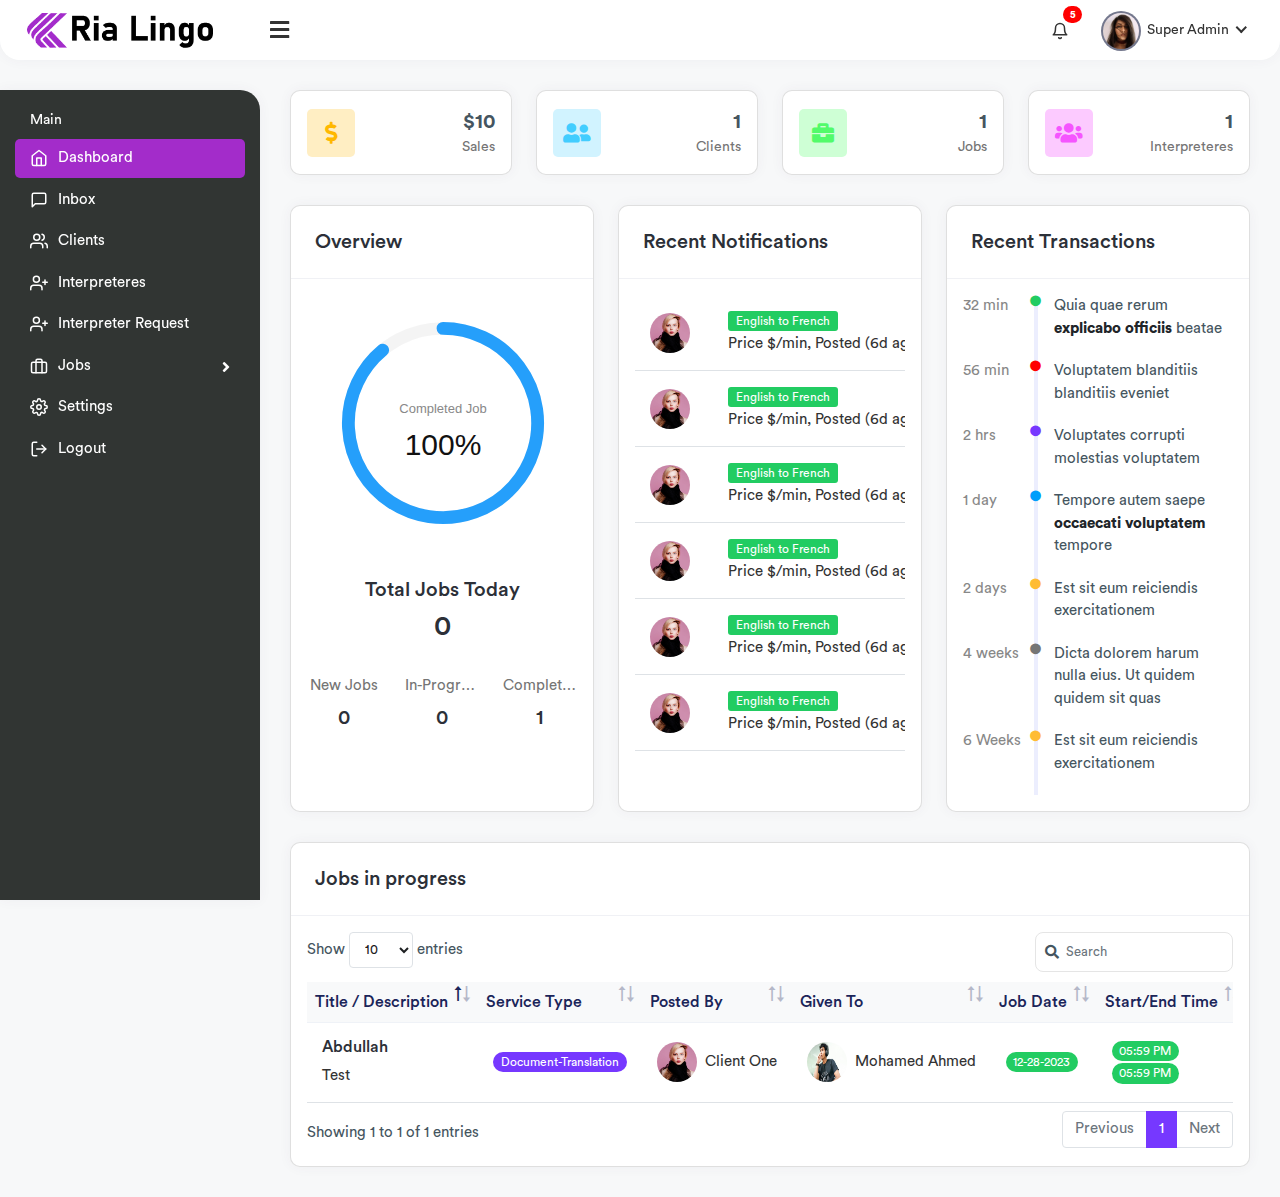
<file: admin/index.html>
<!DOCTYPE html>
<html lang="en">

<head>
    <meta charset="utf-8">
    <meta name="viewport" content="width=device-width, initial-scale=1.0, user-scalable=0">
    <title>Admin Dashboard - Rialingo</title>
    <link rel="shortcut icon" href="assets/img/favicon.png">
    <link rel="stylesheet" href="assets/css/bootstrap.min.css">
    <link rel="stylesheet" href="assets/plugins/fontawesome/css/fontawesome.min.css">
    <link rel="stylesheet" href="assets/plugins/fontawesome/css/all.min.css">
    <link rel="stylesheet" href="assets/plugins/datatables/datatables.min.css">
    <link rel="stylesheet" href="assets/css/style.css">
    
</head>

<body class="nk-body bg-lighter npc-default has-sidebar no-touch nk-nio-theme">
    <div class="main-wrapper">
        <div class="header header-one">
            <div class="header-left header-left-one">
                <a href="index.html" class="logo">
                    <img src="assets/img/logo.png" alt="Logo">
                </a>
                <a href="index.html" class="white-logo">
                    <img src="assets/img/logo-white.png" alt="Logo">
                </a>
                <a href="index.html" class="logo logo-small">
                    <img src="assets/img/logo-small.png" alt="Logo" width="30" height="30">
                </a>
            </div>
            <a href="javascript:void(0);" id="toggle_btn">
                <i class="fas fa-bars"></i>
            </a>
            <a class="mobile_btn" id="mobile_btn">
                <i class="fas fa-bars"></i>
            </a>
            <ul class="nav nav-tabs user-menu">
                
                <li class="nav-item dropdown">
                    <a href="#" class="dropdown-toggle nav-link" data-bs-toggle="dropdown">
                        <i data-feather="bell"></i> <span class="badge rounded-pill">5</span>
                    </a>
                    <div class="dropdown-menu notifications">
                        <div class="topnav-dropdown-header">
                            <span class="notification-title">Notifications</span>
                            <a href="javascript:void(0)" class="clear-noti"> Clear All</a>
                        </div>
                        <div class="noti-content">
                            <ul class="notification-list">
                                <li class="notification-message">
                                    <a href="activities.html">
                                        <div class="media d-flex">
                                            <span class="avatar avatar-sm">
                                                <img class="avatar-img rounded-circle" alt=""
                                                    src="assets/img/profiles/avatar-02.jpg">
                                            </span>
                                            <div class="media-body">
                                                <p class="noti-details"><span class="noti-title">Brian Johnson</span>
                                                    paid the invoice <span class="noti-title">#DF65485</span></p>
                                                <p class="noti-time"><span class="notification-time">4 mins ago</span>
                                                </p>
                                            </div>
                                        </div>
                                    </a>
                                </li>
                                <li class="notification-message">
                                    <a href="activities.html">
                                        <div class="media d-flex">
                                            <span class="avatar avatar-sm">
                                                <img class="avatar-img rounded-circle" alt=""
                                                    src="assets/img/profiles/avatar-03.jpg">
                                            </span>
                                            <div class="media-body">
                                                <p class="noti-details"><span class="noti-title">Marie Canales</span>
                                                    has accepted your estimate <span
                                                        class="noti-title">#GTR458789</span></p>
                                                <p class="noti-time"><span class="notification-time">6 mins ago</span>
                                                </p>
                                            </div>
                                        </div>
                                    </a>
                                </li>
                                <li class="notification-message">
                                    <a href="activities.html">
                                        <div class="media d-flex">
                                            <div class="avatar avatar-sm">
                                                <span class="avatar-title rounded-circle bg-primary-light"><i
                                                        class="far fa-user"></i></span>
                                            </div>
                                            <div class="media-body">
                                                <p class="noti-details"><span class="noti-title">New user
                                                        registered</span></p>
                                                <p class="noti-time"><span class="notification-time">8 mins ago</span>
                                                </p>
                                            </div>
                                        </div>
                                    </a>
                                </li>
                                <li class="notification-message">
                                    <a href="activities.html">
                                        <div class="media d-flex">
                                            <span class="avatar avatar-sm">
                                                <img class="avatar-img rounded-circle" alt=""
                                                    src="assets/img/profiles/avatar-04.jpg">
                                            </span>
                                            <div class="media-body">
                                                <p class="noti-details"><span class="noti-title">Barbara Moore</span>
                                                    declined the invoice <span class="noti-title">#RDW026896</span></p>
                                                <p class="noti-time"><span class="notification-time">12 mins ago</span>
                                                </p>
                                            </div>
                                        </div>
                                    </a>
                                </li>
                                <li class="notification-message">
                                    <a href="activities.html">
                                        <div class="media d-flex">
                                            <div class="avatar avatar-sm">
                                                <span class="avatar-title rounded-circle bg-info-light"><i
                                                        class="far fa-comment"></i></span>
                                            </div>
                                            <div class="media-body">
                                                <p class="noti-details"><span class="noti-title">You have received a new
                                                        message</span></p>
                                                <p class="noti-time"><span class="notification-time">2 days ago</span>
                                                </p>
                                            </div>
                                        </div>
                                    </a>
                                </li>
                            </ul>
                        </div>
                        <div class="topnav-dropdown-footer">
                            <a href="activities.html">View all Notifications</a>
                        </div>
                    </div>
                </li>

                <li class="nav-item dropdown has-arrow main-drop">
                    <a href="#" class="dropdown-toggle nav-link" data-bs-toggle="dropdown">
                        <span class="user-img">
                            <img src="assets/img/profiles/avatar-01.jpg" alt="">
                            <span class="status online"></span>
                        </span>
                        <span>Super Admin</span>
                    </a>
                    <div class="dropdown-menu">
                        <a class="dropdown-item border-bottom " href="settings.html"><i data-feather="settings" class="me-1"></i>
                            Settings</a>
                        <a class="dropdown-item" href="login.html"><i data-feather="log-out" class="me-1"></i>
                            Logout</a>
                    </div>
                </li>
            </ul>
        </div>

        <div class="sidebar" id="sidebar">
            <div class="sidebar-inner slimscroll">
                <div id="sidebar-menu" class="sidebar-menu">
                    <ul>
                        <li class="menu-title"><span>Main</span></li>
                        <li class="active">
                            <a href="index.html"><i data-feather="home"></i> <span>Dashboard</span></a>
                        </li>
                        <li>
                            <a href="inbox.html"><i data-feather="message-square"></i> <span>Inbox</span></a>
                        </li>
                        <li>
                            <a href="client-list.html"><i data-feather="users"></i> <span>Clients</span></a>
                        </li>
                        <li>
                            <a href="interpreter-list.html"><i data-feather="user-plus"></i> <span>Interpreteres</span></a>
                        </li>
                        <li>
                            <a href="interpreter-request.html"><i data-feather="user-plus"></i> <span>Interpreter Request</span></a>
                        </li>
                        <li class="submenu">
                            <a href="#"><i data-feather="briefcase"></i> <span> Jobs </span> <span class="menu-arrow"></span></a>
                            <ul>
                                <li><a href="#"> Add Job</a></li>
                                <li><a href="#">Manage Job</a></li>
                            </ul>
                        </li>
                        <li>
                            <a href="settings.html"><i data-feather="settings"></i> <span>Settings</span></a>
                        </li>
                        <li>
                            <a href="#"><i data-feather="log-out"></i> <span>Logout</span></a>
                        </li>
                    </ul>
                </div>
            </div>
        </div>

        <div class="page-wrapper">
            <div class="content container-fluid">
                <div class="row">
                    <div class="col-xl-3 col-sm-6 col-12">
                        <div class="card">
                            <div class="card-body">
                                <div class="dash-widget-header justify-content-between ">
                                    <span class="dash-widget-icon bg-1">
                                        <i class="fas fa-dollar-sign"></i>
                                    </span>
                                    <div class="dash-count">
                                        <div class="dash-title">$10</div>
                                        <div class="dash-counts">
                                            <p>Sales</p>
                                        </div>
                                    </div>
                                </div>
                            </div>
                        </div>
                    </div>
                    <div class="col-xl-3 col-sm-6 col-12">
                        <div class="card">
                            <div class="card-body">
                                <div class="dash-widget-header justify-content-between">
                                    <span class="dash-widget-icon bg-2">
                                        <i class="fas fa-user-friends"></i>
                                    </span>
                                    <div class="dash-count">
                                        <div class="dash-title">1</div>
                                        <div class="dash-counts">
                                            <p>Clients</p>
                                        </div>
                                    </div>
                                </div>
                               
                            </div>
                        </div>
                    </div>
                    <div class="col-xl-3 col-sm-6 col-12">
                        <div class="card">
                            <div class="card-body">
                                <div class="dash-widget-header justify-content-between">
                                    <span class="dash-widget-icon bg-3">
                                        <i class="fas fa-briefcase"></i>
                                    </span>
                                    <div class="dash-count">
                                        <div class="dash-title">1</div>
                                        <div class="dash-counts">
                                            <p>Jobs</p>
                                        </div>
                                    </div>
                                </div>
                            </div>
                        </div>
                    </div>
                    <div class="col-xl-3 col-sm-6 col-12">
                        <div class="card">
                            <div class="card-body">
                                <div class="dash-widget-header justify-content-between">
                                    <span class="dash-widget-icon bg-4">
                                        <i class="fas fa-users"></i>
                                    </span>
                                    <div class="dash-count">
                                        <div class="dash-title">1</div>
                                        <div class="dash-counts">
                                            <p>Interpreteres</p>
                                        </div>
                                    </div>
                                </div>
                            </div>
                        </div>
                    </div>
                </div>
                <div class="row">
                    <div class="col-xl-4 d-flex">
                        <div class="card flex-fill">
                            <div class="card-header">
                                <div class="d-flex justify-content-between align-items-center">
                                    <h5 class="card-title">Overview</h5>
                                </div>
                            </div>
                            <div class="card-body">
                                <div id="chart">
                                    <apexchart type="radialBar" height="350" :options="chartOptions" :series="series"></apexchart>
                                </div>
                                <div class="text-center text-muted">
                                    <div class="row">
                                        <div class="col">
                                            <div class="mt-4">
                                                <h5 class="mb-2 text-truncate"> Total Jobs Today</h5>
                                                <h3>0</h3>
                                            </div>
                                        </div>
                                    </div>
                                </div>
                                <div class="text-center text-muted">
                                    <div class="row">
                                        <div class="col-4">
                                            <div class="mt-4">
                                                <p class="mb-2 text-truncate"> New Jobs</p>
                                                <h5>0</h5>
                                            </div>
                                        </div>
                                        <div class="col-4">
                                            <div class="mt-4">
                                                <p class="mb-2 text-truncate"> In-Progress Jobs</p>
                                                <h5>0</h5>
                                            </div>
                                        </div>
                                        <div class="col-4">
                                            <div class="mt-4">
                                                <p class="mb-2 text-truncate"> Completed Jobs</p>
                                                <h5>1</h5>
                                            </div>
                                        </div>
                                    </div>
                                </div>
                            </div>
                            
                        </div>
                    </div>
                    <div class="col-xl-4 d-flex">
                        <div class="card flex-fill">
                            <div class="card-header">
                                <div class="d-flex justify-content-between align-items-center">
                                    <h5 class="card-title">Recent Notifications</h5>
                                </div>
                            </div>
                            <div class="card-body">
                                <div class="table-responsive">
                                    <table class="table table-stripped table-hover">
                                        <tr>
                                            <td>
                                                <h2 class="table-avatar">
                                                    <a href="#"><img class="avatar avatar-sm me-2 avatar-img rounded-circle" src="assets/img/profiles/avatar-04.jpg" alt="User Image"> </a>
                                                </h2>
                                            </td>
                                            <td>
                                                <span class="badge bg-success">English to French</span>
                                                <p class="fw-normal  ">Price $/min, Posted (6d ago)</p>
                                            </td>
                                            <td>
                                                <span>
                                                    <a href="#" class="badge bg-success-light px-3 fw-bold">View</a>
                                                </span>
                                            </td>
                                        </tr>
                                        <tr>
                                            <td>
                                                <h2 class="table-avatar">
                                                    <a href="#"><img class="avatar avatar-sm me-2 avatar-img rounded-circle" src="assets/img/profiles/avatar-04.jpg" alt="User Image"> </a>
                                                </h2>
                                            </td>
                                            <td>
                                                <span class="badge bg-success">English to French</span>
                                                <p class="fw-normal  ">Price $/min, Posted (6d ago)</p>
                                            </td>
                                            <td>
                                                <span>
                                                    <a href="#" class="badge bg-success-light px-3 fw-bold">View</a>
                                                </span>
                                            </td>
                                        </tr>
                                        <tr>
                                            <td>
                                                <h2 class="table-avatar">
                                                    <a href="#"><img class="avatar avatar-sm me-2 avatar-img rounded-circle" src="assets/img/profiles/avatar-04.jpg" alt="User Image"> </a>
                                                </h2>
                                            </td>
                                            <td>
                                                <span class="badge bg-success">English to French</span>
                                                <p class="fw-normal  ">Price $/min, Posted (6d ago)</p>
                                            </td>
                                            <td>
                                                <span>
                                                    <a href="#" class="badge bg-success-light px-3 fw-bold">View</a>
                                                </span>
                                            </td>
                                        </tr>
                                        <tr>
                                            <td>
                                                <h2 class="table-avatar">
                                                    <a href="#"><img class="avatar avatar-sm me-2 avatar-img rounded-circle" src="assets/img/profiles/avatar-04.jpg" alt="User Image"> </a>
                                                </h2>
                                            </td>
                                            <td>
                                                <span class="badge bg-success">English to French</span>
                                                <p class="fw-normal  ">Price $/min, Posted (6d ago)</p>
                                            </td>
                                            <td>
                                                <span>
                                                    <a href="#" class="badge bg-success-light px-3 fw-bold">View</a>
                                                </span>
                                            </td>
                                        </tr>
                                        <tr>
                                            <td>
                                                <h2 class="table-avatar">
                                                    <a href="#"><img class="avatar avatar-sm me-2 avatar-img rounded-circle" src="assets/img/profiles/avatar-04.jpg" alt="User Image"> </a>
                                                </h2>
                                            </td>
                                            <td>
                                                <span class="badge bg-success">English to French</span>
                                                <p class="fw-normal  ">Price $/min, Posted (6d ago)</p>
                                            </td>
                                            <td>
                                                <span>
                                                    <a href="#" class="badge bg-success-light px-3 fw-bold">View</a>
                                                </span>
                                            </td>
                                        </tr>
                                        <tr>
                                            <td>
                                                <h2 class="table-avatar">
                                                    <a href="#"><img class="avatar avatar-sm me-2 avatar-img rounded-circle" src="assets/img/profiles/avatar-04.jpg" alt="User Image"> </a>
                                                </h2>
                                            </td>
                                            <td>
                                                <span class="badge bg-success">English to French</span>
                                                <p class="fw-normal  ">Price $/min, Posted (6d ago)</p>
                                            </td>
                                            <td>
                                                <span>
                                                    <a href="#" class="badge bg-success-light px-3 fw-bold">View</a>
                                                </span>
                                            </td>
                                        </tr>
                                    </table>
                                </div>
                            </div>
                            
                        </div>
                    </div>
                    <div class="col-xl-4 d-flex">
                        <div class="card flex-fill">
                            <div class="card-header">
                                <div class="d-flex justify-content-between align-items-center">
                                    <h5 class="card-title">Recent Transactions</h5>
                                </div>
                            </div>
                            <div class="card-body">
                                <div class="activity">
                                    <div class="activity-item d-flex">
                                      <div class="activite-label">32 min</div>
                                      <i class='fa fa-circle activity-badge text-success align-self-start'></i>
                                      <div class="activity-content">
                                        Quia quae rerum <a href="#" class="fw-bold text-dark">explicabo officiis</a> beatae
                                      </div>
                                    </div><!-- End activity item-->
                                    <div class="activity-item d-flex">
                                      <div class="activite-label">56 min</div>
                                      <i class='fa fa-circle activity-badge text-danger align-self-start'></i>
                                      <div class="activity-content">
                                        Voluptatem blanditiis blanditiis eveniet
                                      </div>
                                    </div><!-- End activity item-->
                                    <div class="activity-item d-flex">
                                      <div class="activite-label">2 hrs</div>
                                      <i class='fa fa-circle activity-badge text-primary align-self-start'></i>
                                      <div class="activity-content">
                                        Voluptates corrupti molestias voluptatem
                                      </div>
                                    </div><!-- End activity item-->
                                    <div class="activity-item d-flex">
                                      <div class="activite-label">1 day</div>
                                      <i class='fa fa-circle activity-badge text-info align-self-start'></i>
                                      <div class="activity-content">
                                        Tempore autem saepe <a href="#" class="fw-bold text-dark">occaecati voluptatem</a> tempore
                                      </div>
                                    </div><!-- End activity item-->
                                    <div class="activity-item d-flex">
                                      <div class="activite-label">2 days</div>
                                      <i class='fa fa-circle activity-badge text-warning align-self-start'></i>
                                      <div class="activity-content">
                                        Est sit eum reiciendis exercitationem
                                      </div>
                                    </div><!-- End activity item-->
                                    <div class="activity-item d-flex">
                                      <div class="activite-label">4 weeks</div>
                                      <i class='fa fa-circle activity-badge text-muted align-self-start'></i>
                                      <div class="activity-content">
                                        Dicta dolorem harum nulla eius. Ut quidem quidem sit quas
                                      </div>
                                    </div><!-- End activity item-->
                                    <div class="activity-item d-flex">
                                        <div class="activite-label">6 Weeks</div>
                                        <i class='fa fa-circle activity-badge text-warning align-self-start'></i>
                                        <div class="activity-content">
                                          Est sit eum reiciendis exercitationem
                                        </div>
                                      </div><!-- End activity item-->
                    
                                </div>
                            </div>
                            
                        </div>
                    </div>
                </div>
                <div class="row">
                    <div class="col-md-12 col-sm-12">
                        <div class="card">
                            <div class="card-header">
                                <div class="row">
                                    <div class="col">
                                        <h5 class="card-title">Jobs in progress</h5>
                                    </div>
                                </div>
                            </div>
                            <div class="card-body">
                                <div class="table-responsive">
                                    <table class="table table-stripped table-hover datatable">
                                        <thead class="thead-light">
                                            <tr>
                                                <th>Title / Description	</th>
                                                <th>Service Type</th>
                                                <th>Posted By</th>
                                                <th>Given To</th>
                                                <th>Job Date</th>
                                                <th>Start/End Time</th>
                                                <th>Status</th>
                                                <th class="text-right">Action</th>
                                            </tr>
                                        </thead>
                                        <tbody>
                                            <tr>
                                                <td><h6>Abdullah</h6><p>Test</p></td>
                                                <td><span class="badge bg-primary  rounded-pill">Document-Translation</span></td>
                                                <td>
                                                    <h2 class="table-avatar">
                                                        <a href="#"><img class="avatar avatar-sm me-2 avatar-img rounded-circle" src="assets/img/profiles/avatar-04.jpg" alt="User Image">Client One</a>
                                                    </h2>
                                                </td>
                                                <td>
                                                    <h2 class="table-avatar">
                                                        <a href="#"><img class="avatar avatar-sm me-2 avatar-img rounded-circle" src="assets/img/profiles/avatar-02.jpg" alt="User Image">Mohamed Ahmed</a>
                                                    </h2>
                                                </td>
                                                <td>
                                                    <span class="badge bg-success rounded-pill ">12-28-2023</span>
                                                </td>
                                                <td>
                                                    <span class="badge bg-success rounded-pill">05:59 PM</span><br>
                                                    <span class="badge bg-success rounded-pill">05:59 PM</span>
                                                </td>
                                                <td><span class="badge bg-warning">In-Progress</span></td>
                                                <td class="text-center ">
                                                    <div class="dropdown dropdown-action">
                                                        <a href="#" class="action-icon dropdown-toggle"
                                                            data-bs-toggle="dropdown" aria-expanded="false"><i
                                                                class="fas fa-ellipsis-v"></i></a>
                                                        <div class="dropdown-menu dropdown-menu-right">
                                                            <a class="dropdown-item" href="view-invoice.html"><i
                                                                    class="far fa-eye me-2"></i>View</a>
                                                            
                                                        </div>
                                                    </div>
                                                </td>
                                            </tr>
                                            
                                        </tbody>
                                    </table>
                                </div>
                            </div>
                        </div>
                    </div>
                </div>
            </div>
        </div>
    </div>

    <script src="assets/js/jquery-3.6.0.min.js"></script>
    <script src="assets/js/bootstrap.bundle.min.js"></script>
    <script src="assets/js/feather.min.js"></script>
    <script src="assets/plugins/slimscroll/jquery.slimscroll.min.js"></script>
    <script src="assets/plugins/apexchart/apexcharts.min.js"></script>
    <script src="assets/plugins/apexchart/chart-data.js"></script>
    <script src="assets/plugins/datatables/jquery.dataTables.min.js"></script>
    <script src="assets/plugins/datatables/datatables.min.js"></script>

    <script src="assets/js/script.js"></script>
    <script src="assets/js/chart.js"></script>
</body>

</html>
</file>
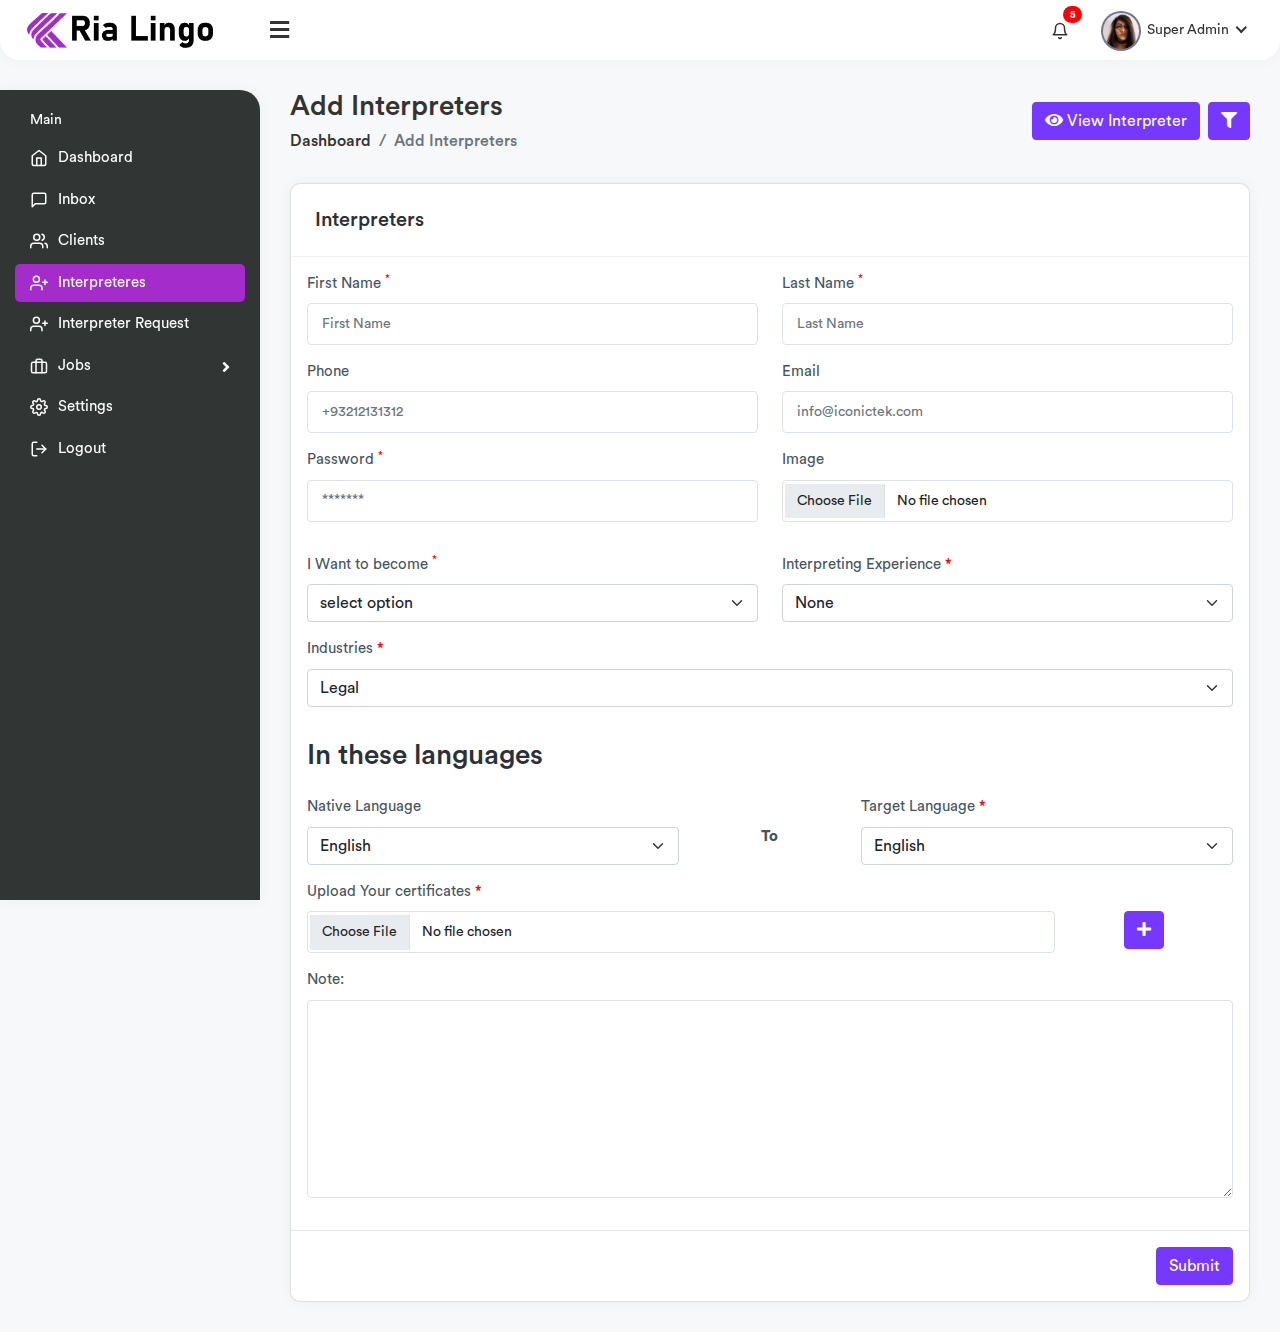
<file: admin/add-interpreter.html>
<!DOCTYPE html>
<html lang="en">

<head>
    <meta charset="utf-8">
    <meta name="viewport" content="width=device-width, initial-scale=1.0, user-scalable=0">
    <title>Client - Rialingo</title>
    <link rel="shortcut icon" href="assets/img/favicon.png">
    <link rel="stylesheet" href="assets/css/bootstrap.min.css">
    <link rel="stylesheet" href="assets/plugins/fontawesome/css/fontawesome.min.css">
    <link rel="stylesheet" href="assets/plugins/fontawesome/css/all.min.css">
    <link rel="stylesheet" href="assets/css/style.css">
    
</head>

<body class="nk-body bg-lighter npc-default has-sidebar no-touch nk-nio-theme">
    <div class="main-wrapper">
        <div class="header header-one">
            <div class="header-left header-left-one">
                <a href="index.html" class="logo">
                    <img src="assets/img/logo.png" alt="Logo">
                </a>
                <a href="index.html" class="white-logo">
                    <img src="assets/img/logo-white.png" alt="Logo">
                </a>
                <a href="index.html" class="logo logo-small">
                    <img src="assets/img/logo-small.png" alt="Logo" width="30" height="30">
                </a>
            </div>
            <a href="javascript:void(0);" id="toggle_btn">
                <i class="fas fa-bars"></i>
            </a>
            <a class="mobile_btn" id="mobile_btn">
                <i class="fas fa-bars"></i>
            </a>
            <ul class="nav nav-tabs user-menu">
                
                <li class="nav-item dropdown">
                    <a href="#" class="dropdown-toggle nav-link" data-bs-toggle="dropdown">
                        <i data-feather="bell"></i> <span class="badge rounded-pill">5</span>
                    </a>
                    <div class="dropdown-menu notifications">
                        <div class="topnav-dropdown-header">
                            <span class="notification-title">Notifications</span>
                            <a href="javascript:void(0)" class="clear-noti"> Clear All</a>
                        </div>
                        <div class="noti-content">
                            <ul class="notification-list">
                                <li class="notification-message">
                                    <a href="activities.html">
                                        <div class="media d-flex">
                                            <span class="avatar avatar-sm">
                                                <img class="avatar-img rounded-circle" alt=""
                                                    src="assets/img/profiles/avatar-02.jpg">
                                            </span>
                                            <div class="media-body">
                                                <p class="noti-details"><span class="noti-title">Brian Johnson</span>
                                                    paid the invoice <span class="noti-title">#DF65485</span></p>
                                                <p class="noti-time"><span class="notification-time">4 mins ago</span>
                                                </p>
                                            </div>
                                        </div>
                                    </a>
                                </li>
                                <li class="notification-message">
                                    <a href="activities.html">
                                        <div class="media d-flex">
                                            <span class="avatar avatar-sm">
                                                <img class="avatar-img rounded-circle" alt=""
                                                    src="assets/img/profiles/avatar-03.jpg">
                                            </span>
                                            <div class="media-body">
                                                <p class="noti-details"><span class="noti-title">Marie Canales</span>
                                                    has accepted your estimate <span
                                                        class="noti-title">#GTR458789</span></p>
                                                <p class="noti-time"><span class="notification-time">6 mins ago</span>
                                                </p>
                                            </div>
                                        </div>
                                    </a>
                                </li>
                                <li class="notification-message">
                                    <a href="activities.html">
                                        <div class="media d-flex">
                                            <div class="avatar avatar-sm">
                                                <span class="avatar-title rounded-circle bg-primary-light"><i
                                                        class="far fa-user"></i></span>
                                            </div>
                                            <div class="media-body">
                                                <p class="noti-details"><span class="noti-title">New user
                                                        registered</span></p>
                                                <p class="noti-time"><span class="notification-time">8 mins ago</span>
                                                </p>
                                            </div>
                                        </div>
                                    </a>
                                </li>
                                <li class="notification-message">
                                    <a href="activities.html">
                                        <div class="media d-flex">
                                            <span class="avatar avatar-sm">
                                                <img class="avatar-img rounded-circle" alt=""
                                                    src="assets/img/profiles/avatar-04.jpg">
                                            </span>
                                            <div class="media-body">
                                                <p class="noti-details"><span class="noti-title">Barbara Moore</span>
                                                    declined the invoice <span class="noti-title">#RDW026896</span></p>
                                                <p class="noti-time"><span class="notification-time">12 mins ago</span>
                                                </p>
                                            </div>
                                        </div>
                                    </a>
                                </li>
                                <li class="notification-message">
                                    <a href="activities.html">
                                        <div class="media d-flex">
                                            <div class="avatar avatar-sm">
                                                <span class="avatar-title rounded-circle bg-info-light"><i
                                                        class="far fa-comment"></i></span>
                                            </div>
                                            <div class="media-body">
                                                <p class="noti-details"><span class="noti-title">You have received a new
                                                        message</span></p>
                                                <p class="noti-time"><span class="notification-time">2 days ago</span>
                                                </p>
                                            </div>
                                        </div>
                                    </a>
                                </li>
                            </ul>
                        </div>
                        <div class="topnav-dropdown-footer">
                            <a href="activities.html">View all Notifications</a>
                        </div>
                    </div>
                </li>

                <li class="nav-item dropdown has-arrow main-drop">
                    <a href="#" class="dropdown-toggle nav-link" data-bs-toggle="dropdown">
                        <span class="user-img">
                            <img src="assets/img/profiles/avatar-01.jpg" alt="">
                            <span class="status online"></span>
                        </span>
                        <span>Super Admin</span>
                    </a>
                    <div class="dropdown-menu">
                        <a class="dropdown-item border-bottom " href="settings.html"><i data-feather="settings" class="me-1"></i>
                            Settings</a>
                        <a class="dropdown-item" href="login.html"><i data-feather="log-out" class="me-1"></i>
                            Logout</a>
                    </div>
                </li>
            </ul>
        </div>

        <div class="sidebar" id="sidebar">
            <div class="sidebar-inner slimscroll">
                <div id="sidebar-menu" class="sidebar-menu">
                    <ul>
                        <li class="menu-title"><span>Main</span></li>
                        <li>
                            <a href="index.html"><i data-feather="home"></i> <span>Dashboard</span></a>
                        </li>
                        <li>
                            <a href="inbox.html"><i data-feather="message-square"></i> <span>Inbox</span></a>
                        </li>
                        <li>
                            <a href="client-list.html"><i data-feather="users"></i> <span>Clients</span></a>
                        </li>
                        <li class="active">
                            <a href="interpreter-list.html"><i data-feather="user-plus"></i> <span>Interpreteres</span></a>
                        </li>
                        <li>
                            <a href="interpreter-request.html"><i data-feather="user-plus"></i> <span>Interpreter Request</span></a>
                        </li>
                        <li class="submenu">
                            <a href="#"><i data-feather="briefcase"></i> <span> Jobs </span> <span class="menu-arrow"></span></a>
                            <ul>
                                <li><a href="#"> Add Job</a></li>
                                <li><a href="#">Manage Job</a></li>
                            </ul>
                        </li>
                        <li>
                            <a href="settings.html"><i data-feather="settings"></i> <span>Settings</span></a>
                        </li>
                        <li>
                            <a href="#"><i data-feather="log-out"></i> <span>Logout</span></a>
                        </li>
                    </ul>
                </div>
            </div>
        </div>

        <div class="page-wrapper">
            <div class="content container-fluid">
                <div class="page-header">
                    <div class="row align-items-center">
                      <div class="col">
                        <h3 class="page-title">Add Interpreters</h3>
                        <ul class="breadcrumb">
                          <li class="breadcrumb-item">
                            <a href="index.html">Dashboard</a>
                          </li>
                          <li class="breadcrumb-item active">Add Interpreters</li>
                        </ul>
                      </div>
                      <div class="col-auto">
                        <a href="interpreter-list.html" class="btn btn-primary me-1">
                          <i class="fas fa-eye"></i> View Interpreter
                        </a>
                        <a class="btn btn-primary filter-btn" href="javascript:void(0);" id="filter_search"> <i class="fas fa-filter"></i>
                        </a>
                      </div>
                    </div>
                </div>
                <div class="row">
                    <div class="col-md-12 col-sm-12">
                        <div class="card">
                            <div class="card-header">
                                <div class="row">
                                    <div class="col">
                                        <h5 class="card-title">Interpreters</h5>
                                    </div>
                                </div>
                            </div>
                            <div class="card-body">
                                <form action="#">
                                    <div class="row">
                                        <div class="col-sm-6 mb-3">
                                            <label class="form-label" for="skill">First Name <sup class="text-danger">*</sup></label>
                                            <input type="text" class="form-control dt-full-name" id="startTime" placeholder="First Name" name="first_name" required="">
                                        </div>
                                        <div class="col-sm-6 mb-3">
                                            <label class="form-label" for="skill">Last Name <sup class="text-danger">*</sup></label>
                                            <input type="text" class="form-control dt-full-name" id="startTime" placeholder="Last Name" name="last_name" required="">
                                        </div>
                                        <div class="col-sm-6 mb-3">
                                            <label class="form-label" for="basic-icon-default-uname">Phone</label>
                                            <input type="tel" id="basic-icon-default-uname" class="form-control dt-uname" placeholder="+93212131312" aria-label="jdoe1" aria-describedby="basic-icon-default-uname2" name="phone">
                                        </div>
                                        <div class="col-sm-6 mb-3">
                                            <label class="form-label" for="basic-icon-default-uname">Email</label>
                                            <input type="email" id="basic-icon-default-uname" class="form-control dt-uname" placeholder="info@iconictek.com" aria-label="jdoe1" aria-describedby="basic-icon-default-uname2" name="phone">
                                        </div>
                                        <div class="col-md-6 mb-3">
                                            <div class="mb-3">
                                                <label class="form-label" for="basic-icon-default-email">Password <sup class="text-danger">*</sup></label>
                                                <input type="password" id="basic-icon-default-email" required="" class="form-control dt-email" placeholder="*******" aria-label="john.doe@example.com" aria-describedby="basic-icon-default-email2" name="password" autocomplete="new-password">
                                            </div>
                                        </div>
                                        <div class="col-sm-6 mb-3">
                                            <label class="form-label" for="basic-icon-default-uname">Image</label>
                                            <input type="file" id="basic-icon-default-uname" class="form-control dt-uname" aria-label="jdoe1" aria-describedby="basic-icon-default-uname2" name="image">
                                        </div>
                                        <div class="col-sm-6 mb-3">
                                            <label class="form-label" for="skill">I Want to become <sup class="text-danger">*</sup></label>
                                            <select class="form-select" name="job_type" aria-label="Default select example">
                                                <option selected="" disabled="">select option</option>
                                                <option value="Translator">Translator</option>
                                                <option value="Interpreter">Interpreter</option>
                                            </select>
                                        </div>
                                        <div class="col-md-6 mb-3">
                                            <label for="inputAddress" class="form-label lab-text">Interpreting Experience <span style="color: red">*</span></label>
                                            <select class="form-select" name="experience" required="" aria-label="Default select example">
                                                <option selected="" value="0">None</option>
                                                <option value="1">Less than 1 year</option>
                                                <option value="1-2">1-2 years</option>
                                                <option value="2+">2+ years</option>
                                            </select>
                                        </div>
                                        <div class="col-md-12 mb-3">
                                            <label for="inputAddress" class="form-label lab-text">Industries <span style="color: red">*</span></label>
                                            <select class="form-select" name="industry" required="" aria-label="Default select example">
                                                <option selected="" value="Legal">Legal</option>
                                                <option value="Medical">Medical</option>
                                                <option value="Educational">Educational</option>
                                                <option value="Global Meetings Conference">Global Meetings Conference</option>
                                                <option value="Sign Language Assistance">Sign Language Assistance</option>
                                                <option value="Employment">Employment</option>
                                                <option value="Special Event">Special Event</option>
                                                <option value="Other">Other</option>
                                            </select>
                                        </div>
                                        <div class="col-md-12 mt-3 mb-3">
                                            <h3 class="label-text">In these languages </h3>
                                        </div>
                                        <div class="col-sm-12 mb-3">
                                            <div class="row">
                                                <div class="col-sm-5">
                                                    <label class="mb-2">Native Language</label>
                                                    <select class="form-select" name="native_lang" required="" aria-label="Default select example">
                                                        <option selected="" value="English">English</option>
                                                        <option value="Somali">Somali</option>
                                                        <option value="Arabic">Arabic</option>
                                                        <option value="Oromo">Oromo</option>
                                                        <option value="Dari and Pashto">Dari and Pashto</option>
                                                        <option value="Hmong">Hmong</option>
                                                    </select>
                                                </div>
                                                <div class="col-sm-2">
                                                    <p  style="margin-top: 30px; text-align: center"><b>To</b></p>
                                                </div>
                                                <div class="col-sm-5">
                                                    <label for="inputAddress" class="form-label lab-text">Target Language <span style="color: red">*</span></label>
                                                    <select class="form-select" name="target_lang" required="" aria-label="Default select example">
                                                        <option selected="" value="English">English</option>
                                                        <option value="Somali">Somali</option>
                                                        <option value="Arabic">Arabic</option>
                                                        <option value="Oromo">Oromo</option>
                                                        <option value="Dari and Pashto">Dari and Pashto</option>
                                                        <option value="Hmong">Hmong</option>
                                                    </select>
                                                </div>
                                            </div>
                                        </div>
                                        <div class="row">
                                            <div class="col-sm-12">
                                                <div >
                                                    <div class="row">
                                                        <div class="col-md-10 mb-3" id="upl-file">
                                                            <label for="inputAddress" class="form-label lab-text">Upload Your certificates <span style="color: red">*</span></label>
                                                            <input class="form-control" name="certificate[]" type="file" required="" id="formFile">
                                                        </div>
                                                        <div class="col-md-2">
                                                            <div class="text-center mt">
                                                                <a type="button" class="btn btn-primary" id="showButton">
                                                                    <i class="fa fa-plus"></i>
                                                                </a>
                                                            </div>
                                                        </div>
                                                    </div>
                                                </div>
                                                <div id="targetRow" style="display: none;">
                                                    <div class="row">
                                                        <div class="col-md-10 mb-3" id="upl-file">
                                                            <label for="inputAddress" class="form-label lab-text">Upload Your certificates <span style="color: red">*</span></label>
                                                            <input class="form-control" name="certificate[]" type="file" required="" id="formFile">
                                                        </div>
                                                        <div class="col-md-2">
                                                            <div class="text-center mt">
                                                                <a type="button" class="btn btn-danger " id="hideButton">
                                                                    <i class="fa fa-minus"></i>
                                                                </a>
                                                            </div>
                                                        </div>
                                                    </div>
                                                </div>
                                            </div>
                                        </div>
                                        <div class="col-md-12 mb-3">
                                            <label for="inputAddress" class="form-label lab-text">Note: </label>
                                            <textarea class="form-control" name="note" id="" cols="30" rows="8"></textarea>
                                        </div>
                                    </div>
                                </form>
                            </div>
                            <div class="card-footer">
                                <div class="text-end">
                                    <button type="button" class="btn btn-primary">Submit</button>
                                </div>
                            </div>
                        </div>
                    </div>
                </div>
            </div>
        </div>
    </div>

    <script src="assets/js/jquery-3.6.0.min.js"></script>
    <script src="assets/js/bootstrap.bundle.min.js"></script>
    <script src="assets/js/feather.min.js"></script>
    <script src="assets/plugins/slimscroll/jquery.slimscroll.min.js"></script>

    <script src="assets/js/script.js"></script>
    <script src="assets/js/chart.js"></script>
    <script>
        $(document).ready(function(){
          $('#showButton').on('click', function(){
            $('#targetRow').show();
          });
        });
        $(document).ready(function(){
          $('#hideButton').on('click', function(){
            $('#targetRow').hide();
          });
        });
    </script>
    
</body>

</html>
</file>
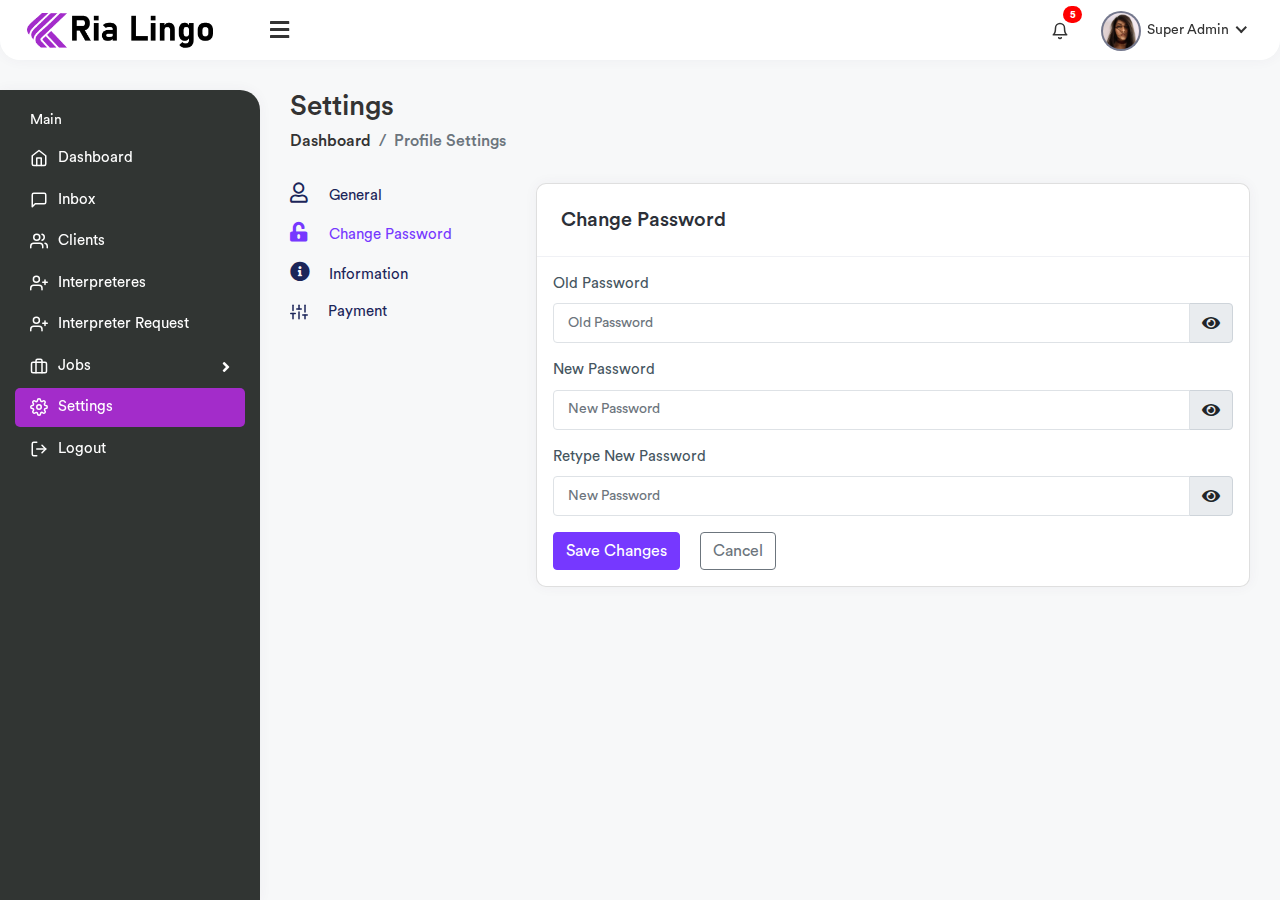
<file: admin/change-password.html>
<!DOCTYPE html>
<html lang="en">

<head>
    <meta charset="utf-8">
    <meta name="viewport" content="width=device-width, initial-scale=1.0, user-scalable=0">
    <title>Settings - Rialingo</title>
    <link rel="shortcut icon" href="assets/img/favicon.png">
    <link rel="stylesheet" href="assets/css/bootstrap.min.css">
    <link rel="stylesheet" href="assets/plugins/fontawesome/css/fontawesome.min.css">
    <link rel="stylesheet" href="assets/plugins/fontawesome/css/all.min.css">
    <link rel="stylesheet" href="assets/css/style.css">
    
</head>

<body class="nk-body bg-lighter npc-default has-sidebar no-touch nk-nio-theme">
    <div class="main-wrapper">
        <div class="header header-one">
            <div class="header-left header-left-one">
                <a href="index.html" class="logo">
                    <img src="assets/img/logo.png" alt="Logo">
                </a>
                <a href="index.html" class="white-logo">
                    <img src="assets/img/logo-white.png" alt="Logo">
                </a>
                <a href="index.html" class="logo logo-small">
                    <img src="assets/img/logo-small.png" alt="Logo" width="30" height="30">
                </a>
            </div>
            <a href="javascript:void(0);" id="toggle_btn">
                <i class="fas fa-bars"></i>
            </a>
            <a class="mobile_btn" id="mobile_btn">
                <i class="fas fa-bars"></i>
            </a>
            <ul class="nav nav-tabs user-menu">
                
                <li class="nav-item dropdown">
                    <a href="#" class="dropdown-toggle nav-link" data-bs-toggle="dropdown">
                        <i data-feather="bell"></i> <span class="badge rounded-pill">5</span>
                    </a>
                    <div class="dropdown-menu notifications">
                        <div class="topnav-dropdown-header">
                            <span class="notification-title">Notifications</span>
                            <a href="javascript:void(0)" class="clear-noti"> Clear All</a>
                        </div>
                        <div class="noti-content">
                            <ul class="notification-list">
                                <li class="notification-message">
                                    <a href="activities.html">
                                        <div class="media d-flex">
                                            <span class="avatar avatar-sm">
                                                <img class="avatar-img rounded-circle" alt=""
                                                    src="assets/img/profiles/avatar-02.jpg">
                                            </span>
                                            <div class="media-body">
                                                <p class="noti-details"><span class="noti-title">Brian Johnson</span>
                                                    paid the invoice <span class="noti-title">#DF65485</span></p>
                                                <p class="noti-time"><span class="notification-time">4 mins ago</span>
                                                </p>
                                            </div>
                                        </div>
                                    </a>
                                </li>
                                <li class="notification-message">
                                    <a href="activities.html">
                                        <div class="media d-flex">
                                            <span class="avatar avatar-sm">
                                                <img class="avatar-img rounded-circle" alt=""
                                                    src="assets/img/profiles/avatar-03.jpg">
                                            </span>
                                            <div class="media-body">
                                                <p class="noti-details"><span class="noti-title">Marie Canales</span>
                                                    has accepted your estimate <span
                                                        class="noti-title">#GTR458789</span></p>
                                                <p class="noti-time"><span class="notification-time">6 mins ago</span>
                                                </p>
                                            </div>
                                        </div>
                                    </a>
                                </li>
                                <li class="notification-message">
                                    <a href="activities.html">
                                        <div class="media d-flex">
                                            <div class="avatar avatar-sm">
                                                <span class="avatar-title rounded-circle bg-primary-light"><i
                                                        class="far fa-user"></i></span>
                                            </div>
                                            <div class="media-body">
                                                <p class="noti-details"><span class="noti-title">New user
                                                        registered</span></p>
                                                <p class="noti-time"><span class="notification-time">8 mins ago</span>
                                                </p>
                                            </div>
                                        </div>
                                    </a>
                                </li>
                                <li class="notification-message">
                                    <a href="activities.html">
                                        <div class="media d-flex">
                                            <span class="avatar avatar-sm">
                                                <img class="avatar-img rounded-circle" alt=""
                                                    src="assets/img/profiles/avatar-04.jpg">
                                            </span>
                                            <div class="media-body">
                                                <p class="noti-details"><span class="noti-title">Barbara Moore</span>
                                                    declined the invoice <span class="noti-title">#RDW026896</span></p>
                                                <p class="noti-time"><span class="notification-time">12 mins ago</span>
                                                </p>
                                            </div>
                                        </div>
                                    </a>
                                </li>
                                <li class="notification-message">
                                    <a href="activities.html">
                                        <div class="media d-flex">
                                            <div class="avatar avatar-sm">
                                                <span class="avatar-title rounded-circle bg-info-light"><i
                                                        class="far fa-comment"></i></span>
                                            </div>
                                            <div class="media-body">
                                                <p class="noti-details"><span class="noti-title">You have received a new
                                                        message</span></p>
                                                <p class="noti-time"><span class="notification-time">2 days ago</span>
                                                </p>
                                            </div>
                                        </div>
                                    </a>
                                </li>
                            </ul>
                        </div>
                        <div class="topnav-dropdown-footer">
                            <a href="activities.html">View all Notifications</a>
                        </div>
                    </div>
                </li>

                <li class="nav-item dropdown has-arrow main-drop">
                    <a href="#" class="dropdown-toggle nav-link" data-bs-toggle="dropdown">
                        <span class="user-img">
                            <img src="assets/img/profiles/avatar-01.jpg" alt="">
                            <span class="status online"></span>
                        </span>
                        <span>Super Admin</span>
                    </a>
                    <div class="dropdown-menu">
                        <a class="dropdown-item border-bottom " href="settings.html"><i data-feather="settings" class="me-1"></i>
                            Settings</a>
                        <a class="dropdown-item" href="login.html"><i data-feather="log-out" class="me-1"></i>
                            Logout</a>
                    </div>
                </li>
            </ul>
        </div>

        <div class="sidebar" id="sidebar">
            <div class="sidebar-inner slimscroll">
                <div id="sidebar-menu" class="sidebar-menu">
                    <ul>
                        <li class="menu-title"><span>Main</span></li>
                        <li>
                            <a href="index.html"><i data-feather="home"></i> <span>Dashboard</span></a>
                        </li>
                        <li>
                            <a href="inbox.html"><i data-feather="message-square"></i> <span>Inbox</span></a>
                        </li>
                        <li>
                            <a href="client-list.html"><i data-feather="users"></i> <span>Clients</span></a>
                        </li>
                        <li>
                            <a href="interpreter-list.html"><i data-feather="user-plus"></i> <span>Interpreteres</span></a>
                        </li>
                        <li>
                            <a href="interpreter-request.html"><i data-feather="user-plus"></i> <span>Interpreter Request</span></a>
                        </li>
                        <li class="submenu">
                            <a href="#"><i data-feather="briefcase"></i> <span> Jobs </span> <span class="menu-arrow"></span></a>
                            <ul>
                                <li><a href="#"> Add Job</a></li>
                                <li><a href="#">Manage Job</a></li>
                            </ul>
                        </li>
                        <li class="active">
                            <a href="settings.html"><i data-feather="settings"></i> <span>Settings</span></a>
                        </li>
                        <li>
                            <a href="#"><i data-feather="log-out"></i> <span>Logout</span></a>
                        </li>
                    </ul>
                </div>
            </div>
        </div>

        <div class="page-wrapper">
            <div class="content container-fluid">
              <div class="page-header">
                <div class="row">
                  <div class="col-sm-6">
                    <h3 class="page-title">Settings</h3>
                    <ul class="breadcrumb">
                      <li class="breadcrumb-item">
                        <a href="index.html">Dashboard</a>
                      </li>
                      <li class="breadcrumb-item active">Profile Settings</li>
                    </ul>
                  </div>
                </div>
              </div>
              <div class="row">
                <div class="col-xl-3 col-md-4">
                  <div class="widget settings-menu">
                    <ul>
                      <li class="nav-item">
                        <a href="settings.html" class="nav-link">
                          <i class="far fa-user"></i> <span> General</span>
                        </a>
                      </li>
                      <li class="nav-item">
                        <a href="change-password.html" class="nav-link active">
                          <i class="fas fa-unlock-alt"></i>
                          <span>Change Password</span>
                        </a>
                      </li>
                      <li class="nav-item">
                        <a href="information.html" class="nav-link">
                          <i class="fa fa-info-circle"></i> <span>Information</span>
                        </a>
                      </li>
                      <li class="nav-item">
                        <a href="payments.html" class="nav-link">
                          <i data-feather="sliders" class="me-3 "></i> <span>Payment</span>
                        </a>
                      </li>
                      
                    </ul>
                  </div>
                </div>
                <div class="col-xl-9 col-md-8">
                  <div class="card">
                    <div class="card-header">
                      <h5 class="card-title"> Change Password</h5>
                    </div>
                    <div class="card-body">
                      <form>
                        <div class="row">
                            <div class="col-12">
                                <div class="mb-3">
                                    <label class="form-label" for="account-old-password">Old Password</label>
                                    <div class="input-group form-password-toggle input-group-merge">
                                        <input type="password" class="form-control" id="account-old-password" name="password" placeholder="Old Password">
                                        <div class="input-group-text cursor-pointer">
                                            <i class="fa fa-eye"></i>
                                        </div>
                                    </div>
                                </div>
                            </div>
                        </div>
                        <div class="row">
                            <div class="col-12">
                                <div class="mb-3">
                                    <label class="form-label" for="account-new-password">New Password</label>
                                    <div class="input-group form-password-toggle input-group-merge">
                                        <input type="password" id="account-new-password" name="newpassword" class="form-control" placeholder="New Password">
                                        <div class="input-group-text cursor-pointer">
                                            <i class="fa fa-eye"></i>
                                        </div>
                                    </div>
                                </div>
                            </div>
                            <div class="col-12">
                                <div class="mb-3">
                                    <label class="form-label" for="account-retype-new-password">Retype New Password</label>
                                    <div class="input-group form-password-toggle input-group-merge">
                                        <input type="password" class="form-control" id="account-retype-new-password" name="confirmnewpassword" placeholder="New Password">
                                        <div class="input-group-text cursor-pointer">
                                            <i class="fa fa-eye"></i>
                                        </div>
                                    </div>
                                </div>
                            </div>
                        </div>
                        <div class="text-start">
                          <button type="submit" class="btn btn-primary me-3 ">Save Changes</button>
                          <button type="reset" class="btn btn-outline-secondary">Cancel</button>
                        </div>
                      </form>
                    </div>
                  </div>
                </div>
              </div>
            </div>
        </div>
    </div>

    <script src="assets/js/jquery-3.6.0.min.js"></script>
    <script src="assets/js/bootstrap.bundle.min.js"></script>
    <script src="assets/js/feather.min.js"></script>
    <script src="assets/plugins/slimscroll/jquery.slimscroll.min.js"></script>

    <script src="assets/js/script.js"></script>
    <script src="assets/js/chart.js"></script>
    
</body>

</html>
</file>
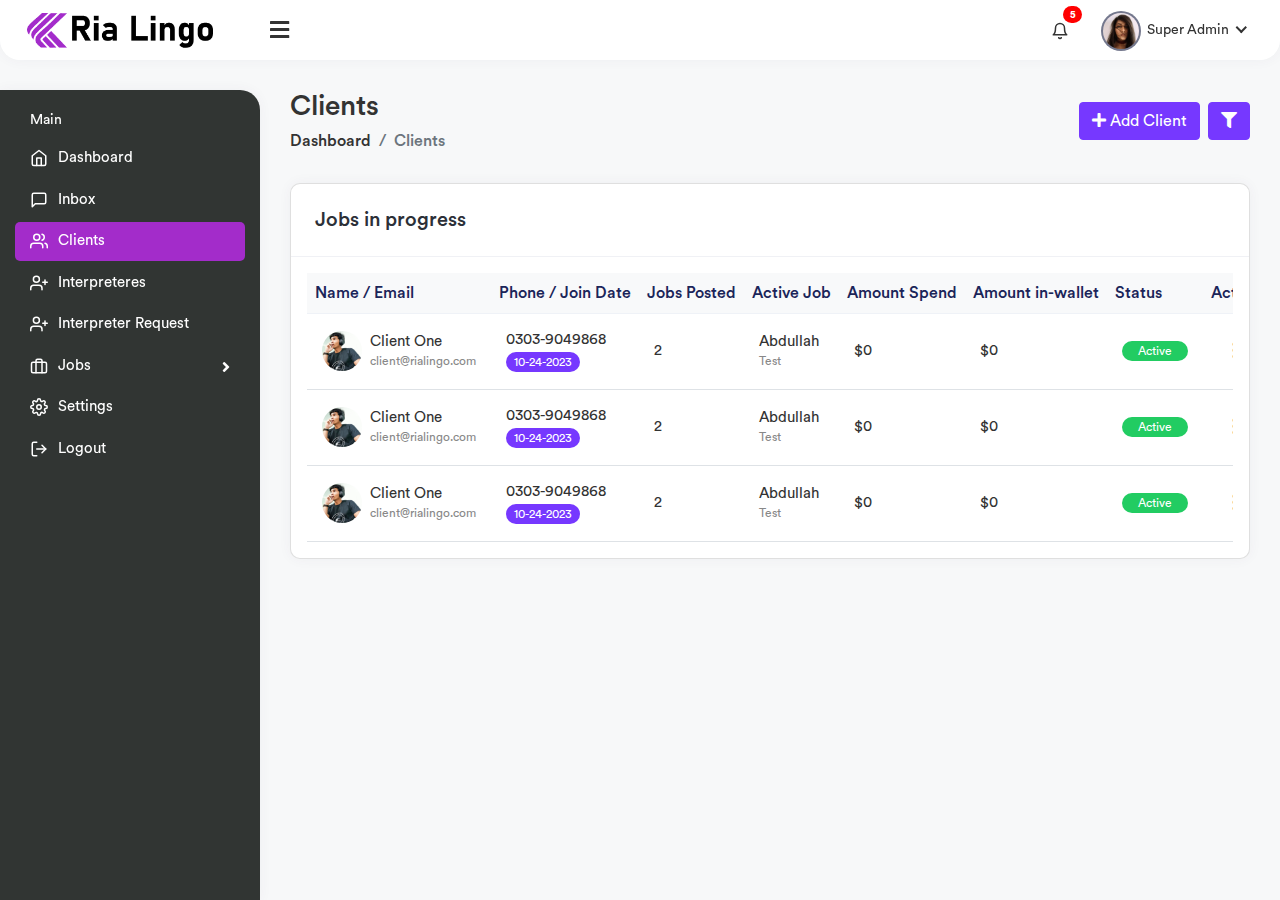
<file: admin/client-list.html>
<!DOCTYPE html>
<html lang="en">

<head>
    <meta charset="utf-8">
    <meta name="viewport" content="width=device-width, initial-scale=1.0, user-scalable=0">
    <title>Client - Rialingo</title>
    <link rel="shortcut icon" href="assets/img/favicon.png">
    <link rel="stylesheet" href="assets/css/bootstrap.min.css">
    <link rel="stylesheet" href="assets/plugins/fontawesome/css/fontawesome.min.css">
    <link rel="stylesheet" href="assets/plugins/fontawesome/css/all.min.css">
    <link rel="stylesheet" href="assets/css/style.css">
    
</head>

<body class="nk-body bg-lighter npc-default has-sidebar no-touch nk-nio-theme">
    <div class="main-wrapper">
        <div class="header header-one">
            <div class="header-left header-left-one">
                <a href="index.html" class="logo">
                    <img src="assets/img/logo.png" alt="Logo">
                </a>
                <a href="index.html" class="white-logo">
                    <img src="assets/img/logo-white.png" alt="Logo">
                </a>
                <a href="index.html" class="logo logo-small">
                    <img src="assets/img/logo-small.png" alt="Logo" width="30" height="30">
                </a>
            </div>
            <a href="javascript:void(0);" id="toggle_btn">
                <i class="fas fa-bars"></i>
            </a>
            <a class="mobile_btn" id="mobile_btn">
                <i class="fas fa-bars"></i>
            </a>
            <ul class="nav nav-tabs user-menu">
                
                <li class="nav-item dropdown">
                    <a href="#" class="dropdown-toggle nav-link" data-bs-toggle="dropdown">
                        <i data-feather="bell"></i> <span class="badge rounded-pill">5</span>
                    </a>
                    <div class="dropdown-menu notifications">
                        <div class="topnav-dropdown-header">
                            <span class="notification-title">Notifications</span>
                            <a href="javascript:void(0)" class="clear-noti"> Clear All</a>
                        </div>
                        <div class="noti-content">
                            <ul class="notification-list">
                                <li class="notification-message">
                                    <a href="activities.html">
                                        <div class="media d-flex">
                                            <span class="avatar avatar-sm">
                                                <img class="avatar-img rounded-circle" alt=""
                                                    src="assets/img/profiles/avatar-02.jpg">
                                            </span>
                                            <div class="media-body">
                                                <p class="noti-details"><span class="noti-title">Brian Johnson</span>
                                                    paid the invoice <span class="noti-title">#DF65485</span></p>
                                                <p class="noti-time"><span class="notification-time">4 mins ago</span>
                                                </p>
                                            </div>
                                        </div>
                                    </a>
                                </li>
                                <li class="notification-message">
                                    <a href="activities.html">
                                        <div class="media d-flex">
                                            <span class="avatar avatar-sm">
                                                <img class="avatar-img rounded-circle" alt=""
                                                    src="assets/img/profiles/avatar-03.jpg">
                                            </span>
                                            <div class="media-body">
                                                <p class="noti-details"><span class="noti-title">Marie Canales</span>
                                                    has accepted your estimate <span
                                                        class="noti-title">#GTR458789</span></p>
                                                <p class="noti-time"><span class="notification-time">6 mins ago</span>
                                                </p>
                                            </div>
                                        </div>
                                    </a>
                                </li>
                                <li class="notification-message">
                                    <a href="activities.html">
                                        <div class="media d-flex">
                                            <div class="avatar avatar-sm">
                                                <span class="avatar-title rounded-circle bg-primary-light"><i
                                                        class="far fa-user"></i></span>
                                            </div>
                                            <div class="media-body">
                                                <p class="noti-details"><span class="noti-title">New user
                                                        registered</span></p>
                                                <p class="noti-time"><span class="notification-time">8 mins ago</span>
                                                </p>
                                            </div>
                                        </div>
                                    </a>
                                </li>
                                <li class="notification-message">
                                    <a href="activities.html">
                                        <div class="media d-flex">
                                            <span class="avatar avatar-sm">
                                                <img class="avatar-img rounded-circle" alt=""
                                                    src="assets/img/profiles/avatar-04.jpg">
                                            </span>
                                            <div class="media-body">
                                                <p class="noti-details"><span class="noti-title">Barbara Moore</span>
                                                    declined the invoice <span class="noti-title">#RDW026896</span></p>
                                                <p class="noti-time"><span class="notification-time">12 mins ago</span>
                                                </p>
                                            </div>
                                        </div>
                                    </a>
                                </li>
                                <li class="notification-message">
                                    <a href="activities.html">
                                        <div class="media d-flex">
                                            <div class="avatar avatar-sm">
                                                <span class="avatar-title rounded-circle bg-info-light"><i
                                                        class="far fa-comment"></i></span>
                                            </div>
                                            <div class="media-body">
                                                <p class="noti-details"><span class="noti-title">You have received a new
                                                        message</span></p>
                                                <p class="noti-time"><span class="notification-time">2 days ago</span>
                                                </p>
                                            </div>
                                        </div>
                                    </a>
                                </li>
                            </ul>
                        </div>
                        <div class="topnav-dropdown-footer">
                            <a href="activities.html">View all Notifications</a>
                        </div>
                    </div>
                </li>

                <li class="nav-item dropdown has-arrow main-drop">
                    <a href="#" class="dropdown-toggle nav-link" data-bs-toggle="dropdown">
                        <span class="user-img">
                            <img src="assets/img/profiles/avatar-01.jpg" alt="">
                            <span class="status online"></span>
                        </span>
                        <span>Super Admin</span>
                    </a>
                    <div class="dropdown-menu">
                        <a class="dropdown-item border-bottom " href="settings.html"><i data-feather="settings" class="me-1"></i>
                            Settings</a>
                        <a class="dropdown-item" href="login.html"><i data-feather="log-out" class="me-1"></i>
                            Logout</a>
                    </div>
                </li>
            </ul>
        </div>

        <div class="sidebar" id="sidebar">
            <div class="sidebar-inner slimscroll">
                <div id="sidebar-menu" class="sidebar-menu">
                    <ul>
                        <li class="menu-title"><span>Main</span></li>
                        <li>
                            <a href="index.html"><i data-feather="home"></i> <span>Dashboard</span></a>
                        </li>
                        <li>
                            <a href="inbox.html"><i data-feather="message-square"></i> <span>Inbox</span></a>
                        </li>
                        <li class="active">
                            <a href="client-list.html" class="active"><i data-feather="users"></i> <span>Clients</span></a>
                        </li>
                        <li>
                            <a href="interpreter-list.html"><i data-feather="user-plus"></i> <span>Interpreteres</span></a>
                        </li>
                        <li>
                            <a href="#"><i data-feather="user-plus"></i> <span>Interpreter Request</span></a>
                        </li>
                        <li class="submenu">
                            <a href="#"><i data-feather="briefcase"></i> <span> Jobs </span> <span class="menu-arrow"></span></a>
                            <ul>
                                <li><a href="#"> Add Job</a></li>
                                <li><a href="#">Manage Job</a></li>
                            </ul>
                        </li>
                        <li>
                            <a href="settings.html"><i data-feather="settings"></i> <span>Settings</span></a>
                        </li>
                        <li>
                            <a href="#"><i data-feather="log-out"></i> <span>Logout</span></a>
                        </li>
                    </ul>
                </div>
            </div>
        </div>

        <div class="page-wrapper">
            <div class="content container-fluid">
                <div class="page-header">
                    <div class="row align-items-center">
                      <div class="col">
                        <h3 class="page-title">Clients</h3>
                        <ul class="breadcrumb">
                          <li class="breadcrumb-item">
                            <a href="index.html">Dashboard</a>
                          </li>
                          <li class="breadcrumb-item active">Clients</li>
                        </ul>
                      </div>
                      <div class="col-auto">
                        <a href="#" class="btn btn-primary me-1" data-bs-toggle="modal" data-bs-target="#addclient">
                          <i class="fas fa-plus"></i> Add Client
                        </a>
                        <a class="btn btn-primary filter-btn" href="javascript:void(0);" id="filter_search"> <i class="fas fa-filter"></i>
                        </a>
                      </div>
                    </div>
                </div>
                <div id="filter_inputs" class="card filter-card">
                    <div class="card-body pb-0">
                      <div class="row">
                        <div class="col-md">
                          <div class="form-group">
                            <label>Name</label>
                            <input type="text" class="form-control" />
                          </div>
                        </div>
                        <div class="col-md">
                          <div class="form-group">
                            <label>Email</label>
                            <input type="text" class="form-control" />
                          </div>
                        </div>
                        <div class="col-md">
                          <div class="form-group">
                            <label>Phone</label>
                            <input type="text" class="form-control" />
                          </div>
                        </div>
                        <div class="col-md-1">
                            <div class="mt">
                                <button class="btn btn-success"><i class="fa fa-search"></i></button>
                            </div>
                        </div>
                      </div>
                    </div>
                </div>
                <div class="row">
                    <div class="col-md-12 col-sm-12">
                        <div class="card">
                            <div class="card-header">
                                <div class="row">
                                    <div class="col">
                                        <h5 class="card-title">Jobs in progress</h5>
                                    </div>
                                </div>
                            </div>
                            <div class="card-body">
                                <div class="table-responsive">
                                    <table class="table table-stripped table-hover">
                                        <thead class="thead-light">
                                            <tr>
                                                <th>Name / Email</th>
                                                <th>Phone / Join Date</th>
                                                <th>Jobs Posted</th>
                                                <th>Active Job</th>
                                                <th>Amount Spend</th>
                                                <th>Amount in-wallet</th>
                                                <th>Status</th>
                                                <th class="text-right">Action</th>
                                            </tr>
                                        </thead>
                                        <tbody>
                                            <tr>
                                                <td>
                                                    <h2 class="table-avatar">
                                                      <a href="#" class="avatar avatar-sm me-2"><img class="avatar-img rounded-circle" src="assets/img/profiles/avatar-02.jpg" /></a>
                                                      <a href="#">Client One <span>client@rialingo.com</span></a>
                                                    </h2>
                                                </td>
                                                <td>
                                                    0303-9049868<br><span class="badge bg-primary  rounded-pill">10-24-2023</span>
                                                </td>
                                                <td>2</td>
                                                <td>
                                                   <h2 class="table-avatar">
                                                    <a href="#">Abdullah <span>Test</span></a>
                                                  </h2>
                                                </td>
                                                <td>$0</td>
                                                <td>$0</td>
                                                <td><span class="badge bg-success rounded-pill  px-3">Active</span></td>
                                                <td class="text-center ">
                                                    <div class="dropdown dropdown-action">
                                                        <a href="#" class="action-icon dropdown-toggle"
                                                            data-bs-toggle="dropdown" aria-expanded="false"><i
                                                                class="fas fa-ellipsis-v"></i></a>
                                                        <div class="dropdown-menu dropdown-menu-right">
                                                            <a class="dropdown-item border-bottom " data-bs-toggle="modal" data-bs-target="#editclient"><i
                                                                    class="far fa-edit me-2"></i>Edit</a>
                                                            <a class="dropdown-item" href="javascript:void(0);"><i
                                                                    class="far fa-trash-alt me-2"></i>Delete</a>
                                                        </div>
                                                    </div>
                                                </td>
                                            </tr>
                                            <tr>
                                                <td>
                                                    <h2 class="table-avatar">
                                                      <a href="#" class="avatar avatar-sm me-2"><img class="avatar-img rounded-circle" src="assets/img/profiles/avatar-02.jpg" /></a>
                                                      <a href="#">Client One <span>client@rialingo.com</span></a>
                                                    </h2>
                                                </td>
                                                <td>
                                                    0303-9049868<br><span class="badge bg-primary  rounded-pill">10-24-2023</span>
                                                </td>
                                                <td>2</td>
                                                <td>
                                                   <h2 class="table-avatar">
                                                    <a href="#">Abdullah <span>Test</span></a>
                                                  </h2>
                                                </td>
                                                <td>$0</td>
                                                <td>$0</td>
                                                <td><span class="badge bg-success rounded-pill  px-3">Active</span></td>
                                                <td class="text-center ">
                                                    <div class="dropdown dropdown-action">
                                                        <a href="#" class="action-icon dropdown-toggle"
                                                            data-bs-toggle="dropdown" aria-expanded="false"><i
                                                                class="fas fa-ellipsis-v"></i></a>
                                                        <div class="dropdown-menu dropdown-menu-right">
                                                            <a class="dropdown-item border-bottom" data-bs-toggle="modal" data-bs-target="#editclient"><i
                                                                    class="far fa-edit me-2"></i>Edit</a>
                                                            <a class="dropdown-item" href="javascript:void(0);"><i
                                                                    class="far fa-trash-alt me-2"></i>Delete</a>
                                                        </div>
                                                    </div>
                                                </td>
                                            </tr>
                                            <tr>
                                                <td>
                                                    <h2 class="table-avatar">
                                                      <a href="#" class="avatar avatar-sm me-2"><img class="avatar-img rounded-circle" src="assets/img/profiles/avatar-02.jpg" /></a>
                                                      <a href="#">Client One <span>client@rialingo.com</span></a>
                                                    </h2>
                                                </td>
                                                <td>
                                                    0303-9049868<br><span class="badge bg-primary  rounded-pill">10-24-2023</span>
                                                </td>
                                                <td>2</td>
                                                <td>
                                                   <h2 class="table-avatar">
                                                    <a href="#">Abdullah <span>Test</span></a>
                                                  </h2>
                                                </td>
                                                <td>$0</td>
                                                <td>$0</td>
                                                <td><span class="badge bg-success rounded-pill  px-3">Active</span></td>
                                                <td class="text-center ">
                                                    <div class="dropdown dropdown-action">
                                                        <a href="#" class="action-icon dropdown-toggle"
                                                            data-bs-toggle="dropdown" aria-expanded="false"><i
                                                                class="fas fa-ellipsis-v"></i></a>
                                                        <div class="dropdown-menu dropdown-menu-right">
                                                            <a class="dropdown-item border-bottom" data-bs-toggle="modal" data-bs-target="#editclient"><i
                                                                    class="far fa-edit me-2"></i>Edit</a>
                                                            <a class="dropdown-item" href="javascript:void(0);"><i
                                                                    class="far fa-trash-alt me-2"></i>Delete</a>
                                                        </div>
                                                    </div>
                                                </td>
                                            </tr>
                                            
                                        </tbody>
                                    </table>
                                </div>
                            </div>
                        </div>
                    </div>
                </div>
            </div>
        </div>
    </div>

    <div class="modal fade" id="editclient" tabindex="-1" role="dialog" aria-labelledby="myLargeModalLabel" aria-hidden="true">
        <div class="modal-dialog modal-lg">
            <div class="modal-content">
                <div class="modal-header">
                    <h4 class="modal-title" id="myLargeModalLabel">Update Client</h4>
                    <button type="button" class="btn-close" data-bs-dismiss="modal"
                        aria-label="Close"></button>
                </div>
                <div class="modal-body">
                    <form action="#">
                        <div class="row">
                            <div class="col-sm-6 mb-3">
                                <label class="form-label" for="basic-icon-default-fullname">First Name <sup class="text-danger">*</sup></label>
                                <input type="text" class="form-control dt-full-name" id="basic-icon-default-fullname" placeholder="John" name="first_name" aria-label="John" aria-describedby="basic-icon-default-fullname2" required="">
                            </div>
                            <div class="col-sm-6 mb-3">
                                <label class="form-label" for="basic-icon-default-fullname">Last Name <sup class="text-danger">*</sup></label>
                                <input type="text" class="form-control dt-full-name" id="basic-icon-default-fullname" placeholder="Doe" name="last_name" aria-label="Doe" aria-describedby="basic-icon-default-fullname2" required="">
                            </div>
                            <div class="col-sm-6 mb-3">
                                <label class="form-label" for="basic-icon-default-uname">Image</label>
                                <input type="file" id="basic-icon-default-uname" class="form-control dt-uname" aria-label="jdoe1" aria-describedby="basic-icon-default-uname2" name="image">
                            </div>
                            <div class="col-sm-6 mb-3">
                                <label class="form-label" for="basic-icon-default-uname">Phone</label>
                                <input type="text" id="basic-icon-default-uname" class="form-control dt-uname" placeholder="+93212131312" aria-label="jdoe1" aria-describedby="basic-icon-default-uname2" name="phone">
                            </div>
                            <div class="col-md-12">
                                <div class="mb-3">
                                    <label class="form-label" for="basic-icon-default-email">Email <sup class="text-danger">*</sup></label>
                                    <input type="email" id="basic-icon-default-email" required="" class="form-control dt-email" placeholder="john.doe@example.com" aria-label="john.doe@example.com" aria-describedby="basic-icon-default-email2" name="email" autocomplete="off">
                                    <small class="form-text"> You can use letters, numbers &amp; periods </small>
                                </div>
                            </div>
                            <div class="col-md-12">
                                <div class="mb-3">
                                    <label class="form-label" for="basic-icon-default-email">Password <sup class="text-danger">*</sup></label>
                                    <input type="password" id="basic-icon-default-email" required="" class="form-control dt-email" placeholder="*******" aria-label="john.doe@example.com" aria-describedby="basic-icon-default-email2" name="password" autocomplete="new-password">
                                </div>
                            </div>
                            <div class="col-md-12">
                                <div class="mb-3">
                                    <label class="form-label" for="basic-icon-default-email">Address <sup class="text-danger">*</sup></label>
                                    <input type="text" id="basic-icon-default-email" required="" class="form-control dt-email" placeholder="8900 Penn Ave S Suite#309, Bloomington, MN" name="address" autocomplete="new-password">
                                </div>
                            </div>
                            <div class="col-md-12">
                                <div class="mb-3">
                                    <label class="form-label" for="basic-icon-default-email">Status</label>
                                    <select name="client_status" class="form-control  height-35 f-15">
                                        <option selected="" value="1">Active</option>
                                        <option value="0">Inactive</option>
                                    </select>
                                </div>
                            </div>
                        </div>
                    </form>
                </div>
                <hr>
                <div class="modal-footer">
                    <button type="button" class="btn btn-primary">Submit</button>
                    <button type="button" class="btn btn-light" data-bs-dismiss="modal">Close</button>
                </div>
            </div>
        </div>                         
    </div>

    <div class="modal fade" id="addclient" tabindex="-1" role="dialog" aria-labelledby="myLargeModalLabel" aria-hidden="true">
        <div class="modal-dialog modal-lg">
            <div class="modal-content">
                <div class="modal-header">
                    <h4 class="modal-title" id="myLargeModalLabel">Add Client</h4>
                    <button type="button" class="btn-close" data-bs-dismiss="modal"
                        aria-label="Close"></button>
                </div>
                <div class="modal-body">
                    <form action="#">
                        <div class="row">
                            <div class="col-sm-6 mb-3">
                                <label class="form-label" for="basic-icon-default-fullname">First Name <sup class="text-danger">*</sup></label>
                                <input type="text" class="form-control dt-full-name" id="basic-icon-default-fullname" placeholder="John" name="first_name" aria-label="John" aria-describedby="basic-icon-default-fullname2" required="">
                            </div>
                            <div class="col-sm-6 mb-3">
                                <label class="form-label" for="basic-icon-default-fullname">Last Name <sup class="text-danger">*</sup></label>
                                <input type="text" class="form-control dt-full-name" id="basic-icon-default-fullname" placeholder="Doe" name="last_name" aria-label="Doe" aria-describedby="basic-icon-default-fullname2" required="">
                            </div>
                            <div class="col-sm-6 mb-3">
                                <label class="form-label" for="basic-icon-default-uname">Image</label>
                                <input type="file" id="basic-icon-default-uname" class="form-control dt-uname" aria-label="jdoe1" aria-describedby="basic-icon-default-uname2" name="image">
                            </div>
                            <div class="col-sm-6 mb-3">
                                <label class="form-label" for="basic-icon-default-uname">Phone</label>
                                <input type="text" id="basic-icon-default-uname" class="form-control dt-uname" placeholder="+93212131312" aria-label="jdoe1" aria-describedby="basic-icon-default-uname2" name="phone">
                            </div>
                            <div class="col-md-12">
                                <div class="mb-3">
                                    <label class="form-label" for="basic-icon-default-email">Email <sup class="text-danger">*</sup></label>
                                    <input type="email" id="basic-icon-default-email" required="" class="form-control dt-email" placeholder="john.doe@example.com" aria-label="john.doe@example.com" aria-describedby="basic-icon-default-email2" name="email" autocomplete="off">
                                    <small class="form-text"> You can use letters, numbers &amp; periods </small>
                                </div>
                            </div>
                            <div class="col-md-12">
                                <div class="mb-3">
                                    <label class="form-label" for="basic-icon-default-email">Password <sup class="text-danger">*</sup></label>
                                    <input type="password" id="basic-icon-default-email" required="" class="form-control dt-email" placeholder="*******" aria-label="john.doe@example.com" aria-describedby="basic-icon-default-email2" name="password" autocomplete="new-password">
                                </div>
                            </div>
                            <div class="col-md-12">
                                <div class="mb-3">
                                    <label class="form-label" for="basic-icon-default-email">Address <sup class="text-danger">*</sup></label>
                                    <input type="text" id="basic-icon-default-email" required="" class="form-control dt-email" placeholder="8900 Penn Ave S Suite#309, Bloomington, MN" name="address" autocomplete="new-password">
                                </div>
                            </div>
                        </div>
                    </form>
                </div>
                <hr>
                <div class="modal-footer">
                    <button type="button" class="btn btn-primary">Submit</button>
                    <button type="button" class="btn btn-light" data-bs-dismiss="modal">Close</button>
                </div>
            </div>
        </div>                         
    </div>



    <script src="assets/js/jquery-3.6.0.min.js"></script>
    <script src="assets/js/bootstrap.bundle.min.js"></script>
    <script src="assets/js/feather.min.js"></script>
    <script src="assets/plugins/slimscroll/jquery.slimscroll.min.js"></script>

    <script src="assets/js/script.js"></script>
    <script src="assets/js/chart.js"></script>
</body>

</html>
</file>
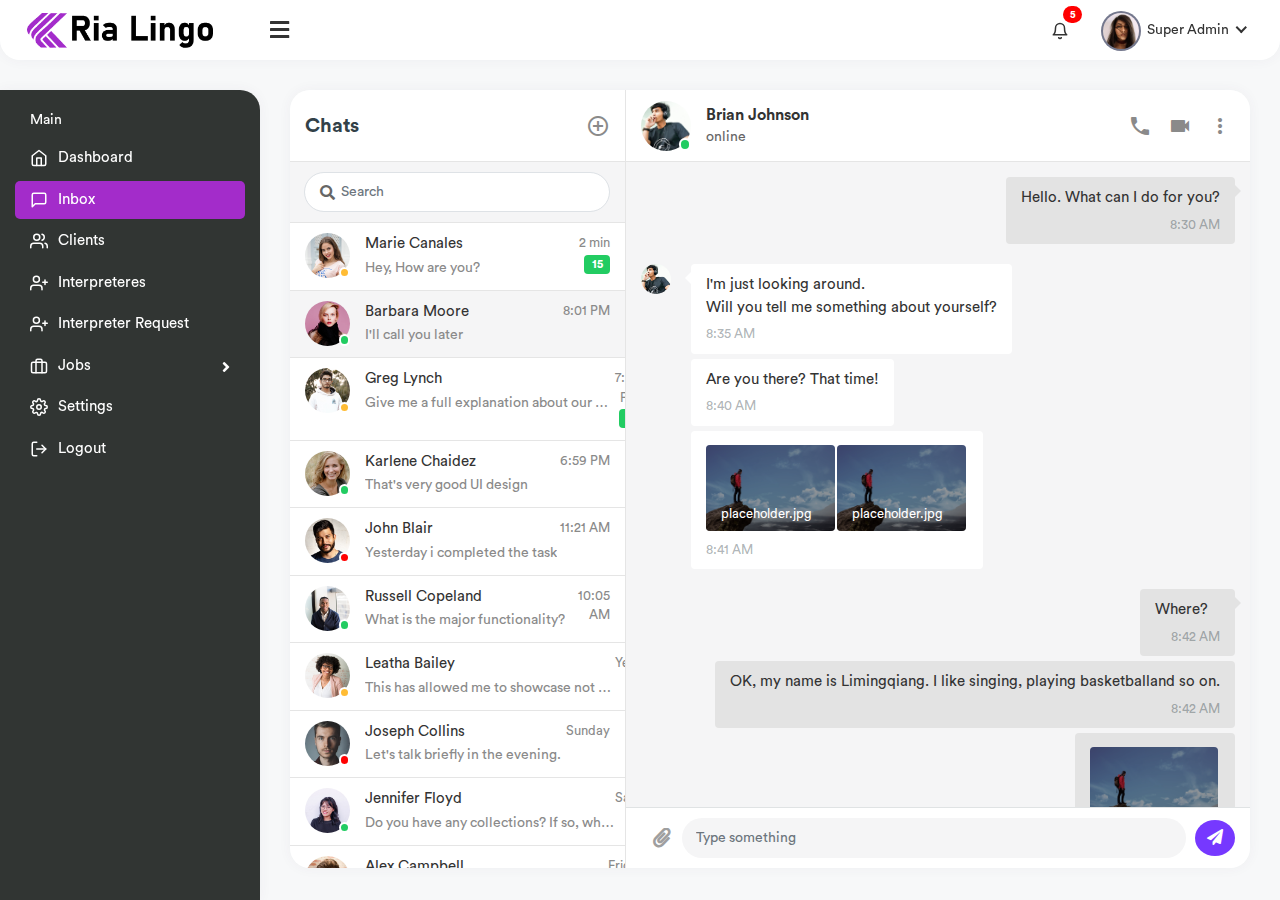
<file: admin/inbox.html>
<!DOCTYPE html>
<html lang="en">
  <head>
    <meta charset="utf-8" />
    <meta
      name="viewport"
      content="width=device-width, initial-scale=1.0, user-scalable=0"
    />
    <title>Chat - Rialingo</title>

    <link rel="shortcut icon" href="assets/img/favicon.png" />

    <link rel="stylesheet" href="assets/css/bootstrap.min.css" />

    <link
      rel="stylesheet"
      href="assets/plugins/fontawesome/css/fontawesome.min.css"
    />
    <link rel="stylesheet" href="assets/plugins/fontawesome/css/all.min.css" />

    <link rel="stylesheet" href="assets/css/style.css" />
  </head>
  <body>
    <div class="main-wrapper">
      <div class="header header-one">
        <div class="header-left header-left-one">
          <a href="index.html" class="logo">
            <img src="assets/img/logo.png" alt="Logo" />
          </a>
          <a href="index.html" class="white-logo">
            <img src="assets/img/logo-white.png" alt="Logo" />
          </a>
          <a href="index.html" class="logo logo-small">
            <img
              src="assets/img/logo-small.png"
              alt="Logo"
              width="30"
              height="30"
            />
          </a>
        </div>

        <a href="javascript:void(0);" id="toggle_btn">
          <i class="fas fa-bars"></i>
        </a>

        <a class="mobile_btn" id="mobile_btn">
          <i class="fas fa-bars"></i>
        </a>

        <ul class="nav nav-tabs user-menu">
          <li class="nav-item dropdown">
            <a
              href="#"
              class="dropdown-toggle nav-link"
              data-bs-toggle="dropdown"
            >
              <i data-feather="bell"></i>
              <span class="badge rounded-pill">5</span>
            </a>
            <div class="dropdown-menu notifications">
              <div class="topnav-dropdown-header">
                <span class="notification-title">Notifications</span>
                <a href="javascript:void(0)" class="clear-noti"> Clear All</a>
              </div>
              <div class="noti-content">
                <ul class="notification-list">
                  <li class="notification-message">
                    <a href="activities.html">
                      <div class="media d-flex">
                        <span class="avatar avatar-sm">
                          <img
                            class="avatar-img rounded-circle"
                            alt=""
                            src="assets/img/profiles/avatar-02.jpg"
                          />
                        </span>
                        <div class="media-body">
                          <p class="noti-details">
                            <span class="noti-title">Brian Johnson</span> paid
                            the invoice <span class="noti-title">#DF65485</span>
                          </p>
                          <p class="noti-time">
                            <span class="notification-time">4 mins ago</span>
                          </p>
                        </div>
                      </div>
                    </a>
                  </li>
                  <li class="notification-message">
                    <a href="activities.html">
                      <div class="media d-flex">
                        <span class="avatar avatar-sm">
                          <img
                            class="avatar-img rounded-circle"
                            alt=""
                            src="assets/img/profiles/avatar-03.jpg"
                          />
                        </span>
                        <div class="media-body">
                          <p class="noti-details">
                            <span class="noti-title">Marie Canales</span> has
                            accepted your estimate
                            <span class="noti-title">#GTR458789</span>
                          </p>
                          <p class="noti-time">
                            <span class="notification-time">6 mins ago</span>
                          </p>
                        </div>
                      </div>
                    </a>
                  </li>
                  <li class="notification-message">
                    <a href="activities.html">
                      <div class="media d-flex">
                        <div class="avatar avatar-sm">
                          <span
                            class="avatar-title rounded-circle bg-primary-light"
                            ><i class="far fa-user"></i
                          ></span>
                        </div>
                        <div class="media-body">
                          <p class="noti-details">
                            <span class="noti-title">New user registered</span>
                          </p>
                          <p class="noti-time">
                            <span class="notification-time">8 mins ago</span>
                          </p>
                        </div>
                      </div>
                    </a>
                  </li>
                  <li class="notification-message">
                    <a href="activities.html">
                      <div class="media d-flex">
                        <span class="avatar avatar-sm">
                          <img
                            class="avatar-img rounded-circle"
                            alt=""
                            src="assets/img/profiles/avatar-04.jpg"
                          />
                        </span>
                        <div class="media-body">
                          <p class="noti-details">
                            <span class="noti-title">Barbara Moore</span>
                            declined the invoice
                            <span class="noti-title">#RDW026896</span>
                          </p>
                          <p class="noti-time">
                            <span class="notification-time">12 mins ago</span>
                          </p>
                        </div>
                      </div>
                    </a>
                  </li>
                  <li class="notification-message">
                    <a href="activities.html">
                      <div class="media d-flex">
                        <div class="avatar avatar-sm">
                          <span
                            class="avatar-title rounded-circle bg-info-light"
                            ><i class="far fa-comment"></i
                          ></span>
                        </div>
                        <div class="media-body">
                          <p class="noti-details">
                            <span class="noti-title"
                              >You have received a new message</span
                            >
                          </p>
                          <p class="noti-time">
                            <span class="notification-time">2 days ago</span>
                          </p>
                        </div>
                      </div>
                    </a>
                  </li>
                </ul>
              </div>
              <div class="topnav-dropdown-footer">
                <a href="activities.html">View all Notifications</a>
              </div>
            </div>
          </li>

          <li class="nav-item dropdown has-arrow main-drop">
            <a
              href="#"
              class="dropdown-toggle nav-link"
              data-bs-toggle="dropdown"
            >
              <span class="user-img">
                <img src="assets/img/profiles/avatar-01.jpg" alt="" />
                <span class="status online"></span>
              </span>
              <span>Super Admin</span>
            </a>
            <div class="dropdown-menu">
              <a class="dropdown-item  border-bottom" href="settings.html"><i data-feather="settings" class="me-1"></i> Settings</a>
              <a class="dropdown-item" href="login.html"><i data-feather="log-out" class="me-1"></i> Logout</a>
            </div>
          </li>
        </ul>
      </div>

      <div class="sidebar" id="sidebar">
        <div class="sidebar-inner slimscroll">
          <div id="sidebar-menu" class="sidebar-menu">
            <ul>
                <li class="menu-title"><span>Main</span></li>
                <li>
                    <a href="index.html"><i data-feather="home"></i> <span>Dashboard</span></a>
                </li>
                <li class="active">
                    <a href="inbox.html" class="active"><i data-feather="message-square"></i> <span>Inbox</span></a>
                </li>
                <li>
                    <a href="client-list.html"><i data-feather="users"></i> <span>Clients</span></a>
                </li>
                <li>
                    <a href="interpreter-list.html"><i data-feather="user-plus"></i> <span>Interpreteres</span></a>
                </li>
                <li>
                    <a href="interpreter-request.html"><i data-feather="user-plus"></i> <span>Interpreter Request</span></a>
                </li>
                <li class="submenu">
                  <a href="#"><i data-feather="briefcase"></i> <span> Jobs </span> <span class="menu-arrow"></span></a>
                  <ul>
                      <li><a href="#"> Add Job</a></li>
                      <li><a href="#">Manage Job</a></li>
                  </ul>
                </li>
                <li>
                    <a href="settings.html"><i data-feather="settings"></i> <span>Settings</span></a>
                </li>
                <li>
                    <a href="#"><i data-feather="log-out"></i> <span>Logout</span></a>
                </li>
            </ul>
          </div>
        </div>
      </div>

      <div class="page-wrapper">
        <div class="content container-fluid">
          <div class="row">
            <div class="col-sm-12">
              <div class="chat-window">
                <div class="chat-cont-left">
                  <div class="chat-header">
                    <span>Chats</span>
                    <a href="javascript:void(0)" class="chat-compose">
                      <i class="material-icons">control_point</i>
                    </a>
                  </div>
                  <form class="chat-search">
                    <div class="input-group">
                      <div class="input-group-prepend">
                        <i class="fas fa-search"></i>
                      </div>
                      <input
                        type="text"
                        class="form-control"
                        placeholder="Search"
                      />
                    </div>
                  </form>
                  <div class="chat-users-list">
                    <div class="chat-scroll">
                      <a href="javascript:void(0);" class="media d-flex">
                        <div class="media-img-wrap">
                          <div class="avatar avatar-away">
                            <img
                              src="assets/img/profiles/avatar-03.jpg"
                              alt="User Image"
                              class="avatar-img rounded-circle"
                            />
                          </div>
                        </div>
                        <div class="media-body">
                          <div>
                            <div class="user-name">Marie Canales</div>
                            <div class="user-last-chat">Hey, How are you?</div>
                          </div>
                          <div>
                            <div class="last-chat-time block">2 min</div>
                            <div class="badge badge-success badge-pill">15</div>
                          </div>
                        </div>
                      </a>
                      <a
                        href="javascript:void(0);"
                        class="media read-chat active d-flex"
                      >
                        <div class="media-img-wrap">
                          <div class="avatar avatar-online">
                            <img
                              src="assets/img/profiles/avatar-04.jpg"
                              alt="User Image"
                              class="avatar-img rounded-circle"
                            />
                          </div>
                        </div>
                        <div class="media-body">
                          <div>
                            <div class="user-name">Barbara Moore</div>
                            <div class="user-last-chat">
                              I'll call you later
                            </div>
                          </div>
                          <div>
                            <div class="last-chat-time block">8:01 PM</div>
                          </div>
                        </div>
                      </a>
                      <a href="javascript:void(0);" class="media d-flex">
                        <div class="media-img-wrap">
                          <div class="avatar avatar-away">
                            <img
                              src="assets/img/profiles/avatar-05.jpg"
                              alt="User Image"
                              class="avatar-img rounded-circle"
                            />
                          </div>
                        </div>
                        <div class="media-body">
                          <div>
                            <div class="user-name">Greg Lynch</div>
                            <div class="user-last-chat">
                              Give me a full explanation about our project
                            </div>
                          </div>
                          <div>
                            <div class="last-chat-time block">7:30 PM</div>
                            <div class="badge badge-success badge-pill">3</div>
                          </div>
                        </div>
                      </a>
                      <a
                        href="javascript:void(0);"
                        class="media read-chat d-flex"
                      >
                        <div class="media-img-wrap">
                          <div class="avatar avatar-online">
                            <img
                              src="assets/img/profiles/avatar-06.jpg"
                              alt="User Image"
                              class="avatar-img rounded-circle"
                            />
                          </div>
                        </div>
                        <div class="media-body">
                          <div>
                            <div class="user-name">Karlene Chaidez</div>
                            <div class="user-last-chat">
                              That's very good UI design
                            </div>
                          </div>
                          <div>
                            <div class="last-chat-time block">6:59 PM</div>
                          </div>
                        </div>
                      </a>
                      <a
                        href="javascript:void(0);"
                        class="media read-chat d-flex"
                      >
                        <div class="media-img-wrap">
                          <div class="avatar avatar-offline">
                            <img
                              src="assets/img/profiles/avatar-07.jpg"
                              alt="User Image"
                              class="avatar-img rounded-circle"
                            />
                          </div>
                        </div>
                        <div class="media-body">
                          <div>
                            <div class="user-name">John Blair</div>
                            <div class="user-last-chat">
                              Yesterday i completed the task
                            </div>
                          </div>
                          <div>
                            <div class="last-chat-time block">11:21 AM</div>
                          </div>
                        </div>
                      </a>
                      <a
                        href="javascript:void(0);"
                        class="media read-chat d-flex"
                      >
                        <div class="media-img-wrap">
                          <div class="avatar avatar-online">
                            <img
                              src="assets/img/profiles/avatar-08.jpg"
                              alt="User Image"
                              class="avatar-img rounded-circle"
                            />
                          </div>
                        </div>
                        <div class="media-body">
                          <div>
                            <div class="user-name">Russell Copeland</div>
                            <div class="user-last-chat">
                              What is the major functionality?
                            </div>
                          </div>
                          <div>
                            <div class="last-chat-time block">10:05 AM</div>
                          </div>
                        </div>
                      </a>
                      <a
                        href="javascript:void(0);"
                        class="media read-chat d-flex"
                      >
                        <div class="media-img-wrap">
                          <div class="avatar avatar-away">
                            <img
                              src="assets/img/profiles/avatar-09.jpg"
                              alt="User Image"
                              class="avatar-img rounded-circle"
                            />
                          </div>
                        </div>
                        <div class="media-body">
                          <div>
                            <div class="user-name">Leatha Bailey</div>
                            <div class="user-last-chat">
                              This has allowed me to showcase not only my
                              technical skills
                            </div>
                          </div>
                          <div>
                            <div class="last-chat-time block">Yesterday</div>
                          </div>
                        </div>
                      </a>
                      <a
                        href="javascript:void(0);"
                        class="media read-chat d-flex"
                      >
                        <div class="media-img-wrap">
                          <div class="avatar avatar-offline">
                            <img
                              src="assets/img/profiles/avatar-10.jpg"
                              alt="User Image"
                              class="avatar-img rounded-circle"
                            />
                          </div>
                        </div>
                        <div class="media-body">
                          <div>
                            <div class="user-name">Joseph Collins</div>
                            <div class="user-last-chat">
                              Let's talk briefly in the evening.
                            </div>
                          </div>
                          <div>
                            <div class="last-chat-time block">Sunday</div>
                          </div>
                        </div>
                      </a>
                      <a
                        href="javascript:void(0);"
                        class="media read-chat d-flex"
                      >
                        <div class="media-img-wrap">
                          <div class="avatar avatar-online">
                            <img
                              src="assets/img/profiles/avatar-11.jpg"
                              alt="User Image"
                              class="avatar-img rounded-circle"
                            />
                          </div>
                        </div>
                        <div class="media-body">
                          <div>
                            <div class="user-name">Jennifer Floyd</div>
                            <div class="user-last-chat">
                              Do you have any collections? If so, what of?
                            </div>
                          </div>
                          <div>
                            <div class="last-chat-time block">Saturday</div>
                          </div>
                        </div>
                      </a>
                      <a
                        href="javascript:void(0);"
                        class="media read-chat d-flex"
                      >
                        <div class="media-img-wrap">
                          <div class="avatar avatar-away">
                            <img
                              src="assets/img/profiles/avatar-12.jpg"
                              alt="User Image"
                              class="avatar-img rounded-circle"
                            />
                          </div>
                        </div>
                        <div class="media-body">
                          <div>
                            <div class="user-name">Alex Campbell</div>
                            <div class="user-last-chat">
                              Connect the two modules with in 1 day.
                            </div>
                          </div>
                          <div>
                            <div class="last-chat-time block">Friday</div>
                          </div>
                        </div>
                      </a>
                    </div>
                  </div>
                </div>
                <div class="chat-cont-right">
                  <div class="chat-header">
                    <a
                      id="back_user_list"
                      href="javascript:void(0)"
                      class="back-user-list"
                    >
                      <i class="material-icons">chevron_left</i>
                    </a>
                    <div class="media d-flex">
                      <div class="media-img-wrap">
                        <div class="avatar avatar-online">
                          <img
                            src="assets/img/profiles/avatar-02.jpg"
                            alt="User Image"
                            class="avatar-img rounded-circle"
                          />
                        </div>
                      </div>
                      <div class="media-body">
                        <div class="user-name">Brian Johnson</div>
                        <div class="user-status">online</div>
                      </div>
                    </div>
                    <div class="chat-options">
                      <a href="javascript:void(0)">
                        <i class="material-icons">local_phone</i>
                      </a>
                      <a href="javascript:void(0)">
                        <i class="material-icons">videocam</i>
                      </a>
                      <a href="javascript:void(0)">
                        <i class="material-icons">more_vert</i>
                      </a>
                    </div>
                  </div>
                  <div class="chat-body">
                    <div class="chat-scroll">
                      <ul class="list-unstyled">
                        <li class="media sent">
                          <div class="media-body">
                            <div class="msg-box">
                              <div>
                                <p>Hello. What can I do for you?</p>
                                <ul class="chat-msg-info">
                                  <li>
                                    <div class="chat-time">
                                      <span>8:30 AM</span>
                                    </div>
                                  </li>
                                </ul>
                              </div>
                            </div>
                          </div>
                        </li>
                        <li class="media d-flex received">
                          <div class="avatar">
                            <img
                              src="assets/img/profiles/avatar-02.jpg"
                              alt="User Image"
                              class="avatar-img rounded-circle"
                            />
                          </div>
                          <div class="media-body">
                            <div class="msg-box">
                              <div>
                                <p>I'm just looking around.</p>
                                <p>
                                  Will you tell me something about yourself?
                                </p>
                                <ul class="chat-msg-info">
                                  <li>
                                    <div class="chat-time">
                                      <span>8:35 AM</span>
                                    </div>
                                  </li>
                                </ul>
                              </div>
                            </div>
                            <div class="msg-box">
                              <div>
                                <p>Are you there? That time!</p>
                                <ul class="chat-msg-info">
                                  <li>
                                    <div class="chat-time">
                                      <span>8:40 AM</span>
                                    </div>
                                  </li>
                                </ul>
                              </div>
                            </div>
                            <div class="msg-box">
                              <div>
                                <div class="chat-msg-attachments">
                                  <div class="chat-attachment">
                                    <img src="assets/img/img-01.jpg" alt="" />
                                    <div class="chat-attach-caption">
                                      placeholder.jpg
                                    </div>
                                    <a href="" class="chat-attach-download">
                                      <i class="fas fa-download"></i>
                                    </a>
                                  </div>
                                  <div class="chat-attachment">
                                    <img src="assets/img/img-01.jpg" alt="" />
                                    <div class="chat-attach-caption">
                                      placeholder.jpg
                                    </div>
                                    <a href="" class="chat-attach-download">
                                      <i class="fas fa-download"></i>
                                    </a>
                                  </div>
                                </div>
                                <ul class="chat-msg-info">
                                  <li>
                                    <div class="chat-time">
                                      <span>8:41 AM</span>
                                    </div>
                                  </li>
                                </ul>
                              </div>
                            </div>
                          </div>
                        </li>
                        <li class="media sent">
                          <div class="media-body">
                            <div class="msg-box">
                              <div>
                                <p>Where?</p>
                                <ul class="chat-msg-info">
                                  <li>
                                    <div class="chat-time">
                                      <span>8:42 AM</span>
                                    </div>
                                  </li>
                                </ul>
                              </div>
                            </div>
                            <div class="msg-box">
                              <div>
                                <p>
                                  OK, my name is Limingqiang. I like singing,
                                  playing basketballand so on.
                                </p>
                                <ul class="chat-msg-info">
                                  <li>
                                    <div class="chat-time">
                                      <span>8:42 AM</span>
                                    </div>
                                  </li>
                                </ul>
                              </div>
                            </div>
                            <div class="msg-box">
                              <div>
                                <div class="chat-msg-attachments">
                                  <div class="chat-attachment">
                                    <img src="assets/img/img-01.jpg" alt="" />
                                    <div class="chat-attach-caption">
                                      placeholder.jpg
                                    </div>
                                    <a href="" class="chat-attach-download">
                                      <i class="fas fa-download"></i>
                                    </a>
                                  </div>
                                </div>
                                <ul class="chat-msg-info">
                                  <li>
                                    <div class="chat-time">
                                      <span>8:50 AM</span>
                                    </div>
                                  </li>
                                </ul>
                              </div>
                            </div>
                          </div>
                        </li>
                        <li class="media d-flex received">
                          <div class="avatar">
                            <img
                              src="assets/img/profiles/avatar-02.jpg"
                              alt="User Image"
                              class="avatar-img rounded-circle"
                            />
                          </div>
                          <div class="media-body">
                            <div class="msg-box">
                              <div>
                                <p>You wait for notice.</p>
                                <p>Consectetuorem ipsum dolor sit?</p>
                                <p>Ok?</p>
                                <ul class="chat-msg-info">
                                  <li>
                                    <div class="chat-time">
                                      <span>8:55 PM</span>
                                    </div>
                                  </li>
                                </ul>
                              </div>
                            </div>
                          </div>
                        </li>
                        <li class="chat-date">Today</li>
                        <li class="media d-flex received">
                          <div class="avatar">
                            <img
                              src="assets/img/profiles/avatar-02.jpg"
                              alt="User Image"
                              class="avatar-img rounded-circle"
                            />
                          </div>
                          <div class="media-body">
                            <div class="msg-box">
                              <div>
                                <p>
                                  Lorem ipsum dolor sit amet, consectetur
                                  adipiscing elit,
                                </p>
                                <ul class="chat-msg-info">
                                  <li>
                                    <div class="chat-time">
                                      <span>10:17 AM</span>
                                    </div>
                                  </li>
                                  <li><a href="#">Edit</a></li>
                                </ul>
                              </div>
                            </div>
                          </div>
                        </li>
                        <li class="media sent">
                          <div class="media-body">
                            <div class="msg-box">
                              <div>
                                <p>Lorem ipsum dollar sit</p>
                                <div class="chat-msg-actions dropdown">
                                  <a
                                    href="#"
                                    data-toggle="dropdown"
                                    aria-haspopup="true"
                                    aria-expanded="false"
                                  >
                                    <i class="fe fe-elipsis-v"></i>
                                  </a>
                                  <div
                                    class="dropdown-menu dropdown-menu-right"
                                  >
                                    <a class="dropdown-item" href="#">Delete</a>
                                  </div>
                                </div>
                                <ul class="chat-msg-info">
                                  <li>
                                    <div class="chat-time">
                                      <span>10:19 AM</span>
                                    </div>
                                  </li>
                                  <li><a href="#">Edit</a></li>
                                </ul>
                              </div>
                            </div>
                          </div>
                        </li>
                        <li class="media d-flex received">
                          <div class="avatar">
                            <img
                              src="assets/img/profiles/avatar-02.jpg"
                              alt="User Image"
                              class="avatar-img rounded-circle"
                            />
                          </div>
                          <div class="media-body">
                            <div class="msg-box">
                              <div>
                                <div class="msg-typing">
                                  <span></span>
                                  <span></span>
                                  <span></span>
                                </div>
                              </div>
                            </div>
                          </div>
                        </li>
                      </ul>
                    </div>
                  </div>
                  <div class="chat-footer">
                    <div class="input-group">
                      <div class="input-group-prepend">
                        <div class="btn-file btn">
                          <i class="fas fa-paperclip"></i>
                          <input type="file" />
                        </div>
                      </div>
                      <input
                        type="text"
                        class="input-msg-send form-control"
                        placeholder="Type something"
                      />
                      <div class="input-group-append">
                        <button type="button" class="btn msg-send-btn">
                          <i class="fas fa-paper-plane"></i>
                        </button>
                      </div>
                    </div>
                  </div>
                </div>
              </div>
            </div>
          </div>
        </div>
      </div>
    </div>

    <script src="assets/js/jquery-3.6.0.min.js"></script>

    <script src="assets/js/bootstrap.bundle.min.js"></script>

    <script src="assets/js/feather.min.js"></script>

    <script src="assets/plugins/slimscroll/jquery.slimscroll.min.js"></script>

    <script src="assets/js/script.js"></script>
  </body>
</html>
</file>
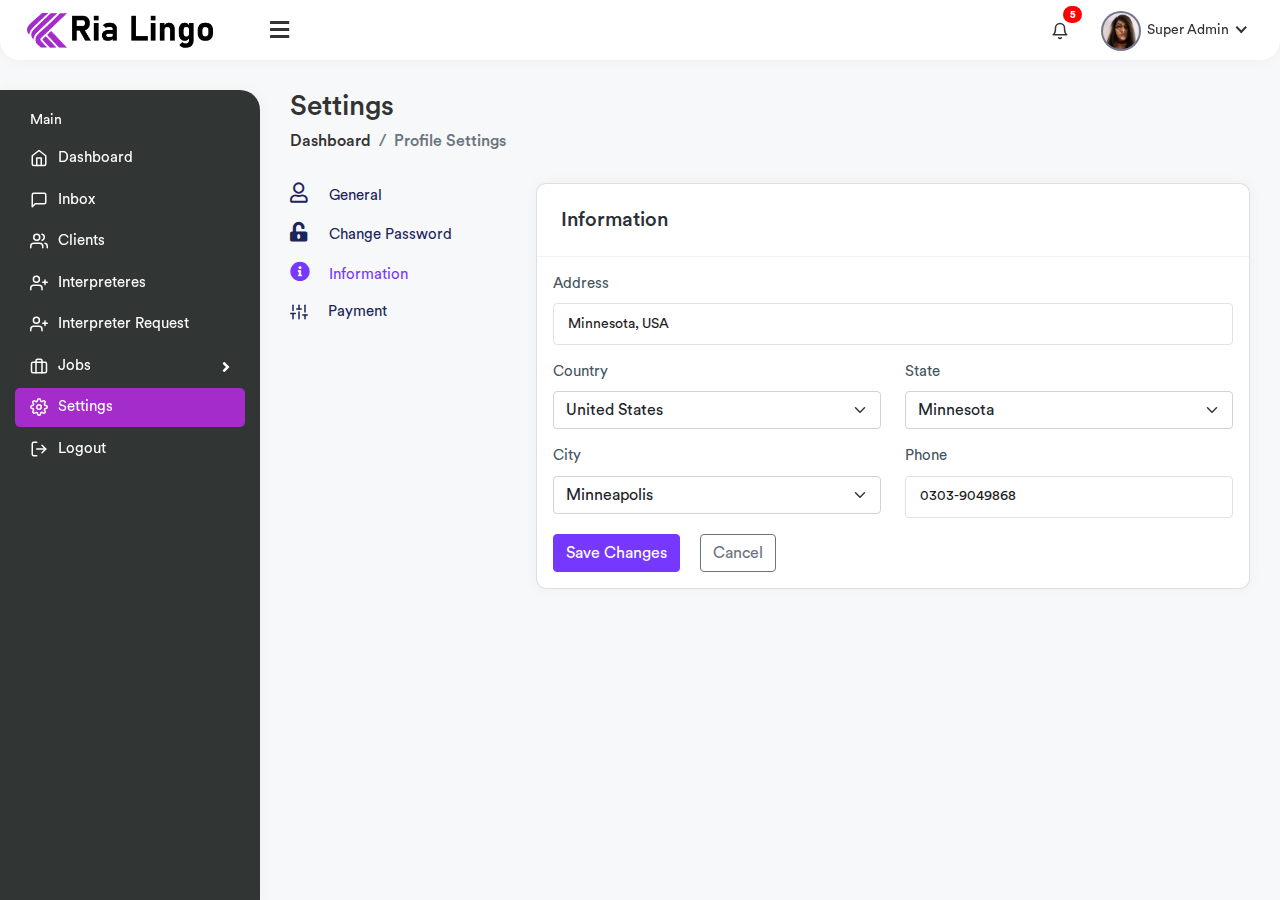
<file: admin/information.html>
<!DOCTYPE html>
<html lang="en">
  <head>
    <meta charset="utf-8" />
    <meta
      name="viewport"
      content="width=device-width, initial-scale=1.0, user-scalable=0"
    />
    <title>Settings - Rialingo</title>
    <link rel="shortcut icon" href="assets/img/favicon.png" />
    <link rel="stylesheet" href="assets/css/bootstrap.min.css" />
    <link
      rel="stylesheet"
      href="assets/plugins/fontawesome/css/fontawesome.min.css"
    />
    <link rel="stylesheet" href="assets/plugins/fontawesome/css/all.min.css" />
    <link rel="stylesheet" href="assets/css/style.css" />
  </head>

  <body
    class="nk-body bg-lighter npc-default has-sidebar no-touch nk-nio-theme"
  >
    <div class="main-wrapper">
      <div class="header header-one">
        <div class="header-left header-left-one">
          <a href="index.html" class="logo">
            <img src="assets/img/logo.png" alt="Logo" />
          </a>
          <a href="index.html" class="white-logo">
            <img src="assets/img/logo-white.png" alt="Logo" />
          </a>
          <a href="index.html" class="logo logo-small">
            <img
              src="assets/img/logo-small.png"
              alt="Logo"
              width="30"
              height="30"
            />
          </a>
        </div>
        <a href="javascript:void(0);" id="toggle_btn">
          <i class="fas fa-bars"></i>
        </a>
        <a class="mobile_btn" id="mobile_btn">
          <i class="fas fa-bars"></i>
        </a>
        <ul class="nav nav-tabs user-menu">
          <li class="nav-item dropdown">
            <a
              href="#"
              class="dropdown-toggle nav-link"
              data-bs-toggle="dropdown"
            >
              <i data-feather="bell"></i>
              <span class="badge rounded-pill">5</span>
            </a>
            <div class="dropdown-menu notifications">
              <div class="topnav-dropdown-header">
                <span class="notification-title">Notifications</span>
                <a href="javascript:void(0)" class="clear-noti"> Clear All</a>
              </div>
              <div class="noti-content">
                <ul class="notification-list">
                  <li class="notification-message">
                    <a href="activities.html">
                      <div class="media d-flex">
                        <span class="avatar avatar-sm">
                          <img
                            class="avatar-img rounded-circle"
                            alt=""
                            src="assets/img/profiles/avatar-02.jpg"
                          />
                        </span>
                        <div class="media-body">
                          <p class="noti-details">
                            <span class="noti-title">Brian Johnson</span> paid
                            the invoice <span class="noti-title">#DF65485</span>
                          </p>
                          <p class="noti-time">
                            <span class="notification-time">4 mins ago</span>
                          </p>
                        </div>
                      </div>
                    </a>
                  </li>
                  <li class="notification-message">
                    <a href="activities.html">
                      <div class="media d-flex">
                        <span class="avatar avatar-sm">
                          <img
                            class="avatar-img rounded-circle"
                            alt=""
                            src="assets/img/profiles/avatar-03.jpg"
                          />
                        </span>
                        <div class="media-body">
                          <p class="noti-details">
                            <span class="noti-title">Marie Canales</span> has
                            accepted your estimate
                            <span class="noti-title">#GTR458789</span>
                          </p>
                          <p class="noti-time">
                            <span class="notification-time">6 mins ago</span>
                          </p>
                        </div>
                      </div>
                    </a>
                  </li>
                  <li class="notification-message">
                    <a href="activities.html">
                      <div class="media d-flex">
                        <div class="avatar avatar-sm">
                          <span
                            class="avatar-title rounded-circle bg-primary-light"
                            ><i class="far fa-user"></i
                          ></span>
                        </div>
                        <div class="media-body">
                          <p class="noti-details">
                            <span class="noti-title">New user registered</span>
                          </p>
                          <p class="noti-time">
                            <span class="notification-time">8 mins ago</span>
                          </p>
                        </div>
                      </div>
                    </a>
                  </li>
                  <li class="notification-message">
                    <a href="activities.html">
                      <div class="media d-flex">
                        <span class="avatar avatar-sm">
                          <img
                            class="avatar-img rounded-circle"
                            alt=""
                            src="assets/img/profiles/avatar-04.jpg"
                          />
                        </span>
                        <div class="media-body">
                          <p class="noti-details">
                            <span class="noti-title">Barbara Moore</span>
                            declined the invoice
                            <span class="noti-title">#RDW026896</span>
                          </p>
                          <p class="noti-time">
                            <span class="notification-time">12 mins ago</span>
                          </p>
                        </div>
                      </div>
                    </a>
                  </li>
                  <li class="notification-message">
                    <a href="activities.html">
                      <div class="media d-flex">
                        <div class="avatar avatar-sm">
                          <span
                            class="avatar-title rounded-circle bg-info-light"
                            ><i class="far fa-comment"></i
                          ></span>
                        </div>
                        <div class="media-body">
                          <p class="noti-details">
                            <span class="noti-title"
                              >You have received a new message</span
                            >
                          </p>
                          <p class="noti-time">
                            <span class="notification-time">2 days ago</span>
                          </p>
                        </div>
                      </div>
                    </a>
                  </li>
                </ul>
              </div>
              <div class="topnav-dropdown-footer">
                <a href="activities.html">View all Notifications</a>
              </div>
            </div>
          </li>

          <li class="nav-item dropdown has-arrow main-drop">
            <a
              href="#"
              class="dropdown-toggle nav-link"
              data-bs-toggle="dropdown"
            >
              <span class="user-img">
                <img src="assets/img/profiles/avatar-01.jpg" alt="" />
                <span class="status online"></span>
              </span>
              <span>Super Admin</span>
            </a>
            <div class="dropdown-menu">
              <a class="dropdown-item border-bottom" href="settings.html"
                ><i data-feather="settings" class="me-1"></i> Settings</a
              >
              <a class="dropdown-item" href="login.html"
                ><i data-feather="log-out" class="me-1"></i> Logout</a
              >
            </div>
          </li>
        </ul>
      </div>

      <div class="sidebar" id="sidebar">
        <div class="sidebar-inner slimscroll">
          <div id="sidebar-menu" class="sidebar-menu">
            <ul>
              <li class="menu-title"><span>Main</span></li>
              <li>
                <a href="index.html"
                  ><i data-feather="home"></i> <span>Dashboard</span></a
                >
              </li>
              <li>
                <a href="inbox.html"
                  ><i data-feather="message-square"></i> <span>Inbox</span></a
                >
              </li>
              <li>
                <a href="client-list.html"
                  ><i data-feather="users"></i> <span>Clients</span></a
                >
              </li>
              <li>
                <a href="interpreter-list.html"
                  ><i data-feather="user-plus"></i>
                  <span>Interpreteres</span></a
                >
              </li>
              <li>
                <a href="interpreter-request.html"
                  ><i data-feather="user-plus"></i>
                  <span>Interpreter Request</span></a
                >
              </li>
              <li class="submenu">
                <a href="#"><i data-feather="briefcase"></i> <span> Jobs </span> <span class="menu-arrow"></span></a>
                <ul>
                    <li><a href="#"> Add Job</a></li>
                    <li><a href="#">Manage Job</a></li>
                </ul>
              </li>
              <li class="active">
                <a href="settings.html"
                  ><i data-feather="settings"></i> <span>Settings</span></a
                >
              </li>
              <li>
                <a href="#"
                  ><i data-feather="log-out"></i> <span>Logout</span></a
                >
              </li>
            </ul>
          </div>
        </div>
      </div>

      <div class="page-wrapper">
        <div class="content container-fluid">
          <div class="page-header">
            <div class="row">
              <div class="col-sm-6">
                <h3 class="page-title">Settings</h3>
                <ul class="breadcrumb">
                  <li class="breadcrumb-item">
                    <a href="index.html">Dashboard</a>
                  </li>
                  <li class="breadcrumb-item active">Profile Settings</li>
                </ul>
              </div>
            </div>
          </div>
          <div class="row">
            <div class="col-xl-3 col-md-4">
              <div class="widget settings-menu">
                <ul>
                  <li class="nav-item">
                    <a href="settings.html" class="nav-link">
                      <i class="far fa-user"></i> <span> General</span>
                    </a>
                  </li>
                  <li class="nav-item">
                    <a href="change-password.html" class="nav-link">
                      <i class="fas fa-unlock-alt"></i>
                      <span>Change Password</span>
                    </a>
                  </li>
                  <li class="nav-item">
                    <a href="information.html" class="nav-link active">
                      <i class="fa fa-info-circle"></i> <span>Information</span>
                    </a>
                  </li>
                  <li class="nav-item">
                    <a href="payments.html" class="nav-link">
                      <i data-feather="sliders" class="me-3"></i>
                      <span>Payment</span>
                    </a>
                  </li>
                </ul>
              </div>
            </div>
            <div class="col-xl-9 col-md-8">
              <div class="card">
                <div class="card-header">
                  <h5 class="card-title">Information</h5>
                </div>
                <div class="card-body">
                  <form>
                    <div class="row">
                      <div class="col-12">
                        <div class="mb-3">
                          <label class="form-label" for="accountTextarea"
                            >Address</label
                          >
                          <input
                            type="text"
                            class="form-control"
                            value="Minnesota, USA"
                            placeholder="Address"
                            id="account-birth-date"
                            name="address"
                          />
                        </div>
                      </div>
                      <div class="col-12 col-sm-6">
                        <div class="mb-3">
                          <label class="form-label" for="accountSelect"
                            >Country</label
                          >
                          <select
                            class="form-select"
                            name="country"
                            id="country-dropdown"
                          >
                            <option value="">Select a Country...</option>
                            <option value="1">Afghanistan</option>
                            <option value="2">Albania</option>
                            <option value="3">Algeria</option>
                            <option value="4">American Samoa</option>
                            <option value="5">Andorra</option>
                            <option value="6">Angola</option>
                            <option value="7">Anguilla</option>
                            <option value="8">Antarctica</option>
                            <option value="9">Antigua And Barbuda</option>
                            <option value="10">Argentina</option>
                            <option value="11">Armenia</option>
                            <option value="12">Aruba</option>
                            <option value="13">Australia</option>
                            <option value="14">Austria</option>
                            <option value="15">Azerbaijan</option>
                            <option value="16">Bahamas The</option>
                            <option value="17">Bahrain</option>
                            <option value="18">Bangladesh</option>
                            <option value="19">Barbados</option>
                            <option value="20">Belarus</option>
                            <option value="21">Belgium</option>
                            <option value="22">Belize</option>
                            <option value="23">Benin</option>
                            <option value="24">Bermuda</option>
                            <option value="25">Bhutan</option>
                            <option value="26">Bolivia</option>
                            <option value="27">Bosnia and Herzegovina</option>
                            <option value="28">Botswana</option>
                            <option value="29">Bouvet Island</option>
                            <option value="30">Brazil</option>
                            <option value="31">
                              British Indian Ocean Territory
                            </option>
                            <option value="32">Brunei</option>
                            <option value="33">Bulgaria</option>
                            <option value="34">Burkina Faso</option>
                            <option value="35">Burundi</option>
                            <option value="36">Cambodia</option>
                            <option value="37">Cameroon</option>
                            <option value="38">Canada</option>
                            <option value="39">Cape Verde</option>
                            <option value="40">Cayman Islands</option>
                            <option value="41">Central African Republic</option>
                            <option value="42">Chad</option>
                            <option value="43">Chile</option>
                            <option value="44">China</option>
                            <option value="45">Christmas Island</option>
                            <option value="46">Cocos (Keeling) Islands</option>
                            <option value="47">Colombia</option>
                            <option value="48">Comoros</option>
                            <option value="49">Republic Of The Congo</option>
                            <option value="50">
                              Democratic Republic Of The Congo
                            </option>
                            <option value="51">Cook Islands</option>
                            <option value="52">Costa Rica</option>
                            <option value="53">
                              Cote D''Ivoire (Ivory Coast)
                            </option>
                            <option value="54">Croatia (Hrvatska)</option>
                            <option value="55">Cuba</option>
                            <option value="56">Cyprus</option>
                            <option value="57">Czech Republic</option>
                            <option value="58">Denmark</option>
                            <option value="59">Djibouti</option>
                            <option value="60">Dominica</option>
                            <option value="61">Dominican Republic</option>
                            <option value="62">East Timor</option>
                            <option value="63">Ecuador</option>
                            <option value="64">Egypt</option>
                            <option value="65">El Salvador</option>
                            <option value="66">Equatorial Guinea</option>
                            <option value="67">Eritrea</option>
                            <option value="68">Estonia</option>
                            <option value="69">Ethiopia</option>
                            <option value="70">
                              External Territories of Australia
                            </option>
                            <option value="71">Falkland Islands</option>
                            <option value="72">Faroe Islands</option>
                            <option value="73">Fiji Islands</option>
                            <option value="74">Finland</option>
                            <option value="75">France</option>
                            <option value="76">French Guiana</option>
                            <option value="77">French Polynesia</option>
                            <option value="78">
                              French Southern Territories
                            </option>
                            <option value="79">Gabon</option>
                            <option value="80">Gambia The</option>
                            <option value="81">Georgia</option>
                            <option value="82">Germany</option>
                            <option value="83">Ghana</option>
                            <option value="84">Gibraltar</option>
                            <option value="85">Greece</option>
                            <option value="86">Greenland</option>
                            <option value="87">Grenada</option>
                            <option value="88">Guadeloupe</option>
                            <option value="89">Guam</option>
                            <option value="90">Guatemala</option>
                            <option value="91">Guernsey and Alderney</option>
                            <option value="92">Guinea</option>
                            <option value="93">Guinea-Bissau</option>
                            <option value="94">Guyana</option>
                            <option value="95">Haiti</option>
                            <option value="96">
                              Heard and McDonald Islands
                            </option>
                            <option value="97">Honduras</option>
                            <option value="98">Hong Kong S.A.R.</option>
                            <option value="99">Hungary</option>
                            <option value="100">Iceland</option>
                            <option value="101">India</option>
                            <option value="102">Indonesia</option>
                            <option value="103">Iran</option>
                            <option value="104">Iraq</option>
                            <option value="105">Ireland</option>
                            <option value="106">Israel</option>
                            <option value="107">Italy</option>
                            <option value="108">Jamaica</option>
                            <option value="109">Japan</option>
                            <option value="110">Jersey</option>
                            <option value="111">Jordan</option>
                            <option value="112">Kazakhstan</option>
                            <option value="113">Kenya</option>
                            <option value="114">Kiribati</option>
                            <option value="115">Korea North</option>
                            <option value="116">Korea South</option>
                            <option value="117">Kuwait</option>
                            <option value="118">Kyrgyzstan</option>
                            <option value="119">Laos</option>
                            <option value="120">Latvia</option>
                            <option value="121">Lebanon</option>
                            <option value="122">Lesotho</option>
                            <option value="123">Liberia</option>
                            <option value="124">Libya</option>
                            <option value="125">Liechtenstein</option>
                            <option value="126">Lithuania</option>
                            <option value="127">Luxembourg</option>
                            <option value="128">Macau S.A.R.</option>
                            <option value="129">Macedonia</option>
                            <option value="130">Madagascar</option>
                            <option value="131">Malawi</option>
                            <option value="132">Malaysia</option>
                            <option value="133">Maldives</option>
                            <option value="134">Mali</option>
                            <option value="135">Malta</option>
                            <option value="136">Man (Isle of)</option>
                            <option value="137">Marshall Islands</option>
                            <option value="138">Martinique</option>
                            <option value="139">Mauritania</option>
                            <option value="140">Mauritius</option>
                            <option value="141">Mayotte</option>
                            <option value="142">Mexico</option>
                            <option value="143">Micronesia</option>
                            <option value="144">Moldova</option>
                            <option value="145">Monaco</option>
                            <option value="146">Mongolia</option>
                            <option value="147">Montserrat</option>
                            <option value="148">Morocco</option>
                            <option value="149">Mozambique</option>
                            <option value="150">Myanmar</option>
                            <option value="151">Namibia</option>
                            <option value="152">Nauru</option>
                            <option value="153">Nepal</option>
                            <option value="154">Netherlands Antilles</option>
                            <option value="155">Netherlands The</option>
                            <option value="156">New Caledonia</option>
                            <option value="157">New Zealand</option>
                            <option value="158">Nicaragua</option>
                            <option value="159">Niger</option>
                            <option value="160">Nigeria</option>
                            <option value="161">Niue</option>
                            <option value="162">Norfolk Island</option>
                            <option value="163">
                              Northern Mariana Islands
                            </option>
                            <option value="164">Norway</option>
                            <option value="165">Oman</option>
                            <option value="166">Pakistan</option>
                            <option value="167">Palau</option>
                            <option value="168">
                              Palestinian Territory Occupied
                            </option>
                            <option value="169">Panama</option>
                            <option value="170">Papua new Guinea</option>
                            <option value="171">Paraguay</option>
                            <option value="172">Peru</option>
                            <option value="173">Philippines</option>
                            <option value="174">Pitcairn Island</option>
                            <option value="175">Poland</option>
                            <option value="176">Portugal</option>
                            <option value="177">Puerto Rico</option>
                            <option value="178">Qatar</option>
                            <option value="179">Reunion</option>
                            <option value="180">Romania</option>
                            <option value="181">Russia</option>
                            <option value="182">Rwanda</option>
                            <option value="183">Saint Helena</option>
                            <option value="184">Saint Kitts And Nevis</option>
                            <option value="185">Saint Lucia</option>
                            <option value="186">
                              Saint Pierre and Miquelon
                            </option>
                            <option value="187">
                              Saint Vincent And The Grenadines
                            </option>
                            <option value="188">Samoa</option>
                            <option value="189">San Marino</option>
                            <option value="190">Sao Tome and Principe</option>
                            <option value="191">Saudi Arabia</option>
                            <option value="192">Senegal</option>
                            <option value="193">Serbia</option>
                            <option value="194">Seychelles</option>
                            <option value="195">Sierra Leone</option>
                            <option value="196">Singapore</option>
                            <option value="197">Slovakia</option>
                            <option value="198">Slovenia</option>
                            <option value="199">
                              Smaller Territories of the UK
                            </option>
                            <option value="200">Solomon Islands</option>
                            <option value="201">Somalia</option>
                            <option value="202">South Africa</option>
                            <option value="203">South Georgia</option>
                            <option value="204">South Sudan</option>
                            <option value="205">Spain</option>
                            <option value="206">Sri Lanka</option>
                            <option value="207">Sudan</option>
                            <option value="208">Suriname</option>
                            <option value="209">
                              Svalbard And Jan Mayen Islands
                            </option>
                            <option value="210">Swaziland</option>
                            <option value="211">Sweden</option>
                            <option value="212">Switzerland</option>
                            <option value="213">Syria</option>
                            <option value="214">Taiwan</option>
                            <option value="215">Tajikistan</option>
                            <option value="216">Tanzania</option>
                            <option value="217">Thailand</option>
                            <option value="218">Togo</option>
                            <option value="219">Tokelau</option>
                            <option value="220">Tonga</option>
                            <option value="221">Trinidad and Tobago</option>
                            <option value="222">Tunisia</option>
                            <option value="223">Turkey</option>
                            <option value="224">Turkmenistan</option>
                            <option value="225">
                              Turks And Caicos Islands
                            </option>
                            <option value="226">Tuvalu</option>
                            <option value="227">Uganda</option>
                            <option value="228">Ukraine</option>
                            <option value="229">United Arab Emirates</option>
                            <option value="230">United Kingdom</option>
                            <option selected="" value="231">
                              United States
                            </option>
                            <option value="232">
                              United States Minor Outlying Islands
                            </option>
                            <option value="233">Uruguay</option>
                            <option value="234">Uzbekistan</option>
                            <option value="235">Vanuatu</option>
                            <option value="236">
                              Vatican City State (Holy See)
                            </option>
                            <option value="237">Venezuela</option>
                            <option value="238">Vietnam</option>
                            <option value="239">
                              Virgin Islands (British)
                            </option>
                            <option value="240">Virgin Islands (US)</option>
                            <option value="241">
                              Wallis And Futuna Islands
                            </option>
                            <option value="242">Western Sahara</option>
                            <option value="243">Yemen</option>
                            <option value="244">Yugoslavia</option>
                            <option value="245">Zambia</option>
                            <option value="246">Zimbabwe</option>
                          </select>
                        </div>
                      </div>
                      <div class="col-6 col-sm-6">
                        <div class="mb-3">
                          <label class="form-label" for="accountSelect"
                            >State</label
                          >
                          <select
                            class="form-select"
                            name="state"
                            id="state-dropdown"
                          >
                            <option value="3946">Minnesota</option>
                          </select>
                        </div>
                      </div>
                      <div class="col-6 col-sm-6">
                        <div class="mb-3">
                          <label class="form-label" for="accountSelect"
                            >City</label
                          >
                          <select
                            class="form-select"
                            name="city"
                            id="city-dropdown"
                          >
                            <option value="45313">Minneapolis</option>
                          </select>
                        </div>
                      </div>
                      <div class="col-12 col-sm-6">
                        <div class="mb-3">
                          <label class="form-label" for="account-phone"
                            >Phone</label
                          >
                          <input
                            type="text"
                            class="form-control"
                            id="account-phone"
                            placeholder="Phone number"
                            value="0303-9049868"
                            name="phone"
                          />
                        </div>
                      </div>
                    </div>
                    <div class="text-start">
                      <button type="submit" class="btn btn-primary me-3">
                        Save Changes
                      </button>
                      <button type="reset" class="btn btn-outline-secondary">
                        Cancel
                      </button>
                    </div>
                  </form>
                </div>
              </div>
            </div>
          </div>
        </div>
      </div>
    </div>

    <script src="assets/js/jquery-3.6.0.min.js"></script>
    <script src="assets/js/bootstrap.bundle.min.js"></script>
    <script src="assets/js/feather.min.js"></script>
    <script src="assets/plugins/slimscroll/jquery.slimscroll.min.js"></script>

    <script src="assets/js/script.js"></script>
    <script src="assets/js/chart.js"></script>
  </body>
</html>
</file>
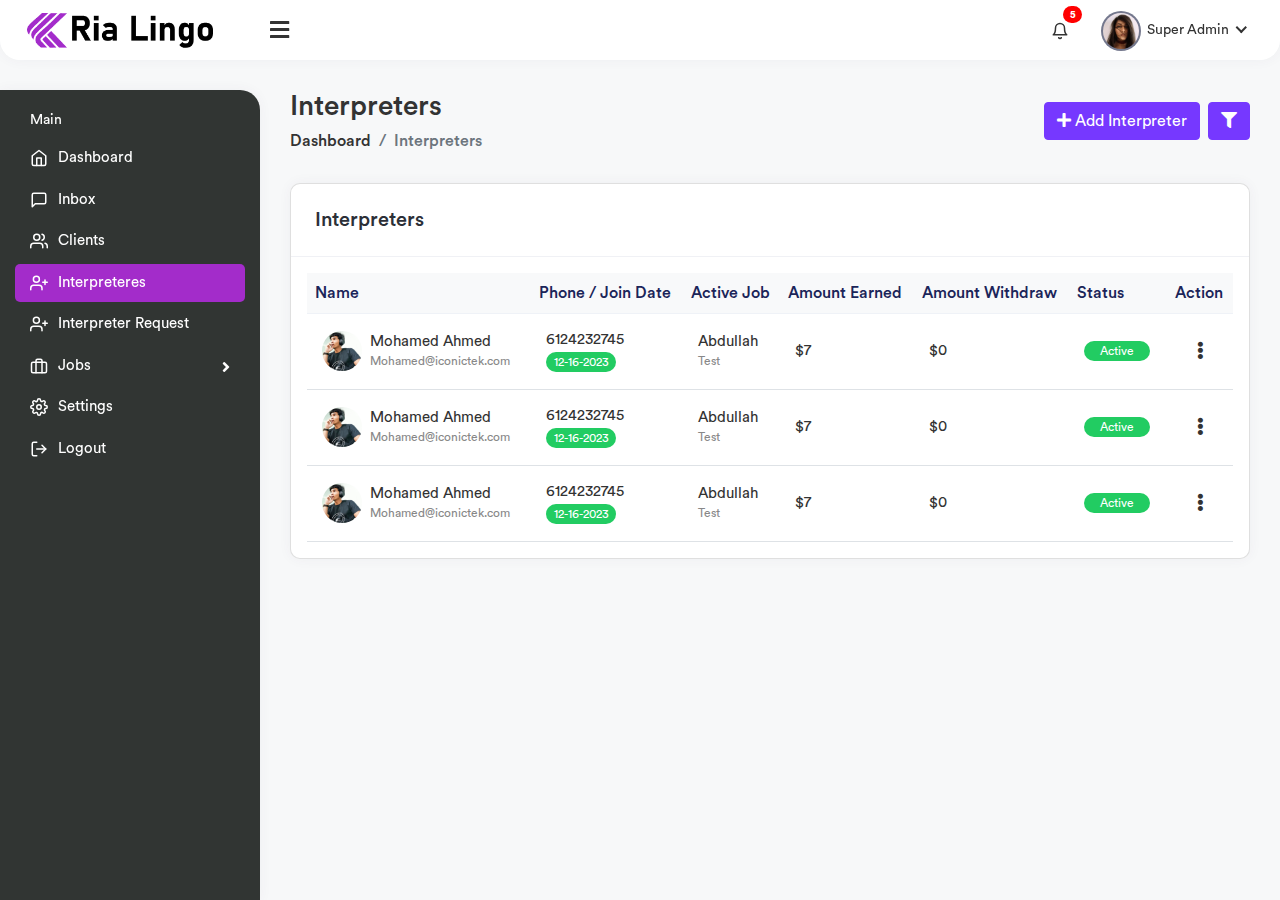
<file: admin/interpreter-list.html>
<!DOCTYPE html>
<html lang="en">

<head>
    <meta charset="utf-8">
    <meta name="viewport" content="width=device-width, initial-scale=1.0, user-scalable=0">
    <title>Client - Rialingo</title>
    <link rel="shortcut icon" href="assets/img/favicon.png">
    <link rel="stylesheet" href="assets/css/bootstrap.min.css">
    <link rel="stylesheet" href="assets/plugins/fontawesome/css/fontawesome.min.css">
    <link rel="stylesheet" href="assets/plugins/fontawesome/css/all.min.css">
    <link rel="stylesheet" href="assets/css/style.css">
    
</head>

<body class="nk-body bg-lighter npc-default has-sidebar no-touch nk-nio-theme">
    <div class="main-wrapper">
        <div class="header header-one">
            <div class="header-left header-left-one">
                <a href="index.html" class="logo">
                    <img src="assets/img/logo.png" alt="Logo">
                </a>
                <a href="index.html" class="white-logo">
                    <img src="assets/img/logo-white.png" alt="Logo">
                </a>
                <a href="index.html" class="logo logo-small">
                    <img src="assets/img/logo-small.png" alt="Logo" width="30" height="30">
                </a>
            </div>
            <a href="javascript:void(0);" id="toggle_btn">
                <i class="fas fa-bars"></i>
            </a>
            <a class="mobile_btn" id="mobile_btn">
                <i class="fas fa-bars"></i>
            </a>
            <ul class="nav nav-tabs user-menu">
                
                <li class="nav-item dropdown">
                    <a href="#" class="dropdown-toggle nav-link" data-bs-toggle="dropdown">
                        <i data-feather="bell"></i> <span class="badge rounded-pill">5</span>
                    </a>
                    <div class="dropdown-menu notifications">
                        <div class="topnav-dropdown-header">
                            <span class="notification-title">Notifications</span>
                            <a href="javascript:void(0)" class="clear-noti"> Clear All</a>
                        </div>
                        <div class="noti-content">
                            <ul class="notification-list">
                                <li class="notification-message">
                                    <a href="activities.html">
                                        <div class="media d-flex">
                                            <span class="avatar avatar-sm">
                                                <img class="avatar-img rounded-circle" alt=""
                                                    src="assets/img/profiles/avatar-02.jpg">
                                            </span>
                                            <div class="media-body">
                                                <p class="noti-details"><span class="noti-title">Brian Johnson</span>
                                                    paid the invoice <span class="noti-title">#DF65485</span></p>
                                                <p class="noti-time"><span class="notification-time">4 mins ago</span>
                                                </p>
                                            </div>
                                        </div>
                                    </a>
                                </li>
                                <li class="notification-message">
                                    <a href="activities.html">
                                        <div class="media d-flex">
                                            <span class="avatar avatar-sm">
                                                <img class="avatar-img rounded-circle" alt=""
                                                    src="assets/img/profiles/avatar-03.jpg">
                                            </span>
                                            <div class="media-body">
                                                <p class="noti-details"><span class="noti-title">Marie Canales</span>
                                                    has accepted your estimate <span
                                                        class="noti-title">#GTR458789</span></p>
                                                <p class="noti-time"><span class="notification-time">6 mins ago</span>
                                                </p>
                                            </div>
                                        </div>
                                    </a>
                                </li>
                                <li class="notification-message">
                                    <a href="activities.html">
                                        <div class="media d-flex">
                                            <div class="avatar avatar-sm">
                                                <span class="avatar-title rounded-circle bg-primary-light"><i
                                                        class="far fa-user"></i></span>
                                            </div>
                                            <div class="media-body">
                                                <p class="noti-details"><span class="noti-title">New user
                                                        registered</span></p>
                                                <p class="noti-time"><span class="notification-time">8 mins ago</span>
                                                </p>
                                            </div>
                                        </div>
                                    </a>
                                </li>
                                <li class="notification-message">
                                    <a href="activities.html">
                                        <div class="media d-flex">
                                            <span class="avatar avatar-sm">
                                                <img class="avatar-img rounded-circle" alt=""
                                                    src="assets/img/profiles/avatar-04.jpg">
                                            </span>
                                            <div class="media-body">
                                                <p class="noti-details"><span class="noti-title">Barbara Moore</span>
                                                    declined the invoice <span class="noti-title">#RDW026896</span></p>
                                                <p class="noti-time"><span class="notification-time">12 mins ago</span>
                                                </p>
                                            </div>
                                        </div>
                                    </a>
                                </li>
                                <li class="notification-message">
                                    <a href="activities.html">
                                        <div class="media d-flex">
                                            <div class="avatar avatar-sm">
                                                <span class="avatar-title rounded-circle bg-info-light"><i
                                                        class="far fa-comment"></i></span>
                                            </div>
                                            <div class="media-body">
                                                <p class="noti-details"><span class="noti-title">You have received a new
                                                        message</span></p>
                                                <p class="noti-time"><span class="notification-time">2 days ago</span>
                                                </p>
                                            </div>
                                        </div>
                                    </a>
                                </li>
                            </ul>
                        </div>
                        <div class="topnav-dropdown-footer">
                            <a href="activities.html">View all Notifications</a>
                        </div>
                    </div>
                </li>

                <li class="nav-item dropdown has-arrow main-drop">
                    <a href="#" class="dropdown-toggle nav-link" data-bs-toggle="dropdown">
                        <span class="user-img">
                            <img src="assets/img/profiles/avatar-01.jpg" alt="">
                            <span class="status online"></span>
                        </span>
                        <span>Super Admin</span>
                    </a>
                    <div class="dropdown-menu">
                        <a class="dropdown-item border-bottom " href="settings.html"><i data-feather="settings" class="me-1"></i>
                            Settings</a>
                        <a class="dropdown-item" href="login.html"><i data-feather="log-out" class="me-1"></i>
                            Logout</a>
                    </div>
                </li>
            </ul>
        </div>

        <div class="sidebar" id="sidebar">
            <div class="sidebar-inner slimscroll">
                <div id="sidebar-menu" class="sidebar-menu">
                    <ul>
                        <li class="menu-title"><span>Main</span></li>
                        <li>
                            <a href="index.html"><i data-feather="home"></i> <span>Dashboard</span></a>
                        </li>
                        <li>
                            <a href="inbox.html"><i data-feather="message-square"></i> <span>Inbox</span></a>
                        </li>
                        <li>
                            <a href="client-list.html"><i data-feather="users"></i> <span>Clients</span></a>
                        </li>
                        <li class="active">
                            <a href="interpreter-list.html"><i data-feather="user-plus"></i> <span>Interpreteres</span></a>
                        </li>
                        <li>
                            <a href="interpreter-request.html"><i data-feather="user-plus"></i> <span>Interpreter Request</span></a>
                        </li>
                        <li class="submenu">
                            <a href="#"><i data-feather="briefcase"></i> <span> Jobs </span> <span class="menu-arrow"></span></a>
                            <ul>
                                <li><a href="#"> Add Job</a></li>
                                <li><a href="#">Manage Job</a></li>
                            </ul>
                        </li>
                        <li>
                            <a href="settings.html"><i data-feather="settings"></i> <span>Settings</span></a>
                        </li>
                        <li>
                            <a href="#"><i data-feather="log-out"></i> <span>Logout</span></a>
                        </li>
                    </ul>
                </div>
            </div>
        </div>

        <div class="page-wrapper">
            <div class="content container-fluid">
                <div class="page-header">
                    <div class="row align-items-center">
                      <div class="col">
                        <h3 class="page-title">Interpreters</h3>
                        <ul class="breadcrumb">
                          <li class="breadcrumb-item">
                            <a href="index.html">Dashboard</a>
                          </li>
                          <li class="breadcrumb-item active">Interpreters</li>
                        </ul>
                      </div>
                      <div class="col-auto">
                        <a href="add-interpreter.html" class="btn btn-primary me-1">
                          <i class="fas fa-plus"></i> Add Interpreter
                        </a>
                        <a class="btn btn-primary filter-btn" href="javascript:void(0);" id="filter_search"> <i class="fas fa-filter"></i>
                        </a>
                      </div>
                    </div>
                </div>
                <div id="filter_inputs" class="card filter-card">
                    <div class="card-body pb-0">
                      <div class="row">
                        <div class="col-md">
                          <div class="form-group">
                            <label>Name</label>
                            <input type="text" class="form-control" />
                          </div>
                        </div>
                        <div class="col-md">
                          <div class="form-group">
                            <label>Email</label>
                            <input type="text" class="form-control" />
                          </div>
                        </div>
                        <div class="col-md">
                          <div class="form-group">
                            <label>Phone</label>
                            <input type="text" class="form-control" />
                          </div>
                        </div>
                        <div class="col-md-1">
                            <div class="mt">
                                <button class="btn btn-success"><i class="fa fa-search"></i></button>
                            </div>
                        </div>
                      </div>
                    </div>
                </div>
                <div class="row">
                    <div class="col-md-12 col-sm-12">
                        <div class="card">
                            <div class="card-header">
                                <div class="row">
                                    <div class="col">
                                        <h5 class="card-title">Interpreters</h5>
                                    </div>
                                </div>
                            </div>
                            <div class="card-body">
                                <div class="table-responsive">
                                    <table class="table table-stripped table-hover">
                                        <thead class="thead-light">
                                            <tr>
                                                <th>Name</th>
                                                <th>Phone / Join Date</th>
                                                <th>Active Job</th>
                                                <th>Amount Earned</th>
                                                <th>Amount Withdraw</th>
                                                <th>Status</th>
                                                <th class="text-right">Action</th>
                                            </tr>
                                        </thead>
                                        <tbody>
                                            <tr>
                                                <td>
                                                    <h2 class="table-avatar">
                                                      <a href="#" class="avatar avatar-sm me-2"><img class="avatar-img rounded-circle" src="assets/img/profiles/avatar-02.jpg" /></a>
                                                      <a href="#">Mohamed Ahmed <span>Mohamed@iconictek.com</span></a>
                                                    </h2>
                                                </td>
                                                <td>
                                                    6124232745<br><span class="badge bg-success rounded-pill">12-16-2023</span>
                                                </td>
                                                <td>
                                                   <h2 class="table-avatar">
                                                    <a href="#">Abdullah <span>Test</span></a>
                                                  </h2>
                                                </td>
                                                <td>$7</td>
                                                <td>$0</td>
                                                <td><span class="badge bg-success rounded-pill  px-3">Active</span></td>
                                                <td class="text-center ">
                                                    <div class="dropdown dropdown-action">
                                                        <a href="#" class="action-icon dropdown-toggle"
                                                            data-bs-toggle="dropdown" aria-expanded="false"><i
                                                                class="fas fa-ellipsis-v"></i></a>
                                                        <div class="dropdown-menu dropdown-menu-right">
                                                            <a class="dropdown-item border-bottom "><i
                                                                    class="far fa-edit me-2"></i>Edit</a>
                                                            <a class="dropdown-item" href="javascript:void(0);"><i
                                                                    class="far fa-trash-alt me-2"></i>Delete</a>
                                                        </div>
                                                    </div>
                                                </td>
                                            </tr>
                                            <tr>
                                                <td>
                                                    <h2 class="table-avatar">
                                                      <a href="#" class="avatar avatar-sm me-2"><img class="avatar-img rounded-circle" src="assets/img/profiles/avatar-02.jpg" /></a>
                                                      <a href="#">Mohamed Ahmed <span>Mohamed@iconictek.com</span></a>
                                                    </h2>
                                                </td>
                                                <td>
                                                    6124232745<br><span class="badge bg-success  rounded-pill">12-16-2023</span>
                                                </td>
                                                <td>
                                                   <h2 class="table-avatar">
                                                    <a href="#">Abdullah <span>Test</span></a>
                                                  </h2>
                                                </td>
                                                <td>$7</td>
                                                <td>$0</td>
                                                <td><span class="badge bg-success rounded-pill  px-3">Active</span></td>
                                                <td class="text-center ">
                                                    <div class="dropdown dropdown-action">
                                                        <a href="#" class="action-icon dropdown-toggle"
                                                            data-bs-toggle="dropdown" aria-expanded="false"><i
                                                                class="fas fa-ellipsis-v"></i></a>
                                                        <div class="dropdown-menu dropdown-menu-right">
                                                            <a class="dropdown-item border-bottom"><i
                                                                    class="far fa-edit me-2"></i>Edit</a>
                                                            <a class="dropdown-item" href="javascript:void(0);"><i
                                                                    class="far fa-trash-alt me-2"></i>Delete</a>
                                                        </div>
                                                    </div>
                                                </td>
                                            </tr>
                                            <tr>
                                                <td>
                                                    <h2 class="table-avatar">
                                                      <a href="#" class="avatar avatar-sm me-2"><img class="avatar-img rounded-circle" src="assets/img/profiles/avatar-02.jpg" /></a>
                                                      <a href="#">Mohamed Ahmed <span>Mohamed@iconictek.com</span></a>
                                                    </h2>
                                                </td>
                                                <td>
                                                    6124232745<br><span class="badge bg-success rounded-pill">12-16-2023</span>
                                                </td>
                                                <td>
                                                   <h2 class="table-avatar">
                                                    <a href="#">Abdullah <span>Test</span></a>
                                                  </h2>
                                                </td>
                                                <td>$7</td>
                                                <td>$0</td>
                                                <td><span class="badge bg-success rounded-pill  px-3">Active</span></td>
                                                <td class="text-center ">
                                                    <div class="dropdown dropdown-action">
                                                        <a href="#" class="action-icon dropdown-toggle"
                                                            data-bs-toggle="dropdown" aria-expanded="false"><i
                                                                class="fas fa-ellipsis-v"></i></a>
                                                        <div class="dropdown-menu dropdown-menu-right">
                                                            <a class="dropdown-item border-bottom"><i
                                                                    class="far fa-edit me-2"></i>Edit</a>
                                                            <a class="dropdown-item" href="javascript:void(0);"><i
                                                                    class="far fa-trash-alt me-2"></i>Delete</a>
                                                        </div>
                                                    </div>
                                                </td>
                                            </tr>
                                            
                                        </tbody>
                                    </table>
                                </div>
                            </div>
                        </div>
                    </div>
                </div>
            </div>
        </div>
    </div>

    <script src="assets/js/jquery-3.6.0.min.js"></script>
    <script src="assets/js/bootstrap.bundle.min.js"></script>
    <script src="assets/js/feather.min.js"></script>
    <script src="assets/plugins/slimscroll/jquery.slimscroll.min.js"></script>

    <script src="assets/js/script.js"></script>
    <script src="assets/js/chart.js"></script>
</body>

</html>
</file>
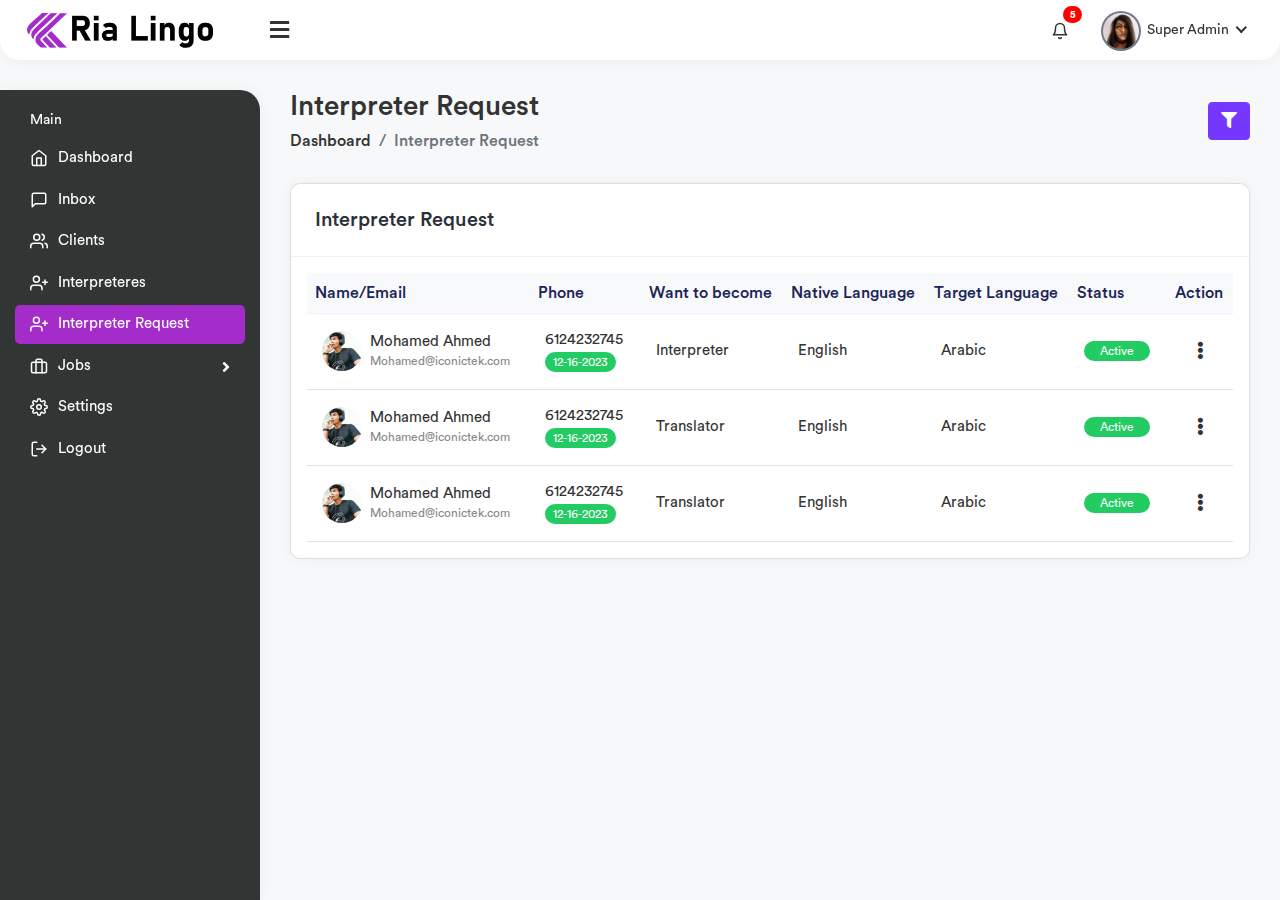
<file: admin/interpreter-request.html>
<!DOCTYPE html>
<html lang="en">

<head>
    <meta charset="utf-8">
    <meta name="viewport" content="width=device-width, initial-scale=1.0, user-scalable=0">
    <title>Interpreter Request - Rialingo</title>
    <link rel="shortcut icon" href="assets/img/favicon.png">
    <link rel="stylesheet" href="assets/css/bootstrap.min.css">
    <link rel="stylesheet" href="assets/plugins/fontawesome/css/fontawesome.min.css">
    <link rel="stylesheet" href="assets/plugins/fontawesome/css/all.min.css">
    <link rel="stylesheet" href="assets/css/style.css">
    
</head>

<body class="nk-body bg-lighter npc-default has-sidebar no-touch nk-nio-theme">
    <div class="main-wrapper">
        <div class="header header-one">
            <div class="header-left header-left-one">
                <a href="index.html" class="logo">
                    <img src="assets/img/logo.png" alt="Logo">
                </a>
                <a href="index.html" class="white-logo">
                    <img src="assets/img/logo-white.png" alt="Logo">
                </a>
                <a href="index.html" class="logo logo-small">
                    <img src="assets/img/logo-small.png" alt="Logo" width="30" height="30">
                </a>
            </div>
            <a href="javascript:void(0);" id="toggle_btn">
                <i class="fas fa-bars"></i>
            </a>
            <a class="mobile_btn" id="mobile_btn">
                <i class="fas fa-bars"></i>
            </a>
            <ul class="nav nav-tabs user-menu">
                
                <li class="nav-item dropdown">
                    <a href="#" class="dropdown-toggle nav-link" data-bs-toggle="dropdown">
                        <i data-feather="bell"></i> <span class="badge rounded-pill">5</span>
                    </a>
                    <div class="dropdown-menu notifications">
                        <div class="topnav-dropdown-header">
                            <span class="notification-title">Notifications</span>
                            <a href="javascript:void(0)" class="clear-noti"> Clear All</a>
                        </div>
                        <div class="noti-content">
                            <ul class="notification-list">
                                <li class="notification-message">
                                    <a href="activities.html">
                                        <div class="media d-flex">
                                            <span class="avatar avatar-sm">
                                                <img class="avatar-img rounded-circle" alt=""
                                                    src="assets/img/profiles/avatar-02.jpg">
                                            </span>
                                            <div class="media-body">
                                                <p class="noti-details"><span class="noti-title">Brian Johnson</span>
                                                    paid the invoice <span class="noti-title">#DF65485</span></p>
                                                <p class="noti-time"><span class="notification-time">4 mins ago</span>
                                                </p>
                                            </div>
                                        </div>
                                    </a>
                                </li>
                                <li class="notification-message">
                                    <a href="activities.html">
                                        <div class="media d-flex">
                                            <span class="avatar avatar-sm">
                                                <img class="avatar-img rounded-circle" alt=""
                                                    src="assets/img/profiles/avatar-03.jpg">
                                            </span>
                                            <div class="media-body">
                                                <p class="noti-details"><span class="noti-title">Marie Canales</span>
                                                    has accepted your estimate <span
                                                        class="noti-title">#GTR458789</span></p>
                                                <p class="noti-time"><span class="notification-time">6 mins ago</span>
                                                </p>
                                            </div>
                                        </div>
                                    </a>
                                </li>
                                <li class="notification-message">
                                    <a href="activities.html">
                                        <div class="media d-flex">
                                            <div class="avatar avatar-sm">
                                                <span class="avatar-title rounded-circle bg-primary-light"><i
                                                        class="far fa-user"></i></span>
                                            </div>
                                            <div class="media-body">
                                                <p class="noti-details"><span class="noti-title">New user
                                                        registered</span></p>
                                                <p class="noti-time"><span class="notification-time">8 mins ago</span>
                                                </p>
                                            </div>
                                        </div>
                                    </a>
                                </li>
                                <li class="notification-message">
                                    <a href="activities.html">
                                        <div class="media d-flex">
                                            <span class="avatar avatar-sm">
                                                <img class="avatar-img rounded-circle" alt=""
                                                    src="assets/img/profiles/avatar-04.jpg">
                                            </span>
                                            <div class="media-body">
                                                <p class="noti-details"><span class="noti-title">Barbara Moore</span>
                                                    declined the invoice <span class="noti-title">#RDW026896</span></p>
                                                <p class="noti-time"><span class="notification-time">12 mins ago</span>
                                                </p>
                                            </div>
                                        </div>
                                    </a>
                                </li>
                                <li class="notification-message">
                                    <a href="activities.html">
                                        <div class="media d-flex">
                                            <div class="avatar avatar-sm">
                                                <span class="avatar-title rounded-circle bg-info-light"><i
                                                        class="far fa-comment"></i></span>
                                            </div>
                                            <div class="media-body">
                                                <p class="noti-details"><span class="noti-title">You have received a new
                                                        message</span></p>
                                                <p class="noti-time"><span class="notification-time">2 days ago</span>
                                                </p>
                                            </div>
                                        </div>
                                    </a>
                                </li>
                            </ul>
                        </div>
                        <div class="topnav-dropdown-footer">
                            <a href="activities.html">View all Notifications</a>
                        </div>
                    </div>
                </li>

                <li class="nav-item dropdown has-arrow main-drop">
                    <a href="#" class="dropdown-toggle nav-link" data-bs-toggle="dropdown">
                        <span class="user-img">
                            <img src="assets/img/profiles/avatar-01.jpg" alt="">
                            <span class="status online"></span>
                        </span>
                        <span>Super Admin</span>
                    </a>
                    <div class="dropdown-menu">
                        <a class="dropdown-item border-bottom " href="settings.html"><i data-feather="settings" class="me-1"></i>
                            Settings</a>
                        <a class="dropdown-item" href="login.html"><i data-feather="log-out" class="me-1"></i>
                            Logout</a>
                    </div>
                </li>
            </ul>
        </div>

        <div class="sidebar" id="sidebar">
            <div class="sidebar-inner slimscroll">
                <div id="sidebar-menu" class="sidebar-menu">
                    <ul>
                        <li class="menu-title"><span>Main</span></li>
                        <li>
                            <a href="index.html"><i data-feather="home"></i> <span>Dashboard</span></a>
                        </li>
                        <li>
                            <a href="inbox.html"><i data-feather="message-square"></i> <span>Inbox</span></a>
                        </li>
                        <li>
                            <a href="client-list.html"><i data-feather="users"></i> <span>Clients</span></a>
                        </li>
                        <li>
                            <a href="interpreter-list.html"><i data-feather="user-plus"></i> <span>Interpreteres</span></a>
                        </li>
                        <li class="active">
                            <a href="interpreter-request.html"><i data-feather="user-plus"></i> <span>Interpreter Request</span></a>
                        </li>
                        <li class="submenu">
                            <a href="#"><i data-feather="briefcase"></i> <span> Jobs </span> <span class="menu-arrow"></span></a>
                            <ul>
                                <li><a href="#"> Add Job</a></li>
                                <li><a href="#">Manage Job</a></li>
                            </ul>
                        </li>
                        <li>
                            <a href="settings.html"><i data-feather="settings"></i> <span>Settings</span></a>
                        </li>
                        <li>
                            <a href="#"><i data-feather="log-out"></i> <span>Logout</span></a>
                        </li>
                    </ul>
                </div>
            </div>
        </div>

        <div class="page-wrapper">
            <div class="content container-fluid">
                <div class="page-header">
                    <div class="row align-items-center">
                      <div class="col">
                        <h3 class="page-title">Interpreter Request</h3>
                        <ul class="breadcrumb">
                          <li class="breadcrumb-item">
                            <a href="index.html">Dashboard</a>
                          </li>
                          <li class="breadcrumb-item active">Interpreter Request</li>
                        </ul>
                      </div>
                      <div class="col-auto">
                        <a class="btn btn-primary filter-btn" href="javascript:void(0);" id="filter_search"> <i class="fas fa-filter"></i>
                        </a>
                      </div>
                    </div>
                </div>
                <div id="filter_inputs" class="card filter-card">
                    <div class="card-body pb-0">
                      <div class="row">
                        <div class="col-md">
                          <div class="form-group">
                            <label>Name</label>
                            <input type="text" class="form-control" />
                          </div>
                        </div>
                        <div class="col-md">
                          <div class="form-group">
                            <label>Email</label>
                            <input type="text" class="form-control" />
                          </div>
                        </div>
                        <div class="col-md">
                          <div class="form-group">
                            <label>Phone</label>
                            <input type="text" class="form-control" />
                          </div>
                        </div>
                        <div class="col-md-1">
                            <div class="mt">
                                <button class="btn btn-success"><i class="fa fa-search"></i></button>
                            </div>
                        </div>
                      </div>
                    </div>
                </div>
                <div class="row">
                    <div class="col-md-12 col-sm-12">
                        <div class="card">
                            <div class="card-header">
                                <div class="row">
                                    <div class="col">
                                        <h5 class="card-title">Interpreter Request</h5>
                                    </div>
                                </div>
                            </div>
                            <div class="card-body">
                                <div class="table-responsive">
                                    <table class="table table-stripped table-hover">
                                        <thead class="thead-light">
                                            <tr>
                                                <th>Name/Email</th>
                                                <th>Phone</th>
                                                <th>Want to become</th>
                                                <th>Native Language	</th>
                                                <th>Target Language	</th>
                                                <th>Status</th>
                                                <th class="text-right">Action</th>
                                            </tr>
                                        </thead>
                                        <tbody>
                                            <tr>
                                                <td>
                                                    <h2 class="table-avatar">
                                                      <a href="#" class="avatar avatar-sm me-2"><img class="avatar-img rounded-circle" src="assets/img/profiles/avatar-02.jpg" /></a>
                                                      <a href="#">Mohamed Ahmed <span>Mohamed@iconictek.com</span></a>
                                                    </h2>
                                                </td>
                                                <td>
                                                    6124232745<br><span class="badge bg-success rounded-pill">12-16-2023</span>
                                                </td>
                                                <td>
                                                    Interpreter
                                                </td>
                                                <td>English</td>
                                                <td>Arabic</td>
                                                <td><span class="badge bg-success rounded-pill  px-3">Active</span></td>
                                                <td class="text-center ">
                                                    <div class="dropdown dropdown-action">
                                                        <a href="#" class="action-icon dropdown-toggle"
                                                            data-bs-toggle="dropdown" aria-expanded="false"><i
                                                                class="fas fa-ellipsis-v"></i></a>
                                                        <div class="dropdown-menu dropdown-menu-right">
                                                            <a class="dropdown-item border-bottom "><i
                                                                    class="far fa-edit me-2"></i>Edit</a>
                                                            <a class="dropdown-item" href="javascript:void(0);"><i
                                                                    class="far fa-trash-alt me-2"></i>Delete</a>
                                                        </div>
                                                    </div>
                                                </td>
                                            </tr>
                                            <tr>
                                                <td>
                                                    <h2 class="table-avatar">
                                                      <a href="#" class="avatar avatar-sm me-2"><img class="avatar-img rounded-circle" src="assets/img/profiles/avatar-02.jpg" /></a>
                                                      <a href="#">Mohamed Ahmed <span>Mohamed@iconictek.com</span></a>
                                                    </h2>
                                                </td>
                                                <td>
                                                    6124232745<br><span class="badge bg-success rounded-pill">12-16-2023</span>
                                                </td>
                                                <td>
                                                    Translator
                                                </td>
                                                <td>English</td>
                                                <td>Arabic</td>
                                                <td><span class="badge bg-success rounded-pill  px-3">Active</span></td>
                                                <td class="text-center ">
                                                    <div class="dropdown dropdown-action">
                                                        <a href="#" class="action-icon dropdown-toggle"
                                                            data-bs-toggle="dropdown" aria-expanded="false"><i
                                                                class="fas fa-ellipsis-v"></i></a>
                                                        <div class="dropdown-menu dropdown-menu-right">
                                                            <a class="dropdown-item border-bottom "><i
                                                                    class="far fa-edit me-2"></i>Edit</a>
                                                            <a class="dropdown-item" href="javascript:void(0);"><i
                                                                    class="far fa-trash-alt me-2"></i>Delete</a>
                                                        </div>
                                                    </div>
                                                </td>
                                            </tr>
                                            <tr>
                                                <td>
                                                    <h2 class="table-avatar">
                                                      <a href="#" class="avatar avatar-sm me-2"><img class="avatar-img rounded-circle" src="assets/img/profiles/avatar-02.jpg" /></a>
                                                      <a href="#">Mohamed Ahmed <span>Mohamed@iconictek.com</span></a>
                                                    </h2>
                                                </td>
                                                <td>
                                                    6124232745<br><span class="badge bg-success rounded-pill">12-16-2023</span>
                                                </td>
                                                <td>
                                                    Translator
                                                </td>
                                                <td>English</td>
                                                <td>Arabic</td>
                                                <td><span class="badge bg-success rounded-pill  px-3">Active</span></td>
                                                <td class="text-center ">
                                                    <div class="dropdown dropdown-action">
                                                        <a href="#" class="action-icon dropdown-toggle"
                                                            data-bs-toggle="dropdown" aria-expanded="false"><i
                                                                class="fas fa-ellipsis-v"></i></a>
                                                        <div class="dropdown-menu dropdown-menu-right">
                                                            <a class="dropdown-item border-bottom "><i
                                                                    class="far fa-edit me-2"></i>Edit</a>
                                                            <a class="dropdown-item" href="javascript:void(0);"><i
                                                                    class="far fa-trash-alt me-2"></i>Delete</a>
                                                        </div>
                                                    </div>
                                                </td>
                                            </tr>
                                            
                                        </tbody>
                                    </table>
                                </div>
                            </div>
                        </div>
                    </div>
                </div>
            </div>
        </div>
    </div>

    <script src="assets/js/jquery-3.6.0.min.js"></script>
    <script src="assets/js/bootstrap.bundle.min.js"></script>
    <script src="assets/js/feather.min.js"></script>
    <script src="assets/plugins/slimscroll/jquery.slimscroll.min.js"></script>

    <script src="assets/js/script.js"></script>
    <script src="assets/js/chart.js"></script>
</body>

</html>
</file>
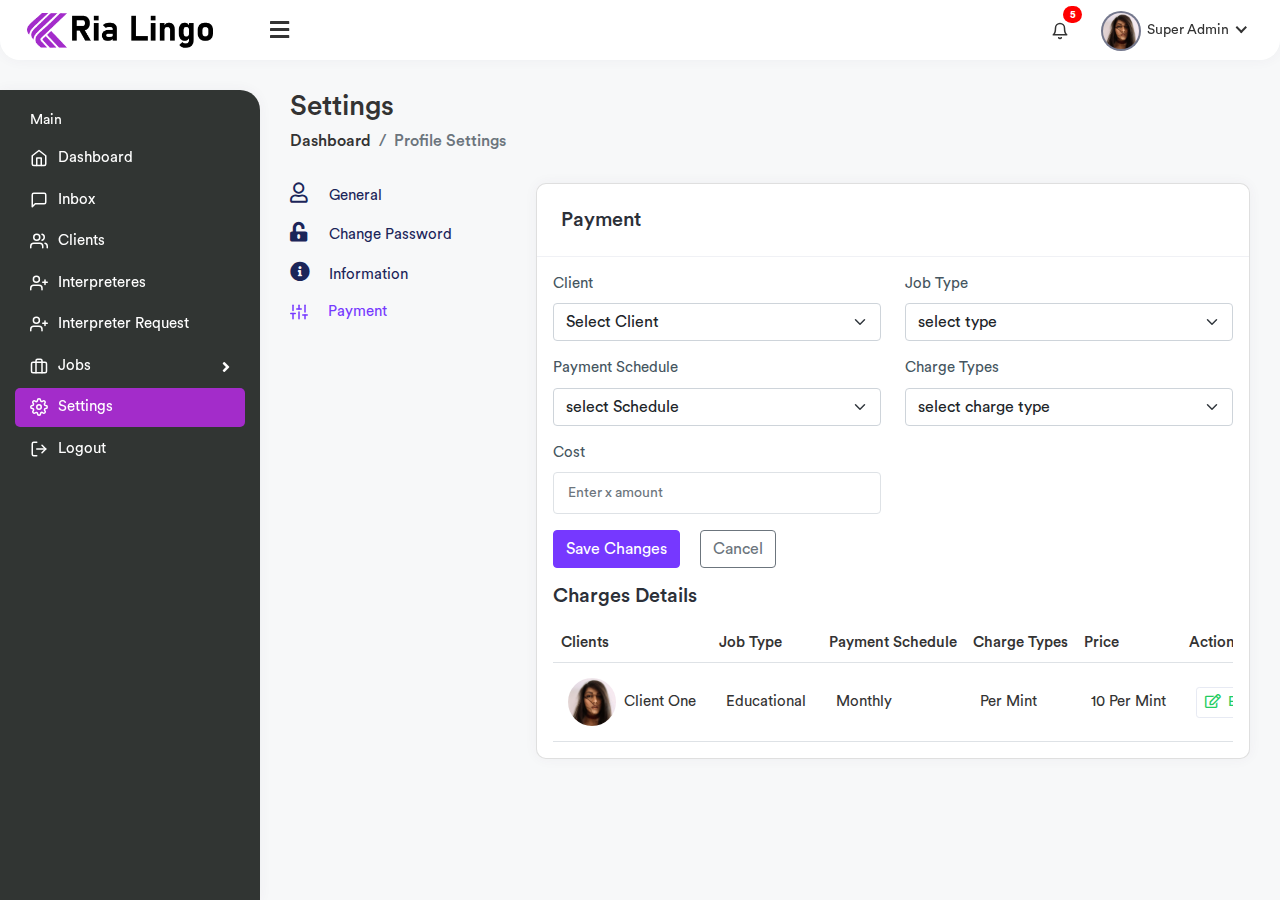
<file: admin/payments.html>
<!DOCTYPE html>
<html lang="en">

<head>
    <meta charset="utf-8">
    <meta name="viewport" content="width=device-width, initial-scale=1.0, user-scalable=0">
    <title>Settings - Rialingo</title>
    <link rel="shortcut icon" href="assets/img/favicon.png">
    <link rel="stylesheet" href="assets/css/bootstrap.min.css">
    <link rel="stylesheet" href="assets/plugins/fontawesome/css/fontawesome.min.css">
    <link rel="stylesheet" href="assets/plugins/fontawesome/css/all.min.css">
    <link rel="stylesheet" href="assets/css/style.css">
    
</head>

<body class="nk-body bg-lighter npc-default has-sidebar no-touch nk-nio-theme">
    <div class="main-wrapper">
        <div class="header header-one">
            <div class="header-left header-left-one">
                <a href="index.html" class="logo">
                    <img src="assets/img/logo.png" alt="Logo">
                </a>
                <a href="index.html" class="white-logo">
                    <img src="assets/img/logo-white.png" alt="Logo">
                </a>
                <a href="index.html" class="logo logo-small">
                    <img src="assets/img/logo-small.png" alt="Logo" width="30" height="30">
                </a>
            </div>
            <a href="javascript:void(0);" id="toggle_btn">
                <i class="fas fa-bars"></i>
            </a>
            <a class="mobile_btn" id="mobile_btn">
                <i class="fas fa-bars"></i>
            </a>
            <ul class="nav nav-tabs user-menu">
                
                <li class="nav-item dropdown">
                    <a href="#" class="dropdown-toggle nav-link" data-bs-toggle="dropdown">
                        <i data-feather="bell"></i> <span class="badge rounded-pill">5</span>
                    </a>
                    <div class="dropdown-menu notifications">
                        <div class="topnav-dropdown-header">
                            <span class="notification-title">Notifications</span>
                            <a href="javascript:void(0)" class="clear-noti"> Clear All</a>
                        </div>
                        <div class="noti-content">
                            <ul class="notification-list">
                                <li class="notification-message">
                                    <a href="activities.html">
                                        <div class="media d-flex">
                                            <span class="avatar avatar-sm">
                                                <img class="avatar-img rounded-circle" alt=""
                                                    src="assets/img/profiles/avatar-02.jpg">
                                            </span>
                                            <div class="media-body">
                                                <p class="noti-details"><span class="noti-title">Brian Johnson</span>
                                                    paid the invoice <span class="noti-title">#DF65485</span></p>
                                                <p class="noti-time"><span class="notification-time">4 mins ago</span>
                                                </p>
                                            </div>
                                        </div>
                                    </a>
                                </li>
                                <li class="notification-message">
                                    <a href="activities.html">
                                        <div class="media d-flex">
                                            <span class="avatar avatar-sm">
                                                <img class="avatar-img rounded-circle" alt=""
                                                    src="assets/img/profiles/avatar-03.jpg">
                                            </span>
                                            <div class="media-body">
                                                <p class="noti-details"><span class="noti-title">Marie Canales</span>
                                                    has accepted your estimate <span
                                                        class="noti-title">#GTR458789</span></p>
                                                <p class="noti-time"><span class="notification-time">6 mins ago</span>
                                                </p>
                                            </div>
                                        </div>
                                    </a>
                                </li>
                                <li class="notification-message">
                                    <a href="activities.html">
                                        <div class="media d-flex">
                                            <div class="avatar avatar-sm">
                                                <span class="avatar-title rounded-circle bg-primary-light"><i
                                                        class="far fa-user"></i></span>
                                            </div>
                                            <div class="media-body">
                                                <p class="noti-details"><span class="noti-title">New user
                                                        registered</span></p>
                                                <p class="noti-time"><span class="notification-time">8 mins ago</span>
                                                </p>
                                            </div>
                                        </div>
                                    </a>
                                </li>
                                <li class="notification-message">
                                    <a href="activities.html">
                                        <div class="media d-flex">
                                            <span class="avatar avatar-sm">
                                                <img class="avatar-img rounded-circle" alt=""
                                                    src="assets/img/profiles/avatar-04.jpg">
                                            </span>
                                            <div class="media-body">
                                                <p class="noti-details"><span class="noti-title">Barbara Moore</span>
                                                    declined the invoice <span class="noti-title">#RDW026896</span></p>
                                                <p class="noti-time"><span class="notification-time">12 mins ago</span>
                                                </p>
                                            </div>
                                        </div>
                                    </a>
                                </li>
                                <li class="notification-message">
                                    <a href="activities.html">
                                        <div class="media d-flex">
                                            <div class="avatar avatar-sm">
                                                <span class="avatar-title rounded-circle bg-info-light"><i
                                                        class="far fa-comment"></i></span>
                                            </div>
                                            <div class="media-body">
                                                <p class="noti-details"><span class="noti-title">You have received a new
                                                        message</span></p>
                                                <p class="noti-time"><span class="notification-time">2 days ago</span>
                                                </p>
                                            </div>
                                        </div>
                                    </a>
                                </li>
                            </ul>
                        </div>
                        <div class="topnav-dropdown-footer">
                            <a href="activities.html">View all Notifications</a>
                        </div>
                    </div>
                </li>

                <li class="nav-item dropdown has-arrow main-drop">
                    <a href="#" class="dropdown-toggle nav-link" data-bs-toggle="dropdown">
                        <span class="user-img">
                            <img src="assets/img/profiles/avatar-01.jpg" alt="">
                            <span class="status online"></span>
                        </span>
                        <span>Super Admin</span>
                    </a>
                    <div class="dropdown-menu">
                        <a class="dropdown-item border-bottom " href="settings.html"><i data-feather="settings" class="me-1"></i>
                            Settings</a>
                        <a class="dropdown-item" href="login.html"><i data-feather="log-out" class="me-1"></i>
                            Logout</a>
                    </div>
                </li>
            </ul>
        </div>

        <div class="sidebar" id="sidebar">
            <div class="sidebar-inner slimscroll">
                <div id="sidebar-menu" class="sidebar-menu">
                    <ul>
                        <li class="menu-title"><span>Main</span></li>
                        <li>
                            <a href="index.html"><i data-feather="home"></i> <span>Dashboard</span></a>
                        </li>
                        <li>
                            <a href="inbox.html"><i data-feather="message-square"></i> <span>Inbox</span></a>
                        </li>
                        <li>
                            <a href="client-list.html"><i data-feather="users"></i> <span>Clients</span></a>
                        </li>
                        <li>
                            <a href="interpreter-list.html"><i data-feather="user-plus"></i> <span>Interpreteres</span></a>
                        </li>
                        <li>
                            <a href="interpreter-request.html"><i data-feather="user-plus"></i> <span>Interpreter Request</span></a>
                        </li>
                        <li class="submenu">
                            <a href="#"><i data-feather="briefcase"></i> <span> Jobs </span> <span class="menu-arrow"></span></a>
                            <ul>
                                <li><a href="#"> Add Job</a></li>
                                <li><a href="#">Manage Job</a></li>
                            </ul>
                        </li>
                        <li class="active">
                            <a href="settings.html"><i data-feather="settings"></i> <span>Settings</span></a>
                        </li>
                        <li>
                            <a href="#"><i data-feather="log-out"></i> <span>Logout</span></a>
                        </li>
                    </ul>
                </div>
            </div>
        </div>

        <div class="page-wrapper">
            <div class="content container-fluid">
              <div class="page-header">
                <div class="row">
                  <div class="col-sm-6">
                    <h3 class="page-title">Settings</h3>
                    <ul class="breadcrumb">
                      <li class="breadcrumb-item">
                        <a href="index.html">Dashboard</a>
                      </li>
                      <li class="breadcrumb-item active">Profile Settings</li>
                    </ul>
                  </div>
                </div>
              </div>
              <div class="row">
                <div class="col-xl-3 col-md-4">
                  <div class="widget settings-menu">
                    <ul>
                      <li class="nav-item">
                        <a href="settings.html" class="nav-link">
                          <i class="far fa-user"></i> <span> General</span>
                        </a>
                      </li>
                      <li class="nav-item">
                        <a href="change-password.html" class="nav-link">
                          <i class="fas fa-unlock-alt"></i>
                          <span>Change Password</span>
                        </a>
                      </li>
                      <li class="nav-item">
                        <a href="information.html" class="nav-link">
                          <i class="fa fa-info-circle"></i> <span>Information</span>
                        </a>
                      </li>
                      <li class="nav-item">
                        <a href="payments.html" class="nav-link active">
                          <i data-feather="sliders" class="me-3 "></i> <span>Payment</span>
                        </a>
                      </li>
                      
                    </ul>
                  </div>
                </div>
                <div class="col-xl-9 col-md-8">
                  <div class="card">
                    <div class="card-header">
                      <h5 class="card-title"> Payment</h5>
                    </div>
                    <div class="card-body">
                      <form>
                        <div class="row">
                            <div class="col-12 col-sm-6">
                                <div class="mb-3">
                                    <label class="form-label" for="accountSelect">Client</label>
                                    <select class="form-select" name="client_id" required="">
                                        <option value="">Select Client</option>
                                        <option value="3">Client One</option>
                                    </select>
                                </div>
                            </div>
                            <div class="col-6 col-sm-6">
                                <div class="mb-3">
                                    <label class="form-label" for="accountSelect">Job Type</label>
                                    <select class="form-select" name="job_type" required="">
                                        <option selected="" disabled="">select type</option>
                                        <option value="Educational">Educational</option>
                                        <option value="Legal">Legal</option>
                                        <option value="Medical">Medical</option>
                                        <option value="Special Event">Special Event</option>
                                        <option value="Employment">Employment</option>
                                        <option value="Global Meetings &amp; Conference">Global Meetings &amp; Conference</option>
                                        <option value="Sign Language Assistance">Sign Language Assistance</option>
                                        <option value="Other">Other</option>
                                    </select>
                                </div>
                            </div>
                            <div class="col-6 col-sm-6">
                                <div class="mb-3">
                                    <label class="form-label" for="accountSelect">Payment Schedule</label>
                                    <select class="form-select" name="payment_schedule" required="">
                                        <option selected="" disabled="">select Schedule</option>
                                        <option value="Weekly">Weekly</option>
                                        <option value="Monthly">Monthly</option>
                                    </select>
                                </div>
                            </div>
                            <div class="col-6 col-sm-6">
                                <div class="mb-3">
                                    <label class="form-label" for="accountSelect">Charge Types</label>
                                    <select class="form-select" name="charge_type" required="">
                                        <option selected="" disabled="">select charge type</option>
                                        <option value="per_mint">Per Minute</option>
                                        <option value="per_hour">Per Hour</option>
                                    </select>
                                </div>
                            </div>
                            <div class="col-12 col-sm-6">
                                <div class="mb-3">
                                    <label class="form-label" for="account-phone">Cost</label>
                                    <input type="text" class="form-control" id="account-phone" placeholder="Enter x amount" name="cost" required="">
                                </div>
                            </div>
                        </div>

                        <div class="text-start">
                          <button type="submit" class="btn btn-primary me-3 ">Save Changes</button>
                          <button type="reset" class="btn btn-outline-secondary">Cancel</button>
                        </div>
                      </form>
                      <div class="row mt-3">
                        <div class="col-lg-12 col-12">
                            <h5>Charges Details</h5>
                            <div class="table-responsive mt-3">
                                <table class="table">
                                    <thead>
                                    <tr>
                                        <th>Clients</th>
                                        <th style="align-items: center; vertical-align: middle">Job Type</th>
                                        <th style="align-items: center; vertical-align: middle">Payment Schedule</th>
                                        <th style="align-items: center; vertical-align: middle">Charge Types</th>
                                        <th style="align-items: center; vertical-align: middle">Price</th>
                                        <th style="align-items: center; vertical-align: middle">Actions</th>
                                    </tr>
                                    </thead>
                                    <tbody>
                                        <tr>
                                            <td>
                                                <div class="avatar-group align-items-center ps-0">
                                                    <div data-bs-toggle="tooltip" data-popup="tooltip-custom" data-bs-placement="top" class="avatar pull-up my-0 me-2" title="" data-bs-original-title="Lilian Nenez">
                                                        <img src="assets/img/profiles/avatar-01.jpg" class="rounded-circle header-profile-user" alt="image">
                                                    </div>
                                                    Client One
                                                </div>
                                            </td>
                                            <td style="align-items: center; vertical-align: middle">Educational</td>
                                            <td style="align-items: center; vertical-align: middle">Monthly</td>
                                            <td style="align-items: center; vertical-align: middle">Per Mint</td>
                                            <td style="align-items: center; vertical-align: middle">10  Per Mint </td>
                                            <td style="align-items: center; vertical-align: middle">
                                                <a href="#" class="btn btn-sm btn-white text-success me-2" data-bs-toggle="modal" data-bs-target="#editCharges"><i class="far fa-edit me-1"></i> Edit</a>
                                            </td>
                                        </tr>
                                    </tbody>
                                </table>
                            </div>
                        </div>
                    </div>
                    
                  </div>
                </div>
              </div>
            </div>
        </div>
    </div>

    <div class="modal fade" id="editCharges" tabindex="-1" role="dialog" aria-labelledby="myLargeModalLabel" aria-hidden="true">
        <div class="modal-dialog ">
            <div class="modal-content">
                <div class="modal-header">
                    <h4 class="modal-title" id="myLargeModalLabel">Update Charges</h4>
                    <button type="button" class="btn-close" data-bs-dismiss="modal"
                        aria-label="Close"></button>
                </div>
                <div class="modal-body">
                    <form action="#">
                        <div class="row">
                            <div class="col-12 col-sm-6">
                                <div class="mb-3">
                                    <label class="form-label" for="accountSelect">Client</label>
                                    <select class="form-select" id="clientId" name="updated_client_id" required="">
                                        <option value="">Select Client</option>
                                        <option value="3">Client One</option>
                                    </select>
                                </div>
                            </div>
                            <div class="col-6 col-sm-6">
                                <div class="mb-3">
                                    <label class="form-label" for="accountSelect">Job Type</label>
                                    <select class="form-select" id="jobType" name="client_job_type" required="">
                                        <option selected="" disabled="">select type</option>
                                        <option value="Educational">Educational</option>
                                        <option value="Legal">Legal</option>
                                        <option value="Medical">Medical</option>
                                        <option value="Special Event">Special Event</option>
                                        <option value="Employment">Employment</option>
                                        <option value="Global Meetings &amp; Conference">Global Meetings &amp; Conference</option>
                                        <option value="Sign Language Assistance">Sign Language Assistance</option>
                                        <option value="Other">Other</option>
                                    </select>
                                </div>
                            </div>
                            <div class="col-6 col-sm-6">
                                <div class="mb-3">
                                    <label class="form-label" for="accountSelect">Payment Schedule</label>
                                    <select class="form-select" id="payment" name="client_payment_schedule" required="">
                                        <option selected="" disabled="">select Schedule</option>
                                        <option value="Weekly">Weekly</option>
                                        <option value="Monthly">Monthly</option>
                                    </select>
                                </div>
                            </div>
                            <div class="col-6 col-sm-6">
                                <div class="mb-3">
                                    <label class="form-label" for="accountSelect">Charge Types</label>
                                    <select class="form-select" id="chargeType" name="client_charge_type" required="">
                                        <option selected="" disabled="">select charge type</option>
                                        <option value="per_mint">Per Minute</option>
                                        <option value="per_hour">Per Hour</option>
                                    </select>
                                </div>
                            </div>
                            <div class="col-12 col-sm-6">
                                <div>
                                    <label class="form-label" for="account-phone">Cost</label>
                                    <input type="text" class="form-control" id="account-phone" placeholder="Enter x amount" name="client_cost" required="">
                                </div>
                            </div>
                        </div>
                    </form>
                </div>
                <hr>
                <div class="modal-footer">
                    <button type="button" class="btn btn-primary">Update</button>
                    <button type="button" class="btn btn-light" data-bs-dismiss="modal">Cancel</button>
                </div>
            </div>
        </div>                         
    </div>

    <script src="assets/js/jquery-3.6.0.min.js"></script>
    <script src="assets/js/bootstrap.bundle.min.js"></script>
    <script src="assets/js/feather.min.js"></script>
    <script src="assets/plugins/slimscroll/jquery.slimscroll.min.js"></script>

    <script src="assets/js/script.js"></script>
    <script src="assets/js/chart.js"></script>
    
</body>

</html>
</file>
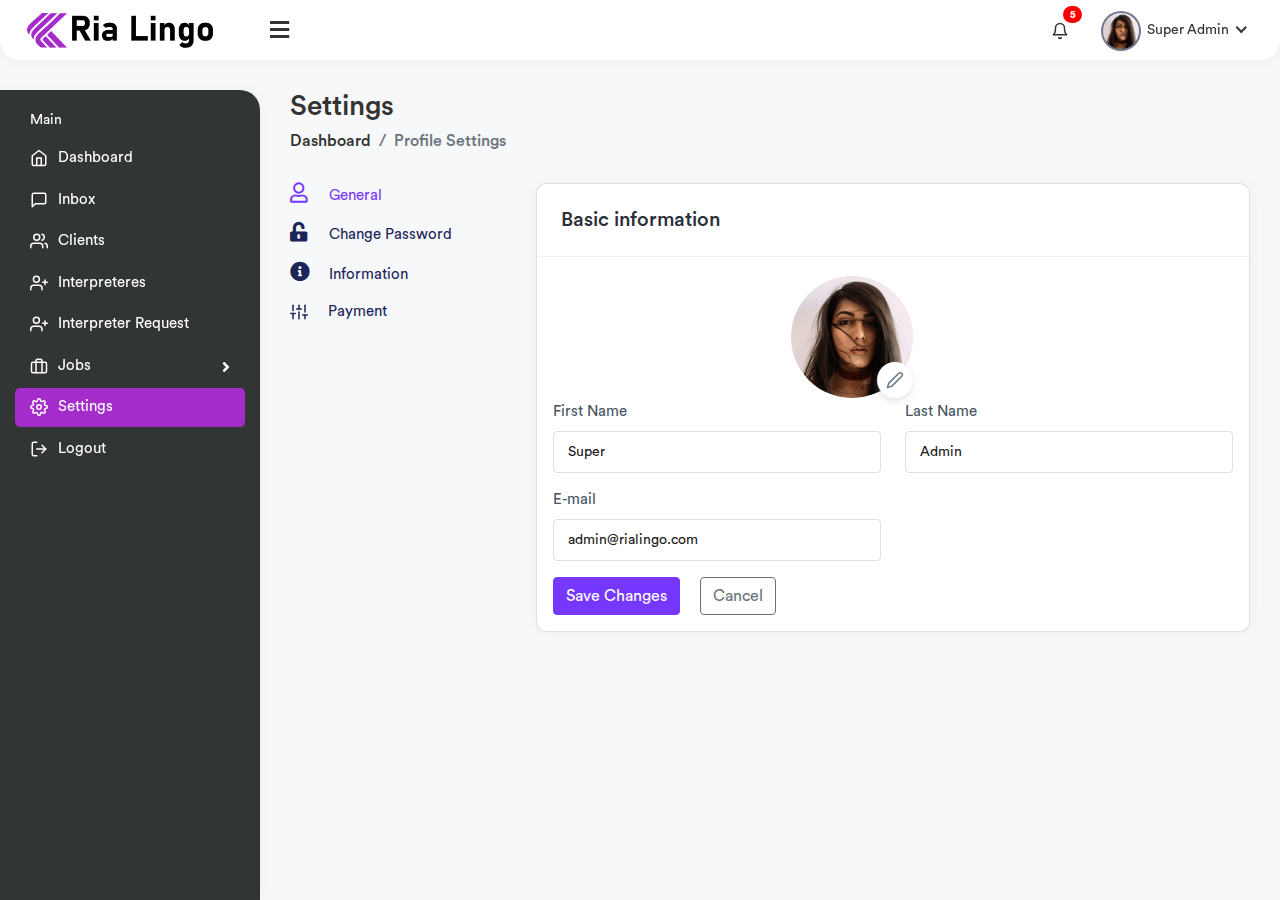
<file: admin/settings.html>
<!DOCTYPE html>
<html lang="en">

<head>
    <meta charset="utf-8">
    <meta name="viewport" content="width=device-width, initial-scale=1.0, user-scalable=0">
    <title>Settings - Rialingo</title>
    <link rel="shortcut icon" href="assets/img/favicon.png">
    <link rel="stylesheet" href="assets/css/bootstrap.min.css">
    <link rel="stylesheet" href="assets/plugins/fontawesome/css/fontawesome.min.css">
    <link rel="stylesheet" href="assets/plugins/fontawesome/css/all.min.css">
    <link rel="stylesheet" href="assets/css/style.css">
    
</head>

<body class="nk-body bg-lighter npc-default has-sidebar no-touch nk-nio-theme">
    <div class="main-wrapper">
        <div class="header header-one">
            <div class="header-left header-left-one">
                <a href="index.html" class="logo">
                    <img src="assets/img/logo.png" alt="Logo">
                </a>
                <a href="index.html" class="white-logo">
                    <img src="assets/img/logo-white.png" alt="Logo">
                </a>
                <a href="index.html" class="logo logo-small">
                    <img src="assets/img/logo-small.png" alt="Logo" width="30" height="30">
                </a>
            </div>
            <a href="javascript:void(0);" id="toggle_btn">
                <i class="fas fa-bars"></i>
            </a>
            <a class="mobile_btn" id="mobile_btn">
                <i class="fas fa-bars"></i>
            </a>
            <ul class="nav nav-tabs user-menu">
                
                <li class="nav-item dropdown">
                    <a href="#" class="dropdown-toggle nav-link" data-bs-toggle="dropdown">
                        <i data-feather="bell"></i> <span class="badge rounded-pill">5</span>
                    </a>
                    <div class="dropdown-menu notifications">
                        <div class="topnav-dropdown-header">
                            <span class="notification-title">Notifications</span>
                            <a href="javascript:void(0)" class="clear-noti"> Clear All</a>
                        </div>
                        <div class="noti-content">
                            <ul class="notification-list">
                                <li class="notification-message">
                                    <a href="activities.html">
                                        <div class="media d-flex">
                                            <span class="avatar avatar-sm">
                                                <img class="avatar-img rounded-circle" alt=""
                                                    src="assets/img/profiles/avatar-02.jpg">
                                            </span>
                                            <div class="media-body">
                                                <p class="noti-details"><span class="noti-title">Brian Johnson</span>
                                                    paid the invoice <span class="noti-title">#DF65485</span></p>
                                                <p class="noti-time"><span class="notification-time">4 mins ago</span>
                                                </p>
                                            </div>
                                        </div>
                                    </a>
                                </li>
                                <li class="notification-message">
                                    <a href="activities.html">
                                        <div class="media d-flex">
                                            <span class="avatar avatar-sm">
                                                <img class="avatar-img rounded-circle" alt=""
                                                    src="assets/img/profiles/avatar-03.jpg">
                                            </span>
                                            <div class="media-body">
                                                <p class="noti-details"><span class="noti-title">Marie Canales</span>
                                                    has accepted your estimate <span
                                                        class="noti-title">#GTR458789</span></p>
                                                <p class="noti-time"><span class="notification-time">6 mins ago</span>
                                                </p>
                                            </div>
                                        </div>
                                    </a>
                                </li>
                                <li class="notification-message">
                                    <a href="activities.html">
                                        <div class="media d-flex">
                                            <div class="avatar avatar-sm">
                                                <span class="avatar-title rounded-circle bg-primary-light"><i
                                                        class="far fa-user"></i></span>
                                            </div>
                                            <div class="media-body">
                                                <p class="noti-details"><span class="noti-title">New user
                                                        registered</span></p>
                                                <p class="noti-time"><span class="notification-time">8 mins ago</span>
                                                </p>
                                            </div>
                                        </div>
                                    </a>
                                </li>
                                <li class="notification-message">
                                    <a href="activities.html">
                                        <div class="media d-flex">
                                            <span class="avatar avatar-sm">
                                                <img class="avatar-img rounded-circle" alt=""
                                                    src="assets/img/profiles/avatar-04.jpg">
                                            </span>
                                            <div class="media-body">
                                                <p class="noti-details"><span class="noti-title">Barbara Moore</span>
                                                    declined the invoice <span class="noti-title">#RDW026896</span></p>
                                                <p class="noti-time"><span class="notification-time">12 mins ago</span>
                                                </p>
                                            </div>
                                        </div>
                                    </a>
                                </li>
                                <li class="notification-message">
                                    <a href="activities.html">
                                        <div class="media d-flex">
                                            <div class="avatar avatar-sm">
                                                <span class="avatar-title rounded-circle bg-info-light"><i
                                                        class="far fa-comment"></i></span>
                                            </div>
                                            <div class="media-body">
                                                <p class="noti-details"><span class="noti-title">You have received a new
                                                        message</span></p>
                                                <p class="noti-time"><span class="notification-time">2 days ago</span>
                                                </p>
                                            </div>
                                        </div>
                                    </a>
                                </li>
                            </ul>
                        </div>
                        <div class="topnav-dropdown-footer">
                            <a href="activities.html">View all Notifications</a>
                        </div>
                    </div>
                </li>

                <li class="nav-item dropdown has-arrow main-drop">
                    <a href="#" class="dropdown-toggle nav-link" data-bs-toggle="dropdown">
                        <span class="user-img">
                            <img src="assets/img/profiles/avatar-01.jpg" alt="">
                            <span class="status online"></span>
                        </span>
                        <span>Super Admin</span>
                    </a>
                    <div class="dropdown-menu">
                        <a class="dropdown-item border-bottom " href="settings.html"><i data-feather="settings" class="me-1"></i>
                            Settings</a>
                        <a class="dropdown-item" href="login.html"><i data-feather="log-out" class="me-1"></i>
                            Logout</a>
                    </div>
                </li>
            </ul>
        </div>

        <div class="sidebar" id="sidebar">
            <div class="sidebar-inner slimscroll">
                <div id="sidebar-menu" class="sidebar-menu">
                    <ul>
                        <li class="menu-title"><span>Main</span></li>
                        <li>
                            <a href="index.html"><i data-feather="home"></i> <span>Dashboard</span></a>
                        </li>
                        <li>
                            <a href="inbox.html"><i data-feather="message-square"></i> <span>Inbox</span></a>
                        </li>
                        <li>
                            <a href="client-list.html"><i data-feather="users"></i> <span>Clients</span></a>
                        </li>
                        <li>
                            <a href="interpreter-list.html"><i data-feather="user-plus"></i> <span>Interpreteres</span></a>
                        </li>
                        <li>
                            <a href="interpreter-request.html"><i data-feather="user-plus"></i> <span>Interpreter Request</span></a>
                        </li>
                        <li class="submenu">
                            <a href="#"><i data-feather="briefcase"></i> <span> Jobs </span> <span class="menu-arrow"></span></a>
                            <ul>
                                <li><a href="#"> Add Job</a></li>
                                <li><a href="#">Manage Job</a></li>
                            </ul>
                        </li>
                        <li class="active">
                            <a href="settings.html"><i data-feather="settings"></i> <span>Settings</span></a>
                        </li>
                        <li>
                            <a href="#"><i data-feather="log-out"></i> <span>Logout</span></a>
                        </li>
                    </ul>
                </div>
            </div>
        </div>

        <div class="page-wrapper">
            <div class="content container-fluid">
              <div class="page-header">
                <div class="row">
                  <div class="col-sm-6">
                    <h3 class="page-title">Settings</h3>
                    <ul class="breadcrumb">
                      <li class="breadcrumb-item">
                        <a href="index.html">Dashboard</a>
                      </li>
                      <li class="breadcrumb-item active">Profile Settings</li>
                    </ul>
                  </div>
                </div>
              </div>
              <div class="row">
                <div class="col-xl-3 col-md-4">
                  <div class="widget settings-menu">
                    <ul>
                      <li class="nav-item">
                        <a href="settings.html" class="nav-link active">
                          <i class="far fa-user"></i> <span> General</span>
                        </a>
                      </li>
                      <li class="nav-item">
                        <a href="change-password.html" class="nav-link">
                          <i class="fas fa-unlock-alt"></i>
                          <span>Change Password</span>
                        </a>
                      </li>
                      <li class="nav-item">
                        <a href="information.html" class="nav-link">
                          <i class="fa fa-info-circle"></i> <span>Information</span>
                        </a>
                      </li>
                      <li class="nav-item">
                        <a href="payments.html" class="nav-link">
                          <i data-feather="sliders" class="me-3 "></i> <span>Payment</span>
                        </a>
                      </li>
                    </ul>
                  </div>
                </div>
                <div class="col-xl-9 col-md-8">
                  <div class="card">
                    <div class="card-header">
                      <h5 class="card-title">Basic information</h5>
                    </div>
                    <div class="card-body">
                      <form>
                        <div class="row justify-content-center ">
                          
                          <div class="col-sm-4">
                            <div class="d-flex align-items-center">
                              <label
                                class="avatar avatar-xxl profile-cover-avatar m-0"
                                for="edit_img">
                                <img
                                  id="avatarImg"
                                  class="avatar-img"
                                  src="assets/img/profiles/avatar-01.jpg"
                                  alt="Profile Image"
                                />
                                <input type="file" id="edit_img" />
                                <span class="avatar-edit">
                                  <i
                                    data-feather="edit-2"
                                    class="avatar-uploader-icon shadow-soft"
                                  ></i>
                                </span>
                              </label>
                            </div>
                          </div>
                        </div>
                        <div class="row">
                            <div class="col-12 col-sm-6">
                                <div class="mb-3">
                                    <label class="form-label" for="account-username">First Name</label>
                                    <input type="text" class="form-control" id="account-username" name="f_name" placeholder="Username" value="Super">
                                </div>
                            </div>
                            <div class="col-12 col-sm-6">
                                <div class="mb-3">
                                    <label class="form-label" for="account-name">Last Name</label>
                                    <input type="text" class="form-control" id="account-name" name="l_name" placeholder="Name" value="Admin">
                                </div>
                            </div>
                            <div class="col-12 col-sm-6">
                                <div class="mb-3">
                                    <label class="form-label" for="account-e-mail">E-mail</label>
                                    <input type="email" class="form-control" id="account-e-mail" name="email" placeholder="Email" value="admin@rialingo.com">
                                </div>
                            </div>
                        </div>
                        <div class="text-start">
                          <button type="submit" class="btn btn-primary me-3 ">Save Changes</button>
                          <button type="reset" class="btn btn-outline-secondary">Cancel</button>
                        </div>
                      </form>
                    </div>
                  </div>
                </div>
              </div>
            </div>
        </div>
    </div>

    <script src="assets/js/jquery-3.6.0.min.js"></script>
    <script src="assets/js/bootstrap.bundle.min.js"></script>
    <script src="assets/js/feather.min.js"></script>
    <script src="assets/plugins/slimscroll/jquery.slimscroll.min.js"></script>

    <script src="assets/js/script.js"></script>
    <script src="assets/js/chart.js"></script>
    
</body>

</html>
</file>
<file: admin/assets/css/style.css>
@font-face {
  font-family: circularstd;
  font-style: normal;
  font-weight: 400;
  src: local("Circular Std Book"),
    url(../fonts/CircularStd-Book.woff) format("woff");
}

@font-face {
  font-family: circularstd;
  font-style: italic;
  font-weight: 400;
  src: local("Circular Std Book Italic"),
    url(../fonts/CircularStd-BookItalic.woff) format("woff");
}

@font-face {
  font-family: circularstd;
  font-style: normal;
  font-weight: 500;
  src: local("Circular Std Medium"),
    url(../fonts/CircularStd-Medium.woff) format("woff");
}

@font-face {
  font-family: circularstd;
  font-style: italic;
  font-weight: 500;
  src: local("Circular Std Medium Italic"),
    url(../fonts/CircularStd-MediumItalic.woff) format("woff");
}

@font-face {
  font-family: circularstd;
  font-style: normal;
  font-weight: 600;
  src: local("Circular Std Bold"),
    url(../fonts/CircularStd-Bold.woff) format("woff");
}

@font-face {
  font-family: circularstd;
  font-style: italic;
  font-weight: 600;
  src: local("Circular Std Bold Italic"),
    url(../fonts/CircularStd-BoldItalic.woff) format("woff");
}

@font-face {
  font-family: circularstd;
  font-style: normal;
  font-weight: 800;
  src: local("Circular Std Black"),
    url(../fonts/CircularStd-Black.woff) format("woff");
}

@font-face {
  font-family: circularstd;
  font-style: italic;
  font-weight: 800;
  src: local("Circular Std Black Italic"),
    url(../fonts/CircularStd-BlackItalic.woff) format("woff");
}

@font-face {
  font-family: material icons;
  font-style: normal;
  font-weight: 400;
  src: url(../fonts/MaterialIcons-Regular.eot);
  src: local("Material Icons"), local("MaterialIcons-Regular"),
    url(../fonts/MaterialIcons-Regular.woff2) format("woff2"),
    url(../fonts/MaterialIcons-Regular.woff) format("woff"),
    url(../fonts/MaterialIcons-Regular.ttf) format("truetype");
}

html {
  height: 100%;
}

body {
  background-color: #f7f8f9;
  color: #455560;
  font-family: circularstd, sans-serif;
  font-size: 0.9375rem;
  height: 100%;
  line-height: 1.5;
  overflow-x: hidden;
}

h1,
h2,
h3,
h4,
h5,
h6 {
  font-family: circularstd, sans-serif;
  margin-top: 0;
  color: #2c3038;
}

a {
  text-decoration: none;
}

a:hover,
a:active,
a:focus {
  outline: none;
  text-decoration: none;
}

input:-webkit-autofill,
input:-webkit-autofill:hover,
input:-webkit-autofill:focus {
  -webkit-box-shadow: 0 0 0 1000px #fff inset !important;
}

label {
  margin-bottom: 0.5rem;
}

.form-control {
  border: 1px solid #dee2e6;
  box-shadow: none;
  color: #333;
  padding: 0.54688rem 0.875rem;
  font-size: 0.875rem;
  height: calc(1.6em + 1.21875rem);
  line-height: 1.6;
  font-weight: 400;
  color: #1e2022;
}

textarea.form-control {
  height: auto;
}

.form-control:focus {
  box-shadow: 0 0 10px rgba(136, 136, 136, 0.125);
  outline: 0;
  border-color: #c1c9d0;
}

.form-control-sm {
  height: calc(1.5em + 1rem);
  padding: 0.4375rem 0.65625rem;
  font-size: 0.8125rem;
  line-height: 1.5;
  border-radius: 0.25rem;
}

.form-control-lg {
  height: calc(1.5em + 1.875rem);
  padding: 0.875rem 1.09375rem;
  font-size: 1rem;
  line-height: 1.5;
  border-radius: 0.3125rem;
}

a {
  color: #377dff;
}

a:hover {
  color: #0052ea;
  text-decoration: none;
}

p {
  margin-top: 0;
  margin-bottom: 1rem;
}

p:last-child {
  margin-bottom: 0;
}

dl,
ol,
ul {
  margin-top: 0;
  margin-bottom: 0;
}

input,
button,
a {
  transition: all 0.4s ease;
  -moz-transition: all 0.4s ease;
  -o-transition: all 0.4s ease;
  -transition: all 0.4s ease;
  -webkit-transition: all 0.4s ease;
}

input,
input:focus,
button,
button:focus {
  outline: none;
}

input[type="file"] {
  height: auto;
  min-height: calc(1.5em + 0.75rem + 2px);
}

input[type="text"],
input[type="password"] {
  -webkit-appearance: none;
  -moz-appearance: none;
  appearance: none;
}

textarea.form-control {
  resize: vertical;
}

.navbar-nav > li {
  float: left;
}

.form-group {
  margin-bottom: 1.25rem;
}

.form-group img {
  width: 100%;
}

.input-group .form-control {
  height: 40px;
}

.nav .open > a,
.nav .open > a:focus,
.nav .open > a:hover {
  background-color: rgba(0, 0, 0, 0.1);
  border-color: rgba(0, 0, 0, 0.1);
}

.material-icons {
  font-family: material icons;
  font-weight: 400;
  font-style: normal;
  font-size: 24px;
  display: inline-block;
  line-height: 1;
  text-transform: none;
  letter-spacing: normal;
  word-wrap: normal;
  white-space: nowrap;
  direction: ltr;
  -webkit-font-smoothing: antialiased;
  text-rendering: optimizeLegibility;
  -moz-osx-font-smoothing: grayscale;
  font-feature-settings: "liga";
}

ul li {
  list-style: none;
}

p:last-child {
  margin-bottom: 0;
}

.table {
  color: #333;
  max-width: 100%;
  margin-bottom: 0;
  width: 100%;
}

.table-striped > tbody > tr:nth-of-type(2n + 1) {
  background-color: #f8f9fa;
}

.table.no-border > tbody > tr > td,
.table > tbody > tr > th,
.table.no-border > tfoot > tr > td,
.table.no-border > tfoot > tr > th,
.table.no-border > thead > tr > td,
.table.no-border > thead > tr > th {
  padding: 10px 8px;
}

.table-nowrap td,
.table-nowrap th {
  white-space: nowrap;
}

.table.dataTable {
  border-collapse: collapse !important;
}

table.table td h2 {
  display: inline-block;
  font-size: inherit;
  font-weight: 400;
  margin: 0;
  padding: 0;
  vertical-align: middle;
}

table.table td h2.table-avatar {
  align-items: center;
  display: inline-flex;
  font-size: inherit;
  font-weight: 400;
  margin: 0;
  padding: 0;
  vertical-align: middle;
  white-space: nowrap;
}

.table > tbody > tr > td {
  padding: 15px;
}

.table .invoice-link {
  color: #7638ff;
}

.table .invoice-link:hover {
  color: #377dff;
}

table.table td h2 a {
  color: #333;
}

table.table td h2 a:hover {
  color: #7638ff;
}

table.table td .items-links {
  color: #1b2559;
}

table.table td .items-links:hover {
  color: #7638ff;
}

table.table td h2 span {
  color: #888;
  display: block;
  font-size: 12px;
  margin-top: 3px;
}

.table thead {
  background-color: transparent;
  border-bottom: 0;
}

.table thead tr th {
  font-weight: 500;
}

.table.table-center td,
.table.table-center th {
  vertical-align: middle;
}

.table-hover tbody tr:hover {
  background-color: #f6f6f7;
}

.table td,
.table th {
  vertical-align: middle;
  white-space: nowrap;
}

table.table .dropdown-action {
  margin-bottom: 0;
}

.table-bordered {
  border: 1px solid rgba(0, 0, 0, 0.05) !important;
}

.table-bordered td:first-child {
  border-top-left-radius: 0 !important;
  border-bottom-left-radius: 0 !important;
}

.table-bordered td:last-child {
  border-top-right-radius: 0 !important;
  border-bottom-right-radius: 0 !important;
}

.table-bordered th,
.table-bordered td {
  border-color: rgba(0, 0, 0, 0.05);
}

.card-table .card-body {
  padding: 0;
}

.card-table .card-body .table > thead > tr > th {
  border-top: 0;
}

.card-table .card-body .table tr td:first-child,
.card-table .card-body .table tr th:first-child {
  padding-left: 1.5rem;
}

.card-table .table td,
.card-table .table th {
  border-top: 1px solid #e2e5e8;
  padding: 1rem 0.75rem;
  white-space: nowrap;
}

.table > :not(:first-child) {
  border: 0;
}

table.table td,
table.table th {
  border-color: #dee2e6;
}

.table-bordered td,
.table-bordered th {
  border: 1px solid #dee2e6;
}

.table .dropdown-menu {
  width: 200px;
  background: #fff;
  border: 1px solid #f2ecff;
  box-shadow: 0 4px 4px rgba(231, 234, 252, 0.75);
  border-radius: 6px;
  margin-top: 10px !important;
}

.table .dropdown-item {
  font-weight: 500;
  font-size: 14px;
  color: #1b2559;
  display: flex;
  justify-content: start;
  align-items: center;
  margin-bottom: 14px;
}

.table .dropdown-item:last-child {
  margin-bottom: 0;
}

.dropdown-item:focus,
.dropdown-item:hover {
  color: #7638ff;
  background: 0 0;
}

.table .dropdown-item.active,
.table .dropdown-item:active {
  color: #fff;
  text-decoration: none;
  background-color: #7638ff;
}

.table .dropdown-item i {
  font-size: 16px;
}

.dataTables_length select {
  appearance: auto;
}

.block {
  display: block !important;
}

.bullets li {
  list-style: inherit;
}

#toggle_btn i {
  font-size: 22px;
}

.bg-1 {
  background-color: #ffeec3;
}

.bg-1 i {
  color: #ffb800;
}

.bg-2 {
  background-color: #d1f3ff;
}

.bg-2 i {
  color: #42cdff;
}

.bg-3 {
  background-color: #ceffd5;
}

.bg-3 i {
  color: #52fb6a;
}

.bg-4 {
  background-color: #fccaff;
}

.bg-4 i {
  color: #f555ff;
}

.bg-5 {
  background-color: #ffb800;
}

.bg-6 {
  background-color: #42cdff;
}

.bg-7 {
  background-color: #52fb6a;
}

.bg-8 {
  background-color: #f555ff;
}

.table .btn {
  white-space: nowrap;
}

table .badge {
  border-radius: 3px;
  display: inline-block;
  font-size: 12px;
  font-weight: 400;
  text-align: center;
}

.table .bg-success-dark {
  background: #008f64;
}

.table .bg-danger-dark {
  background: red;
}

.feather {
  width: 18px;
  height: 18px;
}

.toggle_btn-two {
  color: #fff;
}

.bg-one {
  background-color: #ffb800;
}

.bg-one i {
  color: #fff;
}

.bg-two {
  background-color: #0ce0ff;
}

.bg-two i {
  color: #fff;
}

.bg-three {
  background-color: #17d053;
}

.bg-three i {
  color: #fff;
}

.bg-four {
  background-color: #f555ff;
}

.bg-four i {
  color: #fff;
}

.btn.focus,
.btn:focus {
  box-shadow: unset;
}

.btn-white {
  background-color: #fff;
  border-color: #e7eaf3;
}

.btn.btn-rounded {
  border-radius: 50px;
}

.bg-primary,
.badge-primary {
  background-color: #7638ff !important;
}

a.bg-primary:focus,
a.bg-primary:hover,
button.bg-primary:focus,
button.bg-primary:hover {
  background-color: #621aff !important;
}

.bg-success,
.badge-success {
  background-color: #22cc62 !important;
}

a.bg-success:focus,
a.bg-success:hover,
button.bg-success:focus,
button.bg-success:hover {
  background-color: #1eae55 !important;
}

.bg-info,
.badge-info {
  background-color: #009efb !important;
}

a.bg-info:focus,
a.bg-info:hover,
button.bg-info:focus,
button.bg-info:hover {
  background-color: #028ee1 !important;
}

.bg-warning,
.badge-warning {
  background-color: #ffbc34 !important;
}

a.bg-warning:focus,
a.bg-warning:hover,
button.bg-warning:focus,
button.bg-warning:hover {
  background-color: #e9ab2e !important;
}

.bg-danger,
.badge-danger {
  background-color: red !important;
}

a.bg-danger:focus,
a.bg-danger:hover,
button.bg-danger:focus,
button.bg-danger:hover {
  background-color: #e63333 !important;
}

.bg-white {
  background-color: #fff;
}

.bg-purple,
.badge-purple {
  background-color: #9368e9 !important;
}

.text-primary,
.dropdown-menu > li > a.text-primary {
  color: #7638ff !important;
}

.text-success,
.dropdown-menu > li > a.text-success {
  color: #22cc62 !important;
}

.text-danger,
.dropdown-menu > li > a.text-danger {
  color: red !important;
}

.text-info,
.dropdown-menu > li > a.text-info {
  color: #009efb !important;
}

.text-warning,
.dropdown-menu > li > a.text-warning {
  color: #ffbc34 !important;
}

.text-purple,
.dropdown-menu > li > a.text-purple {
  color: #7460ee !important;
}

.text-muted {
  color: #757575 !important;
}

.btn-primary {
  background-color: #7638ff;
  border: 1px solid #7638ff;
}

.btn-primary:hover,
.btn-primary:focus,
.btn-primary.active,
.btn-primary:active,
.open > .dropdown-toggle.btn-primary {
  background-color: #621aff;
  border: 1px solid #621aff;
}

.btn-primary.active.focus,
.btn-primary.active:focus,
.btn-primary.active:hover,
.btn-primary.focus:active,
.btn-primary:active:focus,
.btn-primary:active:hover,
.open > .dropdown-toggle.btn-primary.focus,
.open > .dropdown-toggle.btn-primary:focus,
.open > .dropdown-toggle.btn-primary:hover {
  background-color: #621aff;
  border: 1px solid #621aff;
}

.btn-primary.active:not(:disabled):not(.disabled),
.btn-primary:active:not(:disabled):not(.disabled),
.show > .btn-primary.dropdown-toggle {
  background-color: #621aff;
  border-color: #621aff;
  color: #fff;
}

.btn-primary.active:focus:not(:disabled):not(.disabled),
.btn-primary:active:focus:not(:disabled):not(.disabled),
.show > .btn-primary.dropdown-toggle:focus {
  box-shadow: unset;
}

.btn-primary.disabled,
.btn-primary:disabled {
  background-color: #7638ff;
  border-color: #7638ff;
  color: #fff;
}

.btn-secondary.active:focus:not(:disabled):not(.disabled),
.btn-secondary:active:focus:not(:disabled):not(.disabled),
.show > .btn-secondary.dropdown-toggle:focus {
  box-shadow: unset;
}

.btn-success {
  background-color: #22cc62;
  border: 1px solid #22cc62;
}

.btn-success:hover,
.btn-success:focus,
.btn-success.active,
.btn-success:active,
.open > .dropdown-toggle.btn-success {
  background-color: #1eae55;
  border: 1px solid #1eae55;
  color: #fff;
}

.btn-success.active.focus,
.btn-success.active:focus,
.btn-success.active:hover,
.btn-success.focus:active,
.btn-success:active:focus,
.btn-success:active:hover,
.open > .dropdown-toggle.btn-success.focus,
.open > .dropdown-toggle.btn-success:focus,
.open > .dropdown-toggle.btn-success:hover {
  background-color: #1eae55;
  border: 1px solid #1eae55;
}

.btn-success.active:not(:disabled):not(.disabled),
.btn-success:active:not(:disabled):not(.disabled),
.show > .btn-success.dropdown-toggle {
  background-color: #1eae55;
  border-color: #1eae55;
  color: #fff;
}

.btn-success.active:focus:not(:disabled):not(.disabled),
.btn-success:active:focus:not(:disabled):not(.disabled),
.show > .btn-success.dropdown-toggle:focus {
  box-shadow: unset;
}

.btn-success.disabled,
.btn-success:disabled {
  background-color: #22cc62;
  border-color: #22cc62;
  color: #fff;
}

.btn-info {
  background-color: #009efb;
  border: 1px solid #009efb;
}

.btn-info:hover,
.btn-info:focus,
.btn-info.active,
.btn-info:active,
.open > .dropdown-toggle.btn-info {
  background-color: #028ee1;
  border: 1px solid #028ee1;
}

.btn-info.active.focus,
.btn-info.active:focus,
.btn-info.active:hover,
.btn-info.focus:active,
.btn-info:active:focus,
.btn-info:active:hover,
.open > .dropdown-toggle.btn-info.focus,
.open > .dropdown-toggle.btn-info:focus,
.open > .dropdown-toggle.btn-info:hover {
  background-color: #028ee1;
  border: 1px solid #028ee1;
}

.btn-info.active:not(:disabled):not(.disabled),
.btn-info:active:not(:disabled):not(.disabled),
.show > .btn-info.dropdown-toggle {
  background-color: #028ee1;
  border-color: #028ee1;
  color: #fff;
}

.btn-info.active:focus:not(:disabled):not(.disabled),
.btn-info:active:focus:not(:disabled):not(.disabled),
.show > .btn-info.dropdown-toggle:focus {
  box-shadow: unset;
}

.btn-info.disabled,
.btn-info:disabled {
  background-color: #009efb;
  border-color: #009efb;
  color: #fff;
}

.btn-warning {
  background-color: #ffbc34;
  border: 1px solid #ffbc34;
}

.btn-warning:hover,
.btn-warning:focus,
.btn-warning.active,
.btn-warning:active,
.open > .dropdown-toggle.btn-warning {
  background-color: #e9ab2e;
  border: 1px solid #e9ab2e;
}

.btn-warning.active.focus,
.btn-warning.active:focus,
.btn-warning.active:hover,
.btn-warning.focus:active,
.btn-warning:active:focus,
.btn-warning:active:hover,
.open > .dropdown-toggle.btn-warning.focus,
.open > .dropdown-toggle.btn-warning:focus,
.open > .dropdown-toggle.btn-warning:hover {
  background-color: #e9ab2e;
  border: 1px solid #e9ab2e;
}

.btn-warning.active:not(:disabled):not(.disabled),
.btn-warning:active:not(:disabled):not(.disabled),
.show > .btn-danger.dropdown-toggle {
  background-color: #e9ab2e;
  border-color: #e9ab2e;
  color: #fff;
}

.btn-warning.active:focus:not(:disabled):not(.disabled),
.btn-warning:active:focus:not(:disabled):not(.disabled),
.show > .btn-warning.dropdown-toggle:focus {
  box-shadow: unset;
}

.btn-warning.disabled,
.btn-warning:disabled {
  background-color: #ffbc34;
  border-color: #ffbc34;
  color: #fff;
}

.badge-secondary {
  background-color: #621aff !important;
}

.btn-danger {
  background-color: red;
  border: 1px solid red;
}

.btn-danger:hover,
.btn-danger:focus,
.btn-danger.active,
.btn-danger:active,
.open > .dropdown-toggle.btn-danger {
  background-color: #ec1313;
  border: 1px solid #ec1313;
}

.btn-danger.active.focus,
.btn-danger.active:focus,
.btn-danger.active:hover,
.btn-danger.focus:active,
.btn-danger:active:focus,
.btn-danger:active:hover,
.open > .dropdown-toggle.btn-danger.focus,
.open > .dropdown-toggle.btn-danger:focus,
.open > .dropdown-toggle.btn-danger:hover {
  background-color: #ec1313;
  border: 1px solid #ec1313;
}

.btn-danger.active:not(:disabled):not(.disabled),
.btn-danger:active:not(:disabled):not(.disabled),
.show > .btn-danger.dropdown-toggle {
  background-color: #ec1313;
  border-color: #ec1313;
  color: #fff;
}

.btn-danger.active:focus:not(:disabled):not(.disabled),
.btn-danger:active:focus:not(:disabled):not(.disabled),
.show > .btn-danger.dropdown-toggle:focus {
  box-shadow: unset;
}

.btn-danger.disabled,
.btn-danger:disabled {
  background-color: #f62d51;
  border-color: #f62d51;
  color: #fff;
}

.btn-light.active:focus:not(:disabled):not(.disabled),
.btn-light:active:focus:not(:disabled):not(.disabled),
.show > .btn-light.dropdown-toggle:focus {
  box-shadow: unset;
}

.btn-dark.active:focus:not(:disabled):not(.disabled),
.btn-dark:active:focus:not(:disabled):not(.disabled),
.show > .btn-dark.dropdown-toggle:focus {
  box-shadow: unset;
}

.btn-outline-primary {
  color: #7638ff;
  border-color: #7638ff;
}

.btn-outline-primary:hover {
  background-color: #7638ff;
  border-color: #7638ff;
}

.btn-outline-primary:focus,
.btn-outline-primary.focus {
  box-shadow: none;
}

.btn-outline-primary.disabled,
.btn-outline-primary:disabled {
  color: #7638ff;
  background-color: transparent;
}

.btn-outline-primary:not(:disabled):not(.disabled):active,
.btn-outline-primary:not(:disabled):not(.disabled).active,
.show > .btn-outline-primary.dropdown-toggle {
  background-color: #7638ff;
  border-color: #7638ff;
}

.btn-outline-primary:not(:disabled):not(.disabled):active:focus,
.btn-outline-primary:not(:disabled):not(.disabled).active:focus,
.show > .btn-outline-primary.dropdown-toggle:focus {
  box-shadow: none;
}

.btn-outline-success {
  color: #22cc62;
  border-color: #22cc62;
}

.btn-outline-success:hover {
  background-color: #22cc62;
  border-color: #22cc62;
}

.btn-outline-success:focus,
.btn-outline-success.focus {
  box-shadow: none;
}

.btn-outline-success.disabled,
.btn-outline-success:disabled {
  color: #22cc62;
  background-color: transparent;
}

.btn-outline-success:not(:disabled):not(.disabled):active,
.btn-outline-success:not(:disabled):not(.disabled).active,
.show > .btn-outline-success.dropdown-toggle {
  background-color: #22cc62;
  border-color: #22cc62;
}

.btn-outline-success:not(:disabled):not(.disabled):active:focus,
.btn-outline-success:not(:disabled):not(.disabled).active:focus,
.show > .btn-outline-success.dropdown-toggle:focus {
  box-shadow: none;
}

.btn-outline-info {
  color: #00bcd4;
  border-color: #00bcd4;
}

.btn-outline-info:hover {
  color: #fff;
  background-color: #00bcd4;
  border-color: #00bcd4;
}

.btn-outline-info:focus,
.btn-outline-info.focus {
  box-shadow: none;
}

.btn-outline-info.disabled,
.btn-outline-info:disabled {
  background-color: transparent;
  color: #00bcd4;
}

.btn-outline-info:not(:disabled):not(.disabled):active,
.btn-outline-info:not(:disabled):not(.disabled).active,
.show > .btn-outline-info.dropdown-toggle {
  background-color: #00bcd4;
  border-color: #00bcd4;
}

.btn-outline-info:not(:disabled):not(.disabled):active:focus,
.btn-outline-info:not(:disabled):not(.disabled).active:focus,
.show > .btn-outline-info.dropdown-toggle:focus {
  box-shadow: none;
}

.btn-outline-warning {
  color: #ffbc34;
  border-color: #ffbc34;
}

.btn-outline-warning:hover {
  color: #212529;
  background-color: #ffbc34;
  border-color: #ffbc34;
}

.btn-outline-warning:focus,
.btn-outline-warning.focus {
  box-shadow: none;
}

.btn-outline-warning.disabled,
.btn-outline-warning:disabled {
  background-color: transparent;
  color: #ffbc34;
}

.btn-outline-warning:not(:disabled):not(.disabled):active,
.btn-outline-warning:not(:disabled):not(.disabled).active,
.show > .btn-outline-warning.dropdown-toggle {
  color: #212529;
  background-color: #ffbc34;
  border-color: #ffbc34;
}

.btn-outline-warning:not(:disabled):not(.disabled):active:focus,
.btn-outline-warning:not(:disabled):not(.disabled).active:focus,
.show > .btn-outline-warning.dropdown-toggle:focus {
  box-shadow: none;
}

.btn-outline-danger {
  color: red;
  border-color: red;
}

.btn-outline-danger:hover {
  color: #fff;
  background-color: red;
  border-color: red;
}

.btn-outline-danger:focus,
.btn-outline-danger.focus {
  box-shadow: none;
}

.btn-outline-danger.disabled,
.btn-outline-danger:disabled {
  background-color: transparent;
  color: red;
}

.btn-outline-danger:not(:disabled):not(.disabled):active,
.btn-outline-danger:not(:disabled):not(.disabled).active,
.show > .btn-outline-danger.dropdown-toggle {
  background-color: red;
  border-color: red;
}

.btn-outline-danger:not(:disabled):not(.disabled):active:focus,
.btn-outline-danger:not(:disabled):not(.disabled).active:focus,
.show > .btn-outline-danger.dropdown-toggle:focus {
  box-shadow: none;
}

.btn-outline-light {
  color: #ababab;
  border-color: #e6e6e6;
}

.btn-outline-light.disabled,
.btn-outline-light:disabled {
  color: #ababab;
}

.pagination > .active > a,
.pagination > .active > a:focus,
.pagination > .active > a:hover,
.pagination > .active > span,
.pagination > .active > span:focus,
.pagination > .active > span:hover {
  background-color: #7638ff;
  border-color: #7638ff;
}

.pagination > li > a,
.pagination > li > span {
  color: #7638ff;
}

.page-link:hover {
  color: #7638ff;
}

.page-link:focus {
  box-shadow: unset;
}

.page-item.active .page-link {
  background-color: #7638ff;
  border-color: #7638ff;
}

.dropdown-menu {
  border: 1px solid #eff2f7;
  border-radius: 0.8rem;
  transform-origin: left top 0;
  background-color: #fff;
  box-shadow: 0 0 1.25rem rgba(31, 45, 61, 0.08);
}

.navbar-nav .open .dropdown-menu {
  border: 0;
  box-shadow: 0 0 10px rgba(0, 0, 0, 0.1);
  background-color: #fff;
}

.dropdown-menu {
  font-size: 14px;
}

.card {
  background: #fff;
  -webkit-box-shadow: 0 0 13px 0 rgba(82, 63, 105, 0.05);
  box-shadow: 0 0 13px 0 rgba(82, 63, 105, 0.05);
  margin-bottom: 30px;
  border-radius: 10px;
  display: inline-block;
  width: 100%;
}

.card-body {
  position: relative;
}

.card .card-header {
  border-color: #f0f1f5;
  background-color: #fff;
  padding: 1.5rem;
}

.card-header:first-child {
  border-top-left-radius: 20px;
  border-top-right-radius: 20px;
}

.card-footer:last-child {
  border-bottom-left-radius: 20px;
  border-bottom-right-radius: 20px;
}

.card-footer {
  background-color: #fff;
  border-top: 1px solid #e6e6e6;
  padding: 1rem;
}

.table .thead-light th {
  font-size: 16px;
  color: #1b2559;
  background-color: #f8f9fa;
  border-color: #eff2f7;
}

.card .card-header .card-title {
  margin-bottom: 0;
}

.modal-footer.text-left {
  text-align: left;
}

.modal-footer.text-center {
  text-align: center;
}

.btn-light {
  border-color: #e6e6e6;
  color: #a6a6a6;
}

.bootstrap-datetimepicker-widget table td.active,
.bootstrap-datetimepicker-widget table td.active:hover {
  background-color: #7638ff;
  text-shadow: unset;
}

.bootstrap-datetimepicker-widget table td.today:before {
  border-bottom-color: #7638ff;
}

.bg-info-light {
  background-color: rgba(2, 182, 179, 0.12) !important;
  color: #1db9aa !important;
}

.bg-primary-light {
  background-color: rgba(17, 148, 247, 0.12) !important;
  color: #2196f3 !important;
}

.bg-danger-light {
  background-color: rgb(255 218 218/49%) !important;
  color: red !important;
}

.bg-warning-light {
  background-color: rgba(255, 152, 0, 0.12) !important;
  color: #f39c12 !important;
}

.bg-success-light {
  background-color: rgba(15, 183, 107, 0.12) !important;
  color: #26af48 !important;
}

.bg-purple-light {
  background-color: rgba(197, 128, 255, 0.12) !important;
  color: #c580ff !important;
}

.bg-default-light {
  background-color: rgba(40, 52, 71, 0.12) !important;
  color: #283447 !important;
}

.card-two {
  border: 1px solid #dbdfea;
  border-radius: 5px;
}

.badge-soft-primary {
  color: #405189;
  background-color: rgba(64, 81, 137, 0.1);
}

.badge-soft-secondary {
  color: #3577f1;
  background-color: rgba(53, 119, 241, 0.1);
}

.badge-soft-success {
  color: #0ab39c;
  background-color: rgba(10, 179, 156, 0.1);
}

.badge-soft-info {
  color: #299cdb;
  background-color: rgba(41, 156, 219, 0.1);
}

.badge-soft-warning {
  color: #f7b84b;
  background-color: rgba(247, 184, 75, 0.1);
}

.badge-soft-danger {
  color: #f06548;
  background-color: rgba(240, 101, 72, 0.1);
}

.badge-soft-dark {
  color: #212529;
  background-color: rgba(33, 37, 41, 0.1);
}

.badge-soft-light {
  color: #f3f6f9;
  background-color: rgba(243, 246, 249, 0.1);
}

.badge-outline-primary {
  color: #405189;
  border: 1px solid #405189;
  background-color: transparent;
}

.badge-outline-secondary {
  color: #3577f1;
  border: 1px solid #3577f1;
  background-color: transparent;
}

.badge-outline-success {
  color: #0ab39c;
  border: 1px solid #0ab39c;
  background-color: transparent;
}

.badge-outline-info {
  color: #299cdb;
  border: 1px solid #299cdb;
  background-color: transparent;
}

.badge-outline-warning {
  color: #f7b84b;
  border: 1px solid #f7b84b;
  background-color: transparent;
}

.badge-outline-danger {
  color: #f06548;
  border: 1px solid #f06548;
  background-color: transparent;
}

.badge-outline-dark {
  color: #212529;
  border: 1px solid #212529;
  background-color: transparent;
}

.badge-outline-light {
  color: #f3f6f9;
  border: 1px solid #f3f6f9;
  background-color: transparent;
}

.badge-gradient-primary {
  background: linear-gradient(135deg, #405189 0, #0ab39c 100%);
}

.badge-gradient-secondary {
  background: linear-gradient(135deg, #3577f1 0, #299cdb 100%);
}

.badge-gradient-success {
  background: linear-gradient(135deg, #0ab39c 0, #f7b84b 100%);
}

.badge-gradient-danger {
  background: linear-gradient(135deg, #f06548 0, #3577f1 100%);
}

.badge-gradient-warning {
  background: linear-gradient(135deg, #f7b84b 0, #eb990a 100%);
}

.badge-gradient-info {
  background: linear-gradient(135deg, #299cdb 0, #0ab39c 100%);
}

.badge-gradient-dark {
  background: linear-gradient(135deg, #212529 0, #405189 100%);
}

.modal {
  -webkit-overflow-scrolling: touch;
}

.modal-footer.text-center {
  justify-content: center;
}

.modal-footer.text-left {
  justify-content: flex-start;
}

.modal-dialog.modal-md {
  max-width: 600px;
}

.custom-modal .modal-content {
  border: 0;
  border-radius: 10px;
}

.custom-modal .modal-footer {
  border: 0;
}

.custom-modal .modal-header {
  border: 0;
  justify-content: center;
  padding: 30px 30px 0;
}

.custom-modal .modal-footer {
  border: 0;
  justify-content: center;
  padding: 0 30px 30px;
}

.custom-modal .modal-body {
  padding: 30px;
}

.custom-modal .close {
  background-color: #a0a0a0;
  border-radius: 50%;
  color: #fff;
  font-size: 13px;
  height: 20px;
  line-height: 20px;
  margin: 0;
  opacity: 1;
  padding: 0;
  position: absolute;
  right: 10px;
  top: 10px;
  width: 20px;
  z-index: 99;
}

.custom-modal .modal-title {
  font-size: 22px;
}

.modal-backdrop.show {
  opacity: 0.4;
  -webkit-transition-duration: 400ms;
  transition-duration: 400ms;
}

.modal .card {
  box-shadow: unset;
}

.form-header {
  text-align: center;
  margin-bottom: 30px;
}

.form-header h3 {
  color: #1b2559;
  font-size: 22px;
  font-weight: 500;
  margin-bottom: 10px;
}

.form-header h4 {
  color: #1b2559;
  font-size: 24px;
  font-weight: 500;
  margin-bottom: 10px;
}

.form-header p {
  color: #929292;
  font-size: 15px;
  margin-bottom: 0;
}

.modal-btn > .row {
  margin-left: -8px;
  margin-right: -8px;
}

.modal-btn > .row > div {
  padding-left: 8px;
  padding-right: 8px;
}

.paid-continue-btn {
  background-color: #7638ff;
  border: 1px solid #7638ff;
  border-radius: 5px;
  color: #fff;
  display: block;
  font-size: 18px;
  font-weight: 600;
  padding: 10px 20px;
  text-align: center;
}

.paid-continue-btn:hover,
.paid-continue-btn:focus,
.paid-continue-btn:active {
  background-color: #fff;
  border: 1px solid #7638ff;
  color: #7638ff;
}

.paid-cancel-btn {
  background-color: #fff;
  border: 1px solid #7638ff;
  border-radius: 5px;
  color: #7638ff;
  display: block;
  font-size: 18px;
  font-weight: 600;
  padding: 10px 20px;
  text-align: center;
}

.paid-cancel-btn:hover,
.paid-cancel-btn:focus,
.paid-cancel-btn:active {
  background-color: #7638ff;
  border: 1px solid #7638ff;
  color: #fff;
}

.bank-details .modal-content {
  border: 1px solid #f2ecff;
  border-radius: 6px;
}

.bank-details .modal-header {
  border: 0;
  justify-content: space-between;
  padding: 30px;
  align-items: center;
  display: flex;
  border-bottom: 1px solid #e5e5e5;
}

.bank-details .close {
  background: 0 0;
  border: 0;
  color: #1b2559;
  font-size: 28px;
  line-height: normal;
  top: 20px;
  width: auto;
  height: auto;
  right: 20px;
}

.bank-details .close:hover {
  color: #7638ff;
}

.bank-details .modal-body {
  padding-bottom: 10px;
  border-bottom: 1px solid #e5e5e5;
}

.bank-details .bank-inner-details label {
  font-size: 16px;
  font-weight: 600;
  color: #1b2559;
}

.bank-details .bank-inner-details .form-control {
  height: 50px;
}

.bank-details .bank-inner-details textarea {
  min-height: 100px;
}

.bank-details .bank-inner-details .form-control::placeholder {
  color: #8f9bba;
}

.bank-details .modal-footer > * {
  margin: 0;
}

.bank-details .modal-footer {
  justify-content: end;
  padding: 30px;
}

.bank-details-btn .btn {
  min-width: 160px;
  border-radius: 8px;
  padding: 10px 0;
  color: #fff;
}

.bank-details-btn .bank-cancel-btn {
  background: #1b2559;
}

.bank-details-btn .bank-cancel-btn:hover {
  background: #7638ff;
}

.bank-details-btn .bank-save-btn {
  background: #7638ff;
}

.bank-details-btn .bank-save-btn:hover {
  background: #1b2559;
}

.select2-container .select2-selection--single {
  border: 1px solid #ddd;
  height: 40px;
}

.select2-container--default
  .select2-selection--single
  .select2-selection__arrow {
  height: 38px;
  right: 7px;
}

.select2-container--default
  .select2-selection--single
  .select2-selection__arrow
  b {
  border-color: #ddd transparent transparent;
  border-style: solid;
  border-width: 6px 6px 0;
  height: 0;
  left: 50%;
  margin-left: -10px;
  margin-top: -2px;
  position: absolute;
  top: 50%;
  width: 0;
}

.select2-container--default.form-control-sm
  .select2-selection--single
  .select2-selection__arrow {
  top: 7px;
}

.select2-container--default.select2-container--open
  .select2-selection--single
  .select2-selection__arrow
  b {
  border-color: transparent transparent #ddd;
  border-width: 0 6px 6px;
}

.select2-container .select2-selection--single .select2-selection__rendered {
  padding-right: 30px;
  padding-left: 15px;
}

.select2-container--default
  .select2-selection--single
  .select2-selection__rendered {
  color: #333;
  font-size: 15px;
  font-weight: 400;
  line-height: 38px;
}

.select2-container--default
  .select2-results__option--highlighted[aria-selected] {
  background-color: #7638ff;
}

.select2-container--default .select2-selection--multiple {
  border: 1px solid #ddd;
  min-height: 40px;
}

.nav-tabs {
  border-bottom: 1px solid #e6e6e6;
}

.card-header-tabs {
  border-bottom: 0;
}

.nav-tabs > li > a {
  margin-right: 0;
  color: #888;
  border-radius: 0;
}

.nav-tabs > li > a:hover,
.nav-tabs > li > a:focus {
  border-color: transparent;
  color: #333;
}

.nav-tabs.nav-tabs-solid > li > a {
  color: #333;
}

.nav-tabs.nav-tabs-solid > .active > a,
.nav-tabs.nav-tabs-solid > .active > a:hover,
.nav-tabs.nav-tabs-solid > .active > a:focus {
  background-color: #7638ff;
  border-color: #7638ff;
  color: #fff;
}

.tab-content {
  padding-top: 20px;
}

.nav-tabs .nav-link {
  border-radius: 0;
}

.nav-tabs .nav-link:focus,
.nav-tabs .nav-link:hover {
  background-color: #eee;
  border-color: transparent;
  color: #333;
}

.nav-tabs.nav-justified > li > a {
  border-radius: 0;
  margin-bottom: 0;
}

.nav-tabs.nav-justified > li > a:hover,
.nav-tabs.nav-justified > li > a:focus {
  border-bottom-color: #ddd;
}

.nav-tabs.nav-justified.nav-tabs-solid > li > a {
  border-color: transparent;
}

.nav-tabs.nav-tabs-solid > li > a {
  color: #333;
  padding: 10px 30px;
}

.nav-tabs.nav-tabs-solid > li > a.active,
.nav-tabs.nav-tabs-solid > li > a.active:hover,
.nav-tabs.nav-tabs-solid > li > a.active:focus {
  background-color: #7638ff;
  border-color: #7638ff;
  color: #fff;
  padding: 10px 30px;
}

.nav-tabs.nav-tabs-solid.nav-tabs-rounded {
  border-radius: 50px;
}

.nav-tabs.nav-tabs-solid.nav-tabs-rounded > li > a {
  border-radius: 50px;
}

.nav-tabs.nav-tabs-solid.nav-tabs-rounded > li > a.active,
.nav-tabs.nav-tabs-solid.nav-tabs-rounded > li > a.active:hover,
.nav-tabs.nav-tabs-solid.nav-tabs-rounded > li > a.active:focus {
  border-radius: 50px;
}

.nav-tabs-justified > li > a {
  border-radius: 0;
  margin-bottom: 0;
}

.nav-tabs-justified > li > a:hover,
.nav-tabs-justified > li > a:focus {
  border-bottom-color: #ddd;
}

.nav-tabs-justified.nav-tabs-solid > li > a {
  border-color: transparent;
}

.nav-tabs.nav-justified.nav-tabs-top {
  border-bottom: 1px solid #ddd;
}

.nav-tabs.nav-justified.nav-tabs-top > li > a,
.nav-tabs.nav-justified.nav-tabs-top > li > a:hover,
.nav-tabs.nav-justified.nav-tabs-top > li > a:focus {
  border-width: 2px 0 0;
}

.nav-tabs.nav-tabs-top > li {
  margin-bottom: 0;
}

.nav-tabs.nav-tabs-top > li > a,
.nav-tabs.nav-tabs-top > li > a:hover,
.nav-tabs.nav-tabs-top > li > a:focus {
  border-width: 2px 0 0;
}

.nav-tabs.nav-tabs-top > li.open > a,
.nav-tabs.nav-tabs-top > li > a:hover,
.nav-tabs.nav-tabs-top > li > a:focus {
  border-top-color: #ddd;
}

.nav-tabs.nav-tabs-top > li + li > a {
  margin-left: 1px;
}

.nav-tabs.nav-tabs-top > li > a.active,
.nav-tabs.nav-tabs-top > li > a.active:hover,
.nav-tabs.nav-tabs-top > li > a.active:focus {
  border-top-color: #7638ff;
}

.nav-tabs.nav-tabs-bottom > li {
  margin-bottom: -1px;
}

.nav-tabs.nav-tabs-bottom > li > a.active,
.nav-tabs.nav-tabs-bottom > li > a.active:hover,
.nav-tabs.nav-tabs-bottom > li > a.active:focus {
  border-bottom-width: 2px;
  border-color: transparent;
  border-bottom-color: #7638ff;
  background-color: transparent;
  transition: none 0s ease 0s;
  -moz-transition: none 0s ease 0s;
  -o-transition: none 0s ease 0s;
  -transition: none 0s ease 0s;
  -webkit-transition: none 0s ease 0s;
}

.nav-tabs.nav-tabs-solid {
  background-color: #fafafa;
  border: 0;
}

.nav-tabs.nav-tabs-solid > li {
  margin-bottom: 0;
}

.nav-tabs.nav-tabs-solid > li > a {
  border-color: transparent;
}

.nav-tabs.nav-tabs-solid > li > a:hover,
.nav-tabs.nav-tabs-solid > li > a:focus {
  background-color: #f5f5f5;
}

.nav-tabs.nav-tabs-solid > .open:not(.active) > a {
  background-color: #f5f5f5;
  border-color: transparent;
}

.nav-tabs-justified.nav-tabs-top {
  border-bottom: 1px solid #ddd;
}

.nav-tabs-justified.nav-tabs-top > li > a,
.nav-tabs-justified.nav-tabs-top > li > a:hover,
.nav-tabs-justified.nav-tabs-top > li > a:focus {
  border-width: 2px 0 0;
}

.section-header {
  margin-bottom: 1.875rem;
}

.section-header .section-title {
  color: #333;
}

.line {
  background-color: #7638ff;
  height: 2px;
  margin: 0;
  width: 60px;
}

.comp-buttons .btn {
  margin-bottom: 5px;
}

.pagination-box .pagination {
  margin-top: 0;
}

.comp-dropdowns .btn-group {
  margin-bottom: 5px;
}

.progress-example .progress {
  margin-bottom: 1.5rem;
}

.progress-xs {
  height: 4px;
}

.progress-sm {
  height: 15px;
}

.progress.progress-sm {
  height: 6px;
}

.progress.progress-md {
  height: 8px;
}

.progress.progress-lg {
  height: 18px;
}

.row.row-sm {
  margin-left: -3px;
  margin-right: -3px;
}

.row.row-sm > div {
  padding-left: 3px;
  padding-right: 3px;
}

.avatar {
  position: relative;
  display: inline-block;
  width: 3rem;
  height: 3rem;
}

.avatar > img {
  width: 100%;
  height: 100%;
  -o-object-fit: cover;
  object-fit: cover;
}

.avatar-title {
  width: 100%;
  height: 100%;
  background-color: #7638ff;
  color: #fff;
  display: flex;
  align-items: center;
  justify-content: center;
}

.avatar-away:before,
.avatar-offline:before,
.avatar-online:before {
  position: absolute;
  right: 0;
  bottom: 0;
  width: 25%;
  height: 25%;
  border-radius: 50%;
  content: "";
  border: 2px solid #fff;
}

.avatar-online:before {
  background-color: #22cc62;
}

.avatar-offline:before {
  background-color: red;
}

.avatar-away:before {
  background-color: #ffbc34;
}

.avatar .border {
  border-width: 3px !important;
}

.avatar .rounded {
  border-radius: 6px !important;
}

.avatar .avatar-title {
  font-size: 18px;
}

.avatar-xs {
  width: 1.65rem;
  height: 1.65rem;
}

.avatar-xs .border {
  border-width: 2px !important;
}

.avatar-xs .rounded {
  border-radius: 4px !important;
}

.avatar-xs .avatar-title {
  font-size: 12px;
}

.avatar-xs.avatar-away:before,
.avatar-xs.avatar-offline:before,
.avatar-xs.avatar-online:before {
  border-width: 1px;
}

.avatar-sm {
  width: 2.5rem;
  height: 2.5rem;
}

.avatar-sm .border {
  border-width: 3px !important;
}

.avatar-sm .rounded {
  border-radius: 4px !important;
}

.avatar-sm .avatar-title {
  font-size: 15px;
}

.avatar-sm.avatar-away:before,
.avatar-sm.avatar-offline:before,
.avatar-sm.avatar-online:before {
  border-width: 2px;
}

.avatar-lg {
  width: 3.75rem;
  height: 3.75rem;
}

.avatar-lg .border {
  border-width: 3px !important;
}

.avatar-lg .rounded {
  border-radius: 8px !important;
}

.avatar-lg .avatar-title {
  font-size: 24px;
}

.avatar-lg.avatar-away:before,
.avatar-lg.avatar-offline:before,
.avatar-lg.avatar-online:before {
  border-width: 3px;
}

.avatar-xl {
  width: 5rem;
  height: 5rem;
}

.avatar-xl .border {
  border-width: 4px !important;
}

.avatar-xl .rounded {
  border-radius: 8px !important;
}

.avatar-xl .avatar-title {
  font-size: 28px;
}

.avatar-xl.avatar-away:before,
.avatar-xl.avatar-offline:before,
.avatar-xl.avatar-online:before {
  border-width: 4px;
}

.avatar-xxl {
  width: 5.125rem;
  height: 5.125rem;
}

.avatar-xxl .border {
  border-width: 6px !important;
}

.avatar-xxl .rounded {
  border-radius: 8px !important;
}

.avatar-xxl .avatar-title {
  font-size: 30px;
}

.avatar-xxl.avatar-away:before,
.avatar-xxl.avatar-offline:before,
.avatar-xxl.avatar-online:before {
  border-width: 4px;
}

.avatar-group {
  display: inline-flex;
}

.avatar-group .avatar + .avatar {
  margin-left: -0.75rem;
}

.avatar-group .avatar-xs + .avatar-xs {
  margin-left: -0.40625rem;
}

.avatar-group .avatar-sm + .avatar-sm {
  margin-left: -0.625rem;
}

.avatar-group .avatar-lg + .avatar-lg {
  margin-left: -1rem;
}

.avatar-group .avatar-xl + .avatar-xl {
  margin-left: -1.28125rem;
}

.avatar-group .avatar:hover {
  z-index: 1;
}

.header {
  background: #fff;
  box-shadow: 0 0 13px 0 rgba(82, 63, 105, 0.05);
  left: 0;
  position: fixed;
  right: 0;
  top: 0;
  z-index: 2;
  height: 60px;
  border-radius: 0 0 20px 20px;
}

.header .header-left {
  float: left;
  height: 60px;
  padding: 0 20px;
  position: relative;
  text-align: center;
  width: 240px;
  z-index: 1;
  transition: all 0.2s ease-in-out;
}

.header .header-left .logo,
.header .header-left .dark-logo {
  display: inline-block;
  line-height: 60px;
}

.header .header-left .logo img {
  max-height: 35px;
  width: auto;
}

.header-left .logo.logo-small {
  display: none;
}

.header .dropdown-menu > li > a {
  position: relative;
}

.header .dropdown-toggle:after {
  display: none;
}

.header .has-arrow .dropdown-toggle:after {
  border-top: 0;
  border-left: 0;
  border-bottom: 2px solid #333;
  border-right: 2px solid #333;
  content: "";
  height: 8px;
  display: inline-block;
  pointer-events: none;
  -webkit-transform-origin: 66% 66%;
  -transform-origin: 66% 66%;
  transform-origin: 66% 66%;
  -webkit-transform: rotate(45deg);
  -transform: rotate(45deg);
  transform: rotate(45deg);
  -webkit-transition: all 0.15s ease-in-out;
  transition: all 0.15s ease-in-out;
  width: 8px;
  vertical-align: 2px;
}

.header .has-arrow .dropdown-toggle[aria-expanded="true"]:after {
  -webkit-transform: rotate(-135deg);
  -transform: rotate(-135deg);
  transform: rotate(-135deg);
}

.user-menu {
  float: right;
  margin: 0;
  position: relative;
  z-index: 99;
  display: flex !important;
  padding-right: 20px;
}

.user-menu.nav > li > a {
  color: #333;
  font-size: 14px;
  line-height: 58px;
  padding: 0 15px;
  height: 60px;
}

.user-menu.nav > li > a:hover i,
.user-menu.nav > li > a:focus i {
  opacity: 0.8;
}

.user-img {
  display: inline-block;
  margin-right: 3px;
  position: relative;
}

.user-img img {
  width: 40px;
  border-radius: 50%;
  background-color: #74788d;
  padding: 2px;
}

.dropdown-item img {
  margin-right: 5px;
}

.user-menu.nav > li > a.mobile_btn {
  border: 0;
  position: relative;
  padding: 0;
  margin: 0;
  cursor: pointer;
}

.user-menu .dropdown-menu {
  min-width: 200px;
  padding: 0;
}

.user-menu .dropdown-menu .dropdown-item {
  display: flex;
  align-items: center;
  padding: 10px 15px;
}

.user-menu .dropdown-menu .dropdown-item:hover {
  color: #7638ff;
  background-color: transparent;
}

.header .dropdown-menu > li > a:focus,
.header .dropdown-menu > li > a:hover {
  background-color: #7638ff;
  color: #fff;
}

.header .dropdown-menu > li > a:focus i,
.header .dropdown-menu > li > a:hover i {
  color: #fff;
}

.header .dropdown-menu > li > a {
  padding: 10px 18px;
}

.header .dropdown-menu > li > a i {
  color: #7638ff;
  margin-right: 10px;
  text-align: center;
  width: 18px;
}

.header .user-menu .dropdown-menu > li > a i {
  color: #7638ff;
  font-size: 16px;
  margin-right: 10px;
  min-width: 18px;
  text-align: center;
}

.header .user-menu .dropdown-menu > li > a:focus i,
.header .user-menu .dropdown-menu > li > a:hover i {
  color: #fff;
}

.mobile_btn {
  display: none;
  float: left;
}

.slide-nav .sidebar {
  margin-left: 0;
}

.menu-title {
  color: #a3a3a3;
  display: block;
  font-size: 14px;
  margin-bottom: 5px;
  padding: 0 25px;
}

.sidebar-overlay {
  background-color: rgba(0, 0, 0, 0.6);
  display: none;
  height: 100%;
  left: 0;
  position: fixed;
  top: 60px;
  width: 100%;
  z-index: 1000;
}

.sidebar-overlay.opened {
  display: block;
}

html.menu-opened {
  overflow: hidden;
}

html.menu-opened body {
  overflow: hidden;
}

.header-two {
  border-radius: 0 0 0 0;
}

.header-two:before {
  background: #f6f7f8;
  content: "";
  height: 65px;
  position: absolute;
  left: -10px;
  width: 51px;
  margin-left: 231px;
}

.mini-sidebar .header-two:before {
  width: 41px;
}

.header-three {
  border-radius: 0 0 0 0;
}

.header .header-left-two {
  background-color: #101924;
  border-bottom: 1px solid #203247;
  border-radius: 0 16px 0 0;
}

.header .header-left-two .logo img,
.header .header-left-two .dark-logo img,
.header .header-left-four .dark-logo img {
  max-height: 45px;
  width: 155px;
}

.header .header-left-two a {
  padding: 0 0;
  margin-left: 15px;
}

.header .header-left-two a.dark-logo,
.header .header-left-four a.dark-logo {
  display: none;
}

.header .header-left-two a.dark-logo.show-logo,
.header .header-left-four a.dark-logo.show-logo {
  display: inline-block;
}

.mini-sidebar .header .header-left-two a.dark-logo.show-logo,
.mini-sidebar .header .header-left-four a.dark-logo.show-logo {
  display: none;
}

.header .header-left-three {
  width: 66px;
  padding: 0 5px;
  background: #101924;
}

.header .header-left-three .logo img {
  max-height: 45px;
  width: 33px;
}

.header-four {
  border-radius: 0 0 0 0;
  background-color: #101924;
}

.header .header-left-four a {
  padding: 0 0;
  margin-left: 15px;
}

.user-menu-four.nav > li > a {
  color: #fff;
}

.header .has-arrow .dropdown-toggle-four:after {
  border-bottom: 2px solid #fff;
  border-right: 2px solid #fff;
}

.header .has-arrow .dropdown-toggle-four:hover:after {
  border-bottom: 2px solid #333;
  border-right: 2px solid #333;
}

.user-menu-five.nav > ul > li {
  position: relative;
  border: none;
}

.user-menu-five.nav > ul > li > a {
  color: #555a64;
  background-color: #101924;
}

.user-menu-five.nav > ul > li > a:hover {
  background-color: #101924;
  border-color: transparent;
  color: #7638ff;
  border-bottom: 2px solid #fff;
  border-right: 2px solid #fff;
}

.nav-tabs-five .nav-item.show .nav-link,
.nav-tabs-five .nav-link.active,
.nav-tabs-five .nav-item.show .nav-link,
.nav-tabs-five .nav-link:hover,
.nav-tabs-five .nav-item.show .nav-link,
.nav-tabs-five .nav-link:focus {
  color: #fff;
  background-color: #101924;
  border-color: #101924 #101924 #101924;
  border-bottom: 4px solid #7638ff;
}

.user-menu-five.nav > li > a > svg {
  margin: 0 8px;
}

.header .has-arrow .dropdown-toggle-five:after {
  border-bottom: 2px solid #555a64;
  border-right: 2px solid #555a64;
}

.header .has-arrow .dropdown-toggle-five:hover:after {
  border-bottom: 2px solid #fff;
  border-right: 2px solid #fff;
}

.push-submenu > ul {
  padding-left: 15px;
  transition: max-height 0.2s ease-in-out, visibility 0.2s ease-in-out;
}

.push-submenu > ul .push-link {
  transition: opacity 0.2s ease-in-out;
}

.push-submenu button {
  width: 100%;
  color: #b3b3b1;
  padding: 15px 30px;
  text-align: left;
  background: 0 0;
  border: 0;
}

.push-submenu button:hover {
  color: #fff;
}

.push-submenu > a,
.push-submenu > button {
  position: relative;
}

.push-submenu > a::after,
.push-submenu > button::after {
  content: "";
  display: block;
  height: 11px;
  width: 8px;
  position: absolute;
  top: 50%;
  right: 15px;
  background: url(../img/arrow.svg) no-repeat;
  -webkit-transform: translateY(-50%);
  -ms-transform: translateY(-50%);
  transform: translateY(-50%);
  transition: transform 0.2s;
}

.push-submenu-closed > ul {
  max-height: 0;
  overflow: hidden;
  visibility: hidden;
}

.push-submenu-closed .push-link {
  opacity: 0;
}

.push-submenu-open > ul {
  max-height: 1000px;
  visibility: visible;
}

.push-submenu-open .push-link {
  opacity: 1;
}

.push-submenu-open > a::after,
.push-submenu-open > button::after {
  -webkit-transform: translateY(-50%) rotate(90deg);
  -ms-transform: translateY(-50%) rotate(90deg);
  transform: translateY(-50%) rotate(90deg);
}

.chat-window {
  display: flex;
  flex-wrap: wrap;
  position: relative;
  margin-bottom: 1.875rem;
  box-shadow: 0 0 13px 0 rgba(82, 63, 105, 0.05);
  border-radius: 20px;
  overflow: hidden;
}

.chat-window .chat-cont-left {
  border-right: 1px solid #e5e5e5;
  flex: 0 0 35%;
  left: 0;
  max-width: 35%;
  position: relative;
  z-index: 4;
}

.chat-window .chat-cont-left .chat-header {
  align-items: center;
  background-color: #fff;
  border-bottom: 1px solid #e5e5e5;
  color: #324148;
  display: flex;
  height: 72px;
  justify-content: space-between;
  padding: 0 15px;
}

.chat-window .chat-cont-left .chat-header span {
  font-size: 20px;
  font-weight: 600;
  text-transform: capitalize;
}

.chat-window .chat-cont-left .chat-header .chat-compose {
  color: #8a8a8a;
  display: inline-flex;
}

.chat-window .chat-cont-left .chat-search {
  background-color: #f5f5f6;
  border-bottom: 1px solid #e5e5e5;
  padding: 10px 15px;
  width: 100%;
}

.chat-window .chat-cont-left .chat-search .input-group {
  width: 100%;
}

.chat-window .chat-cont-left .chat-search .input-group .form-control {
  background-color: #fff;
  border-radius: 50px !important;
  padding-left: 36px;
}

.chat-window .chat-cont-left .chat-search .input-group .form-control:focus {
  border-color: #ccc;
  box-shadow: none;
}

.chat-window .chat-cont-left .chat-search .input-group .input-group-prepend {
  align-items: center;
  bottom: 0;
  color: #666;
  display: flex;
  left: 15px;
  pointer-events: none;
  position: absolute;
  top: 0;
  z-index: 4;
}

.chat-window .chat-scroll {
  max-height: calc(100vh - 255px);
  overflow-y: auto;
}

.chat-window .chat-cont-left .chat-users-list {
  background-color: #fff;
}

.chat-window .chat-cont-left .chat-users-list a.media {
  border-bottom: 1px solid #e5e5e5;
  padding: 10px 15px;
  transition: all 0.2s ease 0s;
}

.chat-window .chat-cont-left .chat-users-list a.media:last-child {
  border-bottom: 0;
}

.chat-window .chat-cont-left .chat-users-list a.media .media-img-wrap {
  margin-right: 15px;
  position: relative;
}

.chat-window .chat-cont-left .chat-users-list a.media .media-img-wrap .avatar {
  height: 45px;
  width: 45px;
}

.chat-window .chat-cont-left .chat-users-list a.media .media-img-wrap .status {
  bottom: 7px;
  height: 10px;
  right: 4px;
  position: absolute;
  width: 10px;
  border: 2px solid #fff;
}

.chat-window .chat-cont-left .chat-users-list a.media .media-body {
  display: flex;
  justify-content: space-between;
  width: 100%;
}

.chat-window
  .chat-cont-left
  .chat-users-list
  a.media
  .media-body
  > div:first-child
  .user-name,
.chat-window
  .chat-cont-left
  .chat-users-list
  a.media
  .media-body
  > div:first-child
  .user-last-chat {
  max-width: 250px;
  overflow: hidden;
  text-overflow: ellipsis;
  white-space: nowrap;
}

.chat-window
  .chat-cont-left
  .chat-users-list
  a.media
  .media-body
  > div:first-child
  .user-name {
  color: #333;
  text-transform: capitalize;
}

.chat-window
  .chat-cont-left
  .chat-users-list
  a.media
  .media-body
  > div:first-child
  .user-last-chat {
  color: #8a8a8a;
  font-size: 14px;
  line-height: 24px;
}

.chat-window
  .chat-cont-left
  .chat-users-list
  a.media
  .media-body
  > div:last-child {
  text-align: right;
}

.chat-window
  .chat-cont-left
  .chat-users-list
  a.media
  .media-body
  > div:last-child
  .last-chat-time {
  color: #8a8a8a;
  font-size: 13px;
}

.chat-window .chat-cont-left .chat-users-list a.media:hover {
  background-color: #f5f5f6;
}

.chat-window
  .chat-cont-left
  .chat-users-list
  a.media.read-chat
  .media-body
  > div:last-child
  .last-chat-time {
  color: #8a8a8a;
}

.chat-window .chat-cont-left .chat-users-list a.media.active {
  background-color: #f5f5f6;
}

.chat-window .chat-cont-right {
  flex: 0 0 65%;
  max-width: 65%;
}

.chat-window .chat-cont-right .chat-header {
  align-items: center;
  background-color: #fff;
  border-bottom: 1px solid #e5e5e5;
  display: flex;
  height: 72px;
  justify-content: space-between;
  padding: 0 15px;
}

.chat-window .chat-cont-right .chat-header .back-user-list {
  display: none;
  margin-right: 5px;
  margin-left: -7px;
}

.chat-window .chat-cont-right .chat-header .media {
  align-items: center;
}

.chat-window .chat-cont-right .chat-header .media .media-img-wrap {
  position: relative;
  display: flex;
  align-items: center;
  margin-right: 15px;
}

.chat-window .chat-cont-right .chat-header .media .media-img-wrap .avatar {
  height: 50px;
  width: 50px;
}

.chat-window .chat-cont-right .chat-header .media .media-img-wrap .status {
  border: 2px solid #fff;
  bottom: 0;
  height: 10px;
  position: absolute;
  right: 3px;
  width: 10px;
}

.chat-window .chat-cont-right .chat-header .media .media-body .user-name {
  color: #333;
  font-size: 16px;
  font-weight: 600;
  text-transform: capitalize;
}

.chat-window .chat-cont-right .chat-header .media .media-body .user-status {
  color: #666;
  font-size: 14px;
}

.chat-window .chat-cont-right .chat-header .chat-options {
  display: flex;
}

.chat-window .chat-cont-right .chat-header .chat-options > a {
  align-items: center;
  border-radius: 50%;
  color: #8a8a8a;
  display: inline-flex;
  height: 30px;
  justify-content: center;
  margin-left: 10px;
  width: 30px;
}

.chat-window .chat-cont-right .chat-body {
  background-color: #f5f5f6;
}

.chat-window .chat-cont-right .chat-body ul.list-unstyled {
  margin: 0 auto;
  padding: 15px;
  width: 100%;
}

.chat-window .chat-cont-right .chat-body .media .avatar {
  height: 30px;
  width: 30px;
}

.chat-window .chat-cont-right .chat-body .media .media-body {
  margin-left: 20px;
}

.chat-window .chat-cont-right .chat-body .media .media-body .msg-box > div {
  padding: 10px 15px;
  border-radius: 0.25rem;
  display: inline-block;
  position: relative;
}

.chat-window .chat-cont-right .chat-body .media .media-body .msg-box > div p {
  color: #333;
  margin-bottom: 0;
}

.chat-window
  .chat-cont-right
  .chat-body
  .media
  .media-body
  .msg-box
  + .msg-box {
  margin-top: 5px;
}

.chat-window .chat-cont-right .chat-body .media.received {
  margin-bottom: 20px;
}

.chat-window .chat-cont-right .chat-body .media:last-child {
  margin-bottom: 0;
}

.chat-window
  .chat-cont-right
  .chat-body
  .media.received
  .media-body
  .msg-box
  > div {
  background-color: #fff;
}

.chat-window .chat-cont-right .chat-body .media.sent {
  margin-bottom: 20px;
}

.chat-window .chat-cont-right .chat-body .media.sent .media-body {
  align-items: flex-end;
  display: flex;
  flex-direction: column;
  justify-content: flex-end;
  margin-left: 0;
}

.chat-window
  .chat-cont-right
  .chat-body
  .media.sent
  .media-body
  .msg-box
  > div {
  background-color: #e3e3e3;
}

.chat-window
  .chat-cont-right
  .chat-body
  .media.sent
  .media-body
  .msg-box
  > div
  p {
  color: #333;
}

.chat-window .chat-cont-right .chat-body .chat-date {
  font-size: 14px;
  margin: 1.875rem 0;
  overflow: hidden;
  position: relative;
  text-align: center;
  text-transform: capitalize;
}

.chat-window .chat-cont-right .chat-body .chat-date:before {
  background-color: #e0e3e4;
  content: "";
  height: 1px;
  margin-right: 28px;
  position: absolute;
  right: 50%;
  top: 50%;
  width: 100%;
}

.chat-window .chat-cont-right .chat-body .chat-date:after {
  background-color: #e0e3e4;
  content: "";
  height: 1px;
  left: 50%;
  margin-left: 28px;
  position: absolute;
  top: 50%;
  width: 100%;
}

.chat-window .chat-cont-right .chat-footer {
  background-color: #fff;
  border-top: 1px solid #e0e3e4;
  padding: 10px 15px;
  position: relative;
}

.chat-window .chat-cont-right .chat-footer .input-group {
  width: 100%;
  align-items: center;
}

.chat-window .chat-cont-right .chat-footer .input-group .form-control {
  background-color: #f5f5f6;
  border: none;
  border-radius: 50px !important;
}

.chat-window .chat-cont-right .chat-footer .input-group .form-control:focus {
  background-color: #f5f5f6;
  border: none;
  box-shadow: none;
}

.chat-window
  .chat-cont-right
  .chat-footer
  .input-group
  .input-group-prepend
  .btn,
.chat-window
  .chat-cont-right
  .chat-footer
  .input-group
  .input-group-append
  .btn {
  background-color: transparent;
  border: none;
  color: #9f9f9f;
}

.chat-window
  .chat-cont-right
  .chat-footer
  .input-group
  .input-group-append
  .btn.msg-send-btn {
  background-color: #7638ff;
  border-color: #7638ff;
  border-radius: 50%;
  color: #fff;
  margin-left: 10px;
}

.msg-typing {
  width: auto;
  height: 24px;
  padding-top: 8px;
}

.msg-typing span {
  height: 8px;
  width: 8px;
  float: left;
  margin: 0 1px;
  background-color: #a0a0a0;
  display: block;
  border-radius: 50%;
  opacity: 0.4;
}

.msg-typing span:nth-of-type(1) {
  animation: 1s blink infinite 0.33333s;
}

.msg-typing span:nth-of-type(2) {
  animation: 1s blink infinite 0.66666s;
}

.msg-typing span:nth-of-type(3) {
  animation: 1s blink infinite 0.99999s;
}

.chat-window .chat-cont-right .chat-body .media.received .media-body .msg-box {
  position: relative;
}

.chat-window
  .chat-cont-right
  .chat-body
  .media.received
  .media-body
  .msg-box:first-child:before {
  border-bottom: 6px solid transparent;
  border-right: 6px solid #fff;
  border-top: 6px solid transparent;
  content: "";
  height: 0;
  left: -6px;
  position: absolute;
  right: auto;
  top: 8px;
  width: 0;
}

.chat-window .chat-cont-right .chat-body .media.sent .media-body .msg-box {
  padding-left: 50px;
  position: relative;
}

.chat-window
  .chat-cont-right
  .chat-body
  .media.sent
  .media-body
  .msg-box:first-child:before {
  border-bottom: 6px solid transparent;
  border-left: 6px solid #e3e3e3;
  border-top: 6px solid transparent;
  content: "";
  height: 0;
  left: auto;
  position: absolute;
  right: -6px;
  top: 8px;
  width: 0;
}

.chat-msg-info {
  align-items: center;
  display: flex;
  clear: both;
  flex-wrap: wrap;
  list-style: none;
  padding: 0;
  margin: 5px 0 0;
}

.chat-msg-info li {
  font-size: 13px;
  padding-right: 16px;
  position: relative;
}

.chat-msg-info li:not(:last-child):after {
  position: absolute;
  right: 8px;
  top: 50%;
  content: "";
  height: 4px;
  width: 4px;
  background: #d2dde9;
  border-radius: 50%;
  transform: translate(50%, -50%);
}

.chat-window
  .chat-cont-right
  .chat-body
  .media.sent
  .media-body
  .msg-box
  .chat-msg-info
  li:not(:last-child)::after {
  right: auto;
  left: 8px;
  transform: translate(-50%, -50%);
  background: #aaa;
}

.chat-window
  .chat-cont-right
  .chat-body
  .media.received
  .media-body
  .msg-box
  > div
  .chat-time {
  color: rgba(50, 65, 72, 0.4);
}

.chat-window
  .chat-cont-right
  .chat-body
  .media.sent
  .media-body
  .msg-box
  > div
  .chat-time {
  color: rgba(50, 65, 72, 0.4);
}

.chat-msg-info li a {
  color: #777;
}

.chat-msg-info li a:hover {
  color: #2c80ff;
}

.chat-seen i {
  color: #00d285;
  font-size: 16px;
}

.chat-msg-attachments {
  padding: 4px 0;
  display: flex;
  width: 100%;
  margin: 0 -1px;
}

.chat-msg-attachments > div {
  margin: 0 1px;
}

.chat-window
  .chat-cont-right
  .chat-body
  .media.sent
  .media-body
  .msg-box
  > div
  .chat-msg-info {
  flex-direction: row-reverse;
}

.chat-window
  .chat-cont-right
  .chat-body
  .media.sent
  .media-body
  .msg-box
  > div
  .chat-msg-attachments {
  flex-direction: row-reverse;
}

.chat-window
  .chat-cont-right
  .chat-body
  .media.sent
  .media-body
  .msg-box
  > div
  .chat-msg-info
  li {
  padding-left: 16px;
  padding-right: 0;
  position: relative;
}

.chat-attachment img {
  max-width: 100%;
}

.chat-attachment {
  position: relative;
  max-width: 130px;
  overflow: hidden;
}

.chat-attachment {
  border-radius: 0.25rem;
}

.chat-attachment:before {
  position: absolute;
  top: 0;
  bottom: 0;
  left: 0;
  right: 0;
  background: #000;
  content: "";
  opacity: 0.4;
  transition: all 0.4s;
}

.chat-attachment:hover:before {
  opacity: 0.6;
}

.chat-attach-caption {
  position: absolute;
  left: 0;
  right: 0;
  bottom: 0;
  color: #fff;
  padding: 7px 15px;
  font-size: 13px;
  opacity: 1;
  transition: all 0.4s;
}

.chat-attach-download {
  position: absolute;
  top: 50%;
  left: 50%;
  transform: translate(-50%, -50%);
  opacity: 0;
  transition: all 0.4s;
  color: #fff;
  width: 32px;
  line-height: 32px;
  background: rgba(255, 255, 255, 0.2);
  text-align: center;
}

.chat-attach-download:hover {
  color: #495463;
  background: #fff;
}

.chat-attachment:hover .chat-attach-caption {
  opacity: 0;
}

.chat-attachment:hover .chat-attach-download {
  opacity: 1;
}

.chat-attachment-list {
  display: flex;
  margin: -5px;
}

.chat-attachment-list li {
  width: 33.33%;
  padding: 5px;
}

.chat-attachment-item {
  border: 5px solid rgba(230, 239, 251, 0.5);
  height: 100%;
  min-height: 60px;
  text-align: center;
  font-size: 30px;
  display: flex;
  align-items: center;
  justify-content: center;
}

.chat-window
  .chat-cont-right
  .chat-body
  .media.sent
  .media-body
  .msg-box
  > div:hover
  .chat-msg-actions {
  opacity: 1;
}

.chat-msg-actions {
  position: absolute;
  left: -30px;
  top: 50%;
  transform: translateY(-50%);
  opacity: 0;
  transition: all 0.4s;
  z-index: 2;
}

.chat-msg-actions > a {
  padding: 0 10px;
  color: #495463;
  font-size: 24px;
}

.chat-msg-actions > a:hover {
  color: #2c80ff;
}

@keyframes blink {
  50% {
    opacity: 1;
  }
}

.btn-file {
  align-items: center;
  display: inline-flex;
  font-size: 20px;
  justify-content: center;
  overflow: hidden;
  padding: 0 0.75rem;
  position: relative;
  vertical-align: middle;
}

.btn-file input {
  cursor: pointer;
  filter: alpha(opacity=0);
  font-size: 23px;
  height: 100%;
  margin: 0;
  opacity: 0;
  position: absolute;
  right: 0;
  top: 0;
  width: 100%;
}

.top-nav-search {
  float: left;
  margin-left: 15px;
}

.top-nav-search form {
  margin-top: 10px;
  position: relative;
  width: 230px;
}

.top-nav-search .form-control {
  border: 1px solid #e5e5e5;
  border-radius: 0.5rem;
  color: #333;
  height: 40px;
  padding: 10px 50px 10px 15px;
  box-shadow: rgb(209 243 255/33%) 0 0.2px 3px 0.1px;
}

.top-nav-search .btn {
  background-color: transparent;
  border-color: transparent;
  color: #333;
  min-height: 40px;
  padding: 7px 15px;
  position: absolute;
  right: 0;
  top: 0;
}

.top-nav-search.active form {
  display: block;
  left: 0;
  position: absolute;
}

.top-nav-search-two {
  margin-left: 60px;
}

.top-nav-search-three {
  margin-left: 11px;
}

.sidebar {
  background-color: #313533;
  bottom: 0;
  left: 0;
  margin-top: 0;
  position: fixed;
  top: 90px;
  transition: all 0.2s ease-in-out 0s;
  width: 260px;
  z-index: 1001;
  border-top-right-radius: 20px;
  box-shadow: 0 0 13px 0 rgba(82, 63, 105, 0.05);
  overflow-y: hidden;
}

.sidebar.opened {
  -webkit-transition: all 0.4s ease;
  -moz-transition: all 0.4s ease;
  transition: all 0.4s ease;
}

.sidebar-inner {
  height: 100%;
  min-height: 100%;
  transition: all 0.2s ease-in-out 0s;
}

.sidebar-menu ul {
  font-size: 15px;
  list-style-type: none;
  margin: 0;
  padding: 15px 15px;
  position: relative;
}

.sidebar-menu li a {
  color: #fff;
  display: block;
  font-size: 15px;
  height: auto;
  padding: 0 20px;
}

.sidebar-menu li a:hover {
  color: #dfdcdc;
}

.sidebar-menu > ul > li > a:hover {
  background-color: #a32cca;
  color: #fff;
  border-radius: 5px;
}

.sidebar-menu li.active > a {
  background-color: #a32cca;
  color: #fff;
  position: relative;
  border-radius: 5px;
}

/* .sidebar-menu li.active>a::before {
    width: 5px;
    content: "";
    height: 100%;
    position: absolute;
    left: 0;
    top: 0;
    background: #7638ff;
    -webkit-transition: all .5s;
    -ms-transition: all .5s;
    transition: all .5s
} */

.menu-title {
  color: #fff;
  display: flex;
  font-size: 14px;
  opacity: 1;
  padding: 5px 15px;
  white-space: nowrap;
}

.menu-title > i {
  float: right;
  line-height: 40px;
}

.sidebar-menu li.menu-title a {
  color: #ff9b44;
  display: inline-block;
  margin-left: auto;
  padding: 0;
}

.sidebar-menu li.menu-title a.btn {
  color: #fff;
  display: block;
  float: none;
  font-size: 15px;
  margin-bottom: 15px;
  padding: 10px 15px;
}

.sidebar-menu ul ul a.active {
  color: #7638ff;
}

.mobile_btn {
  display: none;
  float: left;
}

.sidebar .sidebar-menu > ul > li > a span {
  transition: all 0.2s ease-in-out 0s;
  display: inline-block;
  margin-left: 10px;
  white-space: nowrap;
}

.sidebar .sidebar-menu > ul > li > a span.chat-user {
  margin-left: 0;
  overflow: hidden;
  text-overflow: ellipsis;
}

.sidebar .sidebar-menu > ul > li > a span.badge {
  margin-left: auto;
}

.sidebar-menu ul ul a {
  display: block;
  font-size: 15px;
  padding: 7px 10px 7px 45px;
  position: relative;
}

.sidebar-menu ul ul a span {
  float: right;
}

.sidebar-menu ul ul {
  display: none;
}

.sidebar-menu ul ul ul a {
  padding-left: 65px;
}

.sidebar-menu ul ul ul ul a {
  padding-left: 85px;
}

.sidebar-menu > ul > li {
  margin-bottom: 3px;
  position: relative;
}

.sidebar-menu > ul > li:last-child {
  margin-bottom: 25px;
}

.sidebar-menu .menu-arrow {
  -webkit-transition: -webkit-transform 0.15s;
  -o-transition: -o-transform 0.15s;
  transition: transform 0.15s;
  position: absolute;
  right: 15px;
  display: inline-block;
  font-family: "font awesome 5 free";
  font-weight: 900;
  text-rendering: auto;
  line-height: 40px;
  font-size: 16px;
  -webkit-font-smoothing: antialiased;
  -moz-osx-font-smoothing: grayscale;
  -webkit-transform: translate(0, 0);
  -transform: translate(0, 0);
  -o-transform: translate(0, 0);
  transform: translate(0, 0);
  line-height: 18px;
  top: 11px;
}

.sidebar-menu .menu-arrow:before {
  content: "\f105";
}

.sidebar-menu li a.subdrop .menu-arrow {
  -transform: rotate(90deg);
  -webkit-transform: rotate(90deg);
  -o-transform: rotate(90deg);
  transform: rotate(90deg);
}

.sidebar-menu ul ul a .menu-arrow {
  top: 10px;
}

.sidebar-menu > ul > li > a {
  align-items: center;
  display: flex;
  justify-content: flex-start;
  padding: 8px 15px;
  position: relative;
  transition: all 0.2s ease-in-out 0s;
}

.sidebar-menu > ul > li > a svg {
  width: 18px;
}

.sidebar-menu ul li a i {
  display: inline-block;
  font-size: 16px;
  line-height: 24px;
  text-align: left;
  vertical-align: middle;
  width: 20px;
  transition: all 0.2s ease-in-out 0s;
}

.sidebar-menu ul li.menu-title a i {
  font-size: 16px !important;
  margin-right: 0;
  text-align: right;
  width: auto;
}

.sidebar-menu li a > .badge {
  color: #fff;
}

.sidebar-two {
  background-color: #101924;
  top: 60px;
  border-top-right-radius: 0;
}

.menu-title-two {
  color: #fff;
}

.sidebar-menu-two {
  padding: 20px 0 0;
}

.sidebar-menu-two li.active > a {
  background-color: rgb(246 247 249);
}

.sidebar-menu-two li a {
  color: #6e82a5;
  display: block;
  font-size: 15px;
  height: auto;
  padding: 0 20px;
}

.sidebar-menu-two>ul>li>a: hover {
  background-color: rgb(247 248 249);
  color: #7638ff;
}

.sidebar-three {
  background-color: #fff;
  top: 60px;
  border-top-right-radius: 0;
  width: 306px;
}

.sidebar-three-three {
  left: unset;
}

.menu-title-three {
  color: #757575;
}

.sidebar-menu-three {
  border-bottom: none;
}

.sidebar-menu-three > ul {
  border-bottom: none;
}

.sidebar-menu-three li.active > a {
  background: rgba(118, 56, 255, 0.12);
}

.sidebar-menu-three li > a {
  color: #6e82a5;
  display: block;
  font-size: 15px;
  height: auto;
  padding: 9px 7px;
}

.sidebar-menu-three>ul>li>a: hover {
  background: rgba(118, 56, 255, 0.12);
  color: #7638ff;
}

.sidebar-menu-three li.active>a: :before {
  right: 0;
  left: auto;
  background: #7638ff;
}

.sidebar-menu-three ul ul {
  padding: 0;
}

.sidebar-menu-three ul ul li a {
  padding-left: 25px;
  display: inline-block;
}

.ui-aside-compact .ui-aside {
  margin-left: 0;
  -webkit-transition: all 0.301s;
  transition: all 0.301s;
}

.ui-aside {
  float: left;
  width: 66px;
  margin-left: 0;
  color: rgba(255, 255, 255, 0.5);
  -webkit-transition: all 0.299s;
  transition: all 0.299s;
  padding: 0;
  margin-right: 11px;
}

.ui-aside::before {
  content: "";
  position: absolute;
  top: 0;
  bottom: 0;
  width: inherit;
  background-color: inherit;
  border: inherit;
  z-index: -1;
  background: #001621 no-repeat center top;
  background-size: cover;
}

.tab {
  border-bottom: none;
}

.tab .tablinks {
  display: block;
  background-color: inherit;
  color: #6e82a5;
  padding: 22px;
  width: 100%;
  border: none;
  outline: none;
  text-align: left;
  cursor: pointer;
  position: relative;
  z-index: 1;
  transition: 0.3s;
  margin: 0;
  font-size: 17px;
  border: 1px solid #203247;
}

.tab .tablinks.active {
  color: #fff;
  background-color: #001621;
  border-color: #182b3e #182b3e #182b3e;
}

.tab .tablinks.active:after {
  width: 5px;
  content: "";
  height: 100%;
  position: absolute;
  left: 0;
  top: 0;
  background: #7638ff;
  -webkit-transition: all 0.5s;
  -ms-transition: all 0.5s;
  transition: all 0.5s;
}

.tab .tablinks:hover {
  color: #fff;
  background-color: #101924;
  border-color: #a2212100;
}

.tab .tablinks i img {
  width: 16px;
}

.tab .tablinks i img: hover {
  filter: invert(1) brightness(100);
  transform: scale(1);
  -webkit-transform: scale(1);
  -moz-transform: scale(1);
  -ms-transform: scale(1);
  -o-transform: scale(1);
}

.tab .tablinks.active > i img {
  filter: invert(1) brightness(100);
  transform: scale(1);
  -webkit-transform: scale(1);
  -moz-transform: scale(1);
  -ms-transform: scale(1);
  -o-transform: scale(1);
}

.tab .tablinks .active {
  background-color: #ccc;
}

.tab .tablinks .active::before {
  width: 5px;
  content: "";
  height: 100%;
  position: absolute;
  left: 0;
  top: 0;
  background: #7638ff;
  -webkit-transition: all 0.5s;
  -ms-transition: all 0.5s;
  transition: all 0.5s;
}

.tab .tablinks .active::before {
  width: 5px;
  content: "";
  height: 100%;
  position: absolute;
  left: 0;
  top: 0;
  background: #7638ff;
  -webkit-transition: all 0.5s;
  -ms-transition: all 0.5s;
  transition: all 0.5s;
}

.tab-content-three {
  padding-top: 20px;
  margin-left: 65px;
}

.sidebar-menu-three .menu-arrow {
  top: auto;
}

.sidebar-four {
  background-color: #101924;
  top: 60px;
  border-top-right-radius: 0;
}

.sidebar-menu-four > ul > li > a {
  padding: 9px 15px;
}

.sidebar-menu-four li a {
  color: #6e82a5;
  display: block;
  font-size: 15px;
  height: auto;
  padding: 0 20px;
}

.sidebar-menu-four>ul>li>a: hover {
  background-color: rgb(247 248 249);
  color: #7638ff;
}

.menu-title-four {
  color: #fff;
}

.sidebar-five {
  background-color: transparent;
  top: 0;
  border-top-right-radius: 0;
  float: left;
  margin: 0;
  position: relative;
  z-index: 99;
  width: auto;
  overflow-y: visible;
  box-shadow: none;
}

.sidebar-menu-five ul {
  padding: 10px 0;
  position: relative;
  display: flex;
}

.sidebar-menu-five ul .dropdown-menu-right {
  position: absolute;
  width: 220px;
  height: auto;
  border: none;
}

.sidebar-menu-five > ul > li {
  margin-bottom: 0;
  position: relative;
}

.sidebar-menu-five>ul>li: last-child {
  margin-bottom: 0;
}

.sidebar-menu-five li.active > a {
  background-color: rgb(247 248 249);
  color: #7638ff;
  position: relative;
}

.sidebar-menu-five ul ul a span {
  transition: all 0.2s ease-in-out 0s;
  display: inline-block;
  margin-left: 10px;
  white-space: nowrap;
  float: unset;
}

.sidebar-menu-five > ul > li > a {
  color: #fff;
  z-index: 9999;
}

.sidebar-menu-five li a: hover {
  color: #7638ff;
  background-color: #fff;
}

.sidebar-menu-five>ul>li>a: hover {
  background-color: rgb(16 25 36);
  color: #fff;
  border-bottom: 3px solid #7638ff;
}

.sidebar-menu-five .menu-arrow {
  transform: rotate(90deg);
  position: initial;
}

.sidebar-menu-five li a.subdrop .menu-arrow {
  -webkit-transform: rotate(-90deg);
  transform: rotate(-90deg);
  transform: rotate(-90deg);
}

.sidebar-menu-five ul ul a: hover {
  background-color: rgba(118, 56, 255, 0.05);
  color: #7638ff;
}

.header .dropdown-menu-five>li>a: focus,.header .dropdown-menu-five>li>a:hover {
  background-color: rgb(246 247 249);
  color: #7638ff;
}

.header .nav-tabs {
  border: 0;
}

.calendar-events {
  border: 1px solid transparent;
  cursor: move;
  padding: 10px 15px;
}

.calendar-events:hover {
  border-color: #e9e9e9;
  background-color: #fff;
}

.calendar-events i {
  margin-right: 8px;
}

.calendar {
  float: left;
  margin-bottom: 0;
}

.fc-toolbar.fc-header-toolbar {
  margin-bottom: 1.5rem;
}

.none-border .modal-footer {
  border-top: none;
}

.fc-toolbar h2 {
  font-size: 18px;
  font-weight: 600;
  font-family: roboto, sans-serif;
  line-height: 30px;
  text-transform: uppercase;
}

.fc-day-grid-event .fc-time {
  font-family: roboto, sans-serif;
}

.fc-day {
  background: #fff;
}

.fc-toolbar .fc-state-active,.fc-toolbar .ui-state-active,.fc-toolbar button: focus,.fc-toolbar button:hover,.fc-toolbar .ui-state-hover {
  z-index: 0;
}

.fc th.fc-widget-header {
  background: #eee;
  font-size: 14px;
  line-height: 20px;
  padding: 10px 0;
  text-transform: uppercase;
}

.fc-unthemed th,
.fc-unthemed td,
.fc-unthemed thead,
.fc-unthemed tbody,
.fc-unthemed .fc-divider,
.fc-unthemed .fc-row,
.fc-unthemed .fc-popover {
  border-color: #f3f3f3;
}

.fc-basic-view .fc-day-number,
.fc-basic-view .fc-week-number {
  padding: 2px 5px;
}

.fc-button {
  background: #f1f1f1;
  border: none;
  color: #797979;
  text-transform: capitalize;
  box-shadow: none !important;
  border-radius: 3px !important;
  margin: 0 3px !important;
  padding: 6px 12px !important;
  height: auto !important;
}

.fc-text-arrow {
  font-family: inherit;
  font-size: 16px;
}

.fc-state-hover {
  background: #f3f3f3;
}

.fc-state-highlight {
  background: #f0f0f0;
}

.fc-state-down,
.fc-state-active,
.fc-state-disabled {
  background-color: #7638ff !important;
  color: #fff !important;
  text-shadow: none !important;
}

.fc-cell-overlay {
  background: #f0f0f0;
}

.fc-unthemed .fc-today {
  background: #fff;
}

.fc-event {
  border-radius: 2px;
  border: none;
  color: #fff !important;
  cursor: move;
  font-size: 13px;
  margin: 1px 7px;
  padding: 5px;
  text-align: center;
}

.fc-basic-view td.fc-week-number span {
  padding-right: 8px;
  font-weight: 700;
  font-family: roboto, sans-serif;
}

.fc-basic-view td.fc-day-number {
  padding-right: 8px;
  font-weight: 700;
  font-family: roboto, sans-serif;
}

.event-form .input-group .form-control {
  height: 40px;
}

.submit-section {
  text-align: center;
  margin-top: 40px;
}

.submit-btn {
  border-radius: 50px;
  font-size: 18px;
  font-weight: 600;
  min-width: 200px;
  padding: 10px 20px;
}

.dropdown-action {
  margin-bottom: 5px;
}

.dropdown-action .dropdown-toggle:after {
  display: none;
}

.action-icon {
  color: #333;
  font-size: 18px;
  display: inline-block;
}

.table-inbox input[type="radio"],
.table-inbox input[type="checkbox"] {
  cursor: pointer;
}

.mail-list {
  list-style: none;
  padding: 0;
}

.mail-list > li > a {
  color: #333;
  display: block;
  padding: 10px;
}

.mail-list > li.active > a {
  color: #7638ff;
  font-weight: 700;
}

.unread .name,
.unread .subject,
.unread .mail-date {
  color: #000;
  font-weight: 600;
}

.table-inbox .starred.fas.fa-star {
  color: #ffd200;
}

.table.table-inbox > tbody > tr > td,
.table.table-inbox > tbody > tr > th,
.table.table-inbox > tfoot > tr > td,
.table.table-inbox > tfoot > tr > th,
.table.table-inbox > thead > tr > td,
.table.table-inbox > thead > tr > th {
  border-bottom: 1px solid #f2f2f2;
  border-top: 0;
}

.table-inbox {
  font-size: 15px;
  margin-bottom: 0;
}

.table.table-inbox thead {
  background-color: #fff;
}

.note-editor.note-frame {
  border: 1px solid #ddd;
  box-shadow: inherit;
}

.note-editor.note-frame .note-statusbar {
  background-color: #fff;
}

.note-editor.note-frame.fullscreen {
  top: 60px;
}

.note-editor.note-frame .btn-light {
  background-color: #f9f9f9;
  box-shadow: unset;
  color: #333;
}

.mail-title {
  font-weight: 700;
  text-transform: uppercase;
}

.form-control.search-message {
  border-color: #ccc;
  border-radius: 4px;
  height: 38px;
  width: 180px;
}

.table-inbox tr {
  cursor: pointer;
}

table.table-inbox tbody tr.checked {
  background-color: #ffc;
}

.mail-label {
  font-size: 16px !important;
  margin-right: 5px;
}

.attachments {
  list-style: none;
  margin: 0;
  padding: 0;
}

.attachments li {
  border: 1px solid #eee;
  float: left;
  margin-bottom: 10px;
  margin-right: 10px;
  width: 180px;
}

.attach-info {
  background-color: #f4f4f4;
  padding: 10px;
}

.attach-file {
  color: #777;
  font-size: 70px;
  padding: 10px;
  min-height: 138px;
  display: flex;
  align-items: center;
  justify-content: center;
}

.attach-file img {
  height: auto;
  max-width: 100%;
}

.mailview-header {
  border-bottom: 1px solid #ddd;
  margin-bottom: 20px;
  padding-bottom: 15px;
}

.mailview-footer {
  border-top: 1px solid #ddd;
  margin-top: 20px;
  padding-top: 15px;
}

.mailview-footer .btn-white {
  margin-top: 10px;
  min-width: 102px;
}

.sender-img {
  float: left;
  margin-right: 10px;
  width: 40px;
}

.sender-name {
  display: block;
}

.receiver-name {
  color: #777;
}

.mail-view-title {
  font-weight: 500;
  font-size: 24px;
  margin: 0;
}

.mail-view-action {
  float: right;
}

.mail-sent-time {
  float: right;
}

.inbox-menu {
  display: inline-block;
  margin: 0 0 1.875rem;
  padding: 0;
  width: 100%;
}

.inbox-menu li {
  display: inline-block;
  width: 100%;
}

.inbox-menu li + li {
  margin-top: 2px;
}

.inbox-menu li a {
  color: #333;
  display: inline-block;
  padding: 10px 15px;
  width: 100%;
  text-transform: capitalize;
  -webkit-transition: 0.3s ease;
  -moz-transition: 0.3s ease;
  transition: 0.3s ease;
}

.inbox-menu li a i {
  font-size: 16px;
  padding-right: 10px;
  color: #878787;
}

.inbox-menu li a: hover,.inbox-menu li.active a,.inbox-menu li a:focus {
  background: rgba(33, 33, 33, 0.05);
}

.compose-btn {
  margin-bottom: 1.875rem;
}

.compose-btn a {
  font-weight: 600;
  padding: 8px 15px;
}

.error-page {
  align-items: center;
  color: #1f1f1f;
  display: flex;
}

.error-page .main-wrapper {
  display: flex;
  flex-wrap: wrap;
  height: auto;
  justify-content: center;
  width: 100%;
  min-height: unset;
}

.error-box {
  margin: 0 auto;
  max-width: 480px;
  padding: 1.875rem 0;
  text-align: center;
  width: 100%;
}

.error-box h1 {
  color: #7638ff;
  font-size: 10em;
}

.error-box p {
  margin-bottom: 1.875rem;
}

.error-box .btn {
  border-radius: 50px;
  font-size: 18px;
  font-weight: 600;
  min-width: 200px;
  padding: 10px 20px;
}

.main-wrapper {
  width: 100%;
  height: 100vh;
  min-height: 100vh;
}

.page-wrapper {
  margin-left: 260px;
  padding-top: 60px;
  position: relative;
  transition: all 0.4s ease;
}

.page-wrapper > .content {
  padding: 1.875rem 1.875rem 0;
}

.page-header {
  margin-bottom: 1.875rem;
}

.page-header .breadcrumb {
  background-color: transparent;
  color: #6c757d;
  font-size: 1rem;
  font-weight: 500;
  margin-bottom: 0;
  padding: 0;
}

.page-header .breadcrumb a {
  color: #333;
}

.page-title {
  color: #333;
  margin-bottom: 5px;
}

.page-wrapper-one {
  padding-top: 60px;
}

.page-wrapper-two {
  margin-left: 265px;
  padding-top: 0;
  min-height: 70px;
}

.page-wrapper-three {
  margin-left: 315px;
  padding-top: 80px;
  position: relative;
  transition: all 0.4s ease;
}

.page-wrapper-four {
  margin-left: 0;
  padding-top: 60px;
  position: relative;
  transition: all 0.4s ease;
}

.login-body {
  display: table;
  height: 100vh;
  min-height: 100vh;
}

.logo-dark {
  max-width: 180px;
  margin: auto;
  display: block;
}

.login-wrapper {
  width: 100%;
  height: 100%;
  display: table-cell;
  vertical-align: middle;
  padding-top: 1.875rem;
}

.login-wrapper .loginbox {
  background-color: #fff;
  border-radius: 20px;
  box-shadow: 0 0 13px 0 rgba(82, 63, 105, 0.05);
  display: flex;
  margin: 1.875rem auto;
  max-width: 450px;
  width: 100%;
}

.login-wrapper .loginbox .login-left {
  align-items: center;
  background: linear-gradient(180deg, #8bc34a, #00bcd4);
  border-radius: 6px 0 0 6px;
  flex-direction: column;
  justify-content: center;
  padding: 80px;
  width: 450px;
  display: flex;
}

.login-wrapper .loginbox .login-right {
  align-items: center;
  display: flex;
  justify-content: center;
  padding: 2rem;
  width: 450px;
}

.login-wrapper .loginbox .login-right .login-right-wrap {
  max-width: 100%;
  flex: 0 0 100%;
}

.login-wrapper .loginbox .login-right h1 {
  font-size: 26px;
  font-weight: 500;
  margin-bottom: 5px;
  text-align: center;
}

.account-subtitle {
  color: #4c4c4c;
  font-size: 17px;
  margin-bottom: 1.875rem;
  text-align: center;
}

.login-wrapper .loginbox .login-right .forgotpass a {
  color: #a0a0a0;
}

.login-wrapper .loginbox .login-right .forgotpass a: hover {
  color: #333;
  text-decoration: underline;
}

.login-wrapper .loginbox .login-right .dont-have {
  color: #a0a0a0;
  margin-top: 1.875rem;
}

.login-wrapper .loginbox .login-right .dont-have a {
  color: #333;
}

.login-wrapper .loginbox .login-right .dont-have a: hover {
  text-decoration: underline;
}

.social-login {
  text-align: center;
}

.social-login > span {
  color: #757575;
  margin-right: 8px;
}

.social-login > a {
  background-color: #ccc;
  border-radius: 4px;
  color: #fff;
  display: inline-block;
  font-size: 18px;
  height: 32px;
  line-height: 32px;
  margin-right: 6px;
  text-align: center;
  width: 32px;
}

.social-login>a: last-child {
  margin-right: 0;
}

.social-login > a.facebook {
  background-color: #4b75bd;
}

.social-login > a.google {
  background-color: #fe5240;
}

.login-or {
  color: #757575;
  margin-bottom: 20px;
  margin-top: 20px;
  padding-bottom: 10px;
  padding-top: 10px;
  position: relative;
}

.or-line {
  background-color: #e5e5e5;
  height: 1px;
  margin-bottom: 0;
  margin-top: 0;
  display: block;
}

.span-or {
  background-color: #fff;
  display: block;
  left: 50%;
  margin-left: -20px;
  position: absolute;
  text-align: center;
  text-transform: uppercase;
  top: 0;
  width: 42px;
}

.lock-user {
  margin-bottom: 20px;
  text-align: center;
}

.lock-user img {
  margin-bottom: 15px;
  width: 100px;
}

.toggle-password {
  position: absolute;
  right: 17px;
  top: 50%;
  transform: translateY(-50%);
  color: #757575;
  cursor: pointer;
}

.toggle-password.fa-eye {
  margin-right: 1px;
}

.pass-group {
  position: relative;
}

.notifications {
  padding: 0;
}

.notifications .notification-time {
  font-size: 12px;
  line-height: 1.35;
  color: #bdbdbd;
}

.notifications .media {
  margin-top: 0;
  border-bottom: 1px solid #f5f5f5;
}

.notifications .media:last-child {
  border-bottom: none;
}

.notifications .media a {
  display: block;
  padding: 10px 15px;
  border-radius: 2px;
}

.notifications .media a: hover {
  background-color: #fafafa;
}

.notifications .media > .avatar {
  margin-right: 10px;
}

.notifications .media-list .media-left {
  padding-right: 8px;
}

.topnav-dropdown-header {
  border-bottom: 1px solid #eee;
  text-align: center;
}

.topnav-dropdown-header,
.topnav-dropdown-footer {
  font-size: 14px;
  height: 40px;
  line-height: 40px;
  padding-left: 15px;
  padding-right: 15px;
}

.topnav-dropdown-footer {
  border-top: 1px solid #eee;
}

.topnav-dropdown-footer a {
  display: block;
  text-align: center;
  color: #333;
}

.display-none {
  display: none;
}

.user-menu.nav > li > a .badge {
  background-color: red;
  display: block;
  font-size: 10px;
  font-weight: 700;
  min-height: 15px;
  min-width: 15px;
  color: #fff;
  position: absolute;
  right: 3px;
  top: 6px;
}

.user-menu.nav > li > a > i {
  font-size: 1.5rem;
  line-height: 60px;
}

.user-menu.nav > li > a > svg {
  font-size: 1.5rem;
  line-height: 60px;
}

.noti-details {
  color: #989c9e;
  margin-bottom: 0;
}

.noti-title {
  color: #333;
}

.notifications .noti-content {
  height: 290px;
  width: 350px;
  overflow-y: auto;
  position: relative;
}

.notification-list {
  list-style: none;
  padding: 0;
  margin: 0;
}

.notifications ul.notification-list > li {
  margin-top: 0;
  border-bottom: 1px solid #f5f5f5;
}

.notifications ul.notification-list>li: last-child {
  border-bottom: none;
}

.notifications ul.notification-list > li a {
  display: block;
  padding: 10px 15px;
  border-radius: 2px;
}

.notifications ul.notification-list>li a: hover {
  background-color: #fafafa;
}

.notifications ul.notification-list > li .list-item {
  border: 0;
  padding: 0;
  position: relative;
}

.topnav-dropdown-header .notification-title {
  color: #333;
  display: block;
  float: left;
  font-size: 14px;
}

.topnav-dropdown-header .clear-noti {
  color: #f83f37;
  float: right;
  font-size: 12px;
  text-transform: uppercase;
}

.noti-time {
  margin: 0;
}

.user-menu-four {
  border-bottom: none;
}

.user-menu-five {
  border-bottom: none;
  float: left;
}

.user-menu-five.nav > li > a {
  color: #555a64;
  height: 59px;
}

.dash-title {
  font-size: 20px;
  font-weight: 600;
  text-align: end;
}

.dash-widget-icon {
  align-items: center;
  border-radius: 5px;
  color: #fff;
  display: inline-flex;
  font-size: 1.375rem;
  height: 3rem;
  justify-content: center;
  text-align: center;
  width: 3rem;
}

.dash-count p {
  font-size: 14px;
  font-weight: 400;
  /* margin-left: 15px;
    padding-top: 5px; */
  color: #757575;
}

.dash-widget-info h3 {
  margin-bottom: 10px;
}

.dash-widget-header {
  align-items: center;
  display: flex;
}

.activity-feed {
  list-style: none;
  margin-bottom: 0;
  margin-left: 5px;
  padding: 0;
}

.activity-feed .feed-item {
  border-left: 2px solid #e4e8eb;
  padding-bottom: 19px;
  padding-left: 20px;
  position: relative;
}

.activity-feed .feed-item:last-child {
  border-color: transparent;
}

.activity-feed .feed-item:after {
  content: "";
  display: block;
  position: absolute;
  top: 0;
  left: -7px;
  width: 12px;
  height: 12px;
  border-radius: 50%;
  background-color: #7638ff;
}

.activity-feed .feed-item .feed-date {
  display: block;
  position: relative;
  color: #777;
  text-transform: uppercase;
  font-size: 13px;
}

.activity-feed .feed-item .feed-text {
  color: #777;
  position: relative;
}

.activity-feed .feed-item .feed-text a {
  color: #333;
  font-weight: 600;
}

.modal-icon i {
  font-size: 42px;
  color: #6c757d;
}

.modal-footer {
  border-top: 0;
  padding-top: 0;
  padding-bottom: 0.75rem;
}

.add-remove i {
  font-size: 18px;
  cursor: pointer;
}

.invoice-item .invoice-logo {
  margin-bottom: 30px;
}

.invoice-item .invoice-logo img {
  width: auto;
  max-height: 52px;
}

.invoice-item .invoice-text h2 {
  color: #272b41;
  font-size: 36px;
  font-weight: 600;
}

.invoice-item .invoice-details {
  text-align: right;
  font-weight: 400;
}

.invoice-item .invoice-details strong {
  color: #272b41;
}

.invoice-item .invoice-details-two {
  text-align: left;
  color: #000;
}

.invoice-item .invoice-text {
  padding-top: 42px;
  padding-bottom: 36px;
}

.invoice-item .invoice-text h2 {
  font-weight: 400;
}

.invoice-info {
  margin-bottom: 20px;
}

.invoice-info p {
  margin-bottom: 0;
}

.invoice-info.invoice-info2 {
  text-align: right;
}

.invoice-item .customer-text {
  font-size: 20px;
  color: #000;
  font-weight: 600;
  margin-bottom: 16px;
  display: block;
}

.invoice-item .customer-text a {
  font-size: 14px;
  color: #7638ff;
  margin-left: 12px;
}

.invoice-table tr th,
.invoice-table tr td,
.invoice-table-two tr th,
.invoice-table-two tr td {
  color: #272b41;
  font-weight: 600;
  padding: 15px 20px;
  line-height: inherit;
}

.invoice-table tr td,
.invoice-table-two tr td {
  font-weight: 500;
}

.invoice-table-two {
  margin-bottom: 0;
}

.invoice-table-two tr th,
.invoice-table-two tr td {
  border-top: 0;
}

.invoice-table-two tr td {
  text-align: right;
}

.invoice-info h5 {
  font-size: 16px;
  font-weight: 500;
}

.other-info {
  margin-top: 10px;
}

.file {
  visibility: hidden;
  position: absolute;
}

.btn-group,
.btn-group-vertical {
  position: relative;
  display: -inline-flexbox;
  display: inline-flex;
  vertical-align: middle;
}

.font-size-14 {
  font-size: 14px;
}

.settings-menu {
  margin-bottom: 30px;
}

.settings-menu ul {
  display: block;
  padding: 0;
}

.settings-menu ul li + li {
  margin-top: 15px;
}

.settings-menu ul li a {
  color: #1b2559;
  padding: 0;
  border: 0 !important;
  display: inline-block;
}

.settings-menu ul li a: hover,.settings-menu ul li a:focus {
  background-color: transparent !important;
  border: 0 !important;
}

.settings-menu ul li a.active {
  color: #7638ff !important;
  border: 0;
}

.settings-menu ul li i {
  margin-right: 10px;
  font-size: 20px;
  min-width: 25px;
}

.toggle-switch {
  display: -ms-flexbox;
  display: flex;
  -ms-flex-align: center;
  align-items: center;
  cursor: pointer;
}

.toggle-switch:not(.form-group) {
  margin-bottom: 0;
}

.toggle-switch-input {
  position: absolute;
  z-index: -1;
  opacity: 0;
}

.toggle-switch-content {
  -ms-flex: 1;
  flex: 1;
  margin-left: 0.5rem;
}

.toggle-switch-label {
  position: relative;
  display: block;
  width: 3rem;
  height: 2rem;
  background-color: #e7eaf3;
  background-clip: content-box;
  border: 0.125rem solid transparent;
  border-radius: 6.1875rem;
  transition: 0.3s;
}

.toggle-switch-indicator {
  position: absolute;
  left: 0.125rem;
  bottom: 50%;
  width: 1.5rem;
  height: 1.5rem;
  background-color: #fff;
  -webkit-transform: initial;
  transform: initial;
  box-shadow: 0 3px 6px 0 rgba(140, 152, 164, 0.25);
  border-radius: 50%;
  -webkit-transform: translate3d(0, 50%, 0);
  transform: translate3d(0, 50%, 0);
  transition: 0.3s;
}

.toggle-switch-input:checked + .toggle-switch-label {
  background-color: #7638ff;
}

.toggle-switch-input:checked + .toggle-switch-label .toggle-switch-indicator {
  -webkit-transform: translate3d(1.025rem, 50%, 0);
  transform: translate3d(1.025rem, 50%, 0);
}

.toggle-switch-input.is-valid + .toggle-switch-label {
  background-color: #00c9a7;
}

.toggle-switch-input.is-invalid + .toggle-switch-label {
  background-color: #ed4c78;
}

.toggle-switch-input:disabled + .toggle-switch-label {
  background-color: rgba(231, 234, 243, 0.5);
}

.toggle-switch-input:checked:disabled + .toggle-switch-label {
  background-color: rgba(55, 125, 255, 0.5);
}

.toggle-switch-sm .toggle-switch-label {
  width: 2.5rem;
  height: 1.6125rem;
}

.toggle-switch-sm .toggle-switch-indicator {
  width: 1.20938rem;
  height: 1.20938rem;
}

.toggle-switch-sm
  .toggle-switch-input:checked
  + .toggle-switch-label
  .toggle-switch-indicator {
  -webkit-transform: translate3d(0.81094rem, 50%, 0);
  transform: translate3d(0.81094rem, 50%, 0);
}

.cal-icon {
  position: relative;
  width: 100%;
}

.cal-icon:after {
  color: #979797;
  content: "\f073";
  display: block;
  font-family: "font awesome 5 free";
  font-weight: 900;
  font-size: 15px;
  margin: auto;
  position: absolute;
  right: 15px;
  top: 10px;
}

.profile-cover {
  position: relative;
  padding: 1.75rem 2rem;
  border-radius: 0.75rem;
  height: 10rem;
}

.profile-cover-wrap {
  position: absolute;
  top: 0;
  right: 0;
  left: 0;
  height: 10rem;
  background-color: #e7eaf3;
  border-radius: 0.75rem;
}

.profile-cover-img {
  width: 100%;
  height: 10rem;
  -o-object-fit: cover;
  object-fit: cover;
  vertical-align: top;
  border-radius: 0.75rem;
}

.cover-content {
  position: relative;
  z-index: 1;
  padding: 1rem 2rem;
  position: absolute;
  bottom: 0;
  right: 0;
}

.custom-file-btn {
  position: relative;
  overflow: hidden;
}

.custom-file-btn-input {
  position: absolute;
  top: 0;
  left: 0;
  z-index: -1;
  width: 100%;
  height: 100%;
  opacity: 0;
}

.profile-cover-avatar {
  display: -ms-flexbox;
  display: flex;
  margin: -6.3rem auto 0.5rem;
  border: 3px solid #fff;
  border-radius: 50%;
}

.profile-cover-avatar input[type="file"] {
  position: absolute;
  top: 0;
  right: 0;
  left: 0;
  z-index: -1;
  opacity: 0;
  width: 100%;
  height: 100%;
  background-color: rgba(19, 33, 68, 0.25);
  border-radius: 50%;
  transition: 0.2s;
}

.avatar-edit {
  position: absolute;
  bottom: 0;
  right: 0;
  cursor: pointer;
  border-radius: 50%;
  width: 36px;
  height: 36px;
  display: -ms-inline-flexbox;
  display: inline-flex;
  -ms-flex-negative: 0;
  flex-shrink: 0;
  -ms-flex-pack: center;
  justify-content: center;
  -ms-flex-align: center;
  align-items: center;
  color: #677788;
  background-color: #fff;
  border-radius: 50%;
  transition: 0.2s;
  box-shadow: 0 3px 6px 0 rgba(140, 152, 164, 0.25);
}

.avatar-edit svg {
  width: 18px;
}

.card-table div.table-responsive>div.dataTables_wrapper>div.row: first-child {
  padding: 1.5rem 1.5rem 0;
}

.card-table div.table-responsive>div.dataTables_wrapper>div.row: last-child {
  padding: 0 1.5rem 1.5rem;
}

div.dataTables_wrapper div.dataTables_filter label {
  margin-bottom: 0;
  position: relative;
}

div.dataTables_wrapper div.dataTables_filter label i {
  position: absolute;
  top: 13px;
  left: 10px;
  font-size: 14px;
}

div.dataTables_wrapper div.dataTables_filter input {
  margin-left: 0;
  display: inline-block;
  width: auto;
  padding-left: 30px;
  border: 1px solid #e5e5e5;
  color: #1b2559;
  height: 40px;
  border-radius: 8px;
}

#filter_inputs {
  display: none;
}

.input-label {
  display: block;
  color: #1e2022;
  font-size: 0.875rem;
}

.submit-section {
  text-align: center;
  margin-top: 40px;
}

.submit-btn {
  border-radius: 50px;
  font-size: 18px;
  font-weight: 600;
  min-width: 200px;
  padding: 10px 20px;
}

.card-body-height {
  height: 28rem;
  overflow: hidden;
  overflow-y: auto;
}

.profile-cover-avatar .avatar-img {
  display: block;
  max-width: 100%;
  height: 100%;
  -o-object-fit: cover;
  object-fit: cover;
  pointer-events: none;
  border-radius: 50%;
}

.draggable {
  cursor: -webkit-grab;
  cursor: grab;
}

.gu-unselectable .draggable {
  cursor: -webkit-grabbing;
  cursor: grabbing;
}

#dd-handle .list-group,
#multiple-list-group-a,
#multiple-list-group-b {
  min-height: 5.714rem;
}

#dd-handle .list-group .handle,
.gu-mirror .handle {
  padding: 0 5px;
  margin-right: 5px;
  background-color: rgba(0, 0, 0, 0.1);
  cursor: move;
  font-size: 1.2rem;
}

.custom-file-container {
  box-sizing: border-box;
  position: relative;
  display: block;
}

.custom-file-container label {
  color: #4361ee;
}

.custom-file-container__custom-file {
  box-sizing: border-box;
  position: relative;
  display: inline-block;
  width: 100%;
  height: calc(2.25rem + 2px);
  margin-bottom: 0;
  margin-top: 5px;
}

.custom-file-container__custom-file:hover {
  cursor: pointer;
}

.custom-file-container__custom-file__custom-file-input {
  box-sizing: border-box;
  min-width: 14rem;
  max-width: 100%;
  height: calc(2.25rem + 2px);
  margin: 0;
  opacity: 0;
}

.custom-file-container__custom-file__custom-file-input:focus ~ span {
  outline: 1px dotted #515365;
  outline: 5px auto -webkit-focus-ring-color;
}

.custom-file-container__custom-file__custom-file-control {
  box-sizing: border-box;
  position: absolute;
  top: 0;
  right: 0;
  left: 0;
  z-index: 1;
  height: auto;
  overflow: hidden;
  line-height: 1.5;
  user-select: none;
  background-clip: padding-box;
  border-radius: 0.25rem;
  height: auto;
  border: 1px solid #f1f2f3;
  color: #3b3f5c;
  font-size: 15px;
  padding: 8px 10px;
  letter-spacing: 1px;
  background-color: #f1f2f3;
}

.custom-file-container__custom-file__custom-file-control__button {
  box-sizing: border-box;
  position: absolute;
  top: 0;
  right: 0;
  z-index: 6;
  display: block;
  height: auto;
  padding: 10px 16px;
  line-height: 1.25;
  background-color: rgba(27, 85, 226, 0.23921568627450981);
  color: #4361ee;
  border-left: 1px solid #e0e6ed;
  box-sizing: border-box;
}

.custom-file-container__image-preview {
  box-sizing: border-box;
  transition: all 0.2s ease;
  margin-top: 54px;
  margin-bottom: 40px;
  height: 250px;
  width: 100%;
  border-radius: 4px;
  background-size: contain;
  background-position: center center;
  background-repeat: no-repeat;
  background-color: #fff;
  overflow: auto;
  padding: 15px;
}

.custom-file-container__image-multi-preview {
  position: relative;
  box-sizing: border-box;
  transition: all 0.2s ease;
  border-radius: 6px;
  background-size: cover;
  background-position: center center;
  background-repeat: no-repeat;
  float: left;
  margin: 1.858736%;
  width: 29.615861214%;
  height: 90px;
  box-shadow: 0 4px 10px 0 rgba(51, 51, 51, 0.25);
}

.custom-file-container__image-multi-preview__single-image-clear {
  left: -6px;
  background: #fff;
  position: absolute;
  width: 20px;
  height: 20px;
  border-radius: 50%;
  text-align: center;
  margin-top: -6px;
  box-shadow: 0 4px 10px 0 rgba(51, 51, 51, 0.25);
}

.custom-file-container__image-multi-preview__single-image-clear:hover {
  background: #cbcbbd;
  cursor: pointer;
}

.custom-file-container__image-multi-preview__single-image-clear__icon {
  color: #4361ee;
  display: block;
  margin-top: -2px;
}

.note-editor.card {
  padding: 0.5rem;
}

.note-toolbar.card-header {
  padding: 0;
  padding-bottom: 0.5rem;
}

.irs--flat .irs-from,.irs--flat .irs-to,.irs--flat .irs-single,.irs--flat .irs-bar,.irs--flat .irs-handle>i: first-child,.irs--flat .irs-handle.state_hover>i:first-child,.irs--flat .irs-handle:hover>i:first-child {
  background-color: #7638ff;
}

.irs--flat .irs-from:before,
.irs--flat .irs-to:before,
.irs--flat .irs-single:before {
  border-top-color: #7638ff;
}

.ribbon-primary {
  background: #7366ff;
}

.ribbon-bookmark.ribbon-primary:before {
  border-color: #7366ff;
  border-right-color: transparent;
}

.ribbon-bookmark.ribbon-right.ribbon-primary:before {
  border-right-color: #7366ff;
  border-left-color: transparent;
}

.ribbon-bookmark.ribbon-vertical-left.ribbon-primary:before,
.ribbon-bookmark.ribbon-vertical-right.ribbon-primary:before {
  border-right-color: #7366ff;
  border-bottom-color: transparent;
}

.ribbon-primary.ribbon-corner:before {
  border-top-color: #7366ff;
  border-left-color: #7366ff;
}

.ribbon-primary.ribbon-corner.ribbon-right:before {
  border-right-color: #7366ff;
  border-left-color: transparent;
}

.ribbon-primary.ribbon-corner.ribbon-bottom:before {
  border-top-color: transparent;
  border-bottom-color: #7366ff;
}

.ribbon-primary.ribbon-clip:before {
  border-color: transparent;
  border-top-color: #43f;
  border-right-color: #43f;
}

.ribbon-primary.ribbon-clip-right:before {
  border-right-color: transparent;
  border-top-color: #43f;
  border-left-color: #43f;
}

.ribbon-primary.ribbon-clip-bottom:before {
  border-top-color: transparent;
  border-bottom-color: #43f;
  border-right-color: #43f;
}

.ribbon-primary.ribbon-clip-bottom-right:before {
  border-top-color: transparent;
  border-bottom-color: #43f;
  border-right-color: transparent;
  border-left-color: #43f;
}

.ribbon-secondary {
  background: #f73164;
}

.ribbon-secondary {
  background: #f73164;
}

.ribbon-bookmark.ribbon-secondary:before {
  border-color: #f73164;
  border-right-color: transparent;
}

.ribbon-bookmark.ribbon-right.ribbon-secondary:before {
  border-right-color: #f73164;
  border-left-color: transparent;
}

.ribbon-bookmark.ribbon-vertical-left.ribbon-secondary:before,
.ribbon-bookmark.ribbon-vertical-right.ribbon-secondary:before {
  border-right-color: #f73164;
  border-bottom-color: transparent;
}

.ribbon-secondary.ribbon-corner:before {
  border-top-color: #f73164;
  border-left-color: #f73164;
}

.ribbon-secondary.ribbon-corner.ribbon-right:before {
  border-right-color: #f73164;
  border-left-color: transparent;
}

.ribbon-secondary.ribbon-corner.ribbon-bottom:before {
  border-top-color: transparent;
  border-bottom-color: #f73164;
}

.ribbon-secondary.ribbon-clip:before {
  border-color: transparent;
  border-top-color: #ec0944;
  border-right-color: #ec0944;
}

.ribbon-secondary.ribbon-clip-right:before {
  border-right-color: transparent;
  border-top-color: #ec0944;
  border-left-color: #ec0944;
}

.ribbon-secondary.ribbon-clip-bottom:before {
  border-top-color: transparent;
  border-bottom-color: #ec0944;
  border-right-color: #ec0944;
}

.ribbon-secondary.ribbon-clip-bottom-right:before {
  border-top-color: transparent;
  border-bottom-color: #ec0944;
  border-right-color: transparent;
  border-left-color: #ec0944;
}

.ribbon-success {
  background: #51bb25;
}

.ribbon-success {
  background: #51bb25;
}

.ribbon-bookmark.ribbon-success:before {
  border-color: #51bb25;
  border-right-color: transparent;
}

.ribbon-bookmark.ribbon-right.ribbon-success:before {
  border-right-color: #51bb25;
  border-left-color: transparent;
}

.ribbon-bookmark.ribbon-vertical-left.ribbon-success:before,
.ribbon-bookmark.ribbon-vertical-right.ribbon-success:before {
  border-right-color: #51bb25;
  border-bottom-color: transparent;
}

.ribbon-success.ribbon-corner:before {
  border-top-color: #51bb25;
  border-left-color: #51bb25;
}

.ribbon-success.ribbon-corner.ribbon-right:before {
  border-right-color: #51bb25;
  border-left-color: transparent;
}

.ribbon-success.ribbon-corner.ribbon-bottom:before {
  border-top-color: transparent;
  border-bottom-color: #51bb25;
}

.ribbon-success.ribbon-clip:before {
  border-color: transparent;
  border-top-color: #3f901d;
  border-right-color: #3f901d;
}

.ribbon-success.ribbon-clip-right:before {
  border-right-color: transparent;
  border-top-color: #3f901d;
  border-left-color: #3f901d;
}

.ribbon-success.ribbon-clip-bottom:before {
  border-top-color: transparent;
  border-bottom-color: #3f901d;
  border-right-color: #3f901d;
}

.ribbon-success.ribbon-clip-bottom-right:before {
  border-top-color: transparent;
  border-bottom-color: #3f901d;
  border-right-color: transparent;
  border-left-color: #3f901d;
}

.ribbon-danger {
  background: #dc3545;
}

.ribbon-danger {
  background: #dc3545;
}

.ribbon-bookmark.ribbon-danger:before {
  border-color: #dc3545;
  border-right-color: transparent;
}

.ribbon-bookmark.ribbon-right.ribbon-danger:before {
  border-right-color: #dc3545;
  border-left-color: transparent;
}

.ribbon-bookmark.ribbon-vertical-left.ribbon-danger:before,
.ribbon-bookmark.ribbon-vertical-right.ribbon-danger:before {
  border-right-color: #dc3545;
  border-bottom-color: transparent;
}

.ribbon-danger.ribbon-corner:before {
  border-top-color: #dc3545;
  border-left-color: #dc3545;
}

.ribbon-danger.ribbon-corner.ribbon-right:before {
  border-right-color: #dc3545;
  border-left-color: transparent;
}

.ribbon-danger.ribbon-corner.ribbon-bottom:before {
  border-top-color: transparent;
  border-bottom-color: #dc3545;
}

.ribbon-danger.ribbon-clip:before {
  border-color: transparent;
  border-top-color: #bd2130;
  border-right-color: #bd2130;
}

.ribbon-danger.ribbon-clip-right:before {
  border-right-color: transparent;
  border-top-color: #bd2130;
  border-left-color: #bd2130;
}

.ribbon-danger.ribbon-clip-bottom:before {
  border-top-color: transparent;
  border-bottom-color: #bd2130;
  border-right-color: #bd2130;
}

.ribbon-danger.ribbon-clip-bottom-right:before {
  border-top-color: transparent;
  border-bottom-color: #bd2130;
  border-right-color: transparent;
  border-left-color: #bd2130;
}

.ribbon-info {
  background: #a927f9;
}

.ribbon-info {
  background: #a927f9;
}

.ribbon-bookmark.ribbon-info:before {
  border-color: #a927f9;
  border-right-color: transparent;
}

.ribbon-bookmark.ribbon-right.ribbon-info:before {
  border-right-color: #a927f9;
  border-left-color: transparent;
}

.ribbon-bookmark.ribbon-vertical-left.ribbon-info:before,
.ribbon-bookmark.ribbon-vertical-right.ribbon-info:before {
  border-right-color: #a927f9;
  border-bottom-color: transparent;
}

.ribbon-info.ribbon-corner:before {
  border-top-color: #a927f9;
  border-left-color: #a927f9;
}

.ribbon-info.ribbon-corner.ribbon-right:before {
  border-right-color: #a927f9;
  border-left-color: transparent;
}

.ribbon-info.ribbon-corner.ribbon-bottom:before {
  border-top-color: transparent;
  border-bottom-color: #a927f9;
}

.ribbon-info.ribbon-clip:before {
  border-color: transparent;
  border-top-color: #9106e7;
  border-right-color: #9106e7;
}

.ribbon-info.ribbon-clip-right:before {
  border-right-color: transparent;
  border-top-color: #9106e7;
  border-left-color: #9106e7;
}

.ribbon-info.ribbon-clip-bottom:before {
  border-top-color: transparent;
  border-bottom-color: #9106e7;
  border-right-color: #9106e7;
}

.ribbon-info.ribbon-clip-bottom-right:before {
  border-top-color: transparent;
  border-bottom-color: #9106e7;
  border-right-color: transparent;
  border-left-color: #9106e7;
}

.ribbon-light {
  background: #f4f4f4;
}

.ribbon-light {
  background: #f4f4f4;
}

.ribbon-bookmark.ribbon-light:before {
  border-color: #f4f4f4;
  border-right-color: transparent;
}

.ribbon-bookmark.ribbon-right.ribbon-light:before {
  border-right-color: #f4f4f4;
  border-left-color: transparent;
}

.ribbon-bookmark.ribbon-vertical-left.ribbon-light:before,
.ribbon-bookmark.ribbon-vertical-right.ribbon-light:before {
  border-right-color: #f4f4f4;
  border-bottom-color: transparent;
}

.ribbon-light.ribbon-corner:before {
  border-top-color: #f4f4f4;
  border-left-color: #f4f4f4;
}

.ribbon-light.ribbon-corner.ribbon-right:before {
  border-right-color: #f4f4f4;
  border-left-color: transparent;
}

.ribbon-light.ribbon-corner.ribbon-bottom:before {
  border-top-color: transparent;
  border-bottom-color: #f4f4f4;
}

.ribbon-light.ribbon-clip:before {
  border-color: transparent;
  border-top-color: #dbdbdb;
  border-right-color: #dbdbdb;
}

.ribbon-light.ribbon-clip-right:before {
  border-right-color: transparent;
  border-top-color: #dbdbdb;
  border-left-color: #dbdbdb;
}

.ribbon-light.ribbon-clip-bottom:before {
  border-top-color: transparent;
  border-bottom-color: #dbdbdb;
  border-right-color: #dbdbdb;
}

.ribbon-light.ribbon-clip-bottom-right:before {
  border-top-color: transparent;
  border-bottom-color: #dbdbdb;
  border-right-color: transparent;
  border-left-color: #dbdbdb;
}

.ribbon-dark {
  background: #2c323f;
}

.ribbon-dark {
  background: #2c323f;
}

.ribbon-bookmark.ribbon-dark:before {
  border-color: #2c323f;
  border-right-color: transparent;
}

.ribbon-bookmark.ribbon-right.ribbon-dark:before {
  border-right-color: #2c323f;
  border-left-color: transparent;
}

.ribbon-bookmark.ribbon-vertical-left.ribbon-dark:before,
.ribbon-bookmark.ribbon-vertical-right.ribbon-dark:before {
  border-right-color: #2c323f;
  border-bottom-color: transparent;
}

.ribbon-dark.ribbon-corner:before {
  border-top-color: #2c323f;
  border-left-color: #2c323f;
}

.ribbon-dark.ribbon-corner.ribbon-right:before {
  border-right-color: #2c323f;
  border-left-color: transparent;
}

.ribbon-dark.ribbon-corner.ribbon-bottom:before {
  border-top-color: transparent;
  border-bottom-color: #2c323f;
}

.ribbon-dark.ribbon-clip:before {
  border-color: transparent;
  border-top-color: #171a21;
  border-right-color: #171a21;
}

.ribbon-dark.ribbon-clip-right:before {
  border-right-color: transparent;
  border-top-color: #171a21;
  border-left-color: #171a21;
}

.ribbon-dark.ribbon-clip-bottom:before {
  border-top-color: transparent;
  border-bottom-color: #171a21;
  border-right-color: #171a21;
}

.ribbon-dark.ribbon-clip-bottom-right:before {
  border-top-color: transparent;
  border-bottom-color: #171a21;
  border-right-color: transparent;
  border-left-color: #171a21;
}

.ribbon-warning {
  background: #f8d62b;
}

.ribbon-warning {
  background: #f8d62b;
}

.ribbon-bookmark.ribbon-warning:before {
  border-color: #f8d62b;
  border-right-color: transparent;
}

.ribbon-bookmark.ribbon-right.ribbon-warning:before {
  border-right-color: #f8d62b;
  border-left-color: transparent;
}

.ribbon-bookmark.ribbon-vertical-left.ribbon-warning:before,
.ribbon-bookmark.ribbon-vertical-right.ribbon-warning:before {
  border-right-color: #f8d62b;
  border-bottom-color: transparent;
}

.ribbon-warning.ribbon-corner:before {
  border-top-color: #f8d62b;
  border-left-color: #f8d62b;
}

.ribbon-warning.ribbon-corner.ribbon-right:before {
  border-right-color: #f8d62b;
  border-left-color: transparent;
}

.ribbon-warning.ribbon-corner.ribbon-bottom:before {
  border-top-color: transparent;
  border-bottom-color: #f8d62b;
}

.ribbon-warning.ribbon-clip:before {
  border-color: transparent;
  border-top-color: #e8c308;
  border-right-color: #e8c308;
}

.ribbon-warning.ribbon-clip-right:before {
  border-right-color: transparent;
  border-top-color: #e8c308;
  border-left-color: #e8c308;
}

.ribbon-warning.ribbon-clip-bottom:before {
  border-top-color: transparent;
  border-bottom-color: #e8c308;
  border-right-color: #e8c308;
}

.ribbon-warning.ribbon-clip-bottom-right:before {
  border-top-color: transparent;
  border-bottom-color: #e8c308;
  border-right-color: transparent;
  border-left-color: #e8c308;
}

.ribbon-wrapper {
  position: relative;
  padding-top: 40px;
}

.ribbon-wrapper .card-body,
.ribbon-vertical-left-wrapper .card-body,
.ribbon-vertical-right-wrapper .card-body {
  position: unset;
}

.ribbon {
  padding: 0 20px;
  height: 30px;
  line-height: 30px;
  clear: left;
  position: absolute;
  top: 12px;
  left: 0;
  color: #fff;
  z-index: 1;
}

.ribbon-right {
  left: auto;
  right: -2px;
}

.ribbon-vertical-left-wrapper {
  padding-left: 40px;
  position: relative;
}

.ribbon-vertical-left {
  clear: none;
  padding: 0 5px;
  height: 70px;
  width: 30px;
  line-height: 70px;
  text-align: center;
  left: 12px;
  top: -2px;
}

.ribbon-vertical-right-wrapper {
  padding-right: 40px;
}

.ribbon-vertical-right {
  clear: none;
  padding: 0 5px;
  height: 70px;
  width: 30px;
  line-height: 70px;
  text-align: center;
  top: -2px;
  left: auto;
  right: 12px;
}

.timeline {
  position: relative;
  padding: 20px 0;
  list-style: none;
  max-width: 1200px;
  margin: 0 auto;
}

.timeline:before {
  content: " ";
  position: absolute;
  top: 0;
  bottom: 0;
  left: 50%;
  width: 3px;
  margin-left: -1.5px;
  background-color: #e9ecef;
}

.timeline > li {
  position: relative;
  margin-bottom: 20px;
}

.timeline>li: before,.timeline>li:after {
  content: " ";
  display: table;
}

.timeline>li: after {
  clear: both;
}

.timeline>li: before,.timeline>li:after {
  content: " ";
  display: table;
}

.timeline>li: after {
  clear: both;
}

.timeline > li > .timeline-panel {
  float: left;
  position: relative;
  width: 46%;
  padding: 20px;
  border: 1px solid #e9ecef;
  border-radius: 0.25rem;
  -webkit-box-shadow: 0 1px 6px rgba(0, 0, 0, 0.05);
  box-shadow: 0 1px 6px rgba(0, 0, 0, 0.05);
}

.timeline>li>.timeline-panel: before {
  content: " ";
  display: inline-block;
  position: absolute;
  top: 26px;
  right: -8px;
  border-top: 8px solid transparent;
  border-right: 0 solid #e9ecef;
  border-bottom: 8px solid transparent;
  border-left: 8px solid #e9ecef;
}

.timeline>li>.timeline-panel: after {
  content: " ";
  display: inline-block;
  position: absolute;
  top: 27px;
  right: -7px;
  border-top: 7px solid transparent;
  border-right: 0 solid #fff;
  border-bottom: 7px solid transparent;
  border-left: 7px solid #fff;
}

.timeline > li > .timeline-badge {
  z-index: 1;
  position: absolute;
  top: 16px;
  left: 50%;
  width: 50px;
  height: 50px;
  margin-left: -25px;
  border-radius: 50% 50% 50% 50%;
  text-align: center;
  font-size: 1.4em;
  line-height: 50px;
  color: #fff;
  overflow: hidden;
}

.timeline > li.timeline-inverted > .timeline-panel {
  float: right;
}

.timeline>li.timeline-inverted>.timeline-panel: before {
  right: auto;
  left: -8px;
  border-right-width: 8px;
  border-left-width: 0;
}

.timeline>li.timeline-inverted>.timeline-panel: after {
  right: auto;
  left: -7px;
  border-right-width: 7px;
  border-left-width: 0;
}

.timeline-badge.primary {
  background-color: #fb9678;
}

.timeline-badge.success {
  background-color: #00c292;
}

.timeline-badge.warning {
  background-color: #fec107;
}

.timeline-badge.danger {
  background-color: #e46a76;
}

.timeline-badge.info {
  background-color: #03a9f3;
}

.timeline-title {
  margin-top: 0;
  color: inherit;
  font-weight: 400;
}

.timeline-body > p,
.timeline-body > ul {
  margin-bottom: 0;
}

.timeline-body > p + p {
  margin-top: 5px;
}

.cd-horizontal-timeline .events a {
  padding-bottom: 6px;
  color: #621aff;
}

.cd-horizontal-timeline .filling-line,.cd-horizontal-timeline .events a.selected: :after {
  background: #621aff;
}

.cd-horizontal-timeline .events a.selected: :after {
  border-color: #621aff;
}

.cd-horizontal-timeline .m-t-40 {
  margin-top: 25px !important;
}

.cd-horizontal-timeline ol,
.cd-horizontal-timeline ul {
  list-style: none;
}

.cd-timeline-navigation a: hover,.cd-timeline-navigation a:focus {
  border-color: #621aff;
}

.cd-horizontal-timeline a,.cd-horizontal-timeline a: hover,.cd-horizontal-timeline a:focus {
  color: #621aff;
}

.cd-horizontal-timeline blockquote,
.cd-horizontal-timeline q {
  quotes: none;
}

.cd-horizontal-timeline blockquote: before,.cd-horizontal-timeline blockquote:after,.cd-horizontal-timeline q:before,.cd-horizontal-timeline q:after {
  content: "";
  content: none;
}

.cd-horizontal-timeline table {
  border-collapse: collapse;
  border-spacing: 0;
}

.cd-horizontal-timeline {
  opacity: 0;
  margin: 2em auto;
  -webkit-transition: opacity 0.2s;
  -moz-transition: opacity 0.2s;
  transition: opacity 0.2s;
}

.cd-horizontal-timeline::before {
  content: "mobile";
  display: none;
}

.cd-horizontal-timeline.loaded {
  opacity: 1;
}

.cd-horizontal-timeline .timeline {
  position: relative;
  height: 100px;
  width: 90%;
  max-width: 800px;
  margin: 0 auto;
}

.cd-horizontal-timeline .events-wrapper {
  position: relative;
  height: 100%;
  margin: 0 40px;
  overflow: hidden;
}

.cd-horizontal-timeline .events-wrapper::after,
.cd-horizontal-timeline .events-wrapper::before {
  content: "";
  position: absolute;
  z-index: 2;
  top: 0;
  height: 100%;
  width: 20px;
}

.cd-horizontal-timeline .events-wrapper::before {
  left: 0;
}

.cd-horizontal-timeline .events-wrapper::after {
  right: 0;
}

.cd-horizontal-timeline .events {
  position: absolute;
  z-index: 1;
  left: 0;
  top: 30px;
  height: 2px;
  background: #dfdfdf;
  -webkit-transition: -webkit-transform 0.4s;
  -moz-transition: -moz-transform 0.4s;
  transition: transform 0.4s;
}

.cd-horizontal-timeline .filling-line {
  position: absolute;
  z-index: 1;
  left: 0;
  top: 0;
  height: 100%;
  width: 100%;
  background-color: #621aff;
  -webkit-transform: scaleX(0);
  -moz-transform: scaleX(0);
  -ms-transform: scaleX(0);
  -o-transform: scaleX(0);
  transform: scaleX(0);
  -webkit-transform-origin: left center;
  -moz-transform-origin: left center;
  -ms-transform-origin: left center;
  -o-transform-origin: left center;
  transform-origin: left center;
  -webkit-transition: -webkit-transform 0.3s;
  -moz-transition: -moz-transform 0.3s;
  transition: transform 0.3s;
}

.cd-horizontal-timeline .events a {
  position: absolute;
  bottom: 0;
  z-index: 2;
  text-align: center;
  font-size: 1rem;
  padding-bottom: 15px;
  -webkit-transform: translateZ(0);
  -moz-transform: translateZ(0);
  -ms-transform: translateZ(0);
  -o-transform: translateZ(0);
  transform: translateZ(0);
}

.cd-horizontal-timeline .events a: :after {
  content: "";
  position: absolute;
  left: 50%;
  right: auto;
  -webkit-transform: translateX(-50%);
  -moz-transform: translateX(-50%);
  -ms-transform: translateX(-50%);
  -o-transform: translateX(-50%);
  transform: translateX(-50%);
  bottom: -5px;
  height: 12px;
  width: 12px;
  border-radius: 50%;
  border: 2px solid #dfdfdf;
  background-color: #f8f8f8;
  -webkit-transition: background-color 0.3s, border-color 0.3s;
  -moz-transition: background-color 0.3s, border-color 0.3s;
  transition: background-color 0.3s, border-color 0.3s;
}

.no-touch .cd-horizontal-timeline .events a: hover::after {
  background-color: #621aff;
  border-color: #621aff;
}

.cd-horizontal-timeline .events a.selected {
  pointer-events: none;
}

.cd-horizontal-timeline .events a.selected: :after {
  background-color: #621aff;
  border-color: #621aff;
}

.cd-horizontal-timeline .events a.older-event: :after {
  border-color: #621aff;
}

.cd-timeline-navigation a {
  position: absolute;
  z-index: 1;
  top: 50%;
  bottom: auto;
  -webkit-transform: translateY(-50%);
  -moz-transform: translateY(-50%);
  -ms-transform: translateY(-50%);
  -o-transform: translateY(-50%);
  transform: translateY(-50%);
  height: 34px;
  width: 34px;
  border-radius: 50%;
  border: 2px solid #dfdfdf;
  overflow: hidden;
  color: transparent;
  text-indent: 100%;
  white-space: nowrap;
  -webkit-transition: border-color 0.3s;
  -moz-transition: border-color 0.3s;
  transition: border-color 0.3s;
}

.cd-timeline-navigation a: :after {
  content: "";
  position: absolute;
  height: 16px;
  width: 16px;
  left: 50%;
  top: 50%;
  bottom: auto;
  right: auto;
  -webkit-transform: translateX(-50%) translateY(-50%);
  -moz-transform: translateX(-50%) translateY(-50%);
  -ms-transform: translateX(-50%) translateY(-50%);
  -o-transform: translateX(-50%) translateY(-50%);
  transform: translateX(-50%) translateY(-50%);
  background: url(../img/arrow.svg) no-repeat 0 0;
}

.cd-timeline-navigation a.prev {
  left: 0;
  -webkit-transform: translateY(-50%) rotate(180deg);
  -moz-transform: translateY(-50%) rotate(180deg);
  -ms-transform: translateY(-50%) rotate(180deg);
  -o-transform: translateY(-50%) rotate(180deg);
  transform: translateY(-50%) rotate(180deg);
}

.cd-timeline-navigation a.next {
  right: 0;
}

.no-touch .cd-timeline-navigation a: hover {
  border-color: #7b9d6f;
}

.cd-timeline-navigation a.inactive {
  cursor: not-allowed;
}

.cd-timeline-navigation a.inactive: :after {
  background-position: 0 -16px;
}

.no-touch .cd-timeline-navigation a.inactive: hover {
  border-color: #dfdfdf;
}

.cd-horizontal-timeline .events-content {
  position: relative;
  width: 100%;
  margin: 2em 0;
  overflow: hidden;
  -webkit-transition: height 0.4s;
  -moz-transition: height 0.4s;
  transition: height 0.4s;
}

.cd-horizontal-timeline .events-content li {
  position: absolute;
  z-index: 1;
  width: 100%;
  left: 0;
  top: 0;
  -webkit-transform: translateX(-100%);
  -moz-transform: translateX(-100%);
  -ms-transform: translateX(-100%);
  -o-transform: translateX(-100%);
  transform: translateX(-100%);
  padding: 0 5%;
  opacity: 0;
  -webkit-animation-duration: 0.4s;
  -moz-animation-duration: 0.4s;
  animation-duration: 0.4s;
  -webkit-animation-timing-function: ease-in-out;
  -moz-animation-timing-function: ease-in-out;
  animation-timing-function: ease-in-out;
}

.cd-horizontal-timeline .events-content li.selected {
  position: relative;
  opacity: 1;
  -webkit-transform: translateX(0);
  -moz-transform: translateX(0);
  -ms-transform: translateX(0);
  -o-transform: translateX(0);
  transform: translateX(0);
}

.cd-horizontal-timeline .events-content li.enter-right,
.cd-horizontal-timeline .events-content li.leave-right {
  -webkit-animation-name: cd-enter-right;
  -moz-animation-name: cd-enter-right;
  animation-name: cd-enter-right;
}

.cd-horizontal-timeline .events-content li.enter-left,
.cd-horizontal-timeline .events-content li.leave-left {
  -webkit-animation-name: cd-enter-left;
  -moz-animation-name: cd-enter-left;
  animation-name: cd-enter-left;
}

.cd-horizontal-timeline .events-content li.leave-right,
.cd-horizontal-timeline .events-content li.leave-left {
  -webkit-animation-direction: reverse;
  -moz-animation-direction: reverse;
  animation-direction: reverse;
}

.cd-horizontal-timeline .events-content li > * {
  max-width: 800px;
  margin: 0 auto;
}

.cd-horizontal-timeline .events-content h2 {
  font-weight: 600;
  margin-bottom: 0;
}

.cd-horizontal-timeline .events-content em {
  display: block;
  font-style: italic;
  margin: 10px auto;
}

.cd-horizontal-timeline .events-content em: :before {
  content: "- ";
}

.cd-horizontal-timeline .events-content p {
  font-size: 16px;
}

.cd-horizontal-timeline .timeline:before {
  content: " ";
  display: none;
  bottom: 0;
  left: 0%;
  width: 0;
  margin-left: -1.5px;
  background-color: #eee;
}

.cd-horizontal-timeline .events-content em,
.cd-horizontal-timeline .events-content p {
  line-height: 30px;
}

.h-250 {
  height: 250px;
}

.icons-list {
  padding: 0;
  display: -ms-flexbox;
  display: flex;
  -ms-flex-wrap: wrap;
  flex-wrap: wrap;
}

.icons-list li {
  display: block;
  width: 40px;
  height: 40px;
  display: flex;
  align-items: center;
  justify-content: center;
  border-radius: 50%;
  font-size: 18px;
  border-radius: 50px;
  box-shadow: 0 2px 3px rgb(215 197 255);
  border: 1px solid #e6ebf1;
  color: #7638ff;
  margin: 5px;
}

.alertify .ajs-footer .ajs-buttons .ajs-button {
  font-weight: 500;
}

.alertify .ajs-footer .ajs-buttons .ajs-button.ajs-ok {
  color: #5156be;
}

.alertify .ajs-footer .ajs-buttons.ajs-primary {
  text-align: right;
}

.alertify .ajs-body .ajs-content .ajs-input:focus-visible {
  outline: 0;
}

.alertify .ajs-commands {
  right: 4px;
  left: auto;
  margin: -14px 0 0 24px;
}

.alertify-notifier .ajs-message {
  background-color: #5156be;
  border-color: #5156be;
  color: #fff;
  text-shadow: none !important;
}

.alertify-notifier .ajs-message.ajs-success {
  background-color: #2ab57d;
  border-color: #2ab57d;
}

.alertify-notifier .ajs-message.ajs-error {
  background-color: #fd625e;
  border-color: #fd625e;
}

.alertify-notifier .ajs-message.ajs-warning {
  background-color: #ffbf53;
  border-color: #ffbf53;
}

.alertify-notifier.ajs-right {
  right: 10px;
  left: auto;
}

.alertify-notifier.ajs-right .ajs-message {
  right: -320px;
  left: auto;
}

.alertify-notifier.ajs-right .ajs-message.ajs-visible {
  right: 290px;
  left: auto;
}

.alertify-notifier.ajs-left {
  left: 10px;
  right: auto;
}

.alertify-notifier.ajs-left .ajs-message {
  left: -300px;
  right: auto;
}

.alertify-notifier.ajs-left .ajs-message.ajs-visible {
  left: 0;
  right: auto;
}

body[data-layout-mode="dark"] .alertify .ajs-dialog {
  background-color: #313533;
}

body[data-layout-mode="dark"] .alertify .ajs-footer,
body[data-layout-mode="dark"] .alertify .ajs-header {
  color: #ced4da;
  background-color: #313533;
  border-color: #3b403d;
}

body[data-layout-mode="dark"] .alertify .ajs-body {
  color: #adb5bd;
}

body[data-layout-mode="dark"] .alertify .ajs-body .ajs-content .ajs-input {
  color: #adb5bd;
  background-color: #363a38;
  border: 1px solid #3b403d;
}

body[data-layout-mode="dark"] .alertify .ajs-footer .ajs-buttons .ajs-button {
  color: #adb5bd;
}

body[data-layout-mode="dark"]
  .alertify
  .ajs-footer
  .ajs-buttons
  .ajs-button.ajs-ok {
  color: #5156be;
}

.alertify .ajs-footer .ajs-buttons .ajs-button {
  background-color: transparent;
  color: #000;
  border: 0;
  font-size: 14px;
  font-weight: 700;
  text-transform: uppercase;
}

.alertify .ajs-body .ajs-content .ajs-input {
  display: block;
  width: 100%;
  padding: 8px;
  margin: 4px;
  border-radius: 2px;
  border: 1px solid #ccc;
}

.alertify .ajs-header {
  border-bottom: 1px solid #eee;
}

.alertify .ajs-footer {
  border-top: 1px solid #eee;
}

.swal2-actions button {
  margin-right: 10px;
}

.swal2-title {
  font-size: 22px !important;
}

.sticky-sidebar {
  position: fixed;
  border: 3px solid #555a64;
  top: 50%;
  background: #555a64;
  z-index: 600;
  right: 0;
  padding: 0;
  width: 50px;
  box-shadow: 0 0 15px rgb(0 0 0/12%);
  border-radius: 5px 0 0 5px;
  transform: translateY(-50%);
  display: flex;
  flex-wrap: wrap;
  justify-content: center;
}

.sticky-sidebar.show-sidebar {
  right: 0;
  transition: ease all 0.8s;
  -webkit-transition: ease all 0.8s;
  -ms-transition: ease all 0.8s;
}

.sidebar-icons {
  padding: 7px 0;
}

.sticky-sidebar > li > a {
  height: 30px;
  width: 30px;
  align-items: center;
  justify-content: center;
  color: #fff;
  position: relative;
  display: flex;
}

.sticky-sidebar > li > a.feather-five {
  align-items: center;
  color: #fff;
  height: 28px;
  width: 22px;
  justify-content: center;
  text-align: center;
  transition: ease all 0.8s;
  -webkit-transition: ease all 0.8s;
  -ms-transition: ease all 0.8s;
}

.sticky-sidebar>li>a: hover {
  left: 0;
  transition: 0.3s;
  top: 0;
  background: #fff;
  border-radius: 4px;
  color: #7638ff;
  transition: ease all 0.8s;
  -webkit-transition: ease all 0.8s;
  -ms-transition: ease all 0.8s;
}

.tooltip-five {
  position: relative;
  text-align: center;
  margin: auto;
}

.sticky-sidebar>li>a: hover .feather-five {
  filter: invert(1) brightness(100);
}

.tooltip-five .tooltiptext {
  visibility: hidden;
  width: 126px;
  background-color: #7638ff;
  color: #fff;
  text-align: center;
  border-radius: 6px;
  padding: 5px 0;
  position: absolute;
  z-index: 111111;
  top: 0;
  right: 41px;
  font-size: 14px;
  line-height: 18px;
  text-transform: capitalize;
}

.tooltip-five .tooltiptext:after {
  content: "";
  position: absolute;
  top: 49%;
  left: 100%;
  margin-top: -5px;
  border-width: 5px;
  border-style: solid;
  border-color: transparent transparent transparent #7638ff;
}

.tooltip-five:hover .tooltiptext {
  visibility: visible;
}

.sidebar-content {
  width: 500px;
  position: absolute;
  right: 0;
  background: #fff;
}

.sidebar-layout {
  width: 500px;
  height: auto;
  background-color: rgb(0, 0, 0, 0.2);
  position: fixed;
  right: -500px;
  top: 0;
  height: 100vh;
  z-index: 9999;
  overflow-x: hidden;
  -ms-overflow-style: none;
  scrollbar-width: none;
  overflow-y: scroll;
  transition: ease all 0.8s;
  -webkit-transition: ease all 0.8s;
  -ms-transition: ease all 0.8s;
}

.sidebar-layout.show-layout {
  right: 0;
  transition: ease all 0.8s;
  -webkit-transition: ease all 0.8s;
  -ms-transition: ease all 0.8s;
  -ms-overflow-style: none;
  scrollbar-width: none;
  overflow-y: scroll;
  width: 100%;
}

.sidebar-layout::-webkit-scrollbar {
  display: none;
}

.sidebar-settings {
  width: 500px;
  height: auto;
  background-color: rgb(0, 0, 0, 0.2);
  position: fixed;
  right: -500px;
  top: 0;
  height: 100vh;
  z-index: 9999;
  overflow-x: hidden;
  -ms-overflow-style: none;
  scrollbar-width: none;
  overflow-y: scroll;
  transition: ease all 0.8s;
  -webkit-transition: ease all 0.8s;
  -ms-transition: ease all 0.8s;
}

.sidebar-settings.show-settings {
  right: 0;
  transition: ease all 0.8s;
  -webkit-transition: ease all 0.8s;
  -ms-transition: ease all 0.8s;
  -ms-overflow-style: none;
  scrollbar-width: none;
  overflow-y: scroll;
  width: 100%;
}

.sidebar-settings::-webkit-scrollbar {
  display: none;
}

.siderbar-view {
  right: 0;
  z-index: 9999;
  transition: ease all 0.8s;
  -webkit-transition: ease all 0.8s;
  -ms-transition: ease all 0.8s;
}

.siderbar-view.show-sidebar {
  right: 500px;
  transition: ease all 0.8s;
  -webkit-transition: ease all 0.8s;
  -ms-transition: ease all 0.8s;
  z-index: 99999;
}

.sidebar-top {
  padding: 0;
  border-bottom: 1px solid #f0f1f5;
}

.sidebar-logo img {
  max-height: 45px;
  width: auto;
}

.btn-closed {
  position: relative;
  z-index: 1;
  color: red;
  border: 1px solid transparent;
  align-items: center;
  display: flex;
  justify-content: center;
  text-align: center;
  float: right;
  padding: 2px;
  top: 0;
  width: 25px;
  height: 25px;
  border-radius: 50px;
}

.btn-closed:hover {
  opacity: 0.6;
}

.sidebar-title {
  font-size: 18px;
  color: #212529;
  margin: 0 11px 15px;
  padding: 0;
}

.layout {
  padding: 30px 11px;
  display: flex;
  align-items: center;
  justify-content: left;
}

.layout:nth-child(2) {
  justify-content: end;
}

.layout-title {
  font-size: 15px;
  color: #212529;
  margin: 0;
  text-align: center;
}

.layout-link {
  position: relative;
  z-index: 9;
  width: 100%;
  height: 100%;
  display: inline-block;
}

.sidebar-image {
  justify-content: center;
  flex-wrap: wrap;
  display: flex;
}

.sidebar-image img {
  width: 100%;
}

.switch {
  position: relative;
  display: inline-block;
  width: 46px;
  height: 26px;
  margin-right: 0;
}

.switch input {
  opacity: 0;
  width: 0;
  height: 0;
}

.slider {
  position: absolute;
  cursor: pointer;
  top: 0;
  left: 0;
  right: 0;
  bottom: 0;
  background-color: #fff;
  -webkit-transition: 0.4s;
  transition: 0.4s;
  border: 2px solid #6e82a5;
}

.slider:before {
  position: absolute;
  content: "";
  height: 16px;
  width: 16px;
  left: 4px;
  bottom: 3px;
  background-color: #6e82a5;
  -webkit-transition: 0.4s;
  transition: 0.4s;
}

.switch input: checked+.slider {
  background-color: #7638ff;
  border: 2px solid #7638ff;
}

.switch input: focus+.slider {
  box-shadow: 0 0 1px #2196f3;
}

.switch input: checked+.slider:before {
  -webkit-transform: translateX(26px);
  -ms-transform: translateX(26px);
  transform: translateX(20px);
  background: #fff;
}

.slider.round {
  border-radius: 45px;
}

.slider.round:before {
  border-radius: 50%;
}

.sidebar-content .container-fluid {
  padding: 20px;
}

.sidebar-but {
  padding: 6px 23px;
  background: #7638ff;
  border-radius: 5px;
  display: inline-block;
  border: 1px solid #7638ff;
  width: auto;
  margin: 20px auto;
  color: #fff;
  border: 1px solid #7638ff;
}

.sidebar-but i {
  width: 18px;
}

.sidebar-but .reset-icon {
  width: 18px;
}

.sidebar-but span {
  transition: all 0.1s ease-in-out 0s;
  display: inline-block;
  margin-left: 10px;
  white-space: nowrap;
  font-size: 15px;
  line-height: 25px;
}

.sidebar-but:hover {
  background: #621aff;
  color: #fff;
}

.sidebar-image-one {
  padding: 0;
}

.sidebar-image-one img {
  max-width: 100%;
}

.sidebar-sub-title {
  font-size: 15px;
  color: #6e82a5;
  margin: 10px 0 10px 11px;
  padding: 0;
}

.setting-title {
  font-size: 12px;
  color: #212529;
  margin: 0;
}

.setting {
  padding: 15px 11px;
  display: flex;
  align-items: center;
  justify-content: left;
}

.setting:nth-child(2) {
  justify-content: end;
}

.switch-one {
  margin-right: 0;
  width: 38px;
  height: 22px;
}

.slider-one:before {
  height: 14px;
  width: 14px;
  left: 2px;
  bottom: 2px;
}

.switch input: checked+.slider-one:before {
  -webkit-transform: translateX(26px);
  -ms-transform: translateX(26px);
  transform: translateX(16px);
  background: #fff;
}

.sidebar-color {
  background: #fff;
  box-shadow: 0 0 10px rgba(0, 0, 0, 0.11);
  border-radius: 5px;
  padding: 10px;
  width: 100%;
  height: 100%;
  margin: 10px 0;
}

.sidebar-color span {
  border-radius: 1px;
  width: 75px;
  height: 75px;
  display: block;
  margin: 1px;
}

.sidebar-color-one {
  background: #fff;
  box-shadow: 0 0 10px rgba(0, 0, 0, 0.11);
  border-radius: 5px;
  padding: 10px;
  width: 100%;
  height: 53px;
  margin: 10px 0;
  display: inline-block;
}

.submenu-five a {
  border-bottom: 3px solid transparent;
}

.sidebar-menu-five .nav {
  padding: 0;
}

.sidebar-menu-five .nav .submenu-five a {
  padding: 17px 15px;
}

.submenu-five a: hover {
  border-bottom: 3px solid #7638ff;
}

.sidebar-color-one span {
  border-radius: 1px;
  width: 54px;
  height: 30px;
  display: inline-block;
  margin: 0 3px;
}

.color-one {
  background: #fff;
  border: 1px solid #dbdfea;
}

.color-two {
  background: #f0f1f5;
  border: 1px solid #dbdfea;
}

.color-three {
  background: #101924;
  border: 1px solid #dbdfea;
}

.color-four {
  background: #7638ff;
  border: 1px solid #dbdfea;
}

.color-five {
  background: #757575;
  border: 1px solid #dbdfea;
}

.color-six {
  background: #dbdfea;
  border: 1px solid #dbdfea;
}

.color-seven {
  background: #6e82a5;
  border: 1px solid #dbdfea;
}

.color-eight {
  background: #757575;
  border: 1px solid #dbdfea;
}

.sidebar-six {
  background-color: #fff;
}

.sidebar-seven {
  background-color: #f0f1f5;
}

.sidebar-six .sidebar-menu-five > ul > li > a,
.sidebar-seven .sidebar-menu-five > ul > li > a {
  color: #95979b;
}

.sidebar-six .dropdown-menu-five {
  background-color: #fff;
}

.sidebar-eight .dropdown-menu-five {
  background-color: #101924;
}

.sidebar-seven .dropdown-menu-five {
  background-color: #f0f1f5;
}

.sidebar-menu-six > ul > li > a {
  padding: 8px 15px;
}

.menu-title-six {
  color: #9e9e9e;
}

.sidebar-menu-six li.active > a {
  background-color: rgb(246 247 249);
}

.sidebar-menu-six li a {
  color: #6e82a5;
  display: block;
  font-size: 15px;
  height: auto;
}

.sidebar-menu-six>ul>li>a: hover {
  background-color: rgb(247 248 249);
  color: #7638ff;
}

.header-six {
  border-radius: 0 0 0 0;
  background-color: #fff;
}

.header .header-left-six {
  background-color: #fff;
  border-bottom: 1px solid #fff;
}

.header .header-left-six a {
  padding: 0 0;
  margin-left: 15px;
}

.user-menu-six.nav > li > a,
.user-menu-seven.nav > li > a {
  color: #333;
}

.header .has-arrow .dropdown-toggle-six:after {
  border-bottom: 2px solid #333;
  border-right: 2px solid #333;
}

.header .has-arrow .dropdown-toggle-six:hover:after {
  border-bottom: 2px solid #fff;
  border-right: 2px solid #fff;
}

.header .has-arrow .dropdown-toggle-six:hover:after,
.header .has-arrow .dropdown-toggle-seven:hover:after {
  border-bottom: 2px solid #333;
  border-right: 2px solid #333;
}

.sidebar-seven {
  background-color: #f0f1f5;
}

.sidebar-menu-seven > ul > li > a {
  padding: 8px 15px;
}

.menu-title-seven {
  color: #9e9e9e;
}

.sidebar-menu-seven li.active > a {
  background-color: rgb(246 247 249);
}

.sidebar-menu-seven li a {
  color: #6e82a5;
  display: block;
  font-size: 15px;
  height: auto;
}

.sidebar-menu-seven>ul>li>a: hover {
  background-color: rgb(247 248 249);
  color: #7638ff;
}

.header-seven {
  border-radius: 0 0 0 0;
  background-color: #f0f1f5;
}

.header .header-left-seven {
  background-color: #f0f1f5;
  border-bottom: 1px solid #f0f1f5;
}

.header .header-left-seven a {
  padding: 0 0;
  margin-left: 15px;
}

.user-menu-seven.nav > li > a {
  color: #333;
}

.header-seven #toggle_btn {
  color: #333;
}

.sidebar-eight {
  background-color: #101924;
}

.sidebar-menu-eight > ul > li > a {
  padding: 8px 15px;
}

.menu-title-eight {
  color: #fff;
}

.sidebar-menu-eight li.active > a {
  background-color: rgb(246 247 249);
}

.sidebar-menu-eight li a {
  color: #6e82a5;
  display: block;
  font-size: 15px;
  height: auto;
}

.sidebar-menu-eight>ul>li>a: hover {
  background-color: rgb(247 248 249);
  color: #7638ff;
}

.header-eight {
  border-radius: 0 0 0 0;
  background-color: #101924;
}

.header .header-left-eight {
  background-color: #101924;
  border-bottom: 1px solid #101924;
}

.header .header-left-eight a {
  padding: 0 0;
  margin-left: 15px;
}

.header .header-left-eight a img {
  max-height: 45px;
  width: 155px;
}

.user-menu-eight.nav > li > a {
  color: #fff;
}

.header .has-arrow .dropdown-toggle-eight:after {
  border-bottom: 2px solid #fff;
  border-right: 2px solid #fff;
}

.header .has-arrow .dropdown-toggle-eight:hover:after {
  border-bottom: 2px solid #333;
  border-right: 2px solid #333;
}

.sidebar-nine {
  background-color: #757575;
}

.sidebar-menu-nine > ul > li > a {
  padding: 8px 15px;
  color: #fff;
}

.menu-title-nine {
  color: #fff;
}

.sidebar-menu-nine li.active > a {
  background-color: rgb(246 247 249);
}

.sidebar-menu-nine li a {
  color: #fff;
  display: block;
  font-size: 15px;
  height: auto;
}

.sidebar-menu-nine>ul>li>a: hover {
  background-color: rgb(247 248 249);
  color: #757575;
}

.header-nine {
  border-radius: 0 0 0 0;
  background-color: #757575;
}

.header .header-left-nine {
  background-color: #757575;
  border-bottom: 1px solid #757575;
}

.header .header-left-nine a {
  padding: 0 0;
  margin-left: 15px;
}

.user-menu-nine.nav > li > a {
  color: #fff;
}

.header .has-arrow .dropdown-toggle-nine:after {
  border-bottom: 2px solid #fff;
  border-right: 2px solid #fff;
}

.header .has-arrow .dropdown-toggle-nine:hover:after {
  border-bottom: 2px solid #333;
  border-right: 2px solid #333;
}

.sidebar-menu-ten li.active>a: :before {
  background: #7638ff;
}

.sidebar-menu-ten li.active > a {
  background-color: rgb(117 117 117);
  color: #dbdfea;
}

.sidebar-menu-eleven li.active>a: :before {
  background: #f0f1f5;
}

.sidebar-menu-eleven li.active > a {
  background-color: rgb(117 117 117);
  color: #dbdfea;
}

.sidebar-menu-twelve li.active>a: :before {
  background: #7638ff;
}

.sidebar-menu-twelve li.active > a {
  background-color: rgb(16 25 36);
  color: #6e82a5;
}

.white-logo {
  display: none;
  line-height: 60px;
}

.white-logo.show-logo {
  display: block;
}

.header .header-left .logo.hide-logo {
  display: none;
}

.mini-sidebar .white-logo.show-logo {
  display: none;
}

.invoices-links {
  color: #1b2559;
  margin-right: 20px;
}

.invoices-links:last-child {
  margin-right: 0;
}

.invoices-links:hover {
  color: #7638ff;
}

.invoices-links.active {
  color: #7638ff;
}

.invoices-links .feather {
  width: 25px;
  height: 25px;
}

.report-card {
  border-radius: 5px;
}

.app-listing {
  padding: 0;
  margin: 0 -15px;
  list-style: none;
  display: flex;
  justify-content: space-between;
  align-items: flex-start;
}

.app-listing li {
  width: 20%;
  padding-left: 10px;
  padding-right: 10px;
}

.multipleSelection .selectbox,
.sortby .selectboxes {
  position: relative;
  background: #fff;
  width: 100%;
  padding: 13px 10px;
  font-weight: 400;
  background: #fff;
  border: 1px solid #f7f8f9;
  border-radius: 7px;
  display: flex;
  display: -ms-flexbox;
  align-items: center;
  justify-content: space-between;
  cursor: pointer;
}

.selectbox-cont {
  height: 220px;
  overflow-y: auto;
  padding-right: 5px;
}

.selectbox-cont-one {
  overflow-y: inherit;
}

.selectbox-cont::-webkit-scrollbar {
  width: 4px;
  background: #eef1fe;
  height: 10px;
}

.selectbox-cont::-webkit-scrollbar-track {
  box-shadow: inset 0 0 5px #e7e7e7;
  border-radius: 4px;
}

.selectbox-cont::-webkit-scrollbar-thumb {
  background: rgba(231, 234, 252, 0.75);
  border-radius: 4px;
}

.selectbox-cont::-webkit-scrollbar-thumb:hover {
  background: rgba(231, 234, 252, 0.75);
}

.selectboxes.order-by {
  min-width: 154px;
  background: #eef1fe;
  padding: 6px 10px;
}

.multipleSelection {
  position: relative;
  margin-bottom: 20px;
}

.multi-filter,
.sortby {
  position: relative;
}

.multi-filter:before {
  border: 7px solid #fff;
  border-color: transparent transparent #fff #fff;
  box-shadow: -2px 2px 2px -1px rgb(0 0 0/10%);
  content: "";
  right: 0;
  position: absolute;
  top: 2px;
  -webkit-transform-origin: 0 0;
  transform-origin: 0 0;
  -webkit-transform: rotate(135deg);
  transform: rotate(135deg);
}

.multipleSelection #checkboxes,
.sortby #checkbox {
  display: none;
  position: absolute;
  width: 300px;
  left: 0;
  z-index: 1;
  margin-top: 10px;
  padding: 20px;
  background: #fff;
  border: 1px solid #f2ecff;
  box-shadow: 0 4px 44px rgba(231, 234, 252, 0.75);
  border-radius: 6px;
}

.multipleSelection #checkboxes-one {
  display: none;
  position: absolute;
  width: 100%;
  left: 0;
  z-index: 1;
  margin-top: 10px;
  padding: 20px;
  background: #fff;
  border: 1px solid #f2ecff;
  box-shadow: 0 4px 44px rgba(231, 234, 252, 0.75);
  border-radius: 6px;
}

.multipleSelection #checkboxes-one::before {
  border: 7px solid #f2ecff;
  border-color: transparent transparent #fff #fff;
  box-shadow: -2px 2px 2px -1px rgb(0 0 0/10%);
  content: "";
  left: 30px;
  position: absolute;
  top: 0;
  -webkit-transform-origin: 0 0;
  transform-origin: 0 0;
  -webkit-transform: rotate(135deg);
  transform: rotate(135deg);
}

#checkboxes-one .form-custom {
  margin-bottom: 14px;
}

#checkboxes-one .form-custom .form-control {
  padding-left: 14px;
  border: 1px solid rgba(231, 234, 252, 0.75);
  border-radius: 6px;
}

#checkboxes-one .btn-grey:hover {
  background: #1b2559;
  color: #fff;
}

#checkboxes-one .btn-grey {
  background: rgba(231, 234, 252, 0.75);
  color: #1b2559;
  margin-top: 10px;
}

#checkboxes-one .btn,
#checkbox .btn {
  font-size: 14px;
  font-weight: 500;
  padding: 8px 0;
}

.multipleSelection #checkboxes::before,
.sortby #checkbox::before {
  border: 7px solid #f2ecff;
  border-color: transparent transparent #fff #fff;
  box-shadow: -2px 2px 2px -1px rgb(0 0 0/10%);
  content: "";
  left: 30px;
  position: absolute;
  top: 0;
  -webkit-transform-origin: 0 0;
  transform-origin: 0 0;
  -webkit-transform: rotate(135deg);
  transform: rotate(135deg);
}

.check-list {
  position: relative;
}

.date-picker {
  width: 50%;
  float: left;
  padding-right: 10px;
}

#checkboxes .date-picker .bootstrap-datetimepicker-widget table td {
  padding-left: 10px;
  padding-right: 10px;
}

#checkboxes .date-picker .form-custom .form-control {
  padding-left: 10px;
}

.date-list ul {
  padding: 0;
  margin: 0;
  list-style: none;
  text-align: center;
}

.date-list ul li {
  width: 100%;
  padding: 0;
  padding-bottom: 5px;
}

.date-list ul li: last-child {
  padding-bottom: 0;
}

.date-list .date-btn {
  background: #fff;
  color: #1b2559;
  border: 1px solid #e7eafc;
  border-radius: 4px;
  padding: 10px 0 !important;
  width: 100%;
}

.date-list .date-btn:hover {
  background: #7638ff;
  color: #fff;
  border: 1px solid #e7eafc;
}

.form-custom {
  position: relative;
}

.form-custom.cal-icon:after {
  font-size: 14px;
}

.form-custom i {
  position: absolute;
  top: 10px;
  left: 10px;
  color: #7e84a3;
}

#checkboxes .form-custom {
  margin-bottom: 14px;
}

.card-header .form-custom .form-control {
  padding-left: 30px;
  height: 35px;
}

#checkboxes .form-custom .form-control {
  padding-left: 14px;
  border: 1px solid rgba(231, 234, 252, 0.75);
  border-radius: 6px;
}

#checkboxes .form-custom .form-control::placeholder {
  color: #8f9bba;
}

.multipleSelection #checkboxes.form-custom .form-control {
  padding-left: 25px;
  background: #f5f6fa;
  border: 1px solid #e6e9f4;
  border-radius: 5px;
  height: 33px;
}

.multipleSelection #checkboxes .form-custom i {
  position: absolute;
  top: 35%;
  left: 6px;
  color: #7e84a3;
  font-size: 12px;
}

#checkboxes .btn,
#checkbox .btn {
  font-size: 14px;
  font-weight: 500;
  padding: 8px 0;
}

#checkboxes .btn-grey {
  background: rgba(231, 234, 252, 0.75);
  color: #1b2559;
  margin-top: 10px;
}

#checkboxes .btn-grey:hover {
  background: #1b2559;
  color: #fff;
}

.checkbox-title {
  font-weight: 600;
  font-size: 16px;
  color: #7638ff;
  margin-bottom: 14px;
}

.custom_check {
  color: #1b2559;
  display: inline-block;
  position: relative;
  font-size: 14px;
  margin-bottom: 15px;
  padding-left: 30px;
  cursor: pointer;
  font-weight: 400;
  -webkit-user-select: none;
  -moz-user-select: none;
  -ms-user-select: none;
  user-select: none;
}

.custom_check input {
  position: absolute;
  opacity: 0;
  cursor: pointer;
}

.custom_check input: checked~.checkmark {
  background-color: #7638ff;
  border-color: #7638ff;
}

.custom_check .checkmark {
  position: absolute;
  top: 0;
  left: 0;
  height: 19px;
  width: 21px;
  border: 1px solid #c4c4c4;
  background-color: #fff;
  border-radius: 6px;
  -moz-transition: all 0.3s ease-in-out;
  -o-transition: all 0.3s ease-in-out;
  -webkit-transition: all 0.3s ease-in-out;
  -ms-transition: all 0.3s ease-in-out;
  transition: all 0.3s ease-in-out;
}

.custom_check .checkmark::after {
  content: "\f00c";
  font-family: "font awesome 5 free";
  font-weight: 900;
  position: absolute;
  display: none;
  left: 5px;
  top: 2px;
  color: #fff;
  font-size: 9px;
}

.custom_check input: checked~.checkmark:after {
  display: block;
}

.selectbox p {
  color: #1b2559;
  font-weight: 500;
}

.selectbox p .select-icon {
  color: #7638ff;
  width: 20px;
  height: 20px;
}

.report-btn {
  margin-bottom: 20px;
}

.report-btn .btn {
  font-weight: 600;
  color: #7638ff;
  background: #fff;
  border: 2px solid #7638ff;
  border-radius: 8px;
  width: 100%;
  padding: 11px 0;
}

.report-btn .btn:hover {
  color: #fff;
  background: #7638ff;
  border: 2px solid #7638ff;
}

.report-btn .btn:hover img {
  filter: invert(0) brightness(100);
}

.invoices-tabs-card {
  background: 0 0;
  box-shadow: unset;
}

.invoices-main-tabs {
  border-bottom: 2px solid #f3f3f3;
  padding-bottom: 10px;
}

.invoices-tabs ul {
  padding: 0;
  margin: 0;
  list-style: none;
}

.invoices-tabs ul li {
  position: relative;
  display: inline-block;
  margin-right: 36px;
}

.invoices-tabs ul li: last-child {
  margin-right: 0;
}

.invoices-tabs ul li a {
  font-weight: 600;
  font-size: 16px;
  color: #1b2559;
  padding-bottom: 24px;
}

.invoices-tabs ul li a: hover {
  color: #7638ff;
}

.invoices-tabs ul li a.active {
  color: #7638ff;
  border-bottom: 2px solid #7638ff;
}

.invoices-settings-btn {
  display: -webkit-box;
  display: -ms-flexbox;
  display: flex;
  -webkit-box-align: center;
  -ms-flex-align: center;
  align-items: center;
  justify-content: end;
  -webkit-justify-content: end;
  -ms-flex-pack: end;
}

.invoices-settings-icon {
  color: #7638ff;
  margin-right: 20px;
}

.invoices-settings-icon .feather {
  width: 24px;
  height: 24px;
}

.invoices-settings-btn .btn {
  font-weight: 600;
  color: #fff;
  padding: 12px 10px;
  min-width: 167px;
  background: #1b2559;
  border: 1px solid #1b2559;
  border-radius: 6px;
  display: -webkit-box;
  display: -ms-flexbox;
  display: flex;
  -webkit-box-align: center;
  -ms-flex-align: center;
  align-items: center;
  justify-content: center;
  -webkit-justify-content: center;
  -ms-flex-pack: center;
}

.invoices-settings-btn .btn:hover {
  background: #7638ff;
  border: 1px solid #7638ff;
}

.invoices-settings-btn .btn .feather {
  margin-right: 6px;
}

.inovices-card {
  border-radius: 5px;
}

.inovices-card .card-body {
  padding: 15px;
}

.inovices-widget-header {
  display: -webkit-box;
  display: -ms-flexbox;
  display: flex;
  -webkit-box-align: center;
  -ms-flex-align: center;
  align-items: center;
  justify-content: space-between;
  -webkit-justify-content: space-between;
  -ms-flex-pack: space-between;
}

.inovices-widget-icon img {
  width: 50px;
}

.inovices-widget-header .inovices-amount {
  font-weight: 600;
  font-size: 24px;
  color: #7638ff;
}

.inovices-all {
  font-weight: 600;
  color: #1b2559;
  margin-top: 16px;
}

.inovices-all span {
  font-size: 10px;
  margin-left: 15px;
}

.invoices-grid-card {
  background: #fff;
  box-shadow: 0 4px 24px rgba(228, 228, 228, 0.25);
  border-radius: 10px;
  color: #1b2559;
}

.invoices-grid-card .card-header {
  padding: 20px;
  border: 0;
}

.invoices-grid-card .card-header .dropdown-action {
  margin-bottom: 0;
}

.invoices-grid-card .card-header .action-icon {
  color: #1b2559;
  display: initial;
}

.invoices-grid-card .card-body {
  padding: 20px;
}

.invoices-grid-card .card-body span {
  font-size: 14px;
}

.invoices-grid-card .card-body h6 {
  font-size: 16px;
  font-weight: 500;
  color: #1b2559;
  margin-top: 4px;
}

.invoice-grid-link {
  color: #1b2559;
}

.invoice-grid-link:hover {
  color: #7638ff;
}

.card-middle {
  padding: 20px;
  background: #f7f7ff;
}

.card-middle-avatar {
  align-items: center;
  display: inline-flex;
  font-size: 16px;
  margin: 0;
}

.card-middle-avatar a {
  color: #1b2559;
}

.card-middle-avatar a: hover {
  color: #7638ff;
}

.invoices-grid-card .card-footer {
  padding: 20px;
  border: 0;
}

.invoices-grid-card .card-footer .badge {
  border-radius: 6px;
  font-size: 13px;
  font-weight: 400;
  padding: 7px 18px;
}

.invoices-grid-card .bg-success-dark {
  background: #008f64;
}

.invoices-grid-card .bg-danger-dark {
  background: red;
}

.invoices-grid-card .bg-secondary-dark {
  background: #7638ff;
}

.invoices-grid-card .bg-primary-dark {
  background: #2196f3;
}

.invoices-grid-card .text-sm {
  font-size: 14px;
}

.invoice-load-btn {
  text-align: center;
  margin-top: 30px;
  margin-bottom: 30px;
}

.invoice-load-btn .btn {
  font-weight: 700;
  font-size: 16px;
  color: #3e45eb;
  min-width: 170px;
  padding: 12px 15px;
  background: #fff;
  border: 2px solid #3e45eb;
  border-radius: 6px;
  display: inline-flex;
  justify-content: center;
  align-items: center;
}

.invoice-load-btn .btn:hover {
  color: #fff;
  background: #3e45eb;
  border: 2px solid #3e45eb;
}

.invoice-load-btn .btn span {
  display: inline-block;
  width: 25px;
  height: 25px;
  margin-right: 8px;
  vertical-align: 0;
  border: 3px solid #3e45eb7d;
  border-right-color: #3e45eb;
  border-radius: 50%;
  -webkit-animation: 0.75s linear infinite spinner-border;
  animation: 0.75s linear infinite spinner-border;
}

.invoice-load-btn .btn:hover span {
  border: 3px solid #ffffff7a;
  border-right-color: #fff;
}

.invoices-page-header {
  background: #fff;
  border-radius: 10px;
  padding: 12px;
}

.invoices-page-header .invoices-breadcrumb-item a {
  font-weight: 600;
  color: #7638ff;
  display: -webkit-box;
  display: -ms-flexbox;
  display: flex;
  -webkit-box-align: center;
  -ms-flex-align: center;
  align-items: center;
  justify-content: center;
  -webkit-justify-content: center;
  -ms-flex-pack: center;
}

.invoices-page-header .invoices-breadcrumb-item a: hover {
  color: #377dff;
}

.invoices-page-header .invoices-breadcrumb-item i {
  color: #fff;
  border-radius: 50%;
  width: 24px;
  height: 24px;
  margin-right: 10px;
  background: #7638ff;
  display: -webkit-box;
  display: -ms-flexbox;
  display: flex;
  -webkit-box-align: center;
  -ms-flex-align: center;
  align-items: center;
  justify-content: center;
  -webkit-justify-content: center;
  -ms-flex-pack: center;
}

.invoices-page-header .invoices-breadcrumb-item a: hover i {
  color: #fff;
  background: #377dff;
}

.invoices-create-btn .btn {
  font-weight: 600;
  font-size: 16px;
  color: #fff;
  border-radius: 8px;
  padding: 10px 0;
  min-width: 160px;
}

.invoices-create-btn .invoices-preview-link {
  font-weight: 600;
  color: #7638ff;
  margin-right: 30px;
}

.invoices-create-btn .invoices-preview-link:hover {
  color: #377dff;
}

.invoices-create-btn .delete-invoice-btn {
  background: #1b2559;
  margin-right: 10px;
}

.invoices-create-btn .delete-invoice-btn:hover {
  background: #7638ff;
}

.invoices-create-btn .save-invoice-btn {
  background: #7638ff;
}

.invoices-create-btn .save-invoice-btn:hover {
  background: #1b2559;
}

.invoices-add-card {
  background: #fff;
  border-radius: 10px;
}

.invoices-main-form {
  padding-bottom: 15px;
  margin-bottom: 30px;
  border-bottom: 1px solid #e5e5e5;
}

.invoices-form label {
  font-weight: 600;
  color: #1b2559;
}

.invoices-form .multipleSelection .selectbox {
  border: 2px solid #7638ff;
  border-radius: 6px;
}

.invoices-form .form-control {
  height: 50px;
  border: 1px solid #e5e5e5;
  border-radius: 6px;
}

.invoices-form .form-control::placeholder {
  color: #8f9bba;
  font-weight: 400;
}

.invoice-details-title {
  font-weight: 500;
  font-size: 20px;
  color: #1b2559;
  margin-bottom: 0.5rem;
}

.invoice-details-box {
  background: #fff;
  border: 1px solid #e5e5e5;
  border-radius: 10px;
}

.invoice-inner-head {
  padding: 26px;
  border-bottom: 1px solid #e5e5e5;
}

.invoice-inner-head span {
  color: #1b2559;
}

.invoice-inner-head span a {
  font-weight: 500;
  color: #7638ff;
}

.invoice-inner-head span a: hover {
  font-weight: 500;
  color: #377dff;
}

.invoice-inner-footer {
  padding: 0;
}

.invoice-inner-date {
  padding: 26px;
  border-right: 1px solid #e5e5e5;
}

.invoice-inner-datepic {
  border: 0;
  padding-left: 0;
}

.invoice-inner-footer span {
  font-weight: 500;
  color: #1b2559;
  position: relative;
}

.invoice-inner-footer .form-control {
  position: absolute;
  color: #7638ff;
  background: 0 0;
  border: 0;
  display: inline-block;
  width: auto;
  height: auto;
  padding: 0 10px;
}

.invoice-inner-footer .form-control::placeholder {
  color: #7638ff;
  font-weight: 500;
}

.inovices-month-info {
  padding-top: 50px;
}

.inovices-month-info label {
  font-weight: 400;
}

.inovices-month-info
  .select2-container--default
  .select2-selection--single
  .select2-selection__rendered {
  color: #8f9bba;
  border-radius: 6px;
}

.inovices-month-info .form-control {
  height: 42px;
}

#show-invoices {
  display: none;
}

.invoice-add-table {
  padding-top: 20px;
  padding-bottom: 30px;
}

.invoice-add-table h4 {
  font-weight: 600;
  font-size: 20px;
  color: #7638ff;
  margin-bottom: 30px;
}

.invoice-add-table th {
  font-size: 16px;
  color: #1b2559;
}

.invoice-add-table .no-border td {
  border: 0;
}

.invoice-add-table .table-form-control td .form-control: :placeholder {
  color: #1b2559;
}

.invoice-add-table .add-product {
  border-bottom: 1px solid #e5e5e5;
}

.invoice-add-table .add-product td {
  border: 0;
}

.invoice-add-table .add-product td a {
  color: #7638ff;
}

.invoice-add-table th {
  background: #f8f9fa;
}

.invoice-add-table td,
.invoice-add-table th {
  border-color: #e5e5e5;
  padding: 20px;
}

.invoice-add-table .add-btn {
  color: #7638ff;
}

.invoice-add-table .remove-btn {
  color: red;
}

.invoice-add-table .copy-btn {
  color: #c4c4c4;
}

.invoice-fields .field-title {
  font-weight: 600;
  font-size: 16px;
  color: #1b2559;
  margin-bottom: 15px;
}

.field-box {
  padding: 15px;
  background: #fff;
  border: 1px solid #e5e5e5;
  border-radius: 4px;
}

.field-box p {
  font-weight: 500;
  font-size: 14px;
  color: #1b2559;
  margin-bottom: 10px;
}

.field-box .btn {
  min-width: 266px;
  border-radius: 4px;
  padding: 30px 0;
}

.payment-details {
  width: 266px;
  border-radius: 4px;
  padding: 15px;
  background: #7638ff;
  display: flex;
  justify-content: space-between;
  align-items: center;
}

.payment-details p {
  color: #fff;
  max-width: 140px;
  font-weight: 400;
  margin-bottom: 0;
}

.payment-details a {
  font-size: 26px;
  color: #fff;
}

.invoice-faq .faq-tab {
  padding-top: 10px;
}

.faq-tab .panel-title {
  background: #fff;
  border: 1px solid #e5e5e5;
  border-radius: 4px;
  padding: 10px 20px;
  margin-bottom: 0;
  position: relative;
}

.faq-tab .panel-title a {
  color: #c4c4c4;
}

.faq-tab .panel-title a: hover {
  color: #1b2559;
}

.faq-tab .panel-title a: not(.collapsed) {
  color: #1b2559;
}

.faq-tab .panel-title a.collapsed: :after {
  content: "\f067";
  font-family: "font awesome 5 free";
  position: absolute;
  right: 20px;
  top: 10px;
  color: #f09e9e;
  font-weight: 600;
  font-size: 14px;
}

.faq-tab .panel-title a: :after {
  content: "\f068";
  font-family: "font awesome 5 free";
  position: absolute;
  right: 20px;
  top: 10px;
  color: #f09e9e;
  font-weight: 600;
  font-size: 14px;
}

.faq-tab .panel-title a: not(.collapsed)::after {
  color: red;
}

.faq-tab .panel-body {
  padding: 10px 20px;
  border: 1px solid #e5e5e5;
}

.faq-tab .panel-body textarea {
  min-height: 100px;
  border: 0;
  border-radius: 0 0 4px 4px;
}

.invoice-total-card .invoice-total-title {
  font-weight: 600;
  font-size: 16px;
  color: #1b2559;
  margin-bottom: 15px;
}

.invoice-total-box {
  background: #fff;
  border: 1px solid #e5e5e5;
  border-radius: 4px;
}

.invoice-total-inner {
  padding: 15px;
}

.invoice-total-box p {
  color: #1b2559;
  margin-bottom: 20px;
  position: relative;
}

.invoice-total-box p span {
  float: right;
}

.check {
  display: block;
  margin: 0;
  padding: 0;
  width: 0;
  height: 0;
  visibility: hidden;
  opacity: 0;
  pointer-events: none;
  position: absolute;
}

.checktoggle {
  background-color: #c4c4c4;
  border: 1px solid #c4c4c4;
  border-radius: 12px;
  cursor: pointer;
  font-size: 0;
  height: 15px;
  margin-left: 10px;
  top: 3px;
  margin-bottom: 0;
  position: absolute;
  width: 30px;
  display: inline-block;
}

.checktoggle:after {
  content: " ";
  display: block;
  position: absolute;
  top: 50%;
  left: 0;
  transform: translate(5px, -50%);
  width: 8px;
  height: 8px;
  background-color: #fff;
  border-radius: 50%;
  transition: left 300ms ease, transform 300ms ease;
}

.check:checked + .checktoggle {
  background-color: #7638ff;
  border: 1px solid #7638ff;
}

.check:checked + .checktoggle:after {
  background-color: #fff;
  left: 100%;
  transform: translate(calc(-100% - 5px), -50%);
}

.onoffswitch {
  margin-left: auto;
  position: relative;
  width: 73px;
  -webkit-user-select: none;
  -moz-user-select: none;
  -ms-user-select: none;
}

.onoffswitch-checkbox {
  display: none;
}

.onoffswitch-label {
  display: block;
  overflow: hidden;
  cursor: pointer;
  border-radius: 20px;
  margin-bottom: 0;
}

.onoffswitch-inner {
  display: block;
  margin-left: -100%;
  transition: margin 0.3s ease-in 0s;
  width: 200%;
}

.onoffswitch-inner:before,
.onoffswitch-inner:after {
  box-sizing: border-box;
  color: #fff;
  display: block;
  float: left;
  font-size: 16px;
  height: 30px;
  line-height: 32px;
  padding: 0;
  width: 50%;
}

.onoffswitch-inner:before {
  background-color: #55ce63;
  color: #fff;
  content: "ON";
  padding-left: 14px;
}

.onoffswitch-inner:after {
  content: "OFF";
  padding-right: 14px;
  background-color: #ccc;
  color: #fff;
  text-align: right;
}

.onoffswitch-switch {
  background: #fff;
  border-radius: 20px;
  bottom: 0;
  display: block;
  height: 20px;
  margin: 5px;
  position: absolute;
  right: 43px;
  top: 0;
  transition: all 0.3s ease-in 0s;
  width: 20px;
}

.onoffswitch-checkbox:checked + .onoffswitch-label .onoffswitch-inner {
  margin-left: 0;
}

.onoffswitch-checkbox:checked + .onoffswitch-label .onoffswitch-switch {
  right: 0;
}

.invoice-total-box .add-links {
  font-weight: 500;
  color: #7638ff;
  margin-bottom: 20px;
  display: block;
}

.invoice-total-box .service-amount {
  display: -webkit-box;
  display: -ms-flexbox;
  display: flex;
  -webkit-box-align: center;
  -ms-flex-align: center;
  align-items: center;
  justify-content: space-between;
  -webkit-justify-content: space-between;
  -ms-flex-pack: space-between;
}

.invoice-total-box .service-trash {
  margin-bottom: 10px;
  color: #1b2559;
}

.invoice-total-box .service-trash i {
  color: #ec1361;
}

.invoice-total-box .add-links-one {
  font-weight: 500;
  color: #7638ff;
}

.invoice-total-box .service-trash-one {
  margin-top: 10px;
  color: #1b2559;
}

.invoice-total-box .service-trash-one i {
  color: #ec1361;
}

.invoice-total-footer {
  border-top: 1px solid #e5e5e5;
  padding: 15px;
}

.invoice-total-footer h4 {
  font-size: 20px;
  margin-bottom: 0;
  color: #7638ff;
}

.invoice-total-footer h4 span {
  float: right;
}

.upload-sign {
  float: right;
  margin-top: 20px;
}

.service-upload {
  border: 2px dashed #e5e5e5;
  text-align: center;
  padding: 30px 0;
  background-color: #fff;
  position: relative;
  width: 330px;
}

.service-upload span {
  font-size: 15px;
  color: #858585;
  display: block;
}

.service-upload input[type="file"] {
  position: absolute;
  left: 0;
  top: 0;
  width: 100%;
  height: 100%;
  opacity: 0;
  cursor: pointer;
}

.upload-sign .btn {
  border-radius: 8px;
  min-width: 198px;
  padding: 10px 0;
}

.invoice-info-card {
  border-radius: 14px;
}

.invoice-item-one {
  border-bottom: 1px solid rgba(231, 234, 252, 0.75);
}

.invoice-item-one .invoice-info {
  margin-bottom: 30px;
  text-align: right;
}

.customer-text-one {
  font-size: 20px;
  color: #1b2559;
  font-weight: 600;
  display: block;
  margin-bottom: 10px;
}

.invoice-name {
  color: #1b2559;
  font-size: 16px;
  font-weight: 600;
  margin-bottom: 10px;
}

.invoice-item-one .invoice-details {
  color: #1b2559;
  font-weight: 400;
}

.invoice-head h2 {
  font-weight: 600;
  font-size: 28px;
  color: #1b2559;
  text-transform: uppercase;
  margin-bottom: 0;
}

.invoice-head {
  margin-bottom: 30px;
}

.invoice-head p {
  font-weight: 400;
  font-size: 20px;
  color: #1b2559;
  margin-bottom: 0;
}

.invoice-item-two {
  padding-top: 30px;
  padding-bottom: 30px;
}

.invoice-item-two .invoice-details {
  color: #1b2559;
  font-weight: 400;
}

.invoice-item-box {
  background: #f7f7ff;
  border-radius: 5px;
  padding: 15px;
  width: 200px;
  float: right;
  margin-top: 20px;
}

.invoice-item-box p {
  color: #1b2559;
  font-weight: 400;
  margin-bottom: 10px;
}

.invoice-issues-box {
  background: #7638ff;
  border-radius: 10px;
  text-align: center;
  padding: 10px;
  margin-bottom: 30px;
}

.invoice-issues-date {
  padding-top: 20px;
  padding-bottom: 20px;
}

.invoice-issues-date p {
  font-weight: 600;
  font-size: 16px;
  color: #fff;
  margin-bottom: 0;
}

.invoice-table-wrap {
  margin-bottom: 30px;
}

.invoice-table > thead > tr > th {
  background: #f5f7ff;
  border-top: 0;
  font-weight: 500;
  font-size: 16px;
  color: #1b2559;
}

.invoice-table > tbody > tr > td {
  font-weight: 400;
  color: #1b2559;
  padding: 15px 20px;
}

.invoice-terms {
  margin-bottom: 30px;
}

.invoice-terms h6 {
  font-weight: 500;
  font-size: 20px;
  color: #1b2559;
  margin-bottom: 6px;
}

.invoice-terms p {
  font-weight: 400;
  font-size: 16px;
  color: #8f9bba;
}

.invoice-sign {
  padding-top: 30px;
}

.invoice-sign span {
  color: #1b2559;
  margin-top: 18px;
}

.invoice-item-bg {
  background: #7638ff;
  border-radius: 10px;
  margin-top: 30px;
  margin-bottom: 30px;
}

.invoice-circle-img {
  position: relative;
}

.invoice-circle-img .invoice-circle1 {
  position: absolute;
  left: 0;
  opacity: 0.1;
}

.invoice-circle-img .invoice-circle2 {
  position: absolute;
  right: 0;
  opacity: 0.1;
}

.invoice-item-bg .invoice-info {
  border-right: 1px solid #fff;
  padding: 30px;
  margin-top: 20px;
}

.invoice-item-bg .customer-text-one {
  color: #fff;
}

.invoice-item-bg .invoice-name {
  color: #fff;
}

.invoice-item-bg .invoice-details-two {
  color: #fff;
}

.invoice-item-bg .invoice-info-one p {
  color: #fff;
  margin-bottom: 10px;
}

.invoice-sign-box {
  margin-top: 30px;
}

.invoice-payment-box h4 {
  font-weight: 600;
  font-size: 16px;
  color: #1b2559;
  margin-bottom: 16px;
}

.invoice-payment-box .payment-details {
  background: 0 0;
  border: 2px dashed #7638ff;
}

.invoice-payment-box .payment-details p {
  font-weight: 600;
  font-size: 16px;
  color: #1b2559;
}

.invoices-preview .modal-body {
  padding: 0;
}

.invoices-settings-card {
  border-radius: 5px;
}

.invoices-settings-card .card-title {
  color: #1b2559;
}

.invoices-settings-form label {
  color: #1b2559;
}

.invoices-settings-form .form-control {
  height: 50px;
  border-radius: 6px;
}

.invoices-upload-btn {
  border: 1px solid #dee2e6;
  border-radius: 6px;
  color: #000;
  cursor: pointer;
  font-weight: 400;
  padding: 15px;
  position: relative;
  width: 100%;
  height: 50px;
}

.invoices-upload-btn .hide-input {
  position: relative;
  z-index: 1;
  cursor: pointer;
  min-height: auto;
  padding-left: 4px;
  padding-top: 0;
  line-height: 10px;
  width: 100%;
  opacity: 0;
}

.invoices-upload-btn .upload {
  position: absolute;
  background: #7638ff;
  border-radius: 4px;
  right: 6px;
  top: 8px;
  width: 136px;
  height: 32px;
  font-size: 14px;
  cursor: pointer;
  display: flex;
  justify-content: center;
  align-items: center;
  color: #fff;
}

.invoice-setting-btn .btn {
  min-width: 160px;
  padding: 10px 0;
  color: #fff;
  border-radius: 8px;
}

.invoice-setting-btn .cancel-btn {
  background: #1b2559;
}

.invoice-setting-btn .cancel-btn:hover {
  background: #7638ff;
}

.invoice-setting-btn .btn-primary:hover {
  background: #1b2559;
  border: 1px solid #1b2559;
}

.invoices-items-main-tabs {
  border-bottom: 3px solid #f3f3f3;
  padding-bottom: 10px;
}

.invoices-items-tabs ul {
  padding: 0;
  margin: 0;
  list-style: none;
}

.invoices-items-tabs ul li {
  display: inline-block;
  padding-left: 36px;
  padding-right: 36px;
  position: relative;
}

.invoices-items-tabs ul li: last-child {
  padding-right: 0;
}

.invoices-items-tabs ul li a {
  font-weight: 600;
  font-size: 16px;
  color: #1b2559;
  padding-bottom: 24px;
  position: relative;
}

.invoices-items-tabs ul li a.active: after {
  content: "";
  position: absolute;
  left: 50%;
  bottom: 4px;
  width: 130px;
  height: 6px;
  background-color: #7638ff;
  transform: translateX(-50%);
  -webkit-transform: translateX(-50%);
}

.invoices-items-tabs ul li a.active {
  color: #7638ff;
}

.invoices-items-tabs ul li a: hover {
  color: #7638ff;
}

.circle-btn {
  width: 33px;
  height: 33px;
  display: flex;
  display: -webkit-flex;
  align-items: center;
  -webkit-align-items: center;
  justify-content: center;
  -webkit-justify-content: center;
}

.blog {
  background: #fff;
  border-radius: 18px;
  margin-bottom: 25px;
  padding: 15px;
  position: relative;
}

.grid-blog .blog-image {
  margin-bottom: 20px;
  border-radius: 10px;
}

.blog-image,
.blog-image > a,
.blog-image img {
  display: block;
  position: relative;
  width: 100%;
  height: auto;
}

.blog-image img {
  border-radius: 10px;
  -webkit-transform: translateZ(0);
  -moz-transform: translateZ(0);
  transform: translateZ(0);
  -moz-transition: all 2000ms cubic-bezier(0.19, 1, 0.22, 1) 0ms;
  -ms-transition: all 2000ms cubic-bezier(0.19, 1, 0.22, 1) 0ms;
  -o-transition: all 2000ms cubic-bezier(0.19, 1, 0.22, 1) 0ms;
  -webkit-transition: all 2000ms cubic-bezier(0.19, 1, 0.22, 1) 0ms;
  transition: all 2000ms cubic-bezier(0.19, 1, 0.22, 1) 0ms;
}

.blog-content {
  position: relative;
  margin-bottom: 10px;
}

.grid-blog .entry-meta {
  display: flex;
  align-items: center;
  justify-content: space-between;
  flex-wrap: wrap;
  margin-bottom: 0;
  padding: 0;
}

.grid-blog .entry-meta li {
  margin-bottom: 15px;
}

.entry-meta li {
  display: inline-block;
  margin-right: 15px;
}

.grid-blog .post-author {
  width: 189px;
  overflow: hidden;
  white-space: nowrap;
  text-overflow: ellipsis;
}

.back-btn {
  font-weight: 600;
  font-size: 16px;
  color: #7638ff;
  display: inline-block;
  margin-bottom: 18px;
}

.post-author span: nth-child(1):hover {
  color: #7638ff;
}

.post-author a {
  display: flex;
  display: -ms-flexbox;
  align-items: center;
}

.post-author img {
  border-radius: 5px;
  width: 42px;
  height: 42px;
  margin-right: 10px;
}

.grid-blog .blog-title {
  font-size: 16px;
  margin: 0 0 6px;
}

.grid-blog .blog-title a {
  color: #333;
  transition: all 0.5s;
  font-weight: 600;
  font-size: 18px;
  display: -webkit-box;
  -webkit-line-clamp: 1;
  -webkit-box-orient: vertical;
  overflow: hidden;
}

.grid-blog .blog-content p {
  font-size: 14px;
  margin: 0 0 15px;
  color: #71717a;
}

.post-title {
  display: block;
  color: #131523;
  font-weight: 600;
}

.post-date {
  font-size: 12px;
  color: #7e84a3;
}

.blog-views {
  position: absolute;
  top: 20px;
  left: 15px;
  background: #f5f6fa;
  border-radius: 6px;
  padding: 2px 5px;
  display: flex;
  display: -ms-flexbox;
  align-items: center;
  font-size: 12px;
}

.blog-catagories {
  position: absolute;
  top: 15px;
  right: 15px;
  background: #fc8543;
  border-radius: 6px;
  min-width: 92px;
  padding: 6px 10px;
  display: flex;
  display: -ms-flexbox;
  align-items: center;
  justify-content: center;
}

.blog-catagories p {
  color: #fff;
  font-weight: 600;
  font-size: 14px;
  margin-bottom: 0;
}

.blog-views img {
  width: auto;
  margin-right: 5px;
}

.edit-delete-btn a {
  margin-right: 6px;
  font-size: 12px;
  border-radius: 5px;
  padding: 6px 13px;
}

.edit-delete-btn a: nth-child(1) {
  margin-right: 6px;
  background: rgba(23, 208, 83, 0.21);
}

.edit-delete-btn a: nth-child(2) {
  background: rgba(255, 0, 0, 0.1);
}

.btn-blog {
  padding: 10px 22px;
}

.edit-options {
  display: flex;
  justify-content: space-between;
  flex-wrap: wrap;
}

.active-text {
  color: #1b5a90;
}

.modal.contentmodal .modal-content .submit-section .btn.btn-download {
  min-width: 200px;
}

.list-links {
  display: flex;
  display: -ms-flexbox;
  flex-wrap: wrap;
  padding: 0;
}

.list-links li {
  margin: 0 15px 10px 0;
  list-style: none;
}

.list-links li a {
  background: #fff;
  border-radius: 5px;
  padding: 12px 30px;
  font-size: 14px;
  color: #131523;
  border: 1px solid #f5f6fa;
  display: inline-block;
}

.inactive-style {
  font-size: 14px;
}

.list-links li a: hover {
  background: #e5e5e8;
}

.list-links li a span {
  font-size: 14px;
}

.list-links li.active a {
  background: #fff;
  border: 1px solid #7638ff;
  color: #7638ff;
}

.grid-blog .blog-title a: hover {
  color: #7638ff;
}

.select-by
  .select2-container--default
  .select2-selection--single
  .select2-selection__arrow
  b {
  border-color: #131523;
  border-style: solid;
  border-width: 0 2px 2px 0;
  padding: 4px;
  height: 0;
  left: 50%;
  margin-left: -5px;
  margin-top: -5px;
  position: absolute;
  top: 45%;
  width: 0;
  transform: rotate(45deg);
  -webkit-transform: rotate(45deg);
}

.modal-select-box
  .select2-container--default
  .select2-selection--single
  .select2-selection__arrow
  b {
  border-color: #131523;
  border-style: solid;
  border-width: 0 2px 2px 0;
  padding: 4px;
  height: 0;
  left: 50%;
  margin-left: -5px;
  margin-top: -5px;
  position: absolute;
  top: 45%;
  width: 0;
  transform: rotate(224deg);
  -webkit-transform: rotate(224deg);
}

.select-by
  .select2-container--default.select2-container--open
  .select2-selection--single
  .select2-selection__arrow
  b {
  border-color: #131523;
  border-width: 2px 0 0 2px;
  padding: 3px;
  margin-top: -2px;
}

.pagination-tab {
  padding: 30px;
}

.header.fixed-header .user-menu.nav > li.view-btn > a {
  background-color: #fff;
  color: #000;
}

.header.fixed-header .user-menu.nav>li.view-btn>a: hover {
  background-color: #d19eb7;
  color: #fff;
}

.modal-select-box
  .select2-container--default
  .select2-selection--single
  .select2-selection__arrow
  b {
  border-color: #131523;
  border-width: 2px 0 0 2px;
  padding: 3px;
  margin-top: -2px;
}

.status-toggle {
  display: flex;
  align-items: center;
}

.status-toggle span {
  margin-left: 8px;
  font-weight: 400;
  font-size: 14px;
}

.close-btn {
  border: 0;
  outline: 0;
  background: 0 0;
  font-size: 18px;
}

.blog-single-post .blog-image {
  margin-bottom: 20px;
  border-radius: 25px;
}

.blog-single-post .blog-title {
  font-weight: 700;
  color: #000;
  margin-bottom: 25px;
  font-size: 20px;
}

.about-author-img {
  background-color: #fff;
  height: 62px;
  width: 62px;
}

.about-author-img img {
  border-radius: 5px;
  height: 62px;
  width: 62px;
}

.author-details {
  margin-left: 20px;
  flex: 1;
}

.about-author {
  display: flex;
  display: -ms-flexbox;
  align-items: center;
}

.author-details .blog-author-name {
  display: inline-block;
  color: #131523;
  font-weight: 600;
  margin-bottom: 5px;
}

.author-details .blog-author-name span {
  font-size: 12px;
  font-weight: 400;
  color: #7e84a3;
  padding-left: 3px;
}

.author-details p {
  font-size: 14px;
}

.blog-comments .comments-list {
  list-style: none;
  margin: 0;
  padding: 0;
  position: relative;
}

.blog-comments .comments-list li {
  clear: both;
  padding-left: 57px;
}

.blog-comments .comments-list li .comment {
  margin-bottom: 20px;
}

.blog-comments .comments-list li .comment-author {
  left: 0;
  position: absolute;
}

.blog-comments .comments-list li img.avatar {
  height: 42px;
  width: 42px;
  border-radius: 5px;
}

.blog-comments .comment-btn {
  color: #000;
  display: inline-block;
  font-size: 12px;
}

.blog-comments .comment-btn img {
  width: auto !important;
}

.blog-author-name {
  font-size: 14px;
  font-weight: 600;
  margin-bottom: 5px;
}

.blog-date {
  color: #7e84a3;
  font-size: 12px;
  padding-left: 15px;
  font-weight: 400;
}

.comments-list .comment-block p {
  font-size: 14px;
  margin-bottom: 10px;
}

.new-comment .form-floating > .form-control,
.form-floating > .form-select {
  height: 50px;
}

.new-comment .form-floating > label {
  padding: 0.8rem 0.6rem;
}

.social-share {
  float: left;
  list-style: none;
  margin: 0;
  padding: 0;
}

.social-share > li {
  display: inline-block;
  float: left;
  margin-left: 10px;
  text-align: center;
}

.social-share>li: first-child {
  margin-left: 0;
}

.social-share > li > a {
  border: 1px solid #7638ff;
  border-radius: 6px;
  color: #7638ff;
  display: flex;
  display: -ms-flexbox;
  align-items: center;
  justify-content: center;
  font-size: 20px;
  height: 40px;
  width: 40px;
}

.social-share>li>a: hover {
  background-color: #7638ff;
  color: #fff;
  border-color: #fff;
}

.post-list ul {
  margin: 0 0 20px;
  padding-left: 0;
  list-style: none;
  display: flex;
  display: -ms-flexbox;
  align-items: center;
  flex-wrap: wrap;
}

.post-list ul li {
  font-size: 13px;
  color: #7e84a3;
  margin-bottom: 5px;
  margin-right: 30px;
}

.post-list ul li i {
  padding-right: 5px;
}

.post-list ul li: last-child {
  margin-right: 0;
}

.post-author img {
  border-radius: 5px;
  width: 36px;
  height: 36px;
  margin-right: 10px;
}

.post-author span: nth-child(1) {
  font-size: 14px;
  color: #131523;
  transition: all 0.5s;
}

.post-author span: nth-child(2) {
  font-size: 12px;
  font-weight: 400;
  color: #7e84a3;
  transition: all 0.5s;
}

.post-list .post-author a span {
  font-size: 13px;
  font-weight: 600;
  color: #7e84a3;
  transition: all 0.5s;
}

.post-list .post-author a span: hover {
  color: #7638ff;
}

.blog-content p {
  font-size: 15px;
}

.back-btn:hover {
  color: #000;
}

a.blog-author-name: hover {
  color: #7638ff;
}

a.comment-btn: hover {
  color: #7638ff;
}

.save-btn {
  font-weight: 600;
  font-size: 16px;
  padding: 6px 75px;
}

.upload-file {
  margin-bottom: 20px;
}

.upload-file h6 {
  font-weight: 400;
  margin-bottom: 15px;
}

.upload-file img {
  border-radius: 5px;
  margin-bottom: 6px;
}

.upload-file p {
  font-size: 12px;
  color: #7e84a3;
}

.up-img {
  position: relative;
  padding-left: 11px;
}

.up-img .close-icon {
  position: absolute;
  top: -9px;
}

.table-action-btn {
  width: 79px;
  height: 27px;
}

.bank-details .modal-footer.blog-categories-btn {
  justify-content: start;
}

.blog-categories-btn {
  padding: 20px;
}

.modal-footer.blog-categories-btn > .bank-details-btn .btn {
  border-radius: 4px;
}

.status-toggle .checktoggle {
  background-color: #fff;
  border: 1px solid rgba(0, 0, 0, 0.25);
  border-radius: 12px;
  cursor: pointer;
  display: block;
  font-size: 0;
  height: 24px;
  margin-bottom: 0;
  position: relative;
  width: 48px;
}

.status-toggle .checktoggle {
  top: 0;
}

.status-toggle .checktoggle:after {
  height: 15px;
  width: 15px;
}

.status-toggle .check:checked + .checktoggle.checkbox-bg::after {
  background-color: #fff;
}

.status-toggle .checktoggle.checkbox-bg::after {
  background: rgba(0, 0, 0, 0.25);
}

.bootstrap-tagsinput {
  background-color: #fff;
  border: 1px solid #e3e3e3;
  border-radius: 0;
  box-shadow: unset;
  display: block;
  min-height: 44px;
  padding: 6px 6px 0;
}

.bootstrap-tagsinput .bg-info,
.bootstrap-tagsinput .badge-info {
  background-color: #7638ff !important;
  color: #fff;
}

.bootstrap-tagsinput .tag [data-role="remove"] {
  margin-left: 8px;
  cursor: pointer;
}

.bootstrap-tagsinput .tag [data-role=remove]: after {
  content: "x";
  padding: 0 2px;
}

.bootstrap-tagsinput input {
  border: none;
  box-shadow: none;
  outline: none;
  background-color: transparent;
  padding: 0 6px;
  margin: 0;
  width: auto;
  max-width: inherit;
}

.bootstrap-tagsinput .badge {
  font-size: 14px;
  font-weight: 400;
  margin-bottom: 6px;
  padding: 10px 15px;
}

.bank-inner-details .checktoggle.checkbox-bg {
  margin-left: 0;
}

.categories-table .checktoggle.checkbox-bg {
  margin-left: 0;
}

.categories-table .pagination {
  display: none;
}

.categories-table .dataTables_info {
  display: none;
}

.categories-table tr: last-child td {
  padding-bottom: 0;
  border: none;
}

.blog-view .card-header {
  padding: 15px;
}

.blog-image:hover img {
  transform: scale(1.1);
}

.blog-image {
  overflow: hidden;
}

.del-icon {
  margin-bottom: 23px;
}

.del-icon i {
  font-size: 60px;
  color: #f0142f;
  margin-bottom: 23px;
}

.modal-content .close-btn i {
  font-size: 20px;
  color: #f0142f;
}

.modal.contentmodal .modal-content .submit-section .btn {
  padding: 7px 12px;
  border-radius: 8px;
  font-size: 16px;
  font-weight: 600;
  color: #fff;
  min-width: 150px;
  margin-top: 5px;
}

.change-photo-btn {
  color: #7e84a3;
  cursor: pointer;
  display: -ms-flexbox;
  display: flex;
  font-size: 13px;
  font-weight: 600;
  padding: 15px;
  position: relative;
  transition: 0.3s;
  text-align: center;
  height: 120px;
  background: #fafafa;
  border: 1px dashed #e1e1e1;
  -webkit-box-align: center;
  -ms-flex-align: center;
  align-items: center;
  vertical-align: middle;
  justify-content: center;
  margin: auto;
  margin-bottom: 10px;
}

.change-photo-btn input.upload {
  bottom: 0;
  cursor: pointer;
  filter: alpha(opacity=0);
  left: 0;
  margin: 0;
  opacity: 0;
  padding: 0;
  position: absolute;
  right: 0;
  top: 0;
  height: 100px;
  width: 100%;
}

.bootstrap-tagsinput .tag [data-role="remove"] {
  margin-left: 8px;
  cursor: pointer;
}

.bootstrap-tagsinput .tag [data-role=remove]: after {
  content: "x";
  padding: 0 2px;
}

.bank-inner-details label {
  margin-bottom: 10px;
}

#DataTables_Table_0_wrapper .table.custom-table > tbody > tr > td,
.table.custom-table > thead > tr > th {
  white-space: nowrap;
}

#DataTables_Table_0 .table-action-btn {
  height: auto;
}

.bootstrap-tagsinput .bg-info,
.bootstrap-tagsinput .badge-info {
  background-color: #7638ff !important;
  color: #fff;
}

.page-title-right {
  margin-bottom: 15px;
}

.navtab-bg .nav-item {
  margin: 0 5px;
}

.navtab-bg .nav-link {
  background-color: #edeff1;
  color: #455560;
}

.nav-pills .nav-link {
  color: #455560;
}

.nav-bordered {
  border-bottom: 2px solid #dee2e6;
}

.nav-bordered li a {
  border: 0 !important;
}

.nav-bordered a.active {
  border-bottom: 2px solid #0d6efd !important;
}

.nav-bordered .nav-item {
  margin-bottom: -1px;
}

.nav-tabs.nav-bordered .nav-link:focus,
.nav-tabs.nav-bordered .nav-link:hover {
  background-color: transparent;
}

.button-list .btn:first-child {
  margin-left: 0;
}

.grid-structure .grid-container {
  background-color: #dee2e6;
  margin-bottom: 10px;
  padding: 10px 20px;
}

.accordion-faq {
  font-size: 18px;
}

.custom-faq .card-header:first-child {
  border-radius: 20px;
}

.custom-accordion .card-header:first-child {
  border-radius: 20px;
}

.breadcrumb-line .breadcrumb-item:before {
  content: "-";
}

.breadcrumb-line .breadcrumb-item:first-child:before {
  content: "";
}

.breadcrumb-dot .breadcrumb-item:before {
  content: "•";
}

.breadcrumb-dot .breadcrumb-item:first-child:before {
  content: "";
}

.breadcrumb-separatorless .breadcrumb-item:before {
  content: "";
}

.breadcrumb-colored {
  padding: 12px 16px;
  border-radius: 4px;
}

.breadcrumb-colored li a {
  color: #fff;
}

.breadcrumb-colored .breadcrumb-item.active {
  color: #fff;
  opacity: 0.8;
}

.breadcrumb-colored .breadcrumb-item + .breadcrumb-item::before {
  color: #fff;
}

.twitter-bs-wizard-pager-link {
  display: inline-block;
}

@media (min-width: 768px) {
  .avatar-xxl {
    width: 8rem;
    height: 8rem;
  }

  .avatar-xxl .border {
    border-width: 4px !important;
  }

  .avatar-xxl .rounded {
    border-radius: 12px !important;
  }

  .avatar-xxl .avatar-title {
    font-size: 42px;
  }

  .avatar-xxl.avatar-away:before,
  .avatar-xxl.avatar-offline:before,
  .avatar-xxl.avatar-online:before {
    border-width: 4px;
  }
}

@media (min-width: 992px) {
  #toggle_btn {
    align-items: center;
    color: #333;
    display: inline-flex;
    float: left;
    font-size: 30px;
    height: 60px;
    justify-content: center;
    margin-left: 15px;
    padding: 0 15px;
  }

  .header-four #toggle_btn {
    color: #fff;
  }

  .header .header-left-two #toggle_btn {
    padding: 0 0;
    margin-left: 0;
  }

  .mini-sidebar .header-left .logo img {
    height: auto;
    max-height: 40px;
    width: auto;
  }

  .mini-sidebar .header .header-left .logo {
    display: none;
  }

  .mini-sidebar .header-left .logo.logo-small {
    display: block;
  }

  .mini-sidebar .header .header-left {
    padding: 0 5px;
    width: 78px;
  }

  .mini-sidebar .sidebar {
    width: 78px;
  }

  .mini-sidebar.expand-menu .sidebar {
    width: 240px;
  }

  .mini-sidebar .menu-title {
    visibility: hidden;
    white-space: nowrap;
  }

  .mini-sidebar.expand-menu .menu-title {
    visibility: visible;
  }

  .mini-sidebar .menu-title a {
    visibility: hidden;
  }

  .mini-sidebar.expand-menu .menu-title a {
    visibility: visible;
  }

  .modal-open.mini-sidebar .sidebar {
    z-index: 1051;
  }

  .mini-sidebar .sidebar .sidebar-menu ul > li > a span {
    display: none;
    transition: all 0.2s ease-in-out;
    opacity: 0;
  }

  .mini-sidebar.expand-menu .sidebar .sidebar-menu ul > li > a span {
    display: inline;
    opacity: 1;
  }

  .mini-sidebar .page-wrapper {
    margin-left: 78px;
  }

  .mini-sidebar .header-two:before {
    margin-left: 78px;
  }

  .mini-sidebar .page-wrapper-four {
    margin-left: 0;
  }

  .sidebar-hide {
    display: none;
  }

  .header-two #toggle_btn {
    color: #fff;
  }

  .header-six #toggle_btn {
    color: #333;
  }

  .header-seven #toggle_btn {
    color: #333;
  }

  .header-eight #toggle_btn {
    color: #fff;
  }

  .header-nine #toggle_btn {
    color: #fff;
  }
}

@media (max-width: 1199.98px) {
  .app-listing {
    display: inline-block;
  }

  .app-listing li {
    width: 49%;
    display: inline-block;
  }

  .invoices-tabs ul li {
    margin-right: 14px;
  }

  .invoices-tabs ul li a {
    font-size: 15px;
  }

  .report-btn .btn {
    width: 200px;
  }

  .inovices-month-info {
    padding-top: 0;
  }
}

@media (max-width: 991.98px) {
  .header .header-left {
    position: absolute;
    width: 100%;
  }

  .add-item {
    margin-top: 10px;
  }

  .flag-nav {
    display: none;
  }

  .mobile_btn {
    color: #333;
    cursor: pointer;
    display: block;
    font-size: 24px;
    height: 60px;
    left: 0;
    line-height: 60px;
    padding: 0 15px;
    position: absolute;
    text-align: center;
    top: 0;
    z-index: 10;
  }

  #toggle_btn {
    display: none;
  }

  .top-nav-search {
    display: none;
  }

  .login-wrapper .loginbox .login-left {
    padding: 80px 50px;
    width: 50%;
  }

  .login-wrapper .loginbox .login-right {
    padding: 50px;
    width: 50%;
  }

  .sidebar {
    margin-left: -225px;
    width: 225px;
    -webkit-transition: all 0.4s ease;
    -moz-transition: all 0.4s ease;
    transition: all 0.4s ease;
    z-index: 1041;
  }

  .page-wrapper {
    margin-left: 0;
    padding-left: 0;
    padding-right: 0;
    -webkit-transition: all 0.4s ease;
    -moz-transition: all 0.4s ease;
    transition: all 0.4s ease;
  }

  .chat-window .chat-scroll {
    max-height: calc(100vh - 255px);
  }

  .chat-window .chat-cont-left,
  .chat-window .chat-cont-right {
    flex: 0 0 100%;
    max-width: 100%;
    transition: left 0.3s ease-in-out 0s, right 0.3s ease-in-out 0s;
    width: 100%;
  }

  .chat-window .chat-cont-left {
    border-right: 0;
  }

  .chat-window .chat-cont-right {
    position: absolute;
    right: calc(-100% + -1.875rem);
    top: 0;
  }

  .chat-window .chat-cont-right .chat-header {
    justify-content: start;
  }

  .chat-window .chat-cont-right .chat-header .back-user-list {
    display: block;
  }

  .chat-window .chat-cont-right .chat-header .chat-options {
    margin-left: auto;
  }

  .chat-window.chat-slide .chat-cont-left {
    left: calc(-100% + -1.875rem);
  }

  .chat-window.chat-slide .chat-cont-right {
    right: 0;
  }

  .mobile_btn-two {
    color: #fff;
  }

  .user-menu-two.nav > li > a {
    color: #fff;
  }

  .user-menu-two.nav > li > a i {
    color: #fff;
  }

  .header .has-arrow .dropdown-toggle-two:after {
    border-bottom: 2px solid #fff;
    border-right: 2px solid #fff;
  }

  .header .has-arrow .dropdown-toggle-two:hover:after {
    border-bottom: 2px solid #333;
    border-right: 2px solid #333;
  }

  .header .header-left-two {
    border-radius: 0 0 0 0;
  }

  .page-wrapper-three {
    margin-left: 0;
    padding-top: 60px;
    position: relative;
    transition: all 0.4s ease;
  }

  .sidebar-three {
    width: 260px;
    margin-left: -265px;
  }

  .sidebar-three-three {
    margin-left: -265px;
    left: 0;
  }

  .header .header-left-four {
    position: absolute;
    width: unset;
  }

  .sidebar-five {
    display: none;
  }

  .user-menu-five {
    display: none !important;
  }

  .header .header-left-three {
    background: 0 0;
  }

  .header-two .mobile_btn {
    color: #fff;
  }

  .header-six .mobile_btn {
    color: #333;
  }

  .header-seven .mobile_btn {
    color: #333;
  }

  .header-eight .mobile_btn {
    color: #fff;
  }

  .header-nine .mobile_btn {
    color: #fff;
  }

  .layout,
  .setting {
    flex: 1 0 0%;
  }

  .invoice-item-bg {
    padding: 20px;
    padding-bottom: 0;
  }

  .invoice-circle-img {
    display: none;
  }

  .invoice-item-bg .invoice-info {
    border-right: 0;
    padding: 0;
    margin-top: 0;
  }

  .multipleSelection #checkboxes,
  .sortby #checkbox {
    width: 100%;
  }

  .invoice-head h2 {
    font-size: 18px;
  }

  .invoice-head p {
    font-size: 16px;
  }

  .invoices-preview .modal-dialog {
    max-width: 700px;
  }

  .invoice-terms h6 {
    font-size: 18px;
  }

  .invoice-total-footer h4 {
    font-size: 15px;
  }

  .invoice-payment-box .payment-details p {
    font-size: 15px;
  }
}

@media (max-width: 767.98px) {
  body {
    font-size: 14px;
  }

  h1,
  .h1 {
    font-size: 2rem;
  }

  h2,
  .h2 {
    font-size: 1.75rem;
  }

  h3,
  .h3 {
    font-size: 1.5rem;
  }

  h4,
  .h4 {
    font-size: 1.125rem;
  }

  h5,
  .h5 {
    font-size: 1rem;
  }

  h6,
  .h6 {
    font-size: 0.975rem;
  }

  div.dataTables_wrapper div.dataTables_filter {
    margin-top: 10px;
  }

  .header .has-arrow .dropdown-toggle:after {
    display: none;
  }

  .user-menu.nav > li > a > span:not(.user-img) {
    display: none;
  }

  .navbar-nav .open .dropdown-menu {
    float: left;
    position: absolute;
  }

  .navbar-nav.user-menu .open .dropdown-menu {
    left: auto;
    right: 0;
  }

  .header .header-left {
    padding: 0 15px;
  }

  .header .header-left .logo {
    display: none;
  }

  .header-left .logo.logo-small {
    display: inline-block;
  }

  .login-wrapper .loginbox .login-left {
    display: none;
  }

  .login-wrapper .loginbox {
    max-width: 450px;
    min-height: unset;
  }

  .login-wrapper .loginbox .login-right {
    float: none;
    padding: 1.875rem;
    width: 100%;
  }

  .top-action-left .float-left {
    float: none !important;
  }

  .top-action-left .btn-group {
    margin-bottom: 15px;
  }

  .top-action-right {
    text-align: center;
  }

  .top-action-right a.btn.btn-white {
    margin-bottom: 15px;
  }

  .mail-sent-time {
    float: left;
    margin-top: 10px;
    width: 100%;
  }

  .login-wrapper .loginbox .login-right h1 {
    font-size: 22px;
  }

  .error-box h1 {
    font-size: 6em;
  }

  .error-box .btn {
    font-size: 15px;
    min-width: 150px;
    padding: 8px 20px;
  }

  .dash-count {
    font-size: 16px;
    display: inline-block;
  }

  /* .dash-widget-header {
        display: block
    } */

  .nav {
    display: block;
  }

  .timeline > li > .timeline-badge {
    top: 16px;
    left: 15px;
    margin-left: 0;
  }

  ul.timeline > li > .timeline-panel {
    float: right;
    width: calc(100% - 90px);
  }

  .timeline > li > .timeline-panel:before {
    right: auto;
    left: -15px;
    border-right-width: 15px;
    border-left-width: 0;
  }

  ul.timeline > li > .timeline-panel:after {
    right: auto;
    left: -14px;
    border-right-width: 14px;
    border-left-width: 0;
  }

  ul.timeline:before {
    left: 40px;
  }

  .header .header-left-two .logo img,
  .header .header-left-two .dark-logo img {
    max-height: 45px;
    width: auto;
  }

  .ui-aside-compact .ui-aside {
    width: 67px;
  }

  .sidebar-content {
    width: auto;
  }

  .siderbar-view.show-sidebar {
    z-index: 999;
  }

  .btn-closed {
    margin-top: -35px;
  }

  .app-listing li {
    width: 100%;
  }

  .invoices-tabs ul li {
    margin-right: 0;
    display: block;
    margin-bottom: 14px;
  }

  .invoices-tabs ul li:last-child {
    margin-bottom: 0;
  }

  .invoices-tabs ul li a {
    padding-bottom: 6px;
  }

  .invoices-settings-btn {
    margin-top: 20px;
    justify-content: start;
  }

  .invoices-settings-btn-one {
    margin-top: 0;
  }

  .invoices-settings-btn .btn {
    min-width: 140px;
    padding: 8px 10px;
    font-size: 14px;
  }

  .inovices-widget-header .inovices-amount {
    font-size: 20px;
  }

  .report-btn .btn {
    font-size: 14px;
    padding: 10px 0;
  }

  .invoices-grid-card .card-header,
  .card-middle,
  .invoices-grid-card .card-body,
  .invoices-grid-card .card-footer {
    padding: 15px;
  }

  .invoice-load-btn {
    margin-top: 0;
  }

  .invoice-load-btn .btn {
    font-size: 16px;
    min-width: 150px;
    padding: 6px 0;
  }

  .invoice-load-btn .btn span {
    width: 20px;
    height: 20px;
    margin-right: 6px;
  }

  .form-header h3 {
    font-size: 18px;
  }

  .form-header h4 {
    font-size: 18px;
  }

  .paid-continue-btn {
    font-size: 14px;
    padding: 7px 20px;
  }

  .paid-cancel-btn {
    font-size: 14px;
    padding: 7px 20px;
  }

  .invoice-details-title {
    font-size: 16px;
  }

  .invoices-page-header .invoices-breadcrumb-item a {
    font-size: 14px;
  }

  .invoices-create-btn .invoices-preview-link {
    margin-right: 0;
  }

  .invoices-create-btn .btn {
    display: none;
  }

  .invoice-inner-head {
    padding: 15px;
  }

  .invoice-inner-date {
    padding: 15px;
    padding-bottom: 0;
  }

  .invoice-inner-datepic {
    padding-left: 15px;
    padding-top: 10px;
    padding-bottom: 15px;
  }

  .inovices-month-info {
    padding-top: 20px;
  }

  .invoice-add-table th {
    font-size: 14px;
  }

  .invoice-item .invoice-details-two {
    margin-bottom: 20px;
    font-size: 14px;
  }

  .invoice-add-table {
    padding-top: 10px;
  }

  .invoice-add-table h4 {
    font-size: 16px;
    margin-bottom: 20px;
  }

  .invoice-item .customer-text {
    font-size: 16px;
  }

  .field-box .btn {
    min-width: 160px;
    padding: 8px 0;
    font-size: 14px;
  }

  .invoice-faq {
    margin-bottom: 20px;
  }

  .faq-tab .panel-title a {
    font-size: 14px;
  }

  .faq-tab .panel-title a::after {
    content: "\f068";
    font-family: "font awesome 5 free";
    font-weight: 600;
  }

  .faq-tab .panel-title a.collapsed::after {
    content: "\f067";
    font-family: "font awesome 5 free";
    font-weight: 600;
  }

  .invoice-total-footer h4 {
    font-size: 14px;
  }

  .upload-sign {
    width: 100%;
  }

  .service-upload {
    width: 100%;
  }

  .upload-sign .btn {
    min-width: 140px;
    padding: 8px 0;
    font-size: 14px;
  }

  .payment-details {
    width: auto;
  }

  .bank-details .modal-header {
    padding: 15px;
  }

  .bank-details .modal-body {
    padding: 15px;
    padding-bottom: 0;
  }

  .bank-details .modal-footer {
    padding: 15px;
  }

  .bank-details .close {
    top: 6px;
  }

  .bank-details .bank-inner-details label {
    font-size: 14px;
  }

  .bank-details-btn .btn {
    min-width: 120px;
    padding: 7px 0;
    font-size: 14px;
  }

  .invoice-issues-box {
    padding-bottom: 20px;
  }

  .invoice-issues-date {
    padding-top: 10px;
    padding-bottom: 0;
  }

  .invoice-issues-date p {
    font-size: 14px;
  }

  .invoice-head h2 {
    font-size: 16px;
  }

  .invoice-head p {
    font-size: 14px;
  }

  .invoice-item-one .invoice-info {
    text-align: left;
  }

  .customer-text-one {
    font-size: 16px;
  }

  .invoice-name {
    font-size: 14px;
  }

  .invoice-item-one .invoice-details {
    text-align: left;
  }

  .invoice-item-two .invoice-info2 {
    text-align: left;
  }

  .invoice-item-two .invoice-details {
    text-align: left;
  }

  .invoice-item-box {
    width: 100%;
    float: left;
  }

  .invoice-item-box p {
    margin-bottom: 6px;
  }

  .invoice-terms h6 {
    font-size: 15px;
  }

  .invoice-terms p {
    font-size: 14px;
  }

  .invoice-payment-box .payment-details {
    margin-bottom: 20px;
  }

  .invoice-payment-box .payment-details p {
    font-size: 14px;
  }

  .invoice-setting-btn .btn {
    min-width: 118px;
    padding: 7px 0;
    font-size: 14px;
  }

  .invoices-preview .modal-dialog {
    max-width: 500px;
  }

  .invoice-payment-box h4 {
    font-size: 15px;
  }

  .profile-cover-avatar {
    margin: -3rem auto 0.5rem;
  }
}

@media (max-width: 575.98px) {
  .card {
    margin-bottom: 0.9375rem;
  }

  .page-wrapper > .content {
    padding: 0.9375rem 0.9375rem 0;
  }

  .chat-window {
    margin-bottom: 0.9375rem;
  }

  .card-body {
    padding: 1.25rem;
  }

  .card-header {
    padding: 0.75rem 1.25rem;
  }

  .card-footer {
    padding: 0.75rem 1.25rem;
  }

  .page-header {
    margin-bottom: 0.9375rem;
  }

  .pagination-lg .page-link {
    font-size: 1.2rem;
    padding: 0.5rem 0.625rem;
  }

  .invoice-details {
    float: left;
    text-align: left;
  }

  .fc-toolbar .fc-right {
    display: inline-block;
    float: none;
    margin: 10px auto 0;
    width: 200px;
    clear: both;
  }

  .fc-toolbar .fc-left {
    float: none;
    margin: 0 auto;
    width: 200px;
  }

  .fc-toolbar .fc-center {
    display: inline-block;
    width: 100%;
    text-align: center;
  }

  .fc-toolbar .fc-center h2 {
    width: 100%;
  }

  .chat-window .chat-cont-right .chat-header .media .media-body {
    display: none;
  }

  .chat-window
    .chat-cont-left
    .chat-users-list
    a.media
    .media-body
    > div:first-child
    .user-name,
  .chat-window
    .chat-cont-left
    .chat-users-list
    a.media
    .media-body
    > div:first-child
    .user-last-chat {
    max-width: 160px;
  }

  .page-header .breadcrumb {
    display: none;
  }

  .page-header .invoices-breadcrumb {
    display: inline-block;
  }

  .sticky-sidebar li a {
    font-size: 20px;
    height: 44px;
    width: 44px;
  }

  .white-logo.show-logo {
    display: none;
  }

  .logo-small {
    display: block;
  }

  .invoice-item-one .invoice-info {
    margin-bottom: 20px;
  }

  .status-toggle .checktoggle:after {
    height: 10px;
    width: 10px;
  }

  .status-toggle .checktoggle {
    height: 18px;
    width: 35px;
  }

  .list-links li {
    margin: 0 0 10px 5px;
  }

  .del-icon {
    margin-bottom: 10px;
  }

  .submit-section {
    margin-top: 16px;
  }

  .delete-wrap h2 {
    font-size: 20px;
  }

  .modal.contentmodal .modal-content .submit-section .btn {
    min-width: 127px;
  }

  .del-icon i {
    font-size: 50px;
  }

  .about-author-img {
    margin-bottom: 10px;
  }

  .about-author {
    flex-direction: column;
  }

  p:last-child {
    margin-bottom: 20px;
  }

  .btn .btn-primary .waves-light {
    margin-bottom: 20px;
  }
}
.activity .activity-item .activite-label {
  color: #888;
  position: relative;
  flex-shrink: 0;
  flex-grow: 0;
  min-width: 64px;
}

.activity .activity-item .activite-label::before {
  content: "";
  position: absolute;
  right: -11px;
  width: 4px;
  top: 0;
  bottom: 0;
  background-color: #eceefe;
}

.activity .activity-item .activity-badge {
  margin-top: 3px;
  z-index: 1;
  font-size: 11px;
  line-height: 0;
  border-radius: 50%;
  flex-shrink: 0;
  border: 3px solid #fff;
  flex-grow: 0;
}

.activity .activity-item .activity-content {
  padding-left: 10px;
  padding-bottom: 20px;
}

.activity .activity-item:first-child .activite-label::before {
  top: 5px;
}

.dashboard .activity .activity-item:last-child .activity-content {
  padding-bottom: 0;
}
.mt{
  margin-top: 30px;
}
</file>
